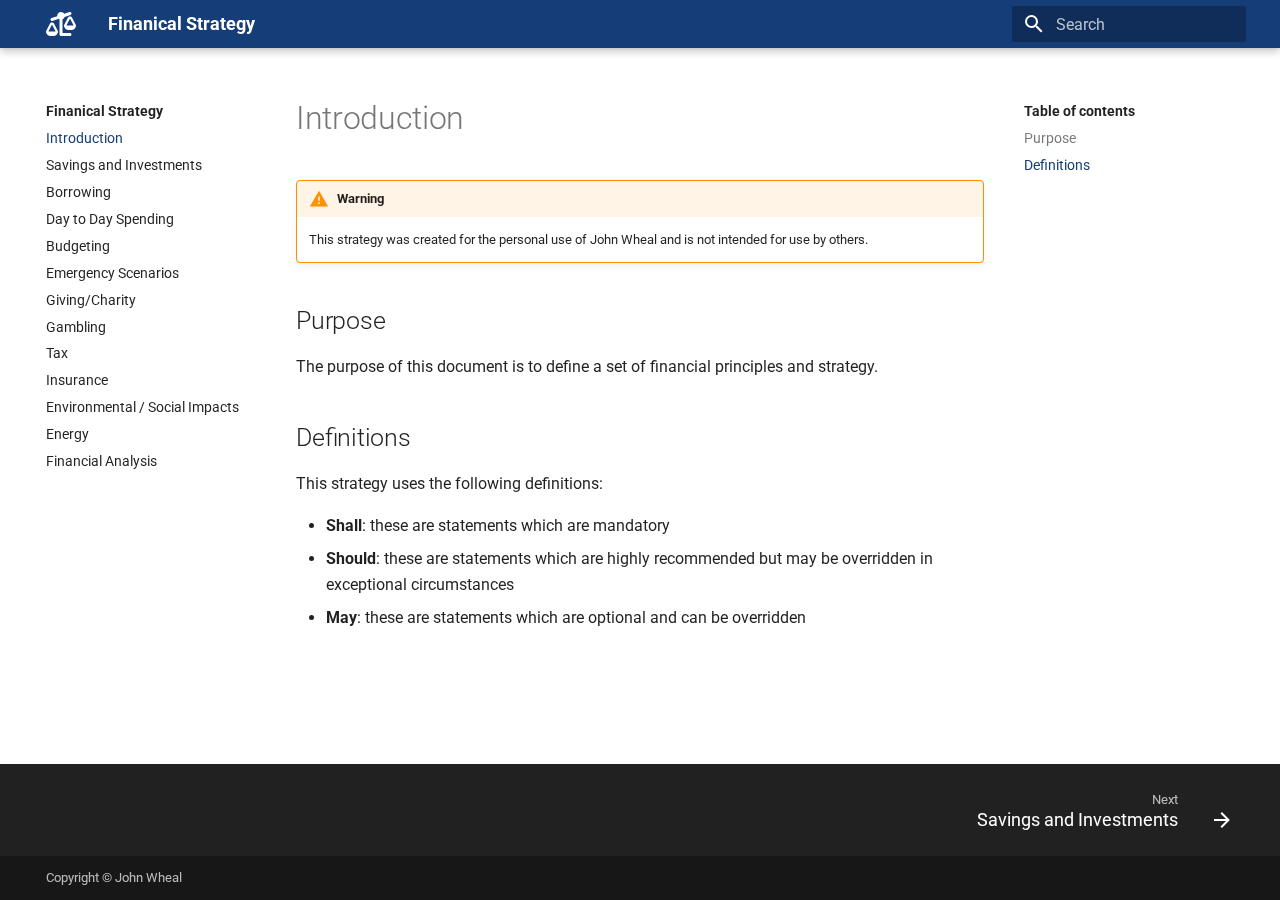
<file: index.html>
<!doctype html>
<html lang="en" class="no-js">
  <head>
    
      <meta charset="utf-8">
      <meta name="viewport" content="width=device-width,initial-scale=1">
      
      
      
      <link rel="icon" href="assets/images/favicon.png">
      <meta name="generator" content="mkdocs-1.4.2, mkdocs-material-8.5.10">
    
    
      
        <title>Finanical Strategy</title>
      
    
    
      <link rel="stylesheet" href="assets/stylesheets/main.975780f9.min.css">
      
        
        <link rel="stylesheet" href="assets/stylesheets/palette.2505c338.min.css">
        
      
      

    
    
    
      
        
        
        <link rel="preconnect" href="https://fonts.gstatic.com" crossorigin>
        <link rel="stylesheet" href="https://fonts.googleapis.com/css?family=Roboto:300,300i,400,400i,700,700i%7CRoboto+Mono:400,400i,700,700i&display=fallback">
        <style>:root{--md-text-font:"Roboto";--md-code-font:"Roboto Mono"}</style>
      
    
    
      <link rel="stylesheet" href="stylesheets/extra.css">
    
    <script>__md_scope=new URL(".",location),__md_hash=e=>[...e].reduce((e,_)=>(e<<5)-e+_.charCodeAt(0),0),__md_get=(e,_=localStorage,t=__md_scope)=>JSON.parse(_.getItem(t.pathname+"."+e)),__md_set=(e,_,t=localStorage,a=__md_scope)=>{try{t.setItem(a.pathname+"."+e,JSON.stringify(_))}catch(e){}}</script>
    
      

    
    
    
  </head>
  
  
    
    
    
    
    
    <body dir="ltr" data-md-color-scheme="default" data-md-color-primary="None" data-md-color-accent="None">
  
    
    
    <input class="md-toggle" data-md-toggle="drawer" type="checkbox" id="__drawer" autocomplete="off">
    <input class="md-toggle" data-md-toggle="search" type="checkbox" id="__search" autocomplete="off">
    <label class="md-overlay" for="__drawer"></label>
    <div data-md-component="skip">
      
        
        <a href="#introduction" class="md-skip">
          Skip to content
        </a>
      
    </div>
    <div data-md-component="announce">
      
    </div>
    
    
      

<header class="md-header" data-md-component="header">
  <nav class="md-header__inner md-grid" aria-label="Header">
    <a href="." title="Finanical Strategy" class="md-header__button md-logo" aria-label="Finanical Strategy" data-md-component="logo">
      
  
  <svg xmlns="http://www.w3.org/2000/svg" viewBox="0 0 640 512"><!--! Font Awesome Free 6.2.1 by @fontawesome - https://fontawesome.com License - https://fontawesome.com/license/free (Icons: CC BY 4.0, Fonts: SIL OFL 1.1, Code: MIT License) Copyright 2022 Fonticons, Inc.--><path d="M522.1 62.4c16.8-5.6 25.8-23.7 20.2-40.5S518.6-3.9 501.9 1.6l-113 37.7C375 15.8 349.3 0 320 0c-44.2 0-80 35.8-80 80 0 3 .2 5.9.5 8.8l-122.6 40.8c-16.8 5.6-25.8 23.7-20.2 40.5s23.7 25.8 40.5 20.2l135.5-45.2c4.5 3.2 9.3 5.9 14.4 8.2V480c0 17.7 14.3 32 32 32H512c17.7 0 32-14.3 32-32s-14.3-32-32-32H352V153.3c21-9.2 37.2-27 44.2-49l125.9-42zm-396.3 211c.4-.8 1.3-1.3 2.2-1.3s1.7.5 2.2 1.3L204.9 416H51.1l74.7-142.7zM128 224c-18.8 0-36 10.4-44.7 27L5.5 399.5c-3.1 5.8-6.1 14-5.5 23.8.7 12.1 4.8 35.2 24.8 55.1C45.1 498.6 77.8 512 128 512s82.9-13.4 103.2-33.5c20-20 24.2-43 24.8-55.1.6-9.8-2.5-18-5.5-23.8L172.7 251c-8.7-16.6-25.9-27-44.7-27zm384-80c.9 0 1.7.5 2.2 1.3L588.9 288H435.1l74.7-142.7c.4-.8 1.3-1.3 2.2-1.3zm-44.7-21-77.8 148.5c-3.1 5.8-6.1 14-5.5 23.8.7 12.1 4.8 35.2 24.8 55.1 20.3 20.2 53 33.6 103.2 33.6s82.9-13.4 103.2-33.5c20-20 24.2-43 24.8-55.1.6-9.8-2.5-18-5.5-23.8L556.7 123c-8.7-16.6-25.9-27-44.7-27s-36 10.4-44.7 27z"/></svg>

    </a>
    <label class="md-header__button md-icon" for="__drawer">
      <svg xmlns="http://www.w3.org/2000/svg" viewBox="0 0 24 24"><path d="M3 6h18v2H3V6m0 5h18v2H3v-2m0 5h18v2H3v-2Z"/></svg>
    </label>
    <div class="md-header__title" data-md-component="header-title">
      <div class="md-header__ellipsis">
        <div class="md-header__topic">
          <span class="md-ellipsis">
            Finanical Strategy
          </span>
        </div>
        <div class="md-header__topic" data-md-component="header-topic">
          <span class="md-ellipsis">
            
              Introduction
            
          </span>
        </div>
      </div>
    </div>
    
    
    
      <label class="md-header__button md-icon" for="__search">
        <svg xmlns="http://www.w3.org/2000/svg" viewBox="0 0 24 24"><path d="M9.5 3A6.5 6.5 0 0 1 16 9.5c0 1.61-.59 3.09-1.56 4.23l.27.27h.79l5 5-1.5 1.5-5-5v-.79l-.27-.27A6.516 6.516 0 0 1 9.5 16 6.5 6.5 0 0 1 3 9.5 6.5 6.5 0 0 1 9.5 3m0 2C7 5 5 7 5 9.5S7 14 9.5 14 14 12 14 9.5 12 5 9.5 5Z"/></svg>
      </label>
      <div class="md-search" data-md-component="search" role="dialog">
  <label class="md-search__overlay" for="__search"></label>
  <div class="md-search__inner" role="search">
    <form class="md-search__form" name="search">
      <input type="text" class="md-search__input" name="query" aria-label="Search" placeholder="Search" autocapitalize="off" autocorrect="off" autocomplete="off" spellcheck="false" data-md-component="search-query" required>
      <label class="md-search__icon md-icon" for="__search">
        <svg xmlns="http://www.w3.org/2000/svg" viewBox="0 0 24 24"><path d="M9.5 3A6.5 6.5 0 0 1 16 9.5c0 1.61-.59 3.09-1.56 4.23l.27.27h.79l5 5-1.5 1.5-5-5v-.79l-.27-.27A6.516 6.516 0 0 1 9.5 16 6.5 6.5 0 0 1 3 9.5 6.5 6.5 0 0 1 9.5 3m0 2C7 5 5 7 5 9.5S7 14 9.5 14 14 12 14 9.5 12 5 9.5 5Z"/></svg>
        <svg xmlns="http://www.w3.org/2000/svg" viewBox="0 0 24 24"><path d="M20 11v2H8l5.5 5.5-1.42 1.42L4.16 12l7.92-7.92L13.5 5.5 8 11h12Z"/></svg>
      </label>
      <nav class="md-search__options" aria-label="Search">
        
        <button type="reset" class="md-search__icon md-icon" title="Clear" aria-label="Clear" tabindex="-1">
          <svg xmlns="http://www.w3.org/2000/svg" viewBox="0 0 24 24"><path d="M19 6.41 17.59 5 12 10.59 6.41 5 5 6.41 10.59 12 5 17.59 6.41 19 12 13.41 17.59 19 19 17.59 13.41 12 19 6.41Z"/></svg>
        </button>
      </nav>
      
    </form>
    <div class="md-search__output">
      <div class="md-search__scrollwrap" data-md-scrollfix>
        <div class="md-search-result" data-md-component="search-result">
          <div class="md-search-result__meta">
            Initializing search
          </div>
          <ol class="md-search-result__list"></ol>
        </div>
      </div>
    </div>
  </div>
</div>
    
    
  </nav>
  
</header>
    
    <div class="md-container" data-md-component="container">
      
      
        
          
        
      
      <main class="md-main" data-md-component="main">
        <div class="md-main__inner md-grid">
          
            
              
              <div class="md-sidebar md-sidebar--primary" data-md-component="sidebar" data-md-type="navigation" >
                <div class="md-sidebar__scrollwrap">
                  <div class="md-sidebar__inner">
                    


<nav class="md-nav md-nav--primary" aria-label="Navigation" data-md-level="0">
  <label class="md-nav__title" for="__drawer">
    <a href="." title="Finanical Strategy" class="md-nav__button md-logo" aria-label="Finanical Strategy" data-md-component="logo">
      
  
  <svg xmlns="http://www.w3.org/2000/svg" viewBox="0 0 640 512"><!--! Font Awesome Free 6.2.1 by @fontawesome - https://fontawesome.com License - https://fontawesome.com/license/free (Icons: CC BY 4.0, Fonts: SIL OFL 1.1, Code: MIT License) Copyright 2022 Fonticons, Inc.--><path d="M522.1 62.4c16.8-5.6 25.8-23.7 20.2-40.5S518.6-3.9 501.9 1.6l-113 37.7C375 15.8 349.3 0 320 0c-44.2 0-80 35.8-80 80 0 3 .2 5.9.5 8.8l-122.6 40.8c-16.8 5.6-25.8 23.7-20.2 40.5s23.7 25.8 40.5 20.2l135.5-45.2c4.5 3.2 9.3 5.9 14.4 8.2V480c0 17.7 14.3 32 32 32H512c17.7 0 32-14.3 32-32s-14.3-32-32-32H352V153.3c21-9.2 37.2-27 44.2-49l125.9-42zm-396.3 211c.4-.8 1.3-1.3 2.2-1.3s1.7.5 2.2 1.3L204.9 416H51.1l74.7-142.7zM128 224c-18.8 0-36 10.4-44.7 27L5.5 399.5c-3.1 5.8-6.1 14-5.5 23.8.7 12.1 4.8 35.2 24.8 55.1C45.1 498.6 77.8 512 128 512s82.9-13.4 103.2-33.5c20-20 24.2-43 24.8-55.1.6-9.8-2.5-18-5.5-23.8L172.7 251c-8.7-16.6-25.9-27-44.7-27zm384-80c.9 0 1.7.5 2.2 1.3L588.9 288H435.1l74.7-142.7c.4-.8 1.3-1.3 2.2-1.3zm-44.7-21-77.8 148.5c-3.1 5.8-6.1 14-5.5 23.8.7 12.1 4.8 35.2 24.8 55.1 20.3 20.2 53 33.6 103.2 33.6s82.9-13.4 103.2-33.5c20-20 24.2-43 24.8-55.1.6-9.8-2.5-18-5.5-23.8L556.7 123c-8.7-16.6-25.9-27-44.7-27s-36 10.4-44.7 27z"/></svg>

    </a>
    Finanical Strategy
  </label>
  
  <ul class="md-nav__list" data-md-scrollfix>
    
      
      
      

  
  
    
  
  
    <li class="md-nav__item md-nav__item--active">
      
      <input class="md-nav__toggle md-toggle" data-md-toggle="toc" type="checkbox" id="__toc">
      
      
        
      
      
        <label class="md-nav__link md-nav__link--active" for="__toc">
          Introduction
          <span class="md-nav__icon md-icon"></span>
        </label>
      
      <a href="." class="md-nav__link md-nav__link--active">
        Introduction
      </a>
      
        

<nav class="md-nav md-nav--secondary" aria-label="Table of contents">
  
  
  
    
  
  
    <label class="md-nav__title" for="__toc">
      <span class="md-nav__icon md-icon"></span>
      Table of contents
    </label>
    <ul class="md-nav__list" data-md-component="toc" data-md-scrollfix>
      
        <li class="md-nav__item">
  <a href="#purpose" class="md-nav__link">
    Purpose
  </a>
  
</li>
      
        <li class="md-nav__item">
  <a href="#definitions" class="md-nav__link">
    Definitions
  </a>
  
</li>
      
    </ul>
  
</nav>
      
    </li>
  

    
      
      
      

  
  
  
    <li class="md-nav__item">
      <a href="savings/" class="md-nav__link">
        Savings and Investments
      </a>
    </li>
  

    
      
      
      

  
  
  
    <li class="md-nav__item">
      <a href="borrowing/" class="md-nav__link">
        Borrowing
      </a>
    </li>
  

    
      
      
      

  
  
  
    <li class="md-nav__item">
      <a href="day-to-day/" class="md-nav__link">
        Day to Day Spending
      </a>
    </li>
  

    
      
      
      

  
  
  
    <li class="md-nav__item">
      <a href="budgeting/" class="md-nav__link">
        Budgeting
      </a>
    </li>
  

    
      
      
      

  
  
  
    <li class="md-nav__item">
      <a href="emergency/" class="md-nav__link">
        Emergency Scenarios
      </a>
    </li>
  

    
      
      
      

  
  
  
    <li class="md-nav__item">
      <a href="charity/" class="md-nav__link">
        Giving/Charity
      </a>
    </li>
  

    
      
      
      

  
  
  
    <li class="md-nav__item">
      <a href="gambling/" class="md-nav__link">
        Gambling
      </a>
    </li>
  

    
      
      
      

  
  
  
    <li class="md-nav__item">
      <a href="tax/" class="md-nav__link">
        Tax
      </a>
    </li>
  

    
      
      
      

  
  
  
    <li class="md-nav__item">
      <a href="insurance/" class="md-nav__link">
        Insurance
      </a>
    </li>
  

    
      
      
      

  
  
  
    <li class="md-nav__item">
      <a href="environmental/" class="md-nav__link">
        Environmental / Social Impacts
      </a>
    </li>
  

    
      
      
      

  
  
  
    <li class="md-nav__item">
      <a href="energy/" class="md-nav__link">
        Energy
      </a>
    </li>
  

    
      
      
      

  
  
  
    <li class="md-nav__item">
      <a href="analysis/" class="md-nav__link">
        Financial Analysis
      </a>
    </li>
  

    
  </ul>
</nav>
                  </div>
                </div>
              </div>
            
            
              
              <div class="md-sidebar md-sidebar--secondary" data-md-component="sidebar" data-md-type="toc" >
                <div class="md-sidebar__scrollwrap">
                  <div class="md-sidebar__inner">
                    

<nav class="md-nav md-nav--secondary" aria-label="Table of contents">
  
  
  
    
  
  
    <label class="md-nav__title" for="__toc">
      <span class="md-nav__icon md-icon"></span>
      Table of contents
    </label>
    <ul class="md-nav__list" data-md-component="toc" data-md-scrollfix>
      
        <li class="md-nav__item">
  <a href="#purpose" class="md-nav__link">
    Purpose
  </a>
  
</li>
      
        <li class="md-nav__item">
  <a href="#definitions" class="md-nav__link">
    Definitions
  </a>
  
</li>
      
    </ul>
  
</nav>
                  </div>
                </div>
              </div>
            
          
          
            <div class="md-content" data-md-component="content">
              <article class="md-content__inner md-typeset">
                
                  


<h1 id="introduction">Introduction</h1>
<div class="admonition warning">
<p class="admonition-title">Warning</p>
<p>This strategy was created for the personal use of John Wheal and is not intended for use by others.</p>
</div>
<h2 id="purpose">Purpose</h2>
<p>The purpose of this document is to define a set of financial principles and strategy.</p>
<h2 id="definitions">Definitions</h2>
<p>This strategy uses the following definitions:</p>
<ul>
<li><strong>Shall</strong>: these are statements which are mandatory</li>
<li><strong>Should</strong>: these are statements which are highly recommended but may be overridden in exceptional circumstances</li>
<li><strong>May</strong>: these are statements which are optional and can be overridden</li>
</ul>





                
              </article>
            </div>
          
          
        </div>
        
      </main>
      
        <footer class="md-footer">
  
    
    <nav class="md-footer__inner md-grid" aria-label="Footer" >
      
      
        
        <a href="savings/" class="md-footer__link md-footer__link--next" aria-label="Next: Savings and Investments" rel="next">
          <div class="md-footer__title">
            <div class="md-ellipsis">
              <span class="md-footer__direction">
                Next
              </span>
              Savings and Investments
            </div>
          </div>
          <div class="md-footer__button md-icon">
            <svg xmlns="http://www.w3.org/2000/svg" viewBox="0 0 24 24"><path d="M4 11v2h12l-5.5 5.5 1.42 1.42L19.84 12l-7.92-7.92L10.5 5.5 16 11H4Z"/></svg>
          </div>
        </a>
      
    </nav>
  
  <div class="md-footer-meta md-typeset">
    <div class="md-footer-meta__inner md-grid">
      <div class="md-copyright">
  
    <div class="md-copyright__highlight">
      Copyright &copy; John Wheal
    </div>
  
  
</div>
      
    </div>
  </div>
</footer>
      
    </div>
    <div class="md-dialog" data-md-component="dialog">
      <div class="md-dialog__inner md-typeset"></div>
    </div>
    
    <script id="__config" type="application/json">{"base": ".", "features": [], "search": "assets/javascripts/workers/search.16e2a7d4.min.js", "translations": {"clipboard.copied": "Copied to clipboard", "clipboard.copy": "Copy to clipboard", "search.config.lang": "en", "search.config.pipeline": "trimmer, stopWordFilter", "search.config.separator": "[\\s\\-]+", "search.placeholder": "Search", "search.result.more.one": "1 more on this page", "search.result.more.other": "# more on this page", "search.result.none": "No matching documents", "search.result.one": "1 matching document", "search.result.other": "# matching documents", "search.result.placeholder": "Type to start searching", "search.result.term.missing": "Missing", "select.version.title": "Select version"}}</script>
    
    
      <script src="assets/javascripts/bundle.5a2dcb6a.min.js"></script>
      
    
    
  </body>
</html>
</file>
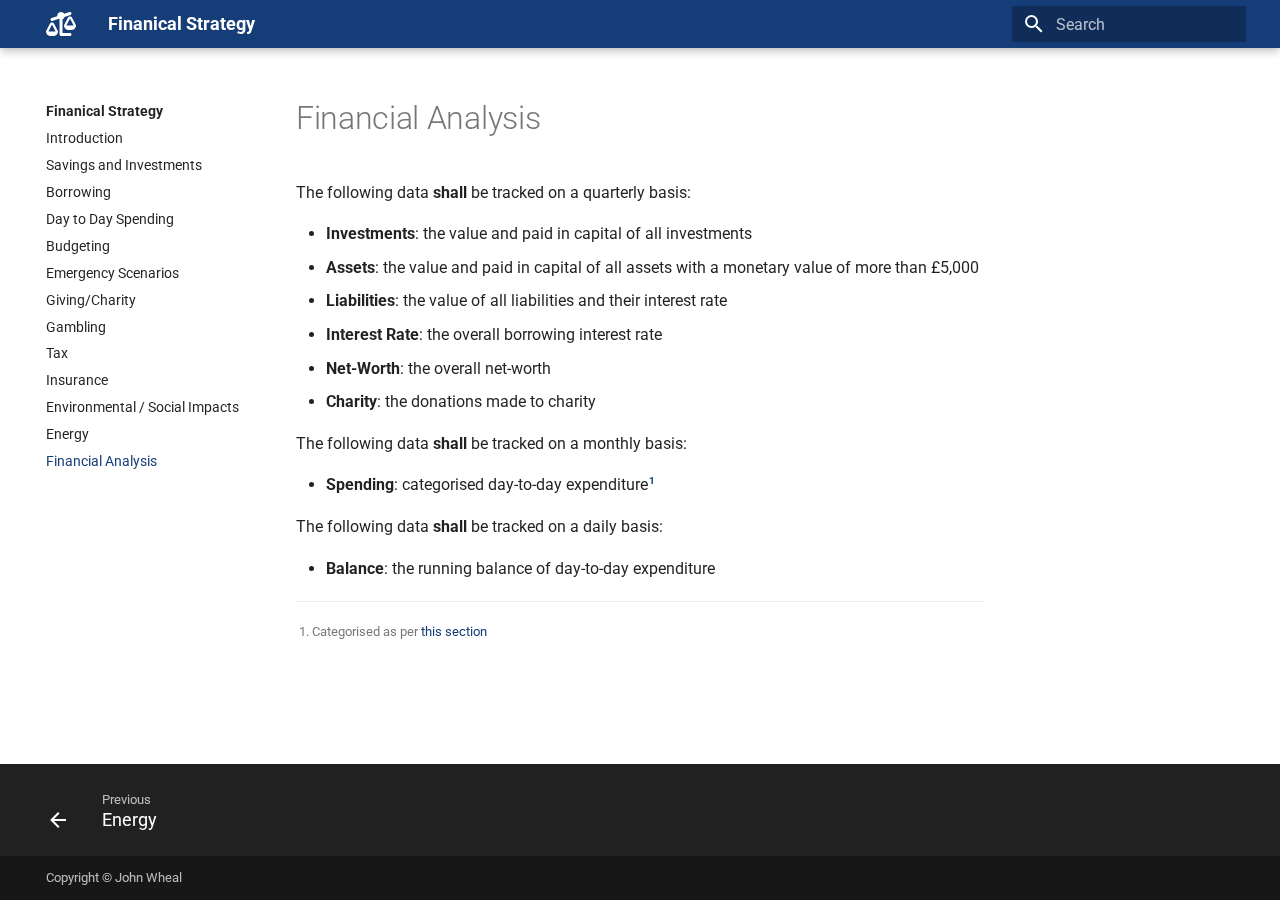
<file: analysis/index.html>
<!doctype html>
<html lang="en" class="no-js">
  <head>
    
      <meta charset="utf-8">
      <meta name="viewport" content="width=device-width,initial-scale=1">
      
      
      
      <link rel="icon" href="../assets/images/favicon.png">
      <meta name="generator" content="mkdocs-1.4.2, mkdocs-material-8.5.10">
    
    
      
        <title>Financial Analysis - Finanical Strategy</title>
      
    
    
      <link rel="stylesheet" href="../assets/stylesheets/main.975780f9.min.css">
      
        
        <link rel="stylesheet" href="../assets/stylesheets/palette.2505c338.min.css">
        
      
      

    
    
    
      
        
        
        <link rel="preconnect" href="https://fonts.gstatic.com" crossorigin>
        <link rel="stylesheet" href="https://fonts.googleapis.com/css?family=Roboto:300,300i,400,400i,700,700i%7CRoboto+Mono:400,400i,700,700i&display=fallback">
        <style>:root{--md-text-font:"Roboto";--md-code-font:"Roboto Mono"}</style>
      
    
    
      <link rel="stylesheet" href="../stylesheets/extra.css">
    
    <script>__md_scope=new URL("..",location),__md_hash=e=>[...e].reduce((e,_)=>(e<<5)-e+_.charCodeAt(0),0),__md_get=(e,_=localStorage,t=__md_scope)=>JSON.parse(_.getItem(t.pathname+"."+e)),__md_set=(e,_,t=localStorage,a=__md_scope)=>{try{t.setItem(a.pathname+"."+e,JSON.stringify(_))}catch(e){}}</script>
    
      

    
    
    
  </head>
  
  
    
    
    
    
    
    <body dir="ltr" data-md-color-scheme="default" data-md-color-primary="None" data-md-color-accent="None">
  
    
    
    <input class="md-toggle" data-md-toggle="drawer" type="checkbox" id="__drawer" autocomplete="off">
    <input class="md-toggle" data-md-toggle="search" type="checkbox" id="__search" autocomplete="off">
    <label class="md-overlay" for="__drawer"></label>
    <div data-md-component="skip">
      
        
        <a href="#financial-analysis" class="md-skip">
          Skip to content
        </a>
      
    </div>
    <div data-md-component="announce">
      
    </div>
    
    
      

<header class="md-header" data-md-component="header">
  <nav class="md-header__inner md-grid" aria-label="Header">
    <a href=".." title="Finanical Strategy" class="md-header__button md-logo" aria-label="Finanical Strategy" data-md-component="logo">
      
  
  <svg xmlns="http://www.w3.org/2000/svg" viewBox="0 0 640 512"><!--! Font Awesome Free 6.2.1 by @fontawesome - https://fontawesome.com License - https://fontawesome.com/license/free (Icons: CC BY 4.0, Fonts: SIL OFL 1.1, Code: MIT License) Copyright 2022 Fonticons, Inc.--><path d="M522.1 62.4c16.8-5.6 25.8-23.7 20.2-40.5S518.6-3.9 501.9 1.6l-113 37.7C375 15.8 349.3 0 320 0c-44.2 0-80 35.8-80 80 0 3 .2 5.9.5 8.8l-122.6 40.8c-16.8 5.6-25.8 23.7-20.2 40.5s23.7 25.8 40.5 20.2l135.5-45.2c4.5 3.2 9.3 5.9 14.4 8.2V480c0 17.7 14.3 32 32 32H512c17.7 0 32-14.3 32-32s-14.3-32-32-32H352V153.3c21-9.2 37.2-27 44.2-49l125.9-42zm-396.3 211c.4-.8 1.3-1.3 2.2-1.3s1.7.5 2.2 1.3L204.9 416H51.1l74.7-142.7zM128 224c-18.8 0-36 10.4-44.7 27L5.5 399.5c-3.1 5.8-6.1 14-5.5 23.8.7 12.1 4.8 35.2 24.8 55.1C45.1 498.6 77.8 512 128 512s82.9-13.4 103.2-33.5c20-20 24.2-43 24.8-55.1.6-9.8-2.5-18-5.5-23.8L172.7 251c-8.7-16.6-25.9-27-44.7-27zm384-80c.9 0 1.7.5 2.2 1.3L588.9 288H435.1l74.7-142.7c.4-.8 1.3-1.3 2.2-1.3zm-44.7-21-77.8 148.5c-3.1 5.8-6.1 14-5.5 23.8.7 12.1 4.8 35.2 24.8 55.1 20.3 20.2 53 33.6 103.2 33.6s82.9-13.4 103.2-33.5c20-20 24.2-43 24.8-55.1.6-9.8-2.5-18-5.5-23.8L556.7 123c-8.7-16.6-25.9-27-44.7-27s-36 10.4-44.7 27z"/></svg>

    </a>
    <label class="md-header__button md-icon" for="__drawer">
      <svg xmlns="http://www.w3.org/2000/svg" viewBox="0 0 24 24"><path d="M3 6h18v2H3V6m0 5h18v2H3v-2m0 5h18v2H3v-2Z"/></svg>
    </label>
    <div class="md-header__title" data-md-component="header-title">
      <div class="md-header__ellipsis">
        <div class="md-header__topic">
          <span class="md-ellipsis">
            Finanical Strategy
          </span>
        </div>
        <div class="md-header__topic" data-md-component="header-topic">
          <span class="md-ellipsis">
            
              Financial Analysis
            
          </span>
        </div>
      </div>
    </div>
    
    
    
      <label class="md-header__button md-icon" for="__search">
        <svg xmlns="http://www.w3.org/2000/svg" viewBox="0 0 24 24"><path d="M9.5 3A6.5 6.5 0 0 1 16 9.5c0 1.61-.59 3.09-1.56 4.23l.27.27h.79l5 5-1.5 1.5-5-5v-.79l-.27-.27A6.516 6.516 0 0 1 9.5 16 6.5 6.5 0 0 1 3 9.5 6.5 6.5 0 0 1 9.5 3m0 2C7 5 5 7 5 9.5S7 14 9.5 14 14 12 14 9.5 12 5 9.5 5Z"/></svg>
      </label>
      <div class="md-search" data-md-component="search" role="dialog">
  <label class="md-search__overlay" for="__search"></label>
  <div class="md-search__inner" role="search">
    <form class="md-search__form" name="search">
      <input type="text" class="md-search__input" name="query" aria-label="Search" placeholder="Search" autocapitalize="off" autocorrect="off" autocomplete="off" spellcheck="false" data-md-component="search-query" required>
      <label class="md-search__icon md-icon" for="__search">
        <svg xmlns="http://www.w3.org/2000/svg" viewBox="0 0 24 24"><path d="M9.5 3A6.5 6.5 0 0 1 16 9.5c0 1.61-.59 3.09-1.56 4.23l.27.27h.79l5 5-1.5 1.5-5-5v-.79l-.27-.27A6.516 6.516 0 0 1 9.5 16 6.5 6.5 0 0 1 3 9.5 6.5 6.5 0 0 1 9.5 3m0 2C7 5 5 7 5 9.5S7 14 9.5 14 14 12 14 9.5 12 5 9.5 5Z"/></svg>
        <svg xmlns="http://www.w3.org/2000/svg" viewBox="0 0 24 24"><path d="M20 11v2H8l5.5 5.5-1.42 1.42L4.16 12l7.92-7.92L13.5 5.5 8 11h12Z"/></svg>
      </label>
      <nav class="md-search__options" aria-label="Search">
        
        <button type="reset" class="md-search__icon md-icon" title="Clear" aria-label="Clear" tabindex="-1">
          <svg xmlns="http://www.w3.org/2000/svg" viewBox="0 0 24 24"><path d="M19 6.41 17.59 5 12 10.59 6.41 5 5 6.41 10.59 12 5 17.59 6.41 19 12 13.41 17.59 19 19 17.59 13.41 12 19 6.41Z"/></svg>
        </button>
      </nav>
      
    </form>
    <div class="md-search__output">
      <div class="md-search__scrollwrap" data-md-scrollfix>
        <div class="md-search-result" data-md-component="search-result">
          <div class="md-search-result__meta">
            Initializing search
          </div>
          <ol class="md-search-result__list"></ol>
        </div>
      </div>
    </div>
  </div>
</div>
    
    
  </nav>
  
</header>
    
    <div class="md-container" data-md-component="container">
      
      
        
          
        
      
      <main class="md-main" data-md-component="main">
        <div class="md-main__inner md-grid">
          
            
              
              <div class="md-sidebar md-sidebar--primary" data-md-component="sidebar" data-md-type="navigation" >
                <div class="md-sidebar__scrollwrap">
                  <div class="md-sidebar__inner">
                    


<nav class="md-nav md-nav--primary" aria-label="Navigation" data-md-level="0">
  <label class="md-nav__title" for="__drawer">
    <a href=".." title="Finanical Strategy" class="md-nav__button md-logo" aria-label="Finanical Strategy" data-md-component="logo">
      
  
  <svg xmlns="http://www.w3.org/2000/svg" viewBox="0 0 640 512"><!--! Font Awesome Free 6.2.1 by @fontawesome - https://fontawesome.com License - https://fontawesome.com/license/free (Icons: CC BY 4.0, Fonts: SIL OFL 1.1, Code: MIT License) Copyright 2022 Fonticons, Inc.--><path d="M522.1 62.4c16.8-5.6 25.8-23.7 20.2-40.5S518.6-3.9 501.9 1.6l-113 37.7C375 15.8 349.3 0 320 0c-44.2 0-80 35.8-80 80 0 3 .2 5.9.5 8.8l-122.6 40.8c-16.8 5.6-25.8 23.7-20.2 40.5s23.7 25.8 40.5 20.2l135.5-45.2c4.5 3.2 9.3 5.9 14.4 8.2V480c0 17.7 14.3 32 32 32H512c17.7 0 32-14.3 32-32s-14.3-32-32-32H352V153.3c21-9.2 37.2-27 44.2-49l125.9-42zm-396.3 211c.4-.8 1.3-1.3 2.2-1.3s1.7.5 2.2 1.3L204.9 416H51.1l74.7-142.7zM128 224c-18.8 0-36 10.4-44.7 27L5.5 399.5c-3.1 5.8-6.1 14-5.5 23.8.7 12.1 4.8 35.2 24.8 55.1C45.1 498.6 77.8 512 128 512s82.9-13.4 103.2-33.5c20-20 24.2-43 24.8-55.1.6-9.8-2.5-18-5.5-23.8L172.7 251c-8.7-16.6-25.9-27-44.7-27zm384-80c.9 0 1.7.5 2.2 1.3L588.9 288H435.1l74.7-142.7c.4-.8 1.3-1.3 2.2-1.3zm-44.7-21-77.8 148.5c-3.1 5.8-6.1 14-5.5 23.8.7 12.1 4.8 35.2 24.8 55.1 20.3 20.2 53 33.6 103.2 33.6s82.9-13.4 103.2-33.5c20-20 24.2-43 24.8-55.1.6-9.8-2.5-18-5.5-23.8L556.7 123c-8.7-16.6-25.9-27-44.7-27s-36 10.4-44.7 27z"/></svg>

    </a>
    Finanical Strategy
  </label>
  
  <ul class="md-nav__list" data-md-scrollfix>
    
      
      
      

  
  
  
    <li class="md-nav__item">
      <a href=".." class="md-nav__link">
        Introduction
      </a>
    </li>
  

    
      
      
      

  
  
  
    <li class="md-nav__item">
      <a href="../savings/" class="md-nav__link">
        Savings and Investments
      </a>
    </li>
  

    
      
      
      

  
  
  
    <li class="md-nav__item">
      <a href="../borrowing/" class="md-nav__link">
        Borrowing
      </a>
    </li>
  

    
      
      
      

  
  
  
    <li class="md-nav__item">
      <a href="../day-to-day/" class="md-nav__link">
        Day to Day Spending
      </a>
    </li>
  

    
      
      
      

  
  
  
    <li class="md-nav__item">
      <a href="../budgeting/" class="md-nav__link">
        Budgeting
      </a>
    </li>
  

    
      
      
      

  
  
  
    <li class="md-nav__item">
      <a href="../emergency/" class="md-nav__link">
        Emergency Scenarios
      </a>
    </li>
  

    
      
      
      

  
  
  
    <li class="md-nav__item">
      <a href="../charity/" class="md-nav__link">
        Giving/Charity
      </a>
    </li>
  

    
      
      
      

  
  
  
    <li class="md-nav__item">
      <a href="../gambling/" class="md-nav__link">
        Gambling
      </a>
    </li>
  

    
      
      
      

  
  
  
    <li class="md-nav__item">
      <a href="../tax/" class="md-nav__link">
        Tax
      </a>
    </li>
  

    
      
      
      

  
  
  
    <li class="md-nav__item">
      <a href="../insurance/" class="md-nav__link">
        Insurance
      </a>
    </li>
  

    
      
      
      

  
  
  
    <li class="md-nav__item">
      <a href="../environmental/" class="md-nav__link">
        Environmental / Social Impacts
      </a>
    </li>
  

    
      
      
      

  
  
  
    <li class="md-nav__item">
      <a href="../energy/" class="md-nav__link">
        Energy
      </a>
    </li>
  

    
      
      
      

  
  
    
  
  
    <li class="md-nav__item md-nav__item--active">
      
      <input class="md-nav__toggle md-toggle" data-md-toggle="toc" type="checkbox" id="__toc">
      
      
        
      
      
      <a href="./" class="md-nav__link md-nav__link--active">
        Financial Analysis
      </a>
      
    </li>
  

    
  </ul>
</nav>
                  </div>
                </div>
              </div>
            
            
              
              <div class="md-sidebar md-sidebar--secondary" data-md-component="sidebar" data-md-type="toc" >
                <div class="md-sidebar__scrollwrap">
                  <div class="md-sidebar__inner">
                    

<nav class="md-nav md-nav--secondary" aria-label="Table of contents">
  
  
  
    
  
  
</nav>
                  </div>
                </div>
              </div>
            
          
          
            <div class="md-content" data-md-component="content">
              <article class="md-content__inner md-typeset">
                
                  


<h1 id="financial-analysis">Financial Analysis</h1>
<p>The following data <strong>shall</strong> be tracked on a quarterly basis:</p>
<ul>
<li><strong>Investments</strong>: the value and paid in capital of all investments</li>
<li><strong>Assets</strong>: the value and paid in capital of all assets with a monetary value of more than £5,000</li>
<li><strong>Liabilities</strong>: the value of all liabilities and their interest rate</li>
<li><strong>Interest Rate</strong>: the overall borrowing interest rate</li>
<li><strong>Net-Worth</strong>: the overall net-worth</li>
<li><strong>Charity</strong>: the donations made to charity</li>
</ul>
<p>The following data <strong>shall</strong> be tracked on a monthly basis:</p>
<ul>
<li><strong>Spending</strong>: categorised day-to-day expenditure<sup id="fnref:1"><a class="footnote-ref" href="#fn:1">1</a></sup></li>
</ul>
<p>The following data <strong>shall</strong> be tracked on a daily basis:</p>
<ul>
<li><strong>Balance</strong>: the running balance of day-to-day expenditure</li>
</ul>
<div class="footnote">
<hr />
<ol>
<li id="fn:1">
<p>Categorised as per <a href="/day-to-day/#categorisation-of-expenditure">this section</a>&#160;<a class="footnote-backref" href="#fnref:1" title="Jump back to footnote 1 in the text">&#8617;</a></p>
</li>
</ol>
</div>





                
              </article>
            </div>
          
          
        </div>
        
      </main>
      
        <footer class="md-footer">
  
    
    <nav class="md-footer__inner md-grid" aria-label="Footer" >
      
        
        <a href="../energy/" class="md-footer__link md-footer__link--prev" aria-label="Previous: Energy" rel="prev">
          <div class="md-footer__button md-icon">
            <svg xmlns="http://www.w3.org/2000/svg" viewBox="0 0 24 24"><path d="M20 11v2H8l5.5 5.5-1.42 1.42L4.16 12l7.92-7.92L13.5 5.5 8 11h12Z"/></svg>
          </div>
          <div class="md-footer__title">
            <div class="md-ellipsis">
              <span class="md-footer__direction">
                Previous
              </span>
              Energy
            </div>
          </div>
        </a>
      
      
    </nav>
  
  <div class="md-footer-meta md-typeset">
    <div class="md-footer-meta__inner md-grid">
      <div class="md-copyright">
  
    <div class="md-copyright__highlight">
      Copyright &copy; John Wheal
    </div>
  
  
</div>
      
    </div>
  </div>
</footer>
      
    </div>
    <div class="md-dialog" data-md-component="dialog">
      <div class="md-dialog__inner md-typeset"></div>
    </div>
    
    <script id="__config" type="application/json">{"base": "..", "features": [], "search": "../assets/javascripts/workers/search.16e2a7d4.min.js", "translations": {"clipboard.copied": "Copied to clipboard", "clipboard.copy": "Copy to clipboard", "search.config.lang": "en", "search.config.pipeline": "trimmer, stopWordFilter", "search.config.separator": "[\\s\\-]+", "search.placeholder": "Search", "search.result.more.one": "1 more on this page", "search.result.more.other": "# more on this page", "search.result.none": "No matching documents", "search.result.one": "1 matching document", "search.result.other": "# matching documents", "search.result.placeholder": "Type to start searching", "search.result.term.missing": "Missing", "select.version.title": "Select version"}}</script>
    
    
      <script src="../assets/javascripts/bundle.5a2dcb6a.min.js"></script>
      
    
    
  </body>
</html>
</file>
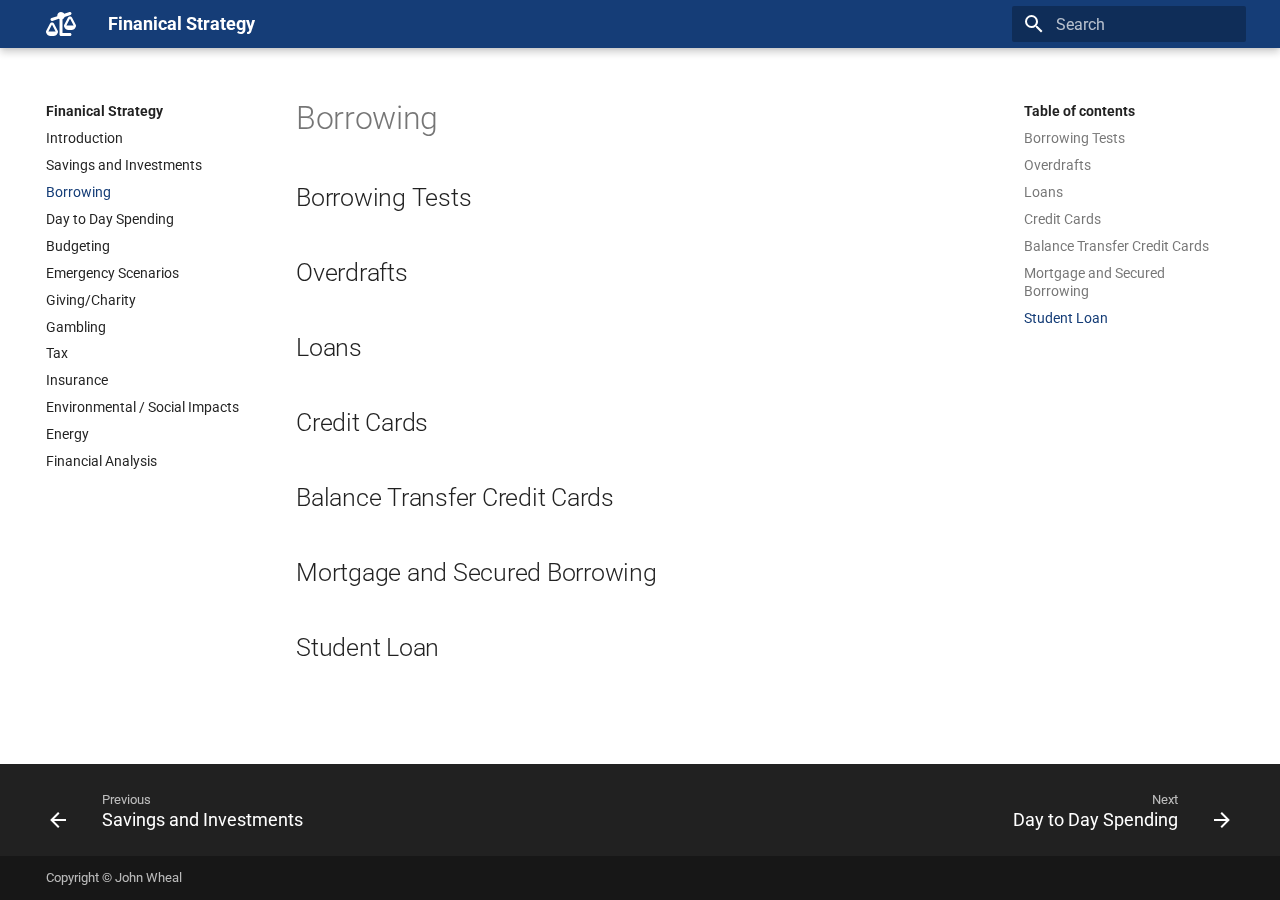
<file: borrowing/index.html>
<!doctype html>
<html lang="en" class="no-js">
  <head>
    
      <meta charset="utf-8">
      <meta name="viewport" content="width=device-width,initial-scale=1">
      
      
      
      <link rel="icon" href="../assets/images/favicon.png">
      <meta name="generator" content="mkdocs-1.4.2, mkdocs-material-8.5.10">
    
    
      
        <title>Borrowing - Finanical Strategy</title>
      
    
    
      <link rel="stylesheet" href="../assets/stylesheets/main.975780f9.min.css">
      
        
        <link rel="stylesheet" href="../assets/stylesheets/palette.2505c338.min.css">
        
      
      

    
    
    
      
        
        
        <link rel="preconnect" href="https://fonts.gstatic.com" crossorigin>
        <link rel="stylesheet" href="https://fonts.googleapis.com/css?family=Roboto:300,300i,400,400i,700,700i%7CRoboto+Mono:400,400i,700,700i&display=fallback">
        <style>:root{--md-text-font:"Roboto";--md-code-font:"Roboto Mono"}</style>
      
    
    
      <link rel="stylesheet" href="../stylesheets/extra.css">
    
    <script>__md_scope=new URL("..",location),__md_hash=e=>[...e].reduce((e,_)=>(e<<5)-e+_.charCodeAt(0),0),__md_get=(e,_=localStorage,t=__md_scope)=>JSON.parse(_.getItem(t.pathname+"."+e)),__md_set=(e,_,t=localStorage,a=__md_scope)=>{try{t.setItem(a.pathname+"."+e,JSON.stringify(_))}catch(e){}}</script>
    
      

    
    
    
  </head>
  
  
    
    
    
    
    
    <body dir="ltr" data-md-color-scheme="default" data-md-color-primary="None" data-md-color-accent="None">
  
    
    
    <input class="md-toggle" data-md-toggle="drawer" type="checkbox" id="__drawer" autocomplete="off">
    <input class="md-toggle" data-md-toggle="search" type="checkbox" id="__search" autocomplete="off">
    <label class="md-overlay" for="__drawer"></label>
    <div data-md-component="skip">
      
        
        <a href="#borrowing" class="md-skip">
          Skip to content
        </a>
      
    </div>
    <div data-md-component="announce">
      
    </div>
    
    
      

<header class="md-header" data-md-component="header">
  <nav class="md-header__inner md-grid" aria-label="Header">
    <a href=".." title="Finanical Strategy" class="md-header__button md-logo" aria-label="Finanical Strategy" data-md-component="logo">
      
  
  <svg xmlns="http://www.w3.org/2000/svg" viewBox="0 0 640 512"><!--! Font Awesome Free 6.2.1 by @fontawesome - https://fontawesome.com License - https://fontawesome.com/license/free (Icons: CC BY 4.0, Fonts: SIL OFL 1.1, Code: MIT License) Copyright 2022 Fonticons, Inc.--><path d="M522.1 62.4c16.8-5.6 25.8-23.7 20.2-40.5S518.6-3.9 501.9 1.6l-113 37.7C375 15.8 349.3 0 320 0c-44.2 0-80 35.8-80 80 0 3 .2 5.9.5 8.8l-122.6 40.8c-16.8 5.6-25.8 23.7-20.2 40.5s23.7 25.8 40.5 20.2l135.5-45.2c4.5 3.2 9.3 5.9 14.4 8.2V480c0 17.7 14.3 32 32 32H512c17.7 0 32-14.3 32-32s-14.3-32-32-32H352V153.3c21-9.2 37.2-27 44.2-49l125.9-42zm-396.3 211c.4-.8 1.3-1.3 2.2-1.3s1.7.5 2.2 1.3L204.9 416H51.1l74.7-142.7zM128 224c-18.8 0-36 10.4-44.7 27L5.5 399.5c-3.1 5.8-6.1 14-5.5 23.8.7 12.1 4.8 35.2 24.8 55.1C45.1 498.6 77.8 512 128 512s82.9-13.4 103.2-33.5c20-20 24.2-43 24.8-55.1.6-9.8-2.5-18-5.5-23.8L172.7 251c-8.7-16.6-25.9-27-44.7-27zm384-80c.9 0 1.7.5 2.2 1.3L588.9 288H435.1l74.7-142.7c.4-.8 1.3-1.3 2.2-1.3zm-44.7-21-77.8 148.5c-3.1 5.8-6.1 14-5.5 23.8.7 12.1 4.8 35.2 24.8 55.1 20.3 20.2 53 33.6 103.2 33.6s82.9-13.4 103.2-33.5c20-20 24.2-43 24.8-55.1.6-9.8-2.5-18-5.5-23.8L556.7 123c-8.7-16.6-25.9-27-44.7-27s-36 10.4-44.7 27z"/></svg>

    </a>
    <label class="md-header__button md-icon" for="__drawer">
      <svg xmlns="http://www.w3.org/2000/svg" viewBox="0 0 24 24"><path d="M3 6h18v2H3V6m0 5h18v2H3v-2m0 5h18v2H3v-2Z"/></svg>
    </label>
    <div class="md-header__title" data-md-component="header-title">
      <div class="md-header__ellipsis">
        <div class="md-header__topic">
          <span class="md-ellipsis">
            Finanical Strategy
          </span>
        </div>
        <div class="md-header__topic" data-md-component="header-topic">
          <span class="md-ellipsis">
            
              Borrowing
            
          </span>
        </div>
      </div>
    </div>
    
    
    
      <label class="md-header__button md-icon" for="__search">
        <svg xmlns="http://www.w3.org/2000/svg" viewBox="0 0 24 24"><path d="M9.5 3A6.5 6.5 0 0 1 16 9.5c0 1.61-.59 3.09-1.56 4.23l.27.27h.79l5 5-1.5 1.5-5-5v-.79l-.27-.27A6.516 6.516 0 0 1 9.5 16 6.5 6.5 0 0 1 3 9.5 6.5 6.5 0 0 1 9.5 3m0 2C7 5 5 7 5 9.5S7 14 9.5 14 14 12 14 9.5 12 5 9.5 5Z"/></svg>
      </label>
      <div class="md-search" data-md-component="search" role="dialog">
  <label class="md-search__overlay" for="__search"></label>
  <div class="md-search__inner" role="search">
    <form class="md-search__form" name="search">
      <input type="text" class="md-search__input" name="query" aria-label="Search" placeholder="Search" autocapitalize="off" autocorrect="off" autocomplete="off" spellcheck="false" data-md-component="search-query" required>
      <label class="md-search__icon md-icon" for="__search">
        <svg xmlns="http://www.w3.org/2000/svg" viewBox="0 0 24 24"><path d="M9.5 3A6.5 6.5 0 0 1 16 9.5c0 1.61-.59 3.09-1.56 4.23l.27.27h.79l5 5-1.5 1.5-5-5v-.79l-.27-.27A6.516 6.516 0 0 1 9.5 16 6.5 6.5 0 0 1 3 9.5 6.5 6.5 0 0 1 9.5 3m0 2C7 5 5 7 5 9.5S7 14 9.5 14 14 12 14 9.5 12 5 9.5 5Z"/></svg>
        <svg xmlns="http://www.w3.org/2000/svg" viewBox="0 0 24 24"><path d="M20 11v2H8l5.5 5.5-1.42 1.42L4.16 12l7.92-7.92L13.5 5.5 8 11h12Z"/></svg>
      </label>
      <nav class="md-search__options" aria-label="Search">
        
        <button type="reset" class="md-search__icon md-icon" title="Clear" aria-label="Clear" tabindex="-1">
          <svg xmlns="http://www.w3.org/2000/svg" viewBox="0 0 24 24"><path d="M19 6.41 17.59 5 12 10.59 6.41 5 5 6.41 10.59 12 5 17.59 6.41 19 12 13.41 17.59 19 19 17.59 13.41 12 19 6.41Z"/></svg>
        </button>
      </nav>
      
    </form>
    <div class="md-search__output">
      <div class="md-search__scrollwrap" data-md-scrollfix>
        <div class="md-search-result" data-md-component="search-result">
          <div class="md-search-result__meta">
            Initializing search
          </div>
          <ol class="md-search-result__list"></ol>
        </div>
      </div>
    </div>
  </div>
</div>
    
    
  </nav>
  
</header>
    
    <div class="md-container" data-md-component="container">
      
      
        
          
        
      
      <main class="md-main" data-md-component="main">
        <div class="md-main__inner md-grid">
          
            
              
              <div class="md-sidebar md-sidebar--primary" data-md-component="sidebar" data-md-type="navigation" >
                <div class="md-sidebar__scrollwrap">
                  <div class="md-sidebar__inner">
                    


<nav class="md-nav md-nav--primary" aria-label="Navigation" data-md-level="0">
  <label class="md-nav__title" for="__drawer">
    <a href=".." title="Finanical Strategy" class="md-nav__button md-logo" aria-label="Finanical Strategy" data-md-component="logo">
      
  
  <svg xmlns="http://www.w3.org/2000/svg" viewBox="0 0 640 512"><!--! Font Awesome Free 6.2.1 by @fontawesome - https://fontawesome.com License - https://fontawesome.com/license/free (Icons: CC BY 4.0, Fonts: SIL OFL 1.1, Code: MIT License) Copyright 2022 Fonticons, Inc.--><path d="M522.1 62.4c16.8-5.6 25.8-23.7 20.2-40.5S518.6-3.9 501.9 1.6l-113 37.7C375 15.8 349.3 0 320 0c-44.2 0-80 35.8-80 80 0 3 .2 5.9.5 8.8l-122.6 40.8c-16.8 5.6-25.8 23.7-20.2 40.5s23.7 25.8 40.5 20.2l135.5-45.2c4.5 3.2 9.3 5.9 14.4 8.2V480c0 17.7 14.3 32 32 32H512c17.7 0 32-14.3 32-32s-14.3-32-32-32H352V153.3c21-9.2 37.2-27 44.2-49l125.9-42zm-396.3 211c.4-.8 1.3-1.3 2.2-1.3s1.7.5 2.2 1.3L204.9 416H51.1l74.7-142.7zM128 224c-18.8 0-36 10.4-44.7 27L5.5 399.5c-3.1 5.8-6.1 14-5.5 23.8.7 12.1 4.8 35.2 24.8 55.1C45.1 498.6 77.8 512 128 512s82.9-13.4 103.2-33.5c20-20 24.2-43 24.8-55.1.6-9.8-2.5-18-5.5-23.8L172.7 251c-8.7-16.6-25.9-27-44.7-27zm384-80c.9 0 1.7.5 2.2 1.3L588.9 288H435.1l74.7-142.7c.4-.8 1.3-1.3 2.2-1.3zm-44.7-21-77.8 148.5c-3.1 5.8-6.1 14-5.5 23.8.7 12.1 4.8 35.2 24.8 55.1 20.3 20.2 53 33.6 103.2 33.6s82.9-13.4 103.2-33.5c20-20 24.2-43 24.8-55.1.6-9.8-2.5-18-5.5-23.8L556.7 123c-8.7-16.6-25.9-27-44.7-27s-36 10.4-44.7 27z"/></svg>

    </a>
    Finanical Strategy
  </label>
  
  <ul class="md-nav__list" data-md-scrollfix>
    
      
      
      

  
  
  
    <li class="md-nav__item">
      <a href=".." class="md-nav__link">
        Introduction
      </a>
    </li>
  

    
      
      
      

  
  
  
    <li class="md-nav__item">
      <a href="../savings/" class="md-nav__link">
        Savings and Investments
      </a>
    </li>
  

    
      
      
      

  
  
    
  
  
    <li class="md-nav__item md-nav__item--active">
      
      <input class="md-nav__toggle md-toggle" data-md-toggle="toc" type="checkbox" id="__toc">
      
      
        
      
      
        <label class="md-nav__link md-nav__link--active" for="__toc">
          Borrowing
          <span class="md-nav__icon md-icon"></span>
        </label>
      
      <a href="./" class="md-nav__link md-nav__link--active">
        Borrowing
      </a>
      
        

<nav class="md-nav md-nav--secondary" aria-label="Table of contents">
  
  
  
    
  
  
    <label class="md-nav__title" for="__toc">
      <span class="md-nav__icon md-icon"></span>
      Table of contents
    </label>
    <ul class="md-nav__list" data-md-component="toc" data-md-scrollfix>
      
        <li class="md-nav__item">
  <a href="#borrowing-tests" class="md-nav__link">
    Borrowing Tests
  </a>
  
</li>
      
        <li class="md-nav__item">
  <a href="#overdrafts" class="md-nav__link">
    Overdrafts
  </a>
  
</li>
      
        <li class="md-nav__item">
  <a href="#loans" class="md-nav__link">
    Loans
  </a>
  
</li>
      
        <li class="md-nav__item">
  <a href="#credit-cards" class="md-nav__link">
    Credit Cards
  </a>
  
</li>
      
        <li class="md-nav__item">
  <a href="#balance-transfer-credit-cards" class="md-nav__link">
    Balance Transfer Credit Cards
  </a>
  
</li>
      
        <li class="md-nav__item">
  <a href="#mortgage-and-secured-borrowing" class="md-nav__link">
    Mortgage and Secured Borrowing
  </a>
  
</li>
      
        <li class="md-nav__item">
  <a href="#student-loan" class="md-nav__link">
    Student Loan
  </a>
  
</li>
      
    </ul>
  
</nav>
      
    </li>
  

    
      
      
      

  
  
  
    <li class="md-nav__item">
      <a href="../day-to-day/" class="md-nav__link">
        Day to Day Spending
      </a>
    </li>
  

    
      
      
      

  
  
  
    <li class="md-nav__item">
      <a href="../budgeting/" class="md-nav__link">
        Budgeting
      </a>
    </li>
  

    
      
      
      

  
  
  
    <li class="md-nav__item">
      <a href="../emergency/" class="md-nav__link">
        Emergency Scenarios
      </a>
    </li>
  

    
      
      
      

  
  
  
    <li class="md-nav__item">
      <a href="../charity/" class="md-nav__link">
        Giving/Charity
      </a>
    </li>
  

    
      
      
      

  
  
  
    <li class="md-nav__item">
      <a href="../gambling/" class="md-nav__link">
        Gambling
      </a>
    </li>
  

    
      
      
      

  
  
  
    <li class="md-nav__item">
      <a href="../tax/" class="md-nav__link">
        Tax
      </a>
    </li>
  

    
      
      
      

  
  
  
    <li class="md-nav__item">
      <a href="../insurance/" class="md-nav__link">
        Insurance
      </a>
    </li>
  

    
      
      
      

  
  
  
    <li class="md-nav__item">
      <a href="../environmental/" class="md-nav__link">
        Environmental / Social Impacts
      </a>
    </li>
  

    
      
      
      

  
  
  
    <li class="md-nav__item">
      <a href="../energy/" class="md-nav__link">
        Energy
      </a>
    </li>
  

    
      
      
      

  
  
  
    <li class="md-nav__item">
      <a href="../analysis/" class="md-nav__link">
        Financial Analysis
      </a>
    </li>
  

    
  </ul>
</nav>
                  </div>
                </div>
              </div>
            
            
              
              <div class="md-sidebar md-sidebar--secondary" data-md-component="sidebar" data-md-type="toc" >
                <div class="md-sidebar__scrollwrap">
                  <div class="md-sidebar__inner">
                    

<nav class="md-nav md-nav--secondary" aria-label="Table of contents">
  
  
  
    
  
  
    <label class="md-nav__title" for="__toc">
      <span class="md-nav__icon md-icon"></span>
      Table of contents
    </label>
    <ul class="md-nav__list" data-md-component="toc" data-md-scrollfix>
      
        <li class="md-nav__item">
  <a href="#borrowing-tests" class="md-nav__link">
    Borrowing Tests
  </a>
  
</li>
      
        <li class="md-nav__item">
  <a href="#overdrafts" class="md-nav__link">
    Overdrafts
  </a>
  
</li>
      
        <li class="md-nav__item">
  <a href="#loans" class="md-nav__link">
    Loans
  </a>
  
</li>
      
        <li class="md-nav__item">
  <a href="#credit-cards" class="md-nav__link">
    Credit Cards
  </a>
  
</li>
      
        <li class="md-nav__item">
  <a href="#balance-transfer-credit-cards" class="md-nav__link">
    Balance Transfer Credit Cards
  </a>
  
</li>
      
        <li class="md-nav__item">
  <a href="#mortgage-and-secured-borrowing" class="md-nav__link">
    Mortgage and Secured Borrowing
  </a>
  
</li>
      
        <li class="md-nav__item">
  <a href="#student-loan" class="md-nav__link">
    Student Loan
  </a>
  
</li>
      
    </ul>
  
</nav>
                  </div>
                </div>
              </div>
            
          
          
            <div class="md-content" data-md-component="content">
              <article class="md-content__inner md-typeset">
                
                  


<h1 id="borrowing">Borrowing</h1>
<h2 id="borrowing-tests">Borrowing Tests</h2>
<h2 id="overdrafts">Overdrafts</h2>
<h2 id="loans">Loans</h2>
<h2 id="credit-cards">Credit Cards</h2>
<h2 id="balance-transfer-credit-cards">Balance Transfer Credit Cards</h2>
<h2 id="mortgage-and-secured-borrowing">Mortgage and Secured Borrowing</h2>
<h2 id="student-loan">Student Loan</h2>





                
              </article>
            </div>
          
          
        </div>
        
      </main>
      
        <footer class="md-footer">
  
    
    <nav class="md-footer__inner md-grid" aria-label="Footer" >
      
        
        <a href="../savings/" class="md-footer__link md-footer__link--prev" aria-label="Previous: Savings and Investments" rel="prev">
          <div class="md-footer__button md-icon">
            <svg xmlns="http://www.w3.org/2000/svg" viewBox="0 0 24 24"><path d="M20 11v2H8l5.5 5.5-1.42 1.42L4.16 12l7.92-7.92L13.5 5.5 8 11h12Z"/></svg>
          </div>
          <div class="md-footer__title">
            <div class="md-ellipsis">
              <span class="md-footer__direction">
                Previous
              </span>
              Savings and Investments
            </div>
          </div>
        </a>
      
      
        
        <a href="../day-to-day/" class="md-footer__link md-footer__link--next" aria-label="Next: Day to Day Spending" rel="next">
          <div class="md-footer__title">
            <div class="md-ellipsis">
              <span class="md-footer__direction">
                Next
              </span>
              Day to Day Spending
            </div>
          </div>
          <div class="md-footer__button md-icon">
            <svg xmlns="http://www.w3.org/2000/svg" viewBox="0 0 24 24"><path d="M4 11v2h12l-5.5 5.5 1.42 1.42L19.84 12l-7.92-7.92L10.5 5.5 16 11H4Z"/></svg>
          </div>
        </a>
      
    </nav>
  
  <div class="md-footer-meta md-typeset">
    <div class="md-footer-meta__inner md-grid">
      <div class="md-copyright">
  
    <div class="md-copyright__highlight">
      Copyright &copy; John Wheal
    </div>
  
  
</div>
      
    </div>
  </div>
</footer>
      
    </div>
    <div class="md-dialog" data-md-component="dialog">
      <div class="md-dialog__inner md-typeset"></div>
    </div>
    
    <script id="__config" type="application/json">{"base": "..", "features": [], "search": "../assets/javascripts/workers/search.16e2a7d4.min.js", "translations": {"clipboard.copied": "Copied to clipboard", "clipboard.copy": "Copy to clipboard", "search.config.lang": "en", "search.config.pipeline": "trimmer, stopWordFilter", "search.config.separator": "[\\s\\-]+", "search.placeholder": "Search", "search.result.more.one": "1 more on this page", "search.result.more.other": "# more on this page", "search.result.none": "No matching documents", "search.result.one": "1 matching document", "search.result.other": "# matching documents", "search.result.placeholder": "Type to start searching", "search.result.term.missing": "Missing", "select.version.title": "Select version"}}</script>
    
    
      <script src="../assets/javascripts/bundle.5a2dcb6a.min.js"></script>
      
    
    
  </body>
</html>
</file>
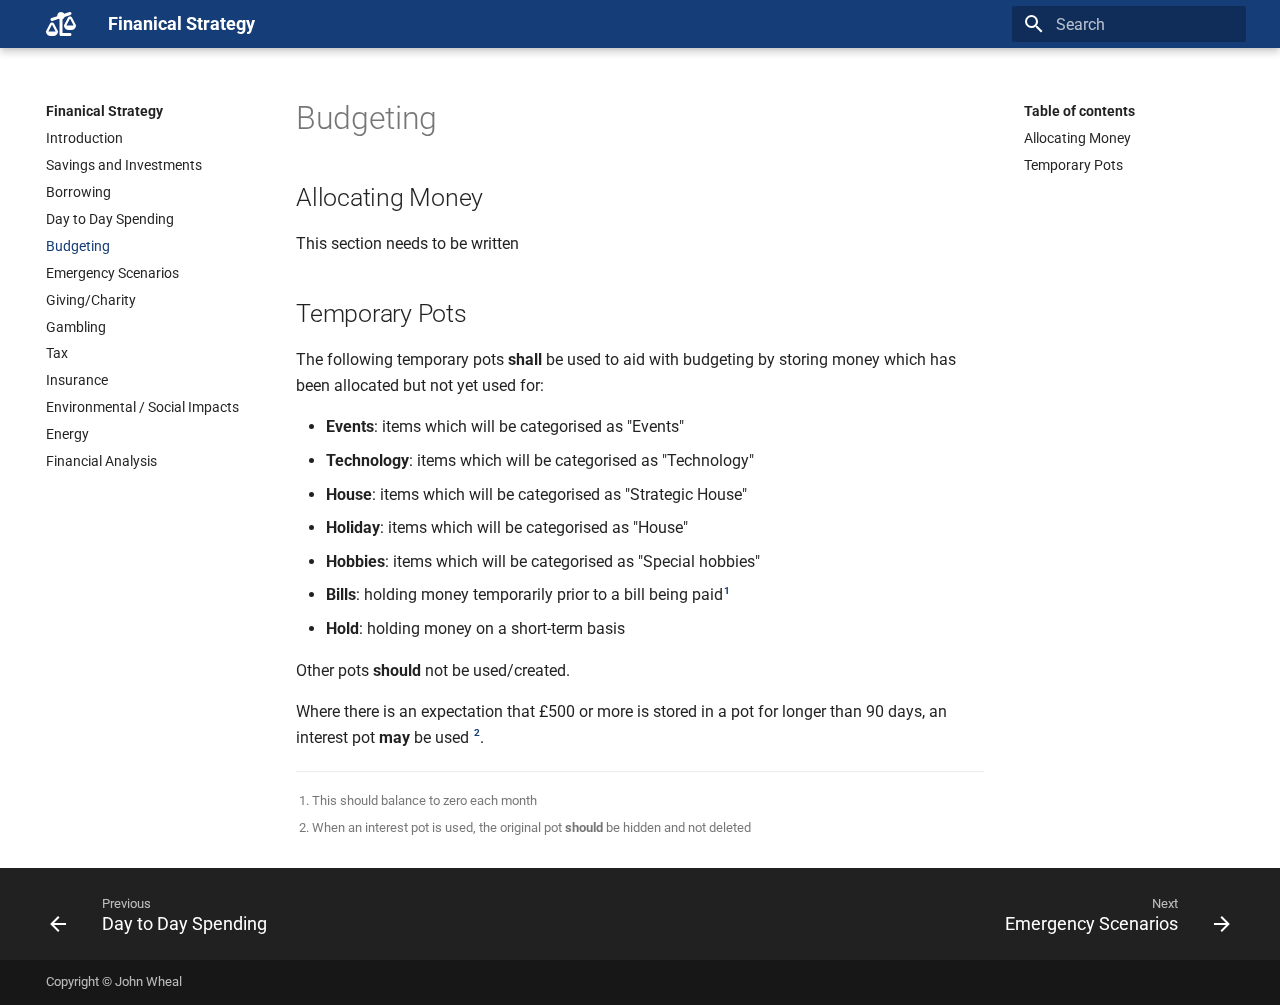
<file: budgeting/index.html>
<!doctype html>
<html lang="en" class="no-js">
  <head>
    
      <meta charset="utf-8">
      <meta name="viewport" content="width=device-width,initial-scale=1">
      
      
      
      <link rel="icon" href="../assets/images/favicon.png">
      <meta name="generator" content="mkdocs-1.4.2, mkdocs-material-8.5.10">
    
    
      
        <title>Budgeting - Finanical Strategy</title>
      
    
    
      <link rel="stylesheet" href="../assets/stylesheets/main.975780f9.min.css">
      
        
        <link rel="stylesheet" href="../assets/stylesheets/palette.2505c338.min.css">
        
      
      

    
    
    
      
        
        
        <link rel="preconnect" href="https://fonts.gstatic.com" crossorigin>
        <link rel="stylesheet" href="https://fonts.googleapis.com/css?family=Roboto:300,300i,400,400i,700,700i%7CRoboto+Mono:400,400i,700,700i&display=fallback">
        <style>:root{--md-text-font:"Roboto";--md-code-font:"Roboto Mono"}</style>
      
    
    
      <link rel="stylesheet" href="../stylesheets/extra.css">
    
    <script>__md_scope=new URL("..",location),__md_hash=e=>[...e].reduce((e,_)=>(e<<5)-e+_.charCodeAt(0),0),__md_get=(e,_=localStorage,t=__md_scope)=>JSON.parse(_.getItem(t.pathname+"."+e)),__md_set=(e,_,t=localStorage,a=__md_scope)=>{try{t.setItem(a.pathname+"."+e,JSON.stringify(_))}catch(e){}}</script>
    
      

    
    
    
  </head>
  
  
    
    
    
    
    
    <body dir="ltr" data-md-color-scheme="default" data-md-color-primary="None" data-md-color-accent="None">
  
    
    
    <input class="md-toggle" data-md-toggle="drawer" type="checkbox" id="__drawer" autocomplete="off">
    <input class="md-toggle" data-md-toggle="search" type="checkbox" id="__search" autocomplete="off">
    <label class="md-overlay" for="__drawer"></label>
    <div data-md-component="skip">
      
        
        <a href="#budgeting" class="md-skip">
          Skip to content
        </a>
      
    </div>
    <div data-md-component="announce">
      
    </div>
    
    
      

<header class="md-header" data-md-component="header">
  <nav class="md-header__inner md-grid" aria-label="Header">
    <a href=".." title="Finanical Strategy" class="md-header__button md-logo" aria-label="Finanical Strategy" data-md-component="logo">
      
  
  <svg xmlns="http://www.w3.org/2000/svg" viewBox="0 0 640 512"><!--! Font Awesome Free 6.2.1 by @fontawesome - https://fontawesome.com License - https://fontawesome.com/license/free (Icons: CC BY 4.0, Fonts: SIL OFL 1.1, Code: MIT License) Copyright 2022 Fonticons, Inc.--><path d="M522.1 62.4c16.8-5.6 25.8-23.7 20.2-40.5S518.6-3.9 501.9 1.6l-113 37.7C375 15.8 349.3 0 320 0c-44.2 0-80 35.8-80 80 0 3 .2 5.9.5 8.8l-122.6 40.8c-16.8 5.6-25.8 23.7-20.2 40.5s23.7 25.8 40.5 20.2l135.5-45.2c4.5 3.2 9.3 5.9 14.4 8.2V480c0 17.7 14.3 32 32 32H512c17.7 0 32-14.3 32-32s-14.3-32-32-32H352V153.3c21-9.2 37.2-27 44.2-49l125.9-42zm-396.3 211c.4-.8 1.3-1.3 2.2-1.3s1.7.5 2.2 1.3L204.9 416H51.1l74.7-142.7zM128 224c-18.8 0-36 10.4-44.7 27L5.5 399.5c-3.1 5.8-6.1 14-5.5 23.8.7 12.1 4.8 35.2 24.8 55.1C45.1 498.6 77.8 512 128 512s82.9-13.4 103.2-33.5c20-20 24.2-43 24.8-55.1.6-9.8-2.5-18-5.5-23.8L172.7 251c-8.7-16.6-25.9-27-44.7-27zm384-80c.9 0 1.7.5 2.2 1.3L588.9 288H435.1l74.7-142.7c.4-.8 1.3-1.3 2.2-1.3zm-44.7-21-77.8 148.5c-3.1 5.8-6.1 14-5.5 23.8.7 12.1 4.8 35.2 24.8 55.1 20.3 20.2 53 33.6 103.2 33.6s82.9-13.4 103.2-33.5c20-20 24.2-43 24.8-55.1.6-9.8-2.5-18-5.5-23.8L556.7 123c-8.7-16.6-25.9-27-44.7-27s-36 10.4-44.7 27z"/></svg>

    </a>
    <label class="md-header__button md-icon" for="__drawer">
      <svg xmlns="http://www.w3.org/2000/svg" viewBox="0 0 24 24"><path d="M3 6h18v2H3V6m0 5h18v2H3v-2m0 5h18v2H3v-2Z"/></svg>
    </label>
    <div class="md-header__title" data-md-component="header-title">
      <div class="md-header__ellipsis">
        <div class="md-header__topic">
          <span class="md-ellipsis">
            Finanical Strategy
          </span>
        </div>
        <div class="md-header__topic" data-md-component="header-topic">
          <span class="md-ellipsis">
            
              Budgeting
            
          </span>
        </div>
      </div>
    </div>
    
    
    
      <label class="md-header__button md-icon" for="__search">
        <svg xmlns="http://www.w3.org/2000/svg" viewBox="0 0 24 24"><path d="M9.5 3A6.5 6.5 0 0 1 16 9.5c0 1.61-.59 3.09-1.56 4.23l.27.27h.79l5 5-1.5 1.5-5-5v-.79l-.27-.27A6.516 6.516 0 0 1 9.5 16 6.5 6.5 0 0 1 3 9.5 6.5 6.5 0 0 1 9.5 3m0 2C7 5 5 7 5 9.5S7 14 9.5 14 14 12 14 9.5 12 5 9.5 5Z"/></svg>
      </label>
      <div class="md-search" data-md-component="search" role="dialog">
  <label class="md-search__overlay" for="__search"></label>
  <div class="md-search__inner" role="search">
    <form class="md-search__form" name="search">
      <input type="text" class="md-search__input" name="query" aria-label="Search" placeholder="Search" autocapitalize="off" autocorrect="off" autocomplete="off" spellcheck="false" data-md-component="search-query" required>
      <label class="md-search__icon md-icon" for="__search">
        <svg xmlns="http://www.w3.org/2000/svg" viewBox="0 0 24 24"><path d="M9.5 3A6.5 6.5 0 0 1 16 9.5c0 1.61-.59 3.09-1.56 4.23l.27.27h.79l5 5-1.5 1.5-5-5v-.79l-.27-.27A6.516 6.516 0 0 1 9.5 16 6.5 6.5 0 0 1 3 9.5 6.5 6.5 0 0 1 9.5 3m0 2C7 5 5 7 5 9.5S7 14 9.5 14 14 12 14 9.5 12 5 9.5 5Z"/></svg>
        <svg xmlns="http://www.w3.org/2000/svg" viewBox="0 0 24 24"><path d="M20 11v2H8l5.5 5.5-1.42 1.42L4.16 12l7.92-7.92L13.5 5.5 8 11h12Z"/></svg>
      </label>
      <nav class="md-search__options" aria-label="Search">
        
        <button type="reset" class="md-search__icon md-icon" title="Clear" aria-label="Clear" tabindex="-1">
          <svg xmlns="http://www.w3.org/2000/svg" viewBox="0 0 24 24"><path d="M19 6.41 17.59 5 12 10.59 6.41 5 5 6.41 10.59 12 5 17.59 6.41 19 12 13.41 17.59 19 19 17.59 13.41 12 19 6.41Z"/></svg>
        </button>
      </nav>
      
    </form>
    <div class="md-search__output">
      <div class="md-search__scrollwrap" data-md-scrollfix>
        <div class="md-search-result" data-md-component="search-result">
          <div class="md-search-result__meta">
            Initializing search
          </div>
          <ol class="md-search-result__list"></ol>
        </div>
      </div>
    </div>
  </div>
</div>
    
    
  </nav>
  
</header>
    
    <div class="md-container" data-md-component="container">
      
      
        
          
        
      
      <main class="md-main" data-md-component="main">
        <div class="md-main__inner md-grid">
          
            
              
              <div class="md-sidebar md-sidebar--primary" data-md-component="sidebar" data-md-type="navigation" >
                <div class="md-sidebar__scrollwrap">
                  <div class="md-sidebar__inner">
                    


<nav class="md-nav md-nav--primary" aria-label="Navigation" data-md-level="0">
  <label class="md-nav__title" for="__drawer">
    <a href=".." title="Finanical Strategy" class="md-nav__button md-logo" aria-label="Finanical Strategy" data-md-component="logo">
      
  
  <svg xmlns="http://www.w3.org/2000/svg" viewBox="0 0 640 512"><!--! Font Awesome Free 6.2.1 by @fontawesome - https://fontawesome.com License - https://fontawesome.com/license/free (Icons: CC BY 4.0, Fonts: SIL OFL 1.1, Code: MIT License) Copyright 2022 Fonticons, Inc.--><path d="M522.1 62.4c16.8-5.6 25.8-23.7 20.2-40.5S518.6-3.9 501.9 1.6l-113 37.7C375 15.8 349.3 0 320 0c-44.2 0-80 35.8-80 80 0 3 .2 5.9.5 8.8l-122.6 40.8c-16.8 5.6-25.8 23.7-20.2 40.5s23.7 25.8 40.5 20.2l135.5-45.2c4.5 3.2 9.3 5.9 14.4 8.2V480c0 17.7 14.3 32 32 32H512c17.7 0 32-14.3 32-32s-14.3-32-32-32H352V153.3c21-9.2 37.2-27 44.2-49l125.9-42zm-396.3 211c.4-.8 1.3-1.3 2.2-1.3s1.7.5 2.2 1.3L204.9 416H51.1l74.7-142.7zM128 224c-18.8 0-36 10.4-44.7 27L5.5 399.5c-3.1 5.8-6.1 14-5.5 23.8.7 12.1 4.8 35.2 24.8 55.1C45.1 498.6 77.8 512 128 512s82.9-13.4 103.2-33.5c20-20 24.2-43 24.8-55.1.6-9.8-2.5-18-5.5-23.8L172.7 251c-8.7-16.6-25.9-27-44.7-27zm384-80c.9 0 1.7.5 2.2 1.3L588.9 288H435.1l74.7-142.7c.4-.8 1.3-1.3 2.2-1.3zm-44.7-21-77.8 148.5c-3.1 5.8-6.1 14-5.5 23.8.7 12.1 4.8 35.2 24.8 55.1 20.3 20.2 53 33.6 103.2 33.6s82.9-13.4 103.2-33.5c20-20 24.2-43 24.8-55.1.6-9.8-2.5-18-5.5-23.8L556.7 123c-8.7-16.6-25.9-27-44.7-27s-36 10.4-44.7 27z"/></svg>

    </a>
    Finanical Strategy
  </label>
  
  <ul class="md-nav__list" data-md-scrollfix>
    
      
      
      

  
  
  
    <li class="md-nav__item">
      <a href=".." class="md-nav__link">
        Introduction
      </a>
    </li>
  

    
      
      
      

  
  
  
    <li class="md-nav__item">
      <a href="../savings/" class="md-nav__link">
        Savings and Investments
      </a>
    </li>
  

    
      
      
      

  
  
  
    <li class="md-nav__item">
      <a href="../borrowing/" class="md-nav__link">
        Borrowing
      </a>
    </li>
  

    
      
      
      

  
  
  
    <li class="md-nav__item">
      <a href="../day-to-day/" class="md-nav__link">
        Day to Day Spending
      </a>
    </li>
  

    
      
      
      

  
  
    
  
  
    <li class="md-nav__item md-nav__item--active">
      
      <input class="md-nav__toggle md-toggle" data-md-toggle="toc" type="checkbox" id="__toc">
      
      
        
      
      
        <label class="md-nav__link md-nav__link--active" for="__toc">
          Budgeting
          <span class="md-nav__icon md-icon"></span>
        </label>
      
      <a href="./" class="md-nav__link md-nav__link--active">
        Budgeting
      </a>
      
        

<nav class="md-nav md-nav--secondary" aria-label="Table of contents">
  
  
  
    
  
  
    <label class="md-nav__title" for="__toc">
      <span class="md-nav__icon md-icon"></span>
      Table of contents
    </label>
    <ul class="md-nav__list" data-md-component="toc" data-md-scrollfix>
      
        <li class="md-nav__item">
  <a href="#allocating-money" class="md-nav__link">
    Allocating Money
  </a>
  
</li>
      
        <li class="md-nav__item">
  <a href="#temporary-pots" class="md-nav__link">
    Temporary Pots
  </a>
  
</li>
      
    </ul>
  
</nav>
      
    </li>
  

    
      
      
      

  
  
  
    <li class="md-nav__item">
      <a href="../emergency/" class="md-nav__link">
        Emergency Scenarios
      </a>
    </li>
  

    
      
      
      

  
  
  
    <li class="md-nav__item">
      <a href="../charity/" class="md-nav__link">
        Giving/Charity
      </a>
    </li>
  

    
      
      
      

  
  
  
    <li class="md-nav__item">
      <a href="../gambling/" class="md-nav__link">
        Gambling
      </a>
    </li>
  

    
      
      
      

  
  
  
    <li class="md-nav__item">
      <a href="../tax/" class="md-nav__link">
        Tax
      </a>
    </li>
  

    
      
      
      

  
  
  
    <li class="md-nav__item">
      <a href="../insurance/" class="md-nav__link">
        Insurance
      </a>
    </li>
  

    
      
      
      

  
  
  
    <li class="md-nav__item">
      <a href="../environmental/" class="md-nav__link">
        Environmental / Social Impacts
      </a>
    </li>
  

    
      
      
      

  
  
  
    <li class="md-nav__item">
      <a href="../energy/" class="md-nav__link">
        Energy
      </a>
    </li>
  

    
      
      
      

  
  
  
    <li class="md-nav__item">
      <a href="../analysis/" class="md-nav__link">
        Financial Analysis
      </a>
    </li>
  

    
  </ul>
</nav>
                  </div>
                </div>
              </div>
            
            
              
              <div class="md-sidebar md-sidebar--secondary" data-md-component="sidebar" data-md-type="toc" >
                <div class="md-sidebar__scrollwrap">
                  <div class="md-sidebar__inner">
                    

<nav class="md-nav md-nav--secondary" aria-label="Table of contents">
  
  
  
    
  
  
    <label class="md-nav__title" for="__toc">
      <span class="md-nav__icon md-icon"></span>
      Table of contents
    </label>
    <ul class="md-nav__list" data-md-component="toc" data-md-scrollfix>
      
        <li class="md-nav__item">
  <a href="#allocating-money" class="md-nav__link">
    Allocating Money
  </a>
  
</li>
      
        <li class="md-nav__item">
  <a href="#temporary-pots" class="md-nav__link">
    Temporary Pots
  </a>
  
</li>
      
    </ul>
  
</nav>
                  </div>
                </div>
              </div>
            
          
          
            <div class="md-content" data-md-component="content">
              <article class="md-content__inner md-typeset">
                
                  


<h1 id="budgeting">Budgeting</h1>
<h2 id="allocating-money">Allocating Money</h2>
<p>This section needs to be written</p>
<h2 id="temporary-pots">Temporary Pots</h2>
<p>The following temporary pots <strong>shall</strong> be used to aid with budgeting by storing money which has been allocated but not yet used for:</p>
<ul>
<li><strong>Events</strong>: items which will be categorised as "Events"</li>
<li><strong>Technology</strong>: items which will be categorised as "Technology"</li>
<li><strong>House</strong>: items which will be categorised as "Strategic House"</li>
<li><strong>Holiday</strong>: items which will be categorised as "House"</li>
<li><strong>Hobbies</strong>: items which will be categorised as "Special hobbies"</li>
<li><strong>Bills</strong>: holding money temporarily prior to a bill being paid<sup id="fnref:2"><a class="footnote-ref" href="#fn:2">1</a></sup></li>
<li><strong>Hold</strong>: holding money on a short-term basis</li>
</ul>
<p>Other pots <strong>should</strong> not be used/created.</p>
<p>Where there is an expectation that £500 or more is stored in a pot for longer than 90 days, an interest pot <strong>may</strong> be used <sup id="fnref:1"><a class="footnote-ref" href="#fn:1">2</a></sup>.</p>
<div class="footnote">
<hr />
<ol>
<li id="fn:2">
<p>This should balance to zero each month&#160;<a class="footnote-backref" href="#fnref:2" title="Jump back to footnote 1 in the text">&#8617;</a></p>
</li>
<li id="fn:1">
<p>When an interest pot is used, the original pot <strong>should</strong> be hidden and not deleted&#160;<a class="footnote-backref" href="#fnref:1" title="Jump back to footnote 2 in the text">&#8617;</a></p>
</li>
</ol>
</div>





                
              </article>
            </div>
          
          
        </div>
        
      </main>
      
        <footer class="md-footer">
  
    
    <nav class="md-footer__inner md-grid" aria-label="Footer" >
      
        
        <a href="../day-to-day/" class="md-footer__link md-footer__link--prev" aria-label="Previous: Day to Day Spending" rel="prev">
          <div class="md-footer__button md-icon">
            <svg xmlns="http://www.w3.org/2000/svg" viewBox="0 0 24 24"><path d="M20 11v2H8l5.5 5.5-1.42 1.42L4.16 12l7.92-7.92L13.5 5.5 8 11h12Z"/></svg>
          </div>
          <div class="md-footer__title">
            <div class="md-ellipsis">
              <span class="md-footer__direction">
                Previous
              </span>
              Day to Day Spending
            </div>
          </div>
        </a>
      
      
        
        <a href="../emergency/" class="md-footer__link md-footer__link--next" aria-label="Next: Emergency Scenarios" rel="next">
          <div class="md-footer__title">
            <div class="md-ellipsis">
              <span class="md-footer__direction">
                Next
              </span>
              Emergency Scenarios
            </div>
          </div>
          <div class="md-footer__button md-icon">
            <svg xmlns="http://www.w3.org/2000/svg" viewBox="0 0 24 24"><path d="M4 11v2h12l-5.5 5.5 1.42 1.42L19.84 12l-7.92-7.92L10.5 5.5 16 11H4Z"/></svg>
          </div>
        </a>
      
    </nav>
  
  <div class="md-footer-meta md-typeset">
    <div class="md-footer-meta__inner md-grid">
      <div class="md-copyright">
  
    <div class="md-copyright__highlight">
      Copyright &copy; John Wheal
    </div>
  
  
</div>
      
    </div>
  </div>
</footer>
      
    </div>
    <div class="md-dialog" data-md-component="dialog">
      <div class="md-dialog__inner md-typeset"></div>
    </div>
    
    <script id="__config" type="application/json">{"base": "..", "features": [], "search": "../assets/javascripts/workers/search.16e2a7d4.min.js", "translations": {"clipboard.copied": "Copied to clipboard", "clipboard.copy": "Copy to clipboard", "search.config.lang": "en", "search.config.pipeline": "trimmer, stopWordFilter", "search.config.separator": "[\\s\\-]+", "search.placeholder": "Search", "search.result.more.one": "1 more on this page", "search.result.more.other": "# more on this page", "search.result.none": "No matching documents", "search.result.one": "1 matching document", "search.result.other": "# matching documents", "search.result.placeholder": "Type to start searching", "search.result.term.missing": "Missing", "select.version.title": "Select version"}}</script>
    
    
      <script src="../assets/javascripts/bundle.5a2dcb6a.min.js"></script>
      
    
    
  </body>
</html>
</file>
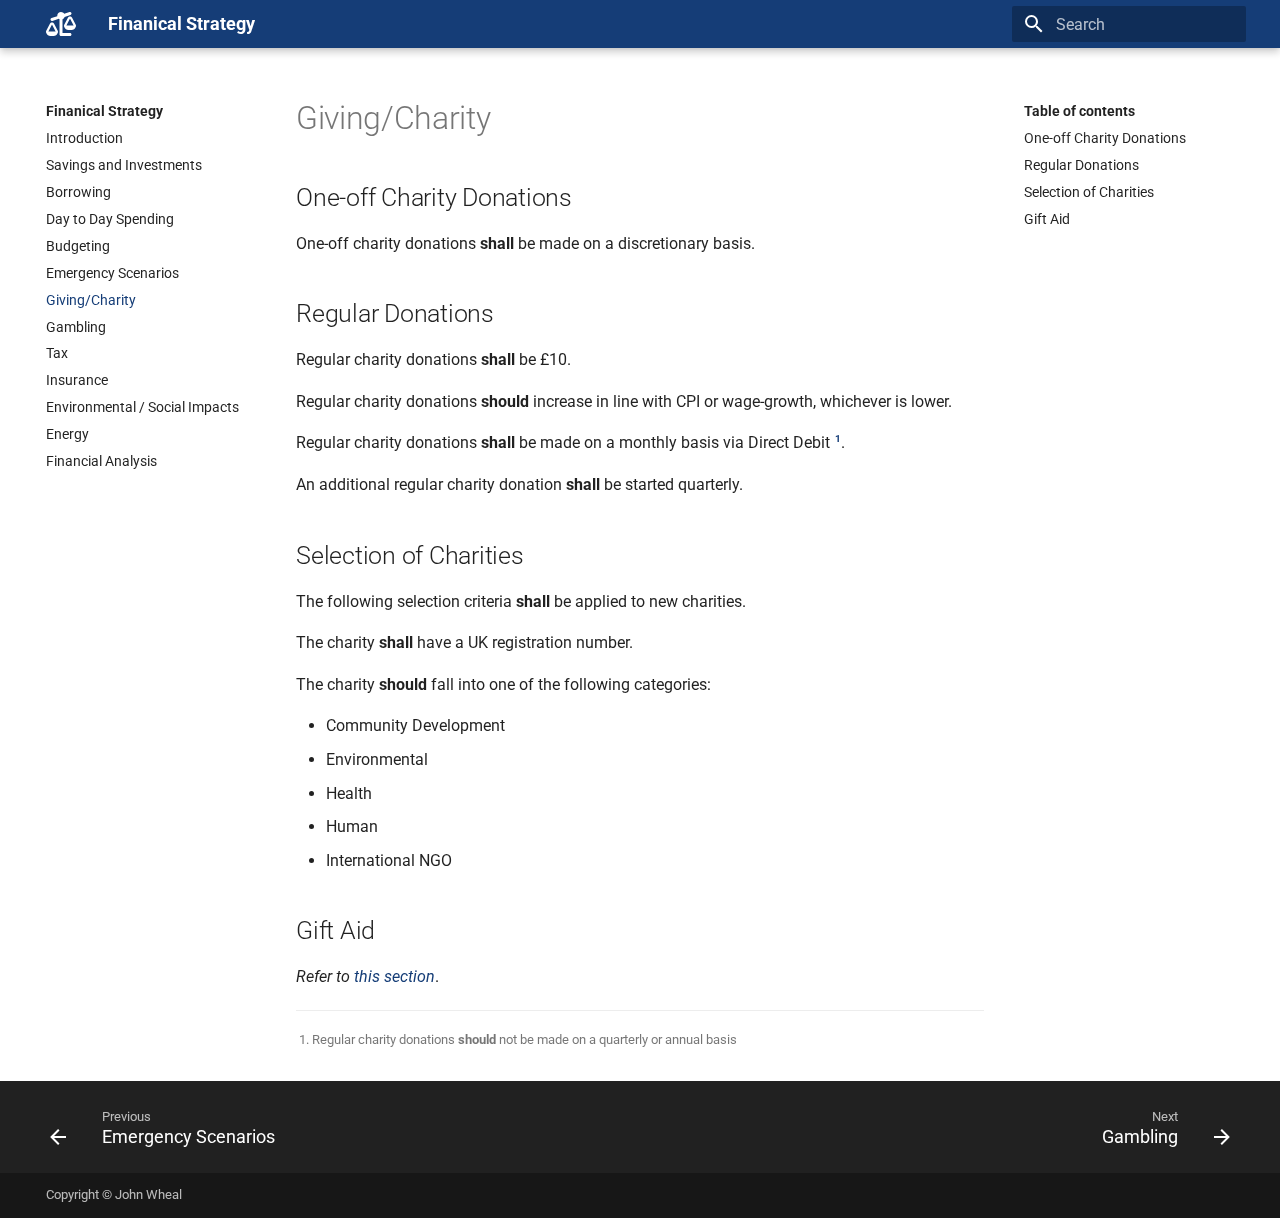
<file: charity/index.html>
<!doctype html>
<html lang="en" class="no-js">
  <head>
    
      <meta charset="utf-8">
      <meta name="viewport" content="width=device-width,initial-scale=1">
      
      
      
      <link rel="icon" href="../assets/images/favicon.png">
      <meta name="generator" content="mkdocs-1.4.2, mkdocs-material-8.5.10">
    
    
      
        <title>Giving/Charity - Finanical Strategy</title>
      
    
    
      <link rel="stylesheet" href="../assets/stylesheets/main.975780f9.min.css">
      
        
        <link rel="stylesheet" href="../assets/stylesheets/palette.2505c338.min.css">
        
      
      

    
    
    
      
        
        
        <link rel="preconnect" href="https://fonts.gstatic.com" crossorigin>
        <link rel="stylesheet" href="https://fonts.googleapis.com/css?family=Roboto:300,300i,400,400i,700,700i%7CRoboto+Mono:400,400i,700,700i&display=fallback">
        <style>:root{--md-text-font:"Roboto";--md-code-font:"Roboto Mono"}</style>
      
    
    
      <link rel="stylesheet" href="../stylesheets/extra.css">
    
    <script>__md_scope=new URL("..",location),__md_hash=e=>[...e].reduce((e,_)=>(e<<5)-e+_.charCodeAt(0),0),__md_get=(e,_=localStorage,t=__md_scope)=>JSON.parse(_.getItem(t.pathname+"."+e)),__md_set=(e,_,t=localStorage,a=__md_scope)=>{try{t.setItem(a.pathname+"."+e,JSON.stringify(_))}catch(e){}}</script>
    
      

    
    
    
  </head>
  
  
    
    
    
    
    
    <body dir="ltr" data-md-color-scheme="default" data-md-color-primary="None" data-md-color-accent="None">
  
    
    
    <input class="md-toggle" data-md-toggle="drawer" type="checkbox" id="__drawer" autocomplete="off">
    <input class="md-toggle" data-md-toggle="search" type="checkbox" id="__search" autocomplete="off">
    <label class="md-overlay" for="__drawer"></label>
    <div data-md-component="skip">
      
        
        <a href="#givingcharity" class="md-skip">
          Skip to content
        </a>
      
    </div>
    <div data-md-component="announce">
      
    </div>
    
    
      

<header class="md-header" data-md-component="header">
  <nav class="md-header__inner md-grid" aria-label="Header">
    <a href=".." title="Finanical Strategy" class="md-header__button md-logo" aria-label="Finanical Strategy" data-md-component="logo">
      
  
  <svg xmlns="http://www.w3.org/2000/svg" viewBox="0 0 640 512"><!--! Font Awesome Free 6.2.1 by @fontawesome - https://fontawesome.com License - https://fontawesome.com/license/free (Icons: CC BY 4.0, Fonts: SIL OFL 1.1, Code: MIT License) Copyright 2022 Fonticons, Inc.--><path d="M522.1 62.4c16.8-5.6 25.8-23.7 20.2-40.5S518.6-3.9 501.9 1.6l-113 37.7C375 15.8 349.3 0 320 0c-44.2 0-80 35.8-80 80 0 3 .2 5.9.5 8.8l-122.6 40.8c-16.8 5.6-25.8 23.7-20.2 40.5s23.7 25.8 40.5 20.2l135.5-45.2c4.5 3.2 9.3 5.9 14.4 8.2V480c0 17.7 14.3 32 32 32H512c17.7 0 32-14.3 32-32s-14.3-32-32-32H352V153.3c21-9.2 37.2-27 44.2-49l125.9-42zm-396.3 211c.4-.8 1.3-1.3 2.2-1.3s1.7.5 2.2 1.3L204.9 416H51.1l74.7-142.7zM128 224c-18.8 0-36 10.4-44.7 27L5.5 399.5c-3.1 5.8-6.1 14-5.5 23.8.7 12.1 4.8 35.2 24.8 55.1C45.1 498.6 77.8 512 128 512s82.9-13.4 103.2-33.5c20-20 24.2-43 24.8-55.1.6-9.8-2.5-18-5.5-23.8L172.7 251c-8.7-16.6-25.9-27-44.7-27zm384-80c.9 0 1.7.5 2.2 1.3L588.9 288H435.1l74.7-142.7c.4-.8 1.3-1.3 2.2-1.3zm-44.7-21-77.8 148.5c-3.1 5.8-6.1 14-5.5 23.8.7 12.1 4.8 35.2 24.8 55.1 20.3 20.2 53 33.6 103.2 33.6s82.9-13.4 103.2-33.5c20-20 24.2-43 24.8-55.1.6-9.8-2.5-18-5.5-23.8L556.7 123c-8.7-16.6-25.9-27-44.7-27s-36 10.4-44.7 27z"/></svg>

    </a>
    <label class="md-header__button md-icon" for="__drawer">
      <svg xmlns="http://www.w3.org/2000/svg" viewBox="0 0 24 24"><path d="M3 6h18v2H3V6m0 5h18v2H3v-2m0 5h18v2H3v-2Z"/></svg>
    </label>
    <div class="md-header__title" data-md-component="header-title">
      <div class="md-header__ellipsis">
        <div class="md-header__topic">
          <span class="md-ellipsis">
            Finanical Strategy
          </span>
        </div>
        <div class="md-header__topic" data-md-component="header-topic">
          <span class="md-ellipsis">
            
              Giving/Charity
            
          </span>
        </div>
      </div>
    </div>
    
    
    
      <label class="md-header__button md-icon" for="__search">
        <svg xmlns="http://www.w3.org/2000/svg" viewBox="0 0 24 24"><path d="M9.5 3A6.5 6.5 0 0 1 16 9.5c0 1.61-.59 3.09-1.56 4.23l.27.27h.79l5 5-1.5 1.5-5-5v-.79l-.27-.27A6.516 6.516 0 0 1 9.5 16 6.5 6.5 0 0 1 3 9.5 6.5 6.5 0 0 1 9.5 3m0 2C7 5 5 7 5 9.5S7 14 9.5 14 14 12 14 9.5 12 5 9.5 5Z"/></svg>
      </label>
      <div class="md-search" data-md-component="search" role="dialog">
  <label class="md-search__overlay" for="__search"></label>
  <div class="md-search__inner" role="search">
    <form class="md-search__form" name="search">
      <input type="text" class="md-search__input" name="query" aria-label="Search" placeholder="Search" autocapitalize="off" autocorrect="off" autocomplete="off" spellcheck="false" data-md-component="search-query" required>
      <label class="md-search__icon md-icon" for="__search">
        <svg xmlns="http://www.w3.org/2000/svg" viewBox="0 0 24 24"><path d="M9.5 3A6.5 6.5 0 0 1 16 9.5c0 1.61-.59 3.09-1.56 4.23l.27.27h.79l5 5-1.5 1.5-5-5v-.79l-.27-.27A6.516 6.516 0 0 1 9.5 16 6.5 6.5 0 0 1 3 9.5 6.5 6.5 0 0 1 9.5 3m0 2C7 5 5 7 5 9.5S7 14 9.5 14 14 12 14 9.5 12 5 9.5 5Z"/></svg>
        <svg xmlns="http://www.w3.org/2000/svg" viewBox="0 0 24 24"><path d="M20 11v2H8l5.5 5.5-1.42 1.42L4.16 12l7.92-7.92L13.5 5.5 8 11h12Z"/></svg>
      </label>
      <nav class="md-search__options" aria-label="Search">
        
        <button type="reset" class="md-search__icon md-icon" title="Clear" aria-label="Clear" tabindex="-1">
          <svg xmlns="http://www.w3.org/2000/svg" viewBox="0 0 24 24"><path d="M19 6.41 17.59 5 12 10.59 6.41 5 5 6.41 10.59 12 5 17.59 6.41 19 12 13.41 17.59 19 19 17.59 13.41 12 19 6.41Z"/></svg>
        </button>
      </nav>
      
    </form>
    <div class="md-search__output">
      <div class="md-search__scrollwrap" data-md-scrollfix>
        <div class="md-search-result" data-md-component="search-result">
          <div class="md-search-result__meta">
            Initializing search
          </div>
          <ol class="md-search-result__list"></ol>
        </div>
      </div>
    </div>
  </div>
</div>
    
    
  </nav>
  
</header>
    
    <div class="md-container" data-md-component="container">
      
      
        
          
        
      
      <main class="md-main" data-md-component="main">
        <div class="md-main__inner md-grid">
          
            
              
              <div class="md-sidebar md-sidebar--primary" data-md-component="sidebar" data-md-type="navigation" >
                <div class="md-sidebar__scrollwrap">
                  <div class="md-sidebar__inner">
                    


<nav class="md-nav md-nav--primary" aria-label="Navigation" data-md-level="0">
  <label class="md-nav__title" for="__drawer">
    <a href=".." title="Finanical Strategy" class="md-nav__button md-logo" aria-label="Finanical Strategy" data-md-component="logo">
      
  
  <svg xmlns="http://www.w3.org/2000/svg" viewBox="0 0 640 512"><!--! Font Awesome Free 6.2.1 by @fontawesome - https://fontawesome.com License - https://fontawesome.com/license/free (Icons: CC BY 4.0, Fonts: SIL OFL 1.1, Code: MIT License) Copyright 2022 Fonticons, Inc.--><path d="M522.1 62.4c16.8-5.6 25.8-23.7 20.2-40.5S518.6-3.9 501.9 1.6l-113 37.7C375 15.8 349.3 0 320 0c-44.2 0-80 35.8-80 80 0 3 .2 5.9.5 8.8l-122.6 40.8c-16.8 5.6-25.8 23.7-20.2 40.5s23.7 25.8 40.5 20.2l135.5-45.2c4.5 3.2 9.3 5.9 14.4 8.2V480c0 17.7 14.3 32 32 32H512c17.7 0 32-14.3 32-32s-14.3-32-32-32H352V153.3c21-9.2 37.2-27 44.2-49l125.9-42zm-396.3 211c.4-.8 1.3-1.3 2.2-1.3s1.7.5 2.2 1.3L204.9 416H51.1l74.7-142.7zM128 224c-18.8 0-36 10.4-44.7 27L5.5 399.5c-3.1 5.8-6.1 14-5.5 23.8.7 12.1 4.8 35.2 24.8 55.1C45.1 498.6 77.8 512 128 512s82.9-13.4 103.2-33.5c20-20 24.2-43 24.8-55.1.6-9.8-2.5-18-5.5-23.8L172.7 251c-8.7-16.6-25.9-27-44.7-27zm384-80c.9 0 1.7.5 2.2 1.3L588.9 288H435.1l74.7-142.7c.4-.8 1.3-1.3 2.2-1.3zm-44.7-21-77.8 148.5c-3.1 5.8-6.1 14-5.5 23.8.7 12.1 4.8 35.2 24.8 55.1 20.3 20.2 53 33.6 103.2 33.6s82.9-13.4 103.2-33.5c20-20 24.2-43 24.8-55.1.6-9.8-2.5-18-5.5-23.8L556.7 123c-8.7-16.6-25.9-27-44.7-27s-36 10.4-44.7 27z"/></svg>

    </a>
    Finanical Strategy
  </label>
  
  <ul class="md-nav__list" data-md-scrollfix>
    
      
      
      

  
  
  
    <li class="md-nav__item">
      <a href=".." class="md-nav__link">
        Introduction
      </a>
    </li>
  

    
      
      
      

  
  
  
    <li class="md-nav__item">
      <a href="../savings/" class="md-nav__link">
        Savings and Investments
      </a>
    </li>
  

    
      
      
      

  
  
  
    <li class="md-nav__item">
      <a href="../borrowing/" class="md-nav__link">
        Borrowing
      </a>
    </li>
  

    
      
      
      

  
  
  
    <li class="md-nav__item">
      <a href="../day-to-day/" class="md-nav__link">
        Day to Day Spending
      </a>
    </li>
  

    
      
      
      

  
  
  
    <li class="md-nav__item">
      <a href="../budgeting/" class="md-nav__link">
        Budgeting
      </a>
    </li>
  

    
      
      
      

  
  
  
    <li class="md-nav__item">
      <a href="../emergency/" class="md-nav__link">
        Emergency Scenarios
      </a>
    </li>
  

    
      
      
      

  
  
    
  
  
    <li class="md-nav__item md-nav__item--active">
      
      <input class="md-nav__toggle md-toggle" data-md-toggle="toc" type="checkbox" id="__toc">
      
      
        
      
      
        <label class="md-nav__link md-nav__link--active" for="__toc">
          Giving/Charity
          <span class="md-nav__icon md-icon"></span>
        </label>
      
      <a href="./" class="md-nav__link md-nav__link--active">
        Giving/Charity
      </a>
      
        

<nav class="md-nav md-nav--secondary" aria-label="Table of contents">
  
  
  
    
  
  
    <label class="md-nav__title" for="__toc">
      <span class="md-nav__icon md-icon"></span>
      Table of contents
    </label>
    <ul class="md-nav__list" data-md-component="toc" data-md-scrollfix>
      
        <li class="md-nav__item">
  <a href="#one-off-charity-donations" class="md-nav__link">
    One-off Charity Donations
  </a>
  
</li>
      
        <li class="md-nav__item">
  <a href="#regular-donations" class="md-nav__link">
    Regular Donations
  </a>
  
</li>
      
        <li class="md-nav__item">
  <a href="#selection-of-charities" class="md-nav__link">
    Selection of Charities
  </a>
  
</li>
      
        <li class="md-nav__item">
  <a href="#gift-aid" class="md-nav__link">
    Gift Aid
  </a>
  
</li>
      
    </ul>
  
</nav>
      
    </li>
  

    
      
      
      

  
  
  
    <li class="md-nav__item">
      <a href="../gambling/" class="md-nav__link">
        Gambling
      </a>
    </li>
  

    
      
      
      

  
  
  
    <li class="md-nav__item">
      <a href="../tax/" class="md-nav__link">
        Tax
      </a>
    </li>
  

    
      
      
      

  
  
  
    <li class="md-nav__item">
      <a href="../insurance/" class="md-nav__link">
        Insurance
      </a>
    </li>
  

    
      
      
      

  
  
  
    <li class="md-nav__item">
      <a href="../environmental/" class="md-nav__link">
        Environmental / Social Impacts
      </a>
    </li>
  

    
      
      
      

  
  
  
    <li class="md-nav__item">
      <a href="../energy/" class="md-nav__link">
        Energy
      </a>
    </li>
  

    
      
      
      

  
  
  
    <li class="md-nav__item">
      <a href="../analysis/" class="md-nav__link">
        Financial Analysis
      </a>
    </li>
  

    
  </ul>
</nav>
                  </div>
                </div>
              </div>
            
            
              
              <div class="md-sidebar md-sidebar--secondary" data-md-component="sidebar" data-md-type="toc" >
                <div class="md-sidebar__scrollwrap">
                  <div class="md-sidebar__inner">
                    

<nav class="md-nav md-nav--secondary" aria-label="Table of contents">
  
  
  
    
  
  
    <label class="md-nav__title" for="__toc">
      <span class="md-nav__icon md-icon"></span>
      Table of contents
    </label>
    <ul class="md-nav__list" data-md-component="toc" data-md-scrollfix>
      
        <li class="md-nav__item">
  <a href="#one-off-charity-donations" class="md-nav__link">
    One-off Charity Donations
  </a>
  
</li>
      
        <li class="md-nav__item">
  <a href="#regular-donations" class="md-nav__link">
    Regular Donations
  </a>
  
</li>
      
        <li class="md-nav__item">
  <a href="#selection-of-charities" class="md-nav__link">
    Selection of Charities
  </a>
  
</li>
      
        <li class="md-nav__item">
  <a href="#gift-aid" class="md-nav__link">
    Gift Aid
  </a>
  
</li>
      
    </ul>
  
</nav>
                  </div>
                </div>
              </div>
            
          
          
            <div class="md-content" data-md-component="content">
              <article class="md-content__inner md-typeset">
                
                  


<h1 id="givingcharity">Giving/Charity</h1>
<h2 id="one-off-charity-donations">One-off Charity Donations</h2>
<p>One-off charity donations <strong>shall</strong> be made on a discretionary basis.</p>
<h2 id="regular-donations">Regular Donations</h2>
<p>Regular charity donations <strong>shall</strong> be £10.</p>
<p>Regular charity donations <strong>should</strong> increase in line with CPI or wage-growth, whichever is lower.</p>
<p>Regular charity donations <strong>shall</strong> be made on a monthly basis via Direct Debit <sup id="fnref:1"><a class="footnote-ref" href="#fn:1">1</a></sup>.</p>
<p>An additional regular charity donation <strong>shall</strong> be started quarterly.</p>
<h2 id="selection-of-charities">Selection of Charities</h2>
<p>The following selection criteria <strong>shall</strong> be applied to new charities.</p>
<p>The charity <strong>shall</strong> have a UK registration number.</p>
<p>The charity <strong>should</strong> fall into one of the following categories:</p>
<ul>
<li>Community Development</li>
<li>Environmental</li>
<li>Health</li>
<li>Human</li>
<li>International NGO</li>
</ul>
<h2 id="gift-aid">Gift Aid</h2>
<p><em>Refer to <a href="/tax/#gift-aid">this section</a></em>.</p>
<div class="footnote">
<hr />
<ol>
<li id="fn:1">
<p>Regular charity donations <strong>should</strong> not be made on a quarterly or annual basis&#160;<a class="footnote-backref" href="#fnref:1" title="Jump back to footnote 1 in the text">&#8617;</a></p>
</li>
</ol>
</div>





                
              </article>
            </div>
          
          
        </div>
        
      </main>
      
        <footer class="md-footer">
  
    
    <nav class="md-footer__inner md-grid" aria-label="Footer" >
      
        
        <a href="../emergency/" class="md-footer__link md-footer__link--prev" aria-label="Previous: Emergency Scenarios" rel="prev">
          <div class="md-footer__button md-icon">
            <svg xmlns="http://www.w3.org/2000/svg" viewBox="0 0 24 24"><path d="M20 11v2H8l5.5 5.5-1.42 1.42L4.16 12l7.92-7.92L13.5 5.5 8 11h12Z"/></svg>
          </div>
          <div class="md-footer__title">
            <div class="md-ellipsis">
              <span class="md-footer__direction">
                Previous
              </span>
              Emergency Scenarios
            </div>
          </div>
        </a>
      
      
        
        <a href="../gambling/" class="md-footer__link md-footer__link--next" aria-label="Next: Gambling" rel="next">
          <div class="md-footer__title">
            <div class="md-ellipsis">
              <span class="md-footer__direction">
                Next
              </span>
              Gambling
            </div>
          </div>
          <div class="md-footer__button md-icon">
            <svg xmlns="http://www.w3.org/2000/svg" viewBox="0 0 24 24"><path d="M4 11v2h12l-5.5 5.5 1.42 1.42L19.84 12l-7.92-7.92L10.5 5.5 16 11H4Z"/></svg>
          </div>
        </a>
      
    </nav>
  
  <div class="md-footer-meta md-typeset">
    <div class="md-footer-meta__inner md-grid">
      <div class="md-copyright">
  
    <div class="md-copyright__highlight">
      Copyright &copy; John Wheal
    </div>
  
  
</div>
      
    </div>
  </div>
</footer>
      
    </div>
    <div class="md-dialog" data-md-component="dialog">
      <div class="md-dialog__inner md-typeset"></div>
    </div>
    
    <script id="__config" type="application/json">{"base": "..", "features": [], "search": "../assets/javascripts/workers/search.16e2a7d4.min.js", "translations": {"clipboard.copied": "Copied to clipboard", "clipboard.copy": "Copy to clipboard", "search.config.lang": "en", "search.config.pipeline": "trimmer, stopWordFilter", "search.config.separator": "[\\s\\-]+", "search.placeholder": "Search", "search.result.more.one": "1 more on this page", "search.result.more.other": "# more on this page", "search.result.none": "No matching documents", "search.result.one": "1 matching document", "search.result.other": "# matching documents", "search.result.placeholder": "Type to start searching", "search.result.term.missing": "Missing", "select.version.title": "Select version"}}</script>
    
    
      <script src="../assets/javascripts/bundle.5a2dcb6a.min.js"></script>
      
    
    
  </body>
</html>
</file>
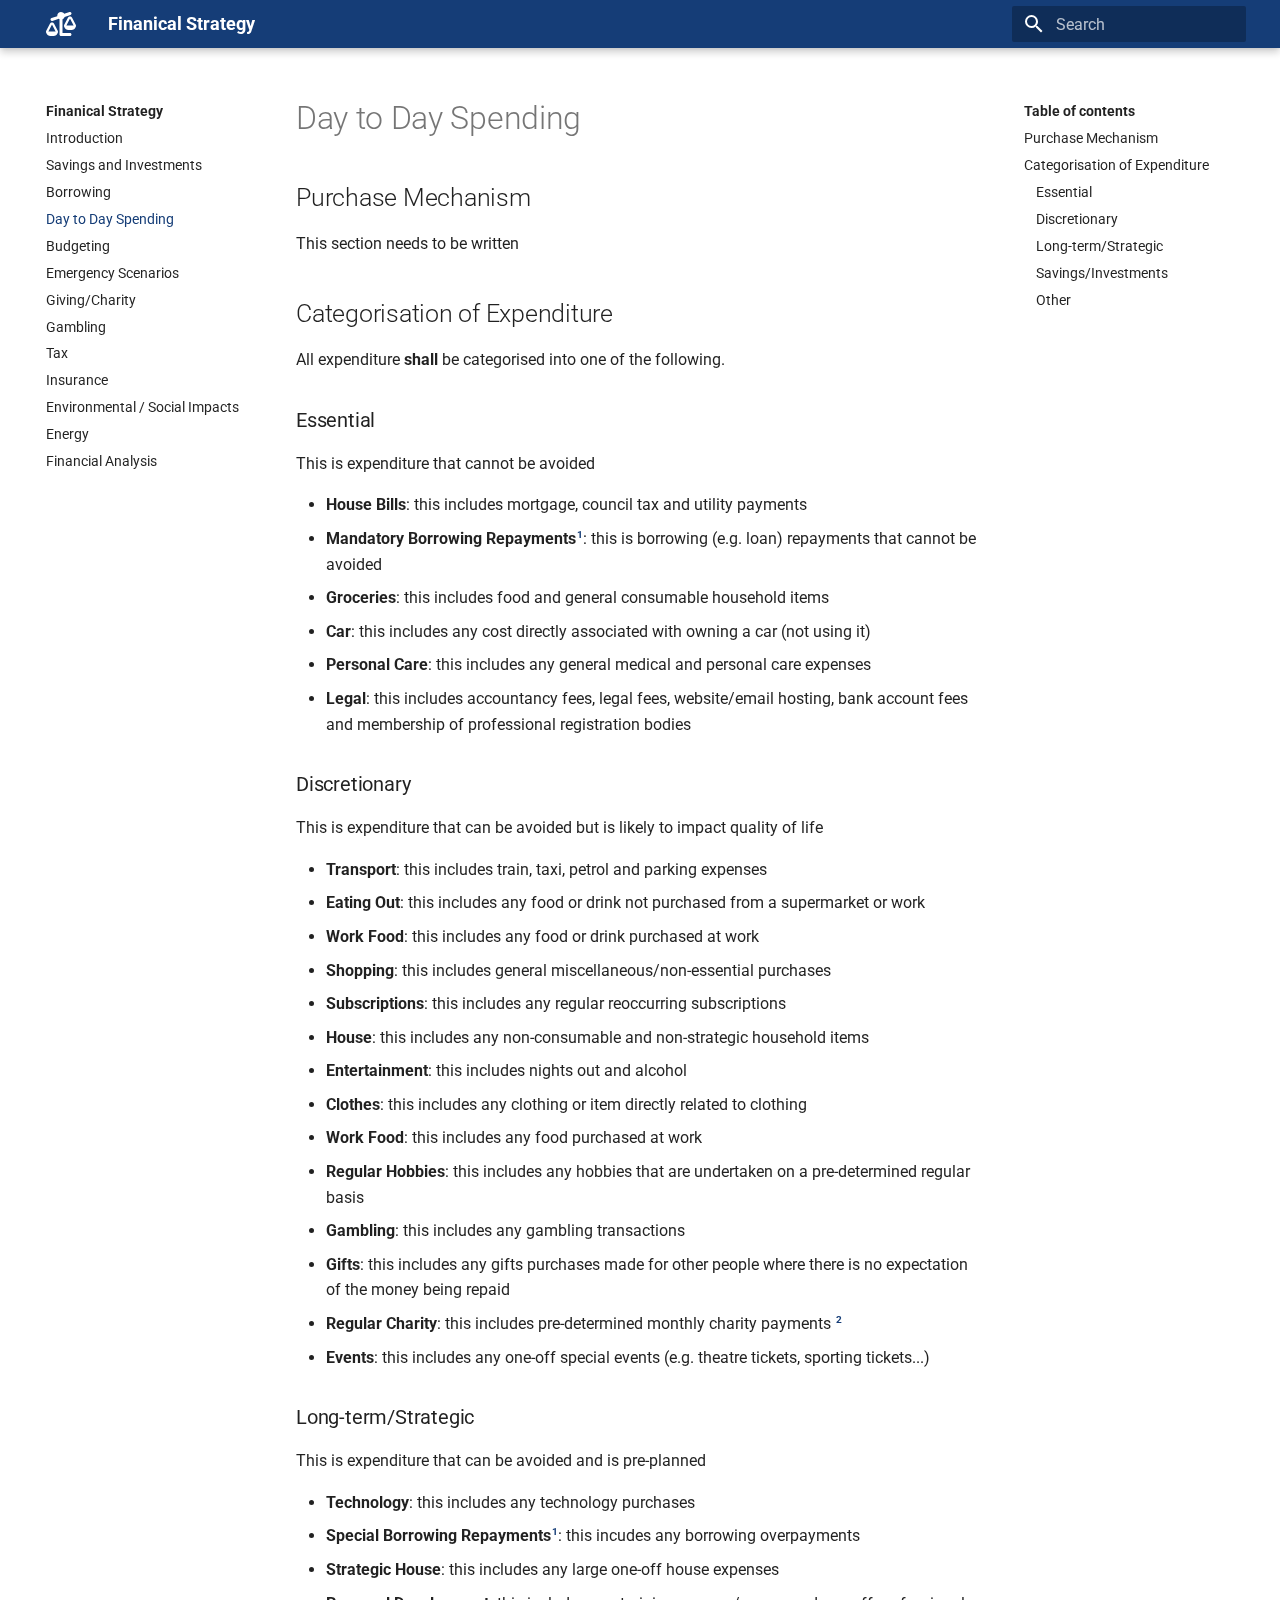
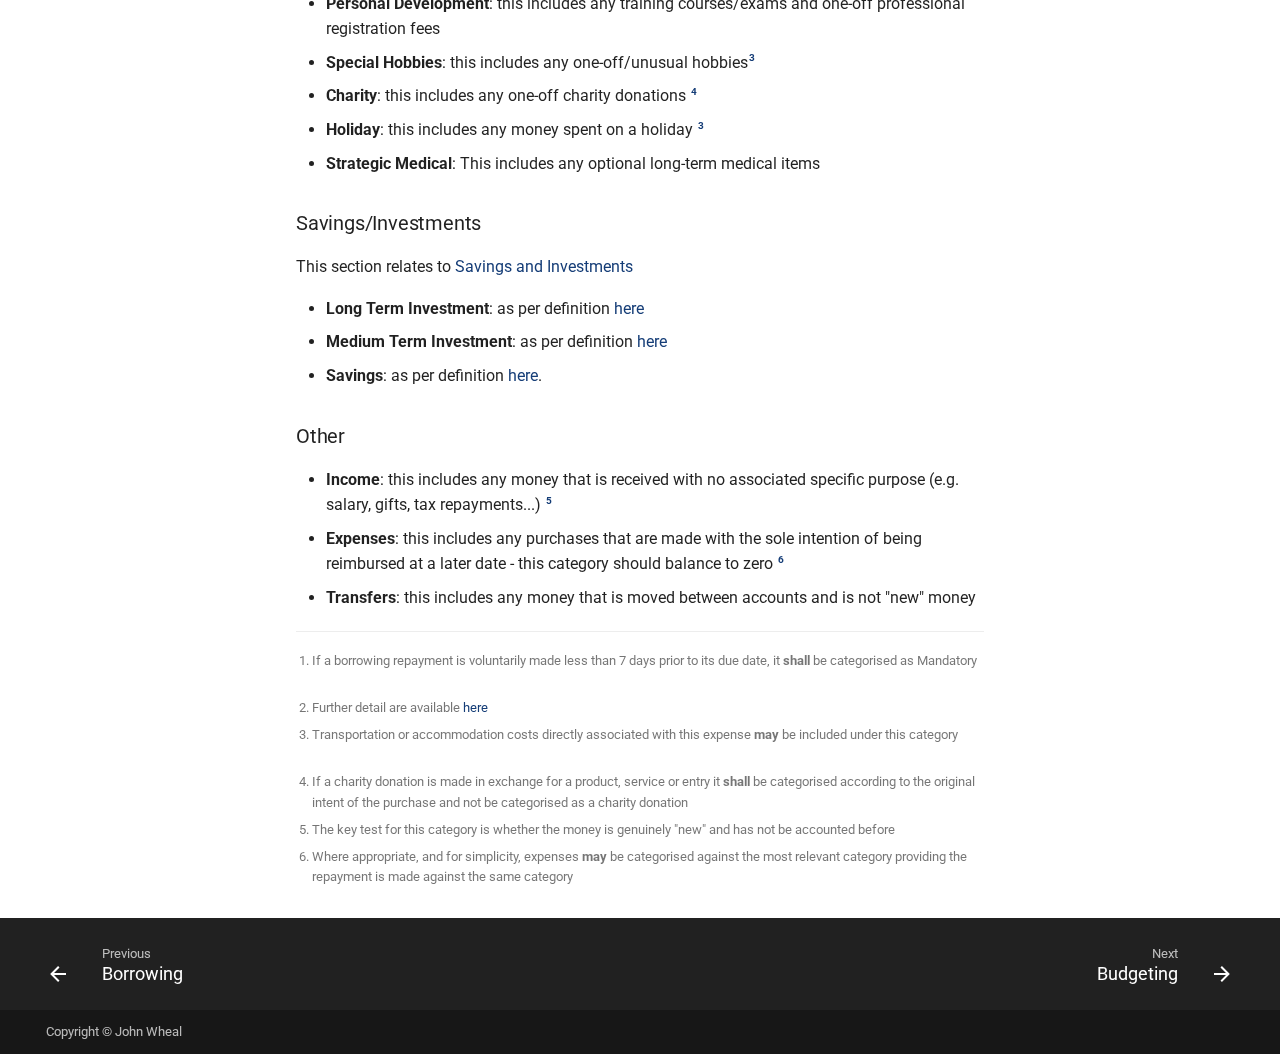
<file: day-to-day/index.html>
<!doctype html>
<html lang="en" class="no-js">
  <head>
    
      <meta charset="utf-8">
      <meta name="viewport" content="width=device-width,initial-scale=1">
      
      
      
      <link rel="icon" href="../assets/images/favicon.png">
      <meta name="generator" content="mkdocs-1.4.2, mkdocs-material-8.5.10">
    
    
      
        <title>Day to Day Spending - Finanical Strategy</title>
      
    
    
      <link rel="stylesheet" href="../assets/stylesheets/main.975780f9.min.css">
      
        
        <link rel="stylesheet" href="../assets/stylesheets/palette.2505c338.min.css">
        
      
      

    
    
    
      
        
        
        <link rel="preconnect" href="https://fonts.gstatic.com" crossorigin>
        <link rel="stylesheet" href="https://fonts.googleapis.com/css?family=Roboto:300,300i,400,400i,700,700i%7CRoboto+Mono:400,400i,700,700i&display=fallback">
        <style>:root{--md-text-font:"Roboto";--md-code-font:"Roboto Mono"}</style>
      
    
    
      <link rel="stylesheet" href="../stylesheets/extra.css">
    
    <script>__md_scope=new URL("..",location),__md_hash=e=>[...e].reduce((e,_)=>(e<<5)-e+_.charCodeAt(0),0),__md_get=(e,_=localStorage,t=__md_scope)=>JSON.parse(_.getItem(t.pathname+"."+e)),__md_set=(e,_,t=localStorage,a=__md_scope)=>{try{t.setItem(a.pathname+"."+e,JSON.stringify(_))}catch(e){}}</script>
    
      

    
    
    
  </head>
  
  
    
    
    
    
    
    <body dir="ltr" data-md-color-scheme="default" data-md-color-primary="None" data-md-color-accent="None">
  
    
    
    <input class="md-toggle" data-md-toggle="drawer" type="checkbox" id="__drawer" autocomplete="off">
    <input class="md-toggle" data-md-toggle="search" type="checkbox" id="__search" autocomplete="off">
    <label class="md-overlay" for="__drawer"></label>
    <div data-md-component="skip">
      
        
        <a href="#day-to-day-spending" class="md-skip">
          Skip to content
        </a>
      
    </div>
    <div data-md-component="announce">
      
    </div>
    
    
      

<header class="md-header" data-md-component="header">
  <nav class="md-header__inner md-grid" aria-label="Header">
    <a href=".." title="Finanical Strategy" class="md-header__button md-logo" aria-label="Finanical Strategy" data-md-component="logo">
      
  
  <svg xmlns="http://www.w3.org/2000/svg" viewBox="0 0 640 512"><!--! Font Awesome Free 6.2.1 by @fontawesome - https://fontawesome.com License - https://fontawesome.com/license/free (Icons: CC BY 4.0, Fonts: SIL OFL 1.1, Code: MIT License) Copyright 2022 Fonticons, Inc.--><path d="M522.1 62.4c16.8-5.6 25.8-23.7 20.2-40.5S518.6-3.9 501.9 1.6l-113 37.7C375 15.8 349.3 0 320 0c-44.2 0-80 35.8-80 80 0 3 .2 5.9.5 8.8l-122.6 40.8c-16.8 5.6-25.8 23.7-20.2 40.5s23.7 25.8 40.5 20.2l135.5-45.2c4.5 3.2 9.3 5.9 14.4 8.2V480c0 17.7 14.3 32 32 32H512c17.7 0 32-14.3 32-32s-14.3-32-32-32H352V153.3c21-9.2 37.2-27 44.2-49l125.9-42zm-396.3 211c.4-.8 1.3-1.3 2.2-1.3s1.7.5 2.2 1.3L204.9 416H51.1l74.7-142.7zM128 224c-18.8 0-36 10.4-44.7 27L5.5 399.5c-3.1 5.8-6.1 14-5.5 23.8.7 12.1 4.8 35.2 24.8 55.1C45.1 498.6 77.8 512 128 512s82.9-13.4 103.2-33.5c20-20 24.2-43 24.8-55.1.6-9.8-2.5-18-5.5-23.8L172.7 251c-8.7-16.6-25.9-27-44.7-27zm384-80c.9 0 1.7.5 2.2 1.3L588.9 288H435.1l74.7-142.7c.4-.8 1.3-1.3 2.2-1.3zm-44.7-21-77.8 148.5c-3.1 5.8-6.1 14-5.5 23.8.7 12.1 4.8 35.2 24.8 55.1 20.3 20.2 53 33.6 103.2 33.6s82.9-13.4 103.2-33.5c20-20 24.2-43 24.8-55.1.6-9.8-2.5-18-5.5-23.8L556.7 123c-8.7-16.6-25.9-27-44.7-27s-36 10.4-44.7 27z"/></svg>

    </a>
    <label class="md-header__button md-icon" for="__drawer">
      <svg xmlns="http://www.w3.org/2000/svg" viewBox="0 0 24 24"><path d="M3 6h18v2H3V6m0 5h18v2H3v-2m0 5h18v2H3v-2Z"/></svg>
    </label>
    <div class="md-header__title" data-md-component="header-title">
      <div class="md-header__ellipsis">
        <div class="md-header__topic">
          <span class="md-ellipsis">
            Finanical Strategy
          </span>
        </div>
        <div class="md-header__topic" data-md-component="header-topic">
          <span class="md-ellipsis">
            
              Day to Day Spending
            
          </span>
        </div>
      </div>
    </div>
    
    
    
      <label class="md-header__button md-icon" for="__search">
        <svg xmlns="http://www.w3.org/2000/svg" viewBox="0 0 24 24"><path d="M9.5 3A6.5 6.5 0 0 1 16 9.5c0 1.61-.59 3.09-1.56 4.23l.27.27h.79l5 5-1.5 1.5-5-5v-.79l-.27-.27A6.516 6.516 0 0 1 9.5 16 6.5 6.5 0 0 1 3 9.5 6.5 6.5 0 0 1 9.5 3m0 2C7 5 5 7 5 9.5S7 14 9.5 14 14 12 14 9.5 12 5 9.5 5Z"/></svg>
      </label>
      <div class="md-search" data-md-component="search" role="dialog">
  <label class="md-search__overlay" for="__search"></label>
  <div class="md-search__inner" role="search">
    <form class="md-search__form" name="search">
      <input type="text" class="md-search__input" name="query" aria-label="Search" placeholder="Search" autocapitalize="off" autocorrect="off" autocomplete="off" spellcheck="false" data-md-component="search-query" required>
      <label class="md-search__icon md-icon" for="__search">
        <svg xmlns="http://www.w3.org/2000/svg" viewBox="0 0 24 24"><path d="M9.5 3A6.5 6.5 0 0 1 16 9.5c0 1.61-.59 3.09-1.56 4.23l.27.27h.79l5 5-1.5 1.5-5-5v-.79l-.27-.27A6.516 6.516 0 0 1 9.5 16 6.5 6.5 0 0 1 3 9.5 6.5 6.5 0 0 1 9.5 3m0 2C7 5 5 7 5 9.5S7 14 9.5 14 14 12 14 9.5 12 5 9.5 5Z"/></svg>
        <svg xmlns="http://www.w3.org/2000/svg" viewBox="0 0 24 24"><path d="M20 11v2H8l5.5 5.5-1.42 1.42L4.16 12l7.92-7.92L13.5 5.5 8 11h12Z"/></svg>
      </label>
      <nav class="md-search__options" aria-label="Search">
        
        <button type="reset" class="md-search__icon md-icon" title="Clear" aria-label="Clear" tabindex="-1">
          <svg xmlns="http://www.w3.org/2000/svg" viewBox="0 0 24 24"><path d="M19 6.41 17.59 5 12 10.59 6.41 5 5 6.41 10.59 12 5 17.59 6.41 19 12 13.41 17.59 19 19 17.59 13.41 12 19 6.41Z"/></svg>
        </button>
      </nav>
      
    </form>
    <div class="md-search__output">
      <div class="md-search__scrollwrap" data-md-scrollfix>
        <div class="md-search-result" data-md-component="search-result">
          <div class="md-search-result__meta">
            Initializing search
          </div>
          <ol class="md-search-result__list"></ol>
        </div>
      </div>
    </div>
  </div>
</div>
    
    
  </nav>
  
</header>
    
    <div class="md-container" data-md-component="container">
      
      
        
          
        
      
      <main class="md-main" data-md-component="main">
        <div class="md-main__inner md-grid">
          
            
              
              <div class="md-sidebar md-sidebar--primary" data-md-component="sidebar" data-md-type="navigation" >
                <div class="md-sidebar__scrollwrap">
                  <div class="md-sidebar__inner">
                    


<nav class="md-nav md-nav--primary" aria-label="Navigation" data-md-level="0">
  <label class="md-nav__title" for="__drawer">
    <a href=".." title="Finanical Strategy" class="md-nav__button md-logo" aria-label="Finanical Strategy" data-md-component="logo">
      
  
  <svg xmlns="http://www.w3.org/2000/svg" viewBox="0 0 640 512"><!--! Font Awesome Free 6.2.1 by @fontawesome - https://fontawesome.com License - https://fontawesome.com/license/free (Icons: CC BY 4.0, Fonts: SIL OFL 1.1, Code: MIT License) Copyright 2022 Fonticons, Inc.--><path d="M522.1 62.4c16.8-5.6 25.8-23.7 20.2-40.5S518.6-3.9 501.9 1.6l-113 37.7C375 15.8 349.3 0 320 0c-44.2 0-80 35.8-80 80 0 3 .2 5.9.5 8.8l-122.6 40.8c-16.8 5.6-25.8 23.7-20.2 40.5s23.7 25.8 40.5 20.2l135.5-45.2c4.5 3.2 9.3 5.9 14.4 8.2V480c0 17.7 14.3 32 32 32H512c17.7 0 32-14.3 32-32s-14.3-32-32-32H352V153.3c21-9.2 37.2-27 44.2-49l125.9-42zm-396.3 211c.4-.8 1.3-1.3 2.2-1.3s1.7.5 2.2 1.3L204.9 416H51.1l74.7-142.7zM128 224c-18.8 0-36 10.4-44.7 27L5.5 399.5c-3.1 5.8-6.1 14-5.5 23.8.7 12.1 4.8 35.2 24.8 55.1C45.1 498.6 77.8 512 128 512s82.9-13.4 103.2-33.5c20-20 24.2-43 24.8-55.1.6-9.8-2.5-18-5.5-23.8L172.7 251c-8.7-16.6-25.9-27-44.7-27zm384-80c.9 0 1.7.5 2.2 1.3L588.9 288H435.1l74.7-142.7c.4-.8 1.3-1.3 2.2-1.3zm-44.7-21-77.8 148.5c-3.1 5.8-6.1 14-5.5 23.8.7 12.1 4.8 35.2 24.8 55.1 20.3 20.2 53 33.6 103.2 33.6s82.9-13.4 103.2-33.5c20-20 24.2-43 24.8-55.1.6-9.8-2.5-18-5.5-23.8L556.7 123c-8.7-16.6-25.9-27-44.7-27s-36 10.4-44.7 27z"/></svg>

    </a>
    Finanical Strategy
  </label>
  
  <ul class="md-nav__list" data-md-scrollfix>
    
      
      
      

  
  
  
    <li class="md-nav__item">
      <a href=".." class="md-nav__link">
        Introduction
      </a>
    </li>
  

    
      
      
      

  
  
  
    <li class="md-nav__item">
      <a href="../savings/" class="md-nav__link">
        Savings and Investments
      </a>
    </li>
  

    
      
      
      

  
  
  
    <li class="md-nav__item">
      <a href="../borrowing/" class="md-nav__link">
        Borrowing
      </a>
    </li>
  

    
      
      
      

  
  
    
  
  
    <li class="md-nav__item md-nav__item--active">
      
      <input class="md-nav__toggle md-toggle" data-md-toggle="toc" type="checkbox" id="__toc">
      
      
        
      
      
        <label class="md-nav__link md-nav__link--active" for="__toc">
          Day to Day Spending
          <span class="md-nav__icon md-icon"></span>
        </label>
      
      <a href="./" class="md-nav__link md-nav__link--active">
        Day to Day Spending
      </a>
      
        

<nav class="md-nav md-nav--secondary" aria-label="Table of contents">
  
  
  
    
  
  
    <label class="md-nav__title" for="__toc">
      <span class="md-nav__icon md-icon"></span>
      Table of contents
    </label>
    <ul class="md-nav__list" data-md-component="toc" data-md-scrollfix>
      
        <li class="md-nav__item">
  <a href="#purchase-mechanism" class="md-nav__link">
    Purchase Mechanism
  </a>
  
</li>
      
        <li class="md-nav__item">
  <a href="#categorisation-of-expenditure" class="md-nav__link">
    Categorisation of Expenditure
  </a>
  
    <nav class="md-nav" aria-label="Categorisation of Expenditure">
      <ul class="md-nav__list">
        
          <li class="md-nav__item">
  <a href="#essential" class="md-nav__link">
    Essential
  </a>
  
</li>
        
          <li class="md-nav__item">
  <a href="#discretionary" class="md-nav__link">
    Discretionary
  </a>
  
</li>
        
          <li class="md-nav__item">
  <a href="#long-termstrategic" class="md-nav__link">
    Long-term/Strategic
  </a>
  
</li>
        
          <li class="md-nav__item">
  <a href="#savingsinvestments" class="md-nav__link">
    Savings/Investments
  </a>
  
</li>
        
          <li class="md-nav__item">
  <a href="#other" class="md-nav__link">
    Other
  </a>
  
</li>
        
      </ul>
    </nav>
  
</li>
      
    </ul>
  
</nav>
      
    </li>
  

    
      
      
      

  
  
  
    <li class="md-nav__item">
      <a href="../budgeting/" class="md-nav__link">
        Budgeting
      </a>
    </li>
  

    
      
      
      

  
  
  
    <li class="md-nav__item">
      <a href="../emergency/" class="md-nav__link">
        Emergency Scenarios
      </a>
    </li>
  

    
      
      
      

  
  
  
    <li class="md-nav__item">
      <a href="../charity/" class="md-nav__link">
        Giving/Charity
      </a>
    </li>
  

    
      
      
      

  
  
  
    <li class="md-nav__item">
      <a href="../gambling/" class="md-nav__link">
        Gambling
      </a>
    </li>
  

    
      
      
      

  
  
  
    <li class="md-nav__item">
      <a href="../tax/" class="md-nav__link">
        Tax
      </a>
    </li>
  

    
      
      
      

  
  
  
    <li class="md-nav__item">
      <a href="../insurance/" class="md-nav__link">
        Insurance
      </a>
    </li>
  

    
      
      
      

  
  
  
    <li class="md-nav__item">
      <a href="../environmental/" class="md-nav__link">
        Environmental / Social Impacts
      </a>
    </li>
  

    
      
      
      

  
  
  
    <li class="md-nav__item">
      <a href="../energy/" class="md-nav__link">
        Energy
      </a>
    </li>
  

    
      
      
      

  
  
  
    <li class="md-nav__item">
      <a href="../analysis/" class="md-nav__link">
        Financial Analysis
      </a>
    </li>
  

    
  </ul>
</nav>
                  </div>
                </div>
              </div>
            
            
              
              <div class="md-sidebar md-sidebar--secondary" data-md-component="sidebar" data-md-type="toc" >
                <div class="md-sidebar__scrollwrap">
                  <div class="md-sidebar__inner">
                    

<nav class="md-nav md-nav--secondary" aria-label="Table of contents">
  
  
  
    
  
  
    <label class="md-nav__title" for="__toc">
      <span class="md-nav__icon md-icon"></span>
      Table of contents
    </label>
    <ul class="md-nav__list" data-md-component="toc" data-md-scrollfix>
      
        <li class="md-nav__item">
  <a href="#purchase-mechanism" class="md-nav__link">
    Purchase Mechanism
  </a>
  
</li>
      
        <li class="md-nav__item">
  <a href="#categorisation-of-expenditure" class="md-nav__link">
    Categorisation of Expenditure
  </a>
  
    <nav class="md-nav" aria-label="Categorisation of Expenditure">
      <ul class="md-nav__list">
        
          <li class="md-nav__item">
  <a href="#essential" class="md-nav__link">
    Essential
  </a>
  
</li>
        
          <li class="md-nav__item">
  <a href="#discretionary" class="md-nav__link">
    Discretionary
  </a>
  
</li>
        
          <li class="md-nav__item">
  <a href="#long-termstrategic" class="md-nav__link">
    Long-term/Strategic
  </a>
  
</li>
        
          <li class="md-nav__item">
  <a href="#savingsinvestments" class="md-nav__link">
    Savings/Investments
  </a>
  
</li>
        
          <li class="md-nav__item">
  <a href="#other" class="md-nav__link">
    Other
  </a>
  
</li>
        
      </ul>
    </nav>
  
</li>
      
    </ul>
  
</nav>
                  </div>
                </div>
              </div>
            
          
          
            <div class="md-content" data-md-component="content">
              <article class="md-content__inner md-typeset">
                
                  


<h1 id="day-to-day-spending">Day to Day Spending</h1>
<h2 id="purchase-mechanism">Purchase Mechanism</h2>
<p>This section needs to be written</p>
<h2 id="categorisation-of-expenditure">Categorisation of Expenditure</h2>
<p>All expenditure <strong>shall</strong> be categorised into one of the following.</p>
<h3 id="essential">Essential</h3>
<p>This is expenditure that cannot be avoided</p>
<ul>
<li><strong>House Bills</strong>: this includes mortgage, council tax and utility payments</li>
<li><strong>Mandatory Borrowing Repayments</strong><sup id="fnref2:1"><a class="footnote-ref" href="#fn:1">1</a></sup>: this is borrowing (e.g. loan) repayments that cannot be avoided</li>
<li><strong>Groceries</strong>: this includes food and general consumable household items</li>
<li><strong>Car</strong>: this includes any cost directly associated with owning a car (not using it)</li>
<li><strong>Personal Care</strong>: this includes any general medical and personal care expenses</li>
<li><strong>Legal</strong>: this includes accountancy fees, legal fees, website/email hosting, bank account fees and membership of professional registration bodies</li>
</ul>
<h3 id="discretionary">Discretionary</h3>
<p>This is expenditure that can be avoided but is likely to impact quality of life</p>
<ul>
<li><strong>Transport</strong>: this includes train, taxi, petrol and parking expenses</li>
<li><strong>Eating Out</strong>: this includes any food or drink not purchased from a supermarket or work</li>
<li><strong>Work Food</strong>: this includes any food or drink purchased at work</li>
<li><strong>Shopping</strong>: this includes general miscellaneous/non-essential purchases</li>
<li><strong>Subscriptions</strong>: this includes any regular reoccurring subscriptions</li>
<li><strong>House</strong>: this includes any non-consumable and non-strategic household items</li>
<li><strong>Entertainment</strong>: this includes nights out and alcohol</li>
<li><strong>Clothes</strong>: this includes any clothing or item directly related to clothing</li>
<li><strong>Work Food</strong>: this includes any food purchased at work</li>
<li><strong>Regular Hobbies</strong>: this includes any hobbies that are undertaken on a pre-determined regular basis</li>
<li><strong>Gambling</strong>: this includes any gambling transactions</li>
<li><strong>Gifts</strong>: this includes any gifts purchases made for other people where there is no expectation of the money being repaid</li>
<li><strong>Regular Charity</strong>: this includes pre-determined monthly charity payments <sup id="fnref:2"><a class="footnote-ref" href="#fn:2">2</a></sup></li>
<li><strong>Events</strong>: this includes any one-off special events (e.g. theatre tickets, sporting tickets...)</li>
</ul>
<h3 id="long-termstrategic">Long-term/Strategic</h3>
<p>This is expenditure that can be avoided and is pre-planned</p>
<ul>
<li><strong>Technology</strong>: this includes any technology purchases</li>
<li><strong>Special Borrowing Repayments</strong><sup id="fnref:1"><a class="footnote-ref" href="#fn:1">1</a></sup>: this incudes any borrowing overpayments</li>
<li><strong>Strategic House</strong>: this includes any large one-off house expenses</li>
<li><strong>Personal Development</strong>: this includes any training courses/exams and one-off professional registration fees</li>
<li><strong>Special Hobbies</strong>: this includes any one-off/unusual hobbies<sup id="fnref:3"><a class="footnote-ref" href="#fn:3">3</a></sup></li>
<li><strong>Charity</strong>: this includes any one-off charity donations <sup id="fnref:6"><a class="footnote-ref" href="#fn:6">4</a></sup></li>
<li><strong>Holiday</strong>: this includes any money spent on a holiday <sup id="fnref2:3"><a class="footnote-ref" href="#fn:3">3</a></sup></li>
<li><strong>Strategic Medical</strong>: This includes any optional long-term medical items</li>
</ul>
<h3 id="savingsinvestments">Savings/Investments</h3>
<p>This section relates to <a href="/savings" title="Savings and Investments">Savings and Investments</a></p>
<ul>
<li><strong>Long Term Investment</strong>: as per definition <a href="/savings" title="Savings and Investments">here</a></li>
<li><strong>Medium Term Investment</strong>: as per definition <a href="/savings" title="Savings and Investments">here</a></li>
<li><strong>Savings</strong>: as per definition <a href="/savings" title="Savings and Investments">here</a>.</li>
</ul>
<h3 id="other">Other</h3>
<ul>
<li><strong>Income</strong>: this includes any money that is received with no associated specific purpose (e.g. salary, gifts, tax repayments...) <sup id="fnref:4"><a class="footnote-ref" href="#fn:4">5</a></sup></li>
<li><strong>Expenses</strong>: this includes any purchases that are made with the sole intention of being reimbursed at a later date - this category should balance to zero <sup id="fnref:5"><a class="footnote-ref" href="#fn:5">6</a></sup></li>
<li><strong>Transfers</strong>: this includes any money that is moved between accounts and is not "new" money</li>
</ul>
<div class="footnote">
<hr />
<ol>
<li id="fn:1">
<p>If a borrowing repayment is voluntarily made less than 7 days prior to its due date, it <strong>shall</strong> be categorised as Mandatory&#160;<a class="footnote-backref" href="#fnref:1" title="Jump back to footnote 1 in the text">&#8617;</a><a class="footnote-backref" href="#fnref2:1" title="Jump back to footnote 1 in the text">&#8617;</a></p>
</li>
<li id="fn:2">
<p>Further detail are available <a href="/charity" title="Charity">here</a>&#160;<a class="footnote-backref" href="#fnref:2" title="Jump back to footnote 2 in the text">&#8617;</a></p>
</li>
<li id="fn:3">
<p>Transportation or accommodation costs directly associated with this expense <strong>may</strong> be included under this category&#160;<a class="footnote-backref" href="#fnref:3" title="Jump back to footnote 3 in the text">&#8617;</a><a class="footnote-backref" href="#fnref2:3" title="Jump back to footnote 3 in the text">&#8617;</a></p>
</li>
<li id="fn:6">
<p>If a charity donation is made in exchange for a product, service or entry it <strong>shall</strong> be categorised according to the original intent of the purchase and not be categorised as a charity donation&#160;<a class="footnote-backref" href="#fnref:6" title="Jump back to footnote 4 in the text">&#8617;</a></p>
</li>
<li id="fn:4">
<p>The key test for this category is whether the money is genuinely "new" and has not be accounted before&#160;<a class="footnote-backref" href="#fnref:4" title="Jump back to footnote 5 in the text">&#8617;</a></p>
</li>
<li id="fn:5">
<p>Where appropriate, and for simplicity, expenses <strong>may</strong> be categorised against the most relevant category providing the repayment is made against the same category&#160;<a class="footnote-backref" href="#fnref:5" title="Jump back to footnote 6 in the text">&#8617;</a></p>
</li>
</ol>
</div>





                
              </article>
            </div>
          
          
        </div>
        
      </main>
      
        <footer class="md-footer">
  
    
    <nav class="md-footer__inner md-grid" aria-label="Footer" >
      
        
        <a href="../borrowing/" class="md-footer__link md-footer__link--prev" aria-label="Previous: Borrowing" rel="prev">
          <div class="md-footer__button md-icon">
            <svg xmlns="http://www.w3.org/2000/svg" viewBox="0 0 24 24"><path d="M20 11v2H8l5.5 5.5-1.42 1.42L4.16 12l7.92-7.92L13.5 5.5 8 11h12Z"/></svg>
          </div>
          <div class="md-footer__title">
            <div class="md-ellipsis">
              <span class="md-footer__direction">
                Previous
              </span>
              Borrowing
            </div>
          </div>
        </a>
      
      
        
        <a href="../budgeting/" class="md-footer__link md-footer__link--next" aria-label="Next: Budgeting" rel="next">
          <div class="md-footer__title">
            <div class="md-ellipsis">
              <span class="md-footer__direction">
                Next
              </span>
              Budgeting
            </div>
          </div>
          <div class="md-footer__button md-icon">
            <svg xmlns="http://www.w3.org/2000/svg" viewBox="0 0 24 24"><path d="M4 11v2h12l-5.5 5.5 1.42 1.42L19.84 12l-7.92-7.92L10.5 5.5 16 11H4Z"/></svg>
          </div>
        </a>
      
    </nav>
  
  <div class="md-footer-meta md-typeset">
    <div class="md-footer-meta__inner md-grid">
      <div class="md-copyright">
  
    <div class="md-copyright__highlight">
      Copyright &copy; John Wheal
    </div>
  
  
</div>
      
    </div>
  </div>
</footer>
      
    </div>
    <div class="md-dialog" data-md-component="dialog">
      <div class="md-dialog__inner md-typeset"></div>
    </div>
    
    <script id="__config" type="application/json">{"base": "..", "features": [], "search": "../assets/javascripts/workers/search.16e2a7d4.min.js", "translations": {"clipboard.copied": "Copied to clipboard", "clipboard.copy": "Copy to clipboard", "search.config.lang": "en", "search.config.pipeline": "trimmer, stopWordFilter", "search.config.separator": "[\\s\\-]+", "search.placeholder": "Search", "search.result.more.one": "1 more on this page", "search.result.more.other": "# more on this page", "search.result.none": "No matching documents", "search.result.one": "1 matching document", "search.result.other": "# matching documents", "search.result.placeholder": "Type to start searching", "search.result.term.missing": "Missing", "select.version.title": "Select version"}}</script>
    
    
      <script src="../assets/javascripts/bundle.5a2dcb6a.min.js"></script>
      
    
    
  </body>
</html>
</file>
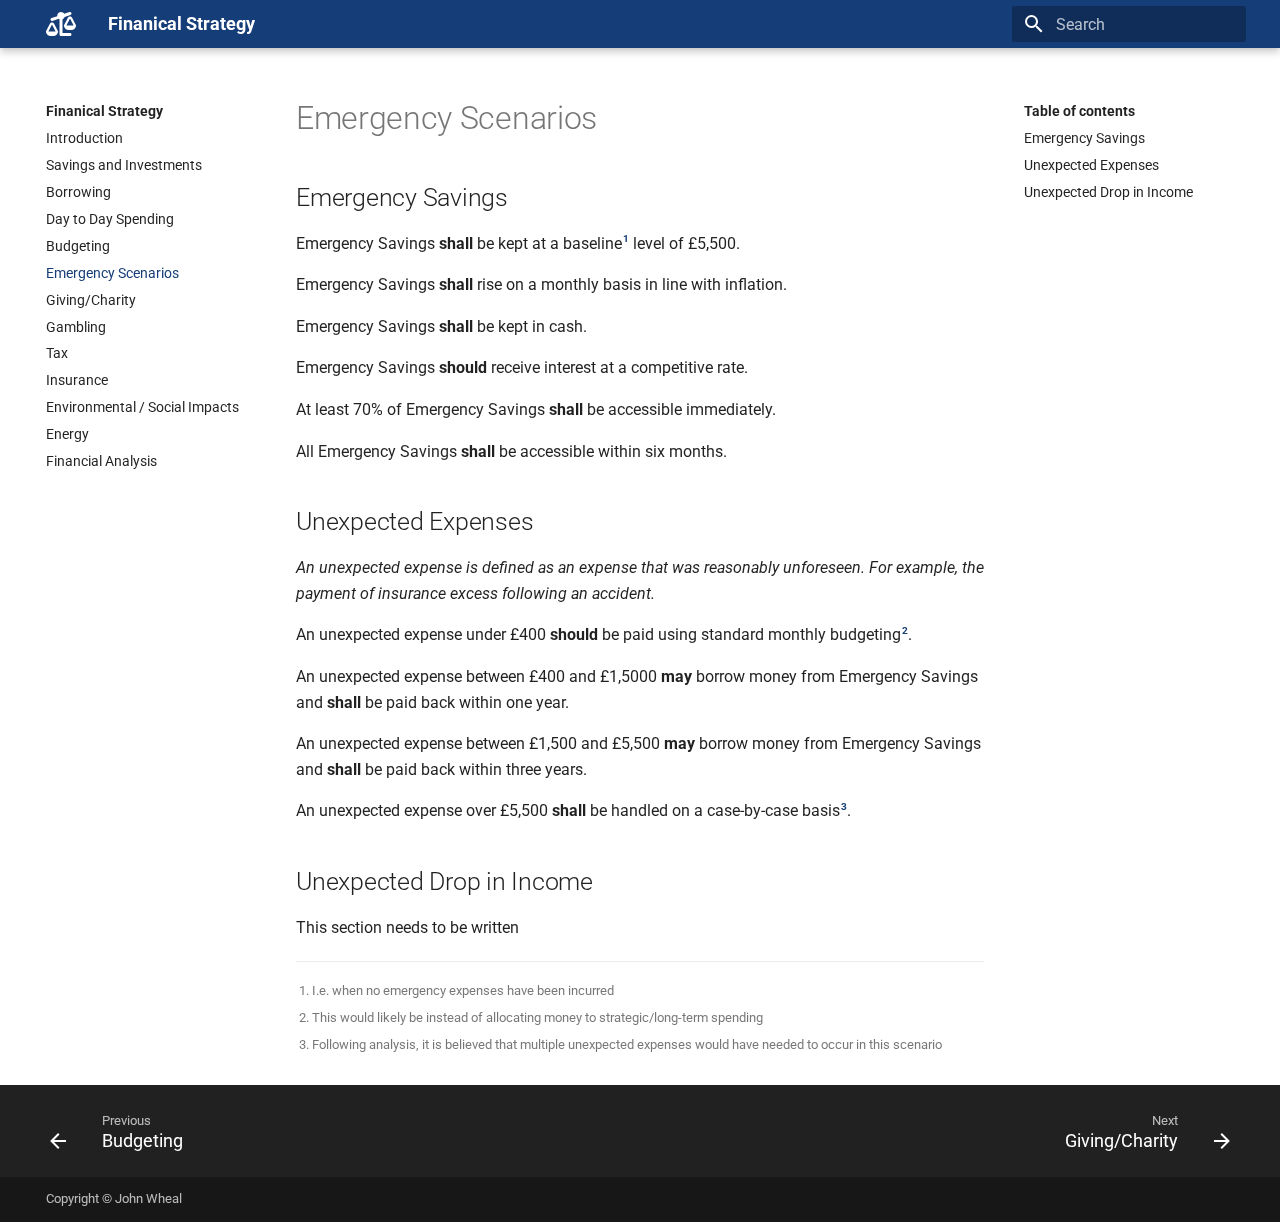
<file: emergency/index.html>
<!doctype html>
<html lang="en" class="no-js">
  <head>
    
      <meta charset="utf-8">
      <meta name="viewport" content="width=device-width,initial-scale=1">
      
      
      
      <link rel="icon" href="../assets/images/favicon.png">
      <meta name="generator" content="mkdocs-1.4.2, mkdocs-material-8.5.10">
    
    
      
        <title>Emergency Scenarios - Finanical Strategy</title>
      
    
    
      <link rel="stylesheet" href="../assets/stylesheets/main.975780f9.min.css">
      
        
        <link rel="stylesheet" href="../assets/stylesheets/palette.2505c338.min.css">
        
      
      

    
    
    
      
        
        
        <link rel="preconnect" href="https://fonts.gstatic.com" crossorigin>
        <link rel="stylesheet" href="https://fonts.googleapis.com/css?family=Roboto:300,300i,400,400i,700,700i%7CRoboto+Mono:400,400i,700,700i&display=fallback">
        <style>:root{--md-text-font:"Roboto";--md-code-font:"Roboto Mono"}</style>
      
    
    
      <link rel="stylesheet" href="../stylesheets/extra.css">
    
    <script>__md_scope=new URL("..",location),__md_hash=e=>[...e].reduce((e,_)=>(e<<5)-e+_.charCodeAt(0),0),__md_get=(e,_=localStorage,t=__md_scope)=>JSON.parse(_.getItem(t.pathname+"."+e)),__md_set=(e,_,t=localStorage,a=__md_scope)=>{try{t.setItem(a.pathname+"."+e,JSON.stringify(_))}catch(e){}}</script>
    
      

    
    
    
  </head>
  
  
    
    
    
    
    
    <body dir="ltr" data-md-color-scheme="default" data-md-color-primary="None" data-md-color-accent="None">
  
    
    
    <input class="md-toggle" data-md-toggle="drawer" type="checkbox" id="__drawer" autocomplete="off">
    <input class="md-toggle" data-md-toggle="search" type="checkbox" id="__search" autocomplete="off">
    <label class="md-overlay" for="__drawer"></label>
    <div data-md-component="skip">
      
        
        <a href="#emergency-scenarios" class="md-skip">
          Skip to content
        </a>
      
    </div>
    <div data-md-component="announce">
      
    </div>
    
    
      

<header class="md-header" data-md-component="header">
  <nav class="md-header__inner md-grid" aria-label="Header">
    <a href=".." title="Finanical Strategy" class="md-header__button md-logo" aria-label="Finanical Strategy" data-md-component="logo">
      
  
  <svg xmlns="http://www.w3.org/2000/svg" viewBox="0 0 640 512"><!--! Font Awesome Free 6.2.1 by @fontawesome - https://fontawesome.com License - https://fontawesome.com/license/free (Icons: CC BY 4.0, Fonts: SIL OFL 1.1, Code: MIT License) Copyright 2022 Fonticons, Inc.--><path d="M522.1 62.4c16.8-5.6 25.8-23.7 20.2-40.5S518.6-3.9 501.9 1.6l-113 37.7C375 15.8 349.3 0 320 0c-44.2 0-80 35.8-80 80 0 3 .2 5.9.5 8.8l-122.6 40.8c-16.8 5.6-25.8 23.7-20.2 40.5s23.7 25.8 40.5 20.2l135.5-45.2c4.5 3.2 9.3 5.9 14.4 8.2V480c0 17.7 14.3 32 32 32H512c17.7 0 32-14.3 32-32s-14.3-32-32-32H352V153.3c21-9.2 37.2-27 44.2-49l125.9-42zm-396.3 211c.4-.8 1.3-1.3 2.2-1.3s1.7.5 2.2 1.3L204.9 416H51.1l74.7-142.7zM128 224c-18.8 0-36 10.4-44.7 27L5.5 399.5c-3.1 5.8-6.1 14-5.5 23.8.7 12.1 4.8 35.2 24.8 55.1C45.1 498.6 77.8 512 128 512s82.9-13.4 103.2-33.5c20-20 24.2-43 24.8-55.1.6-9.8-2.5-18-5.5-23.8L172.7 251c-8.7-16.6-25.9-27-44.7-27zm384-80c.9 0 1.7.5 2.2 1.3L588.9 288H435.1l74.7-142.7c.4-.8 1.3-1.3 2.2-1.3zm-44.7-21-77.8 148.5c-3.1 5.8-6.1 14-5.5 23.8.7 12.1 4.8 35.2 24.8 55.1 20.3 20.2 53 33.6 103.2 33.6s82.9-13.4 103.2-33.5c20-20 24.2-43 24.8-55.1.6-9.8-2.5-18-5.5-23.8L556.7 123c-8.7-16.6-25.9-27-44.7-27s-36 10.4-44.7 27z"/></svg>

    </a>
    <label class="md-header__button md-icon" for="__drawer">
      <svg xmlns="http://www.w3.org/2000/svg" viewBox="0 0 24 24"><path d="M3 6h18v2H3V6m0 5h18v2H3v-2m0 5h18v2H3v-2Z"/></svg>
    </label>
    <div class="md-header__title" data-md-component="header-title">
      <div class="md-header__ellipsis">
        <div class="md-header__topic">
          <span class="md-ellipsis">
            Finanical Strategy
          </span>
        </div>
        <div class="md-header__topic" data-md-component="header-topic">
          <span class="md-ellipsis">
            
              Emergency Scenarios
            
          </span>
        </div>
      </div>
    </div>
    
    
    
      <label class="md-header__button md-icon" for="__search">
        <svg xmlns="http://www.w3.org/2000/svg" viewBox="0 0 24 24"><path d="M9.5 3A6.5 6.5 0 0 1 16 9.5c0 1.61-.59 3.09-1.56 4.23l.27.27h.79l5 5-1.5 1.5-5-5v-.79l-.27-.27A6.516 6.516 0 0 1 9.5 16 6.5 6.5 0 0 1 3 9.5 6.5 6.5 0 0 1 9.5 3m0 2C7 5 5 7 5 9.5S7 14 9.5 14 14 12 14 9.5 12 5 9.5 5Z"/></svg>
      </label>
      <div class="md-search" data-md-component="search" role="dialog">
  <label class="md-search__overlay" for="__search"></label>
  <div class="md-search__inner" role="search">
    <form class="md-search__form" name="search">
      <input type="text" class="md-search__input" name="query" aria-label="Search" placeholder="Search" autocapitalize="off" autocorrect="off" autocomplete="off" spellcheck="false" data-md-component="search-query" required>
      <label class="md-search__icon md-icon" for="__search">
        <svg xmlns="http://www.w3.org/2000/svg" viewBox="0 0 24 24"><path d="M9.5 3A6.5 6.5 0 0 1 16 9.5c0 1.61-.59 3.09-1.56 4.23l.27.27h.79l5 5-1.5 1.5-5-5v-.79l-.27-.27A6.516 6.516 0 0 1 9.5 16 6.5 6.5 0 0 1 3 9.5 6.5 6.5 0 0 1 9.5 3m0 2C7 5 5 7 5 9.5S7 14 9.5 14 14 12 14 9.5 12 5 9.5 5Z"/></svg>
        <svg xmlns="http://www.w3.org/2000/svg" viewBox="0 0 24 24"><path d="M20 11v2H8l5.5 5.5-1.42 1.42L4.16 12l7.92-7.92L13.5 5.5 8 11h12Z"/></svg>
      </label>
      <nav class="md-search__options" aria-label="Search">
        
        <button type="reset" class="md-search__icon md-icon" title="Clear" aria-label="Clear" tabindex="-1">
          <svg xmlns="http://www.w3.org/2000/svg" viewBox="0 0 24 24"><path d="M19 6.41 17.59 5 12 10.59 6.41 5 5 6.41 10.59 12 5 17.59 6.41 19 12 13.41 17.59 19 19 17.59 13.41 12 19 6.41Z"/></svg>
        </button>
      </nav>
      
    </form>
    <div class="md-search__output">
      <div class="md-search__scrollwrap" data-md-scrollfix>
        <div class="md-search-result" data-md-component="search-result">
          <div class="md-search-result__meta">
            Initializing search
          </div>
          <ol class="md-search-result__list"></ol>
        </div>
      </div>
    </div>
  </div>
</div>
    
    
  </nav>
  
</header>
    
    <div class="md-container" data-md-component="container">
      
      
        
          
        
      
      <main class="md-main" data-md-component="main">
        <div class="md-main__inner md-grid">
          
            
              
              <div class="md-sidebar md-sidebar--primary" data-md-component="sidebar" data-md-type="navigation" >
                <div class="md-sidebar__scrollwrap">
                  <div class="md-sidebar__inner">
                    


<nav class="md-nav md-nav--primary" aria-label="Navigation" data-md-level="0">
  <label class="md-nav__title" for="__drawer">
    <a href=".." title="Finanical Strategy" class="md-nav__button md-logo" aria-label="Finanical Strategy" data-md-component="logo">
      
  
  <svg xmlns="http://www.w3.org/2000/svg" viewBox="0 0 640 512"><!--! Font Awesome Free 6.2.1 by @fontawesome - https://fontawesome.com License - https://fontawesome.com/license/free (Icons: CC BY 4.0, Fonts: SIL OFL 1.1, Code: MIT License) Copyright 2022 Fonticons, Inc.--><path d="M522.1 62.4c16.8-5.6 25.8-23.7 20.2-40.5S518.6-3.9 501.9 1.6l-113 37.7C375 15.8 349.3 0 320 0c-44.2 0-80 35.8-80 80 0 3 .2 5.9.5 8.8l-122.6 40.8c-16.8 5.6-25.8 23.7-20.2 40.5s23.7 25.8 40.5 20.2l135.5-45.2c4.5 3.2 9.3 5.9 14.4 8.2V480c0 17.7 14.3 32 32 32H512c17.7 0 32-14.3 32-32s-14.3-32-32-32H352V153.3c21-9.2 37.2-27 44.2-49l125.9-42zm-396.3 211c.4-.8 1.3-1.3 2.2-1.3s1.7.5 2.2 1.3L204.9 416H51.1l74.7-142.7zM128 224c-18.8 0-36 10.4-44.7 27L5.5 399.5c-3.1 5.8-6.1 14-5.5 23.8.7 12.1 4.8 35.2 24.8 55.1C45.1 498.6 77.8 512 128 512s82.9-13.4 103.2-33.5c20-20 24.2-43 24.8-55.1.6-9.8-2.5-18-5.5-23.8L172.7 251c-8.7-16.6-25.9-27-44.7-27zm384-80c.9 0 1.7.5 2.2 1.3L588.9 288H435.1l74.7-142.7c.4-.8 1.3-1.3 2.2-1.3zm-44.7-21-77.8 148.5c-3.1 5.8-6.1 14-5.5 23.8.7 12.1 4.8 35.2 24.8 55.1 20.3 20.2 53 33.6 103.2 33.6s82.9-13.4 103.2-33.5c20-20 24.2-43 24.8-55.1.6-9.8-2.5-18-5.5-23.8L556.7 123c-8.7-16.6-25.9-27-44.7-27s-36 10.4-44.7 27z"/></svg>

    </a>
    Finanical Strategy
  </label>
  
  <ul class="md-nav__list" data-md-scrollfix>
    
      
      
      

  
  
  
    <li class="md-nav__item">
      <a href=".." class="md-nav__link">
        Introduction
      </a>
    </li>
  

    
      
      
      

  
  
  
    <li class="md-nav__item">
      <a href="../savings/" class="md-nav__link">
        Savings and Investments
      </a>
    </li>
  

    
      
      
      

  
  
  
    <li class="md-nav__item">
      <a href="../borrowing/" class="md-nav__link">
        Borrowing
      </a>
    </li>
  

    
      
      
      

  
  
  
    <li class="md-nav__item">
      <a href="../day-to-day/" class="md-nav__link">
        Day to Day Spending
      </a>
    </li>
  

    
      
      
      

  
  
  
    <li class="md-nav__item">
      <a href="../budgeting/" class="md-nav__link">
        Budgeting
      </a>
    </li>
  

    
      
      
      

  
  
    
  
  
    <li class="md-nav__item md-nav__item--active">
      
      <input class="md-nav__toggle md-toggle" data-md-toggle="toc" type="checkbox" id="__toc">
      
      
        
      
      
        <label class="md-nav__link md-nav__link--active" for="__toc">
          Emergency Scenarios
          <span class="md-nav__icon md-icon"></span>
        </label>
      
      <a href="./" class="md-nav__link md-nav__link--active">
        Emergency Scenarios
      </a>
      
        

<nav class="md-nav md-nav--secondary" aria-label="Table of contents">
  
  
  
    
  
  
    <label class="md-nav__title" for="__toc">
      <span class="md-nav__icon md-icon"></span>
      Table of contents
    </label>
    <ul class="md-nav__list" data-md-component="toc" data-md-scrollfix>
      
        <li class="md-nav__item">
  <a href="#emergency-savings" class="md-nav__link">
    Emergency Savings
  </a>
  
</li>
      
        <li class="md-nav__item">
  <a href="#unexpected-expenses" class="md-nav__link">
    Unexpected Expenses
  </a>
  
</li>
      
        <li class="md-nav__item">
  <a href="#unexpected-drop-in-income" class="md-nav__link">
    Unexpected Drop in Income
  </a>
  
</li>
      
    </ul>
  
</nav>
      
    </li>
  

    
      
      
      

  
  
  
    <li class="md-nav__item">
      <a href="../charity/" class="md-nav__link">
        Giving/Charity
      </a>
    </li>
  

    
      
      
      

  
  
  
    <li class="md-nav__item">
      <a href="../gambling/" class="md-nav__link">
        Gambling
      </a>
    </li>
  

    
      
      
      

  
  
  
    <li class="md-nav__item">
      <a href="../tax/" class="md-nav__link">
        Tax
      </a>
    </li>
  

    
      
      
      

  
  
  
    <li class="md-nav__item">
      <a href="../insurance/" class="md-nav__link">
        Insurance
      </a>
    </li>
  

    
      
      
      

  
  
  
    <li class="md-nav__item">
      <a href="../environmental/" class="md-nav__link">
        Environmental / Social Impacts
      </a>
    </li>
  

    
      
      
      

  
  
  
    <li class="md-nav__item">
      <a href="../energy/" class="md-nav__link">
        Energy
      </a>
    </li>
  

    
      
      
      

  
  
  
    <li class="md-nav__item">
      <a href="../analysis/" class="md-nav__link">
        Financial Analysis
      </a>
    </li>
  

    
  </ul>
</nav>
                  </div>
                </div>
              </div>
            
            
              
              <div class="md-sidebar md-sidebar--secondary" data-md-component="sidebar" data-md-type="toc" >
                <div class="md-sidebar__scrollwrap">
                  <div class="md-sidebar__inner">
                    

<nav class="md-nav md-nav--secondary" aria-label="Table of contents">
  
  
  
    
  
  
    <label class="md-nav__title" for="__toc">
      <span class="md-nav__icon md-icon"></span>
      Table of contents
    </label>
    <ul class="md-nav__list" data-md-component="toc" data-md-scrollfix>
      
        <li class="md-nav__item">
  <a href="#emergency-savings" class="md-nav__link">
    Emergency Savings
  </a>
  
</li>
      
        <li class="md-nav__item">
  <a href="#unexpected-expenses" class="md-nav__link">
    Unexpected Expenses
  </a>
  
</li>
      
        <li class="md-nav__item">
  <a href="#unexpected-drop-in-income" class="md-nav__link">
    Unexpected Drop in Income
  </a>
  
</li>
      
    </ul>
  
</nav>
                  </div>
                </div>
              </div>
            
          
          
            <div class="md-content" data-md-component="content">
              <article class="md-content__inner md-typeset">
                
                  


<h1 id="emergency-scenarios">Emergency Scenarios</h1>
<h2 id="emergency-savings">Emergency Savings</h2>
<p>Emergency Savings <strong>shall</strong> be kept at a baseline<sup id="fnref:3"><a class="footnote-ref" href="#fn:3">1</a></sup> level of £5,500.</p>
<p>Emergency Savings <strong>shall</strong> rise on a monthly basis in line with inflation.</p>
<p>Emergency Savings <strong>shall</strong> be kept in cash.</p>
<p>Emergency Savings <strong>should</strong> receive interest at a competitive rate.</p>
<p>At least 70% of Emergency Savings <strong>shall</strong> be accessible immediately.</p>
<p>All Emergency Savings <strong>shall</strong> be accessible within six months.</p>
<h2 id="unexpected-expenses">Unexpected Expenses</h2>
<p><em>An unexpected expense is defined as an expense that was reasonably unforeseen. For example, the payment of insurance excess following an accident.</em></p>
<p>An unexpected expense under £400 <strong>should</strong> be paid using standard monthly budgeting<sup id="fnref:1"><a class="footnote-ref" href="#fn:1">2</a></sup>.</p>
<p>An unexpected expense between £400 and £1,5000 <strong>may</strong> borrow money from Emergency Savings and <strong>shall</strong> be paid back within one year.</p>
<p>An unexpected expense between £1,500 and £5,500 <strong>may</strong> borrow money from Emergency Savings and <strong>shall</strong> be paid back within three years.</p>
<p>An unexpected expense over £5,500 <strong>shall</strong> be handled on a case-by-case basis<sup id="fnref:2"><a class="footnote-ref" href="#fn:2">3</a></sup>.</p>
<h2 id="unexpected-drop-in-income">Unexpected Drop in Income</h2>
<p>This section needs to be written</p>
<div class="footnote">
<hr />
<ol>
<li id="fn:3">
<p>I.e. when no emergency expenses have been incurred&#160;<a class="footnote-backref" href="#fnref:3" title="Jump back to footnote 1 in the text">&#8617;</a></p>
</li>
<li id="fn:1">
<p>This would likely be instead of allocating money to strategic/long-term spending&#160;<a class="footnote-backref" href="#fnref:1" title="Jump back to footnote 2 in the text">&#8617;</a></p>
</li>
<li id="fn:2">
<p>Following analysis, it is believed that multiple unexpected expenses would have needed to occur in this scenario&#160;<a class="footnote-backref" href="#fnref:2" title="Jump back to footnote 3 in the text">&#8617;</a></p>
</li>
</ol>
</div>





                
              </article>
            </div>
          
          
        </div>
        
      </main>
      
        <footer class="md-footer">
  
    
    <nav class="md-footer__inner md-grid" aria-label="Footer" >
      
        
        <a href="../budgeting/" class="md-footer__link md-footer__link--prev" aria-label="Previous: Budgeting" rel="prev">
          <div class="md-footer__button md-icon">
            <svg xmlns="http://www.w3.org/2000/svg" viewBox="0 0 24 24"><path d="M20 11v2H8l5.5 5.5-1.42 1.42L4.16 12l7.92-7.92L13.5 5.5 8 11h12Z"/></svg>
          </div>
          <div class="md-footer__title">
            <div class="md-ellipsis">
              <span class="md-footer__direction">
                Previous
              </span>
              Budgeting
            </div>
          </div>
        </a>
      
      
        
        <a href="../charity/" class="md-footer__link md-footer__link--next" aria-label="Next: Giving/Charity" rel="next">
          <div class="md-footer__title">
            <div class="md-ellipsis">
              <span class="md-footer__direction">
                Next
              </span>
              Giving/Charity
            </div>
          </div>
          <div class="md-footer__button md-icon">
            <svg xmlns="http://www.w3.org/2000/svg" viewBox="0 0 24 24"><path d="M4 11v2h12l-5.5 5.5 1.42 1.42L19.84 12l-7.92-7.92L10.5 5.5 16 11H4Z"/></svg>
          </div>
        </a>
      
    </nav>
  
  <div class="md-footer-meta md-typeset">
    <div class="md-footer-meta__inner md-grid">
      <div class="md-copyright">
  
    <div class="md-copyright__highlight">
      Copyright &copy; John Wheal
    </div>
  
  
</div>
      
    </div>
  </div>
</footer>
      
    </div>
    <div class="md-dialog" data-md-component="dialog">
      <div class="md-dialog__inner md-typeset"></div>
    </div>
    
    <script id="__config" type="application/json">{"base": "..", "features": [], "search": "../assets/javascripts/workers/search.16e2a7d4.min.js", "translations": {"clipboard.copied": "Copied to clipboard", "clipboard.copy": "Copy to clipboard", "search.config.lang": "en", "search.config.pipeline": "trimmer, stopWordFilter", "search.config.separator": "[\\s\\-]+", "search.placeholder": "Search", "search.result.more.one": "1 more on this page", "search.result.more.other": "# more on this page", "search.result.none": "No matching documents", "search.result.one": "1 matching document", "search.result.other": "# matching documents", "search.result.placeholder": "Type to start searching", "search.result.term.missing": "Missing", "select.version.title": "Select version"}}</script>
    
    
      <script src="../assets/javascripts/bundle.5a2dcb6a.min.js"></script>
      
    
    
  </body>
</html>
</file>
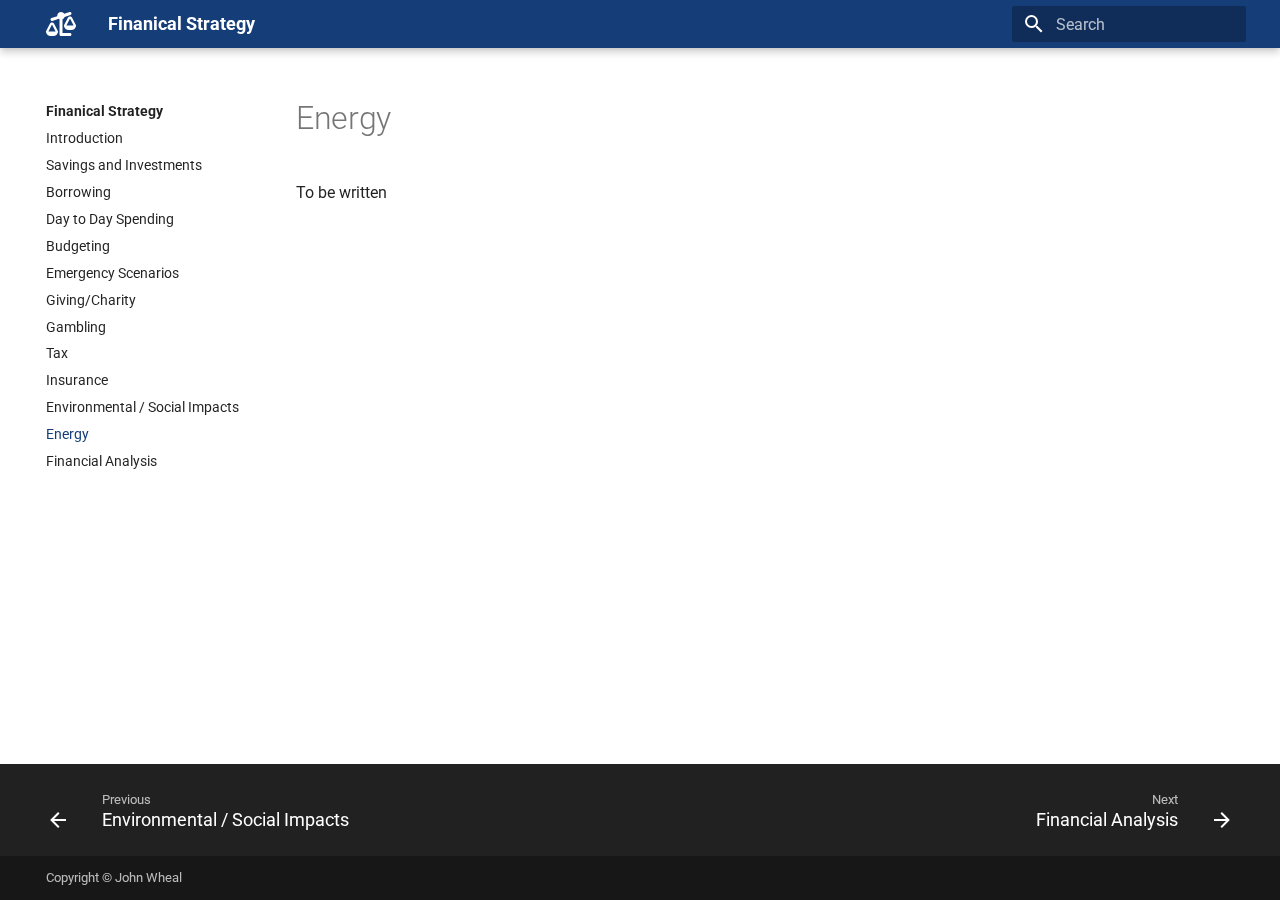
<file: energy/index.html>
<!doctype html>
<html lang="en" class="no-js">
  <head>
    
      <meta charset="utf-8">
      <meta name="viewport" content="width=device-width,initial-scale=1">
      
      
      
      <link rel="icon" href="../assets/images/favicon.png">
      <meta name="generator" content="mkdocs-1.4.2, mkdocs-material-8.5.10">
    
    
      
        <title>Energy - Finanical Strategy</title>
      
    
    
      <link rel="stylesheet" href="../assets/stylesheets/main.975780f9.min.css">
      
        
        <link rel="stylesheet" href="../assets/stylesheets/palette.2505c338.min.css">
        
      
      

    
    
    
      
        
        
        <link rel="preconnect" href="https://fonts.gstatic.com" crossorigin>
        <link rel="stylesheet" href="https://fonts.googleapis.com/css?family=Roboto:300,300i,400,400i,700,700i%7CRoboto+Mono:400,400i,700,700i&display=fallback">
        <style>:root{--md-text-font:"Roboto";--md-code-font:"Roboto Mono"}</style>
      
    
    
      <link rel="stylesheet" href="../stylesheets/extra.css">
    
    <script>__md_scope=new URL("..",location),__md_hash=e=>[...e].reduce((e,_)=>(e<<5)-e+_.charCodeAt(0),0),__md_get=(e,_=localStorage,t=__md_scope)=>JSON.parse(_.getItem(t.pathname+"."+e)),__md_set=(e,_,t=localStorage,a=__md_scope)=>{try{t.setItem(a.pathname+"."+e,JSON.stringify(_))}catch(e){}}</script>
    
      

    
    
    
  </head>
  
  
    
    
    
    
    
    <body dir="ltr" data-md-color-scheme="default" data-md-color-primary="None" data-md-color-accent="None">
  
    
    
    <input class="md-toggle" data-md-toggle="drawer" type="checkbox" id="__drawer" autocomplete="off">
    <input class="md-toggle" data-md-toggle="search" type="checkbox" id="__search" autocomplete="off">
    <label class="md-overlay" for="__drawer"></label>
    <div data-md-component="skip">
      
        
        <a href="#energy" class="md-skip">
          Skip to content
        </a>
      
    </div>
    <div data-md-component="announce">
      
    </div>
    
    
      

<header class="md-header" data-md-component="header">
  <nav class="md-header__inner md-grid" aria-label="Header">
    <a href=".." title="Finanical Strategy" class="md-header__button md-logo" aria-label="Finanical Strategy" data-md-component="logo">
      
  
  <svg xmlns="http://www.w3.org/2000/svg" viewBox="0 0 640 512"><!--! Font Awesome Free 6.2.1 by @fontawesome - https://fontawesome.com License - https://fontawesome.com/license/free (Icons: CC BY 4.0, Fonts: SIL OFL 1.1, Code: MIT License) Copyright 2022 Fonticons, Inc.--><path d="M522.1 62.4c16.8-5.6 25.8-23.7 20.2-40.5S518.6-3.9 501.9 1.6l-113 37.7C375 15.8 349.3 0 320 0c-44.2 0-80 35.8-80 80 0 3 .2 5.9.5 8.8l-122.6 40.8c-16.8 5.6-25.8 23.7-20.2 40.5s23.7 25.8 40.5 20.2l135.5-45.2c4.5 3.2 9.3 5.9 14.4 8.2V480c0 17.7 14.3 32 32 32H512c17.7 0 32-14.3 32-32s-14.3-32-32-32H352V153.3c21-9.2 37.2-27 44.2-49l125.9-42zm-396.3 211c.4-.8 1.3-1.3 2.2-1.3s1.7.5 2.2 1.3L204.9 416H51.1l74.7-142.7zM128 224c-18.8 0-36 10.4-44.7 27L5.5 399.5c-3.1 5.8-6.1 14-5.5 23.8.7 12.1 4.8 35.2 24.8 55.1C45.1 498.6 77.8 512 128 512s82.9-13.4 103.2-33.5c20-20 24.2-43 24.8-55.1.6-9.8-2.5-18-5.5-23.8L172.7 251c-8.7-16.6-25.9-27-44.7-27zm384-80c.9 0 1.7.5 2.2 1.3L588.9 288H435.1l74.7-142.7c.4-.8 1.3-1.3 2.2-1.3zm-44.7-21-77.8 148.5c-3.1 5.8-6.1 14-5.5 23.8.7 12.1 4.8 35.2 24.8 55.1 20.3 20.2 53 33.6 103.2 33.6s82.9-13.4 103.2-33.5c20-20 24.2-43 24.8-55.1.6-9.8-2.5-18-5.5-23.8L556.7 123c-8.7-16.6-25.9-27-44.7-27s-36 10.4-44.7 27z"/></svg>

    </a>
    <label class="md-header__button md-icon" for="__drawer">
      <svg xmlns="http://www.w3.org/2000/svg" viewBox="0 0 24 24"><path d="M3 6h18v2H3V6m0 5h18v2H3v-2m0 5h18v2H3v-2Z"/></svg>
    </label>
    <div class="md-header__title" data-md-component="header-title">
      <div class="md-header__ellipsis">
        <div class="md-header__topic">
          <span class="md-ellipsis">
            Finanical Strategy
          </span>
        </div>
        <div class="md-header__topic" data-md-component="header-topic">
          <span class="md-ellipsis">
            
              Energy
            
          </span>
        </div>
      </div>
    </div>
    
    
    
      <label class="md-header__button md-icon" for="__search">
        <svg xmlns="http://www.w3.org/2000/svg" viewBox="0 0 24 24"><path d="M9.5 3A6.5 6.5 0 0 1 16 9.5c0 1.61-.59 3.09-1.56 4.23l.27.27h.79l5 5-1.5 1.5-5-5v-.79l-.27-.27A6.516 6.516 0 0 1 9.5 16 6.5 6.5 0 0 1 3 9.5 6.5 6.5 0 0 1 9.5 3m0 2C7 5 5 7 5 9.5S7 14 9.5 14 14 12 14 9.5 12 5 9.5 5Z"/></svg>
      </label>
      <div class="md-search" data-md-component="search" role="dialog">
  <label class="md-search__overlay" for="__search"></label>
  <div class="md-search__inner" role="search">
    <form class="md-search__form" name="search">
      <input type="text" class="md-search__input" name="query" aria-label="Search" placeholder="Search" autocapitalize="off" autocorrect="off" autocomplete="off" spellcheck="false" data-md-component="search-query" required>
      <label class="md-search__icon md-icon" for="__search">
        <svg xmlns="http://www.w3.org/2000/svg" viewBox="0 0 24 24"><path d="M9.5 3A6.5 6.5 0 0 1 16 9.5c0 1.61-.59 3.09-1.56 4.23l.27.27h.79l5 5-1.5 1.5-5-5v-.79l-.27-.27A6.516 6.516 0 0 1 9.5 16 6.5 6.5 0 0 1 3 9.5 6.5 6.5 0 0 1 9.5 3m0 2C7 5 5 7 5 9.5S7 14 9.5 14 14 12 14 9.5 12 5 9.5 5Z"/></svg>
        <svg xmlns="http://www.w3.org/2000/svg" viewBox="0 0 24 24"><path d="M20 11v2H8l5.5 5.5-1.42 1.42L4.16 12l7.92-7.92L13.5 5.5 8 11h12Z"/></svg>
      </label>
      <nav class="md-search__options" aria-label="Search">
        
        <button type="reset" class="md-search__icon md-icon" title="Clear" aria-label="Clear" tabindex="-1">
          <svg xmlns="http://www.w3.org/2000/svg" viewBox="0 0 24 24"><path d="M19 6.41 17.59 5 12 10.59 6.41 5 5 6.41 10.59 12 5 17.59 6.41 19 12 13.41 17.59 19 19 17.59 13.41 12 19 6.41Z"/></svg>
        </button>
      </nav>
      
    </form>
    <div class="md-search__output">
      <div class="md-search__scrollwrap" data-md-scrollfix>
        <div class="md-search-result" data-md-component="search-result">
          <div class="md-search-result__meta">
            Initializing search
          </div>
          <ol class="md-search-result__list"></ol>
        </div>
      </div>
    </div>
  </div>
</div>
    
    
  </nav>
  
</header>
    
    <div class="md-container" data-md-component="container">
      
      
        
          
        
      
      <main class="md-main" data-md-component="main">
        <div class="md-main__inner md-grid">
          
            
              
              <div class="md-sidebar md-sidebar--primary" data-md-component="sidebar" data-md-type="navigation" >
                <div class="md-sidebar__scrollwrap">
                  <div class="md-sidebar__inner">
                    


<nav class="md-nav md-nav--primary" aria-label="Navigation" data-md-level="0">
  <label class="md-nav__title" for="__drawer">
    <a href=".." title="Finanical Strategy" class="md-nav__button md-logo" aria-label="Finanical Strategy" data-md-component="logo">
      
  
  <svg xmlns="http://www.w3.org/2000/svg" viewBox="0 0 640 512"><!--! Font Awesome Free 6.2.1 by @fontawesome - https://fontawesome.com License - https://fontawesome.com/license/free (Icons: CC BY 4.0, Fonts: SIL OFL 1.1, Code: MIT License) Copyright 2022 Fonticons, Inc.--><path d="M522.1 62.4c16.8-5.6 25.8-23.7 20.2-40.5S518.6-3.9 501.9 1.6l-113 37.7C375 15.8 349.3 0 320 0c-44.2 0-80 35.8-80 80 0 3 .2 5.9.5 8.8l-122.6 40.8c-16.8 5.6-25.8 23.7-20.2 40.5s23.7 25.8 40.5 20.2l135.5-45.2c4.5 3.2 9.3 5.9 14.4 8.2V480c0 17.7 14.3 32 32 32H512c17.7 0 32-14.3 32-32s-14.3-32-32-32H352V153.3c21-9.2 37.2-27 44.2-49l125.9-42zm-396.3 211c.4-.8 1.3-1.3 2.2-1.3s1.7.5 2.2 1.3L204.9 416H51.1l74.7-142.7zM128 224c-18.8 0-36 10.4-44.7 27L5.5 399.5c-3.1 5.8-6.1 14-5.5 23.8.7 12.1 4.8 35.2 24.8 55.1C45.1 498.6 77.8 512 128 512s82.9-13.4 103.2-33.5c20-20 24.2-43 24.8-55.1.6-9.8-2.5-18-5.5-23.8L172.7 251c-8.7-16.6-25.9-27-44.7-27zm384-80c.9 0 1.7.5 2.2 1.3L588.9 288H435.1l74.7-142.7c.4-.8 1.3-1.3 2.2-1.3zm-44.7-21-77.8 148.5c-3.1 5.8-6.1 14-5.5 23.8.7 12.1 4.8 35.2 24.8 55.1 20.3 20.2 53 33.6 103.2 33.6s82.9-13.4 103.2-33.5c20-20 24.2-43 24.8-55.1.6-9.8-2.5-18-5.5-23.8L556.7 123c-8.7-16.6-25.9-27-44.7-27s-36 10.4-44.7 27z"/></svg>

    </a>
    Finanical Strategy
  </label>
  
  <ul class="md-nav__list" data-md-scrollfix>
    
      
      
      

  
  
  
    <li class="md-nav__item">
      <a href=".." class="md-nav__link">
        Introduction
      </a>
    </li>
  

    
      
      
      

  
  
  
    <li class="md-nav__item">
      <a href="../savings/" class="md-nav__link">
        Savings and Investments
      </a>
    </li>
  

    
      
      
      

  
  
  
    <li class="md-nav__item">
      <a href="../borrowing/" class="md-nav__link">
        Borrowing
      </a>
    </li>
  

    
      
      
      

  
  
  
    <li class="md-nav__item">
      <a href="../day-to-day/" class="md-nav__link">
        Day to Day Spending
      </a>
    </li>
  

    
      
      
      

  
  
  
    <li class="md-nav__item">
      <a href="../budgeting/" class="md-nav__link">
        Budgeting
      </a>
    </li>
  

    
      
      
      

  
  
  
    <li class="md-nav__item">
      <a href="../emergency/" class="md-nav__link">
        Emergency Scenarios
      </a>
    </li>
  

    
      
      
      

  
  
  
    <li class="md-nav__item">
      <a href="../charity/" class="md-nav__link">
        Giving/Charity
      </a>
    </li>
  

    
      
      
      

  
  
  
    <li class="md-nav__item">
      <a href="../gambling/" class="md-nav__link">
        Gambling
      </a>
    </li>
  

    
      
      
      

  
  
  
    <li class="md-nav__item">
      <a href="../tax/" class="md-nav__link">
        Tax
      </a>
    </li>
  

    
      
      
      

  
  
  
    <li class="md-nav__item">
      <a href="../insurance/" class="md-nav__link">
        Insurance
      </a>
    </li>
  

    
      
      
      

  
  
  
    <li class="md-nav__item">
      <a href="../environmental/" class="md-nav__link">
        Environmental / Social Impacts
      </a>
    </li>
  

    
      
      
      

  
  
    
  
  
    <li class="md-nav__item md-nav__item--active">
      
      <input class="md-nav__toggle md-toggle" data-md-toggle="toc" type="checkbox" id="__toc">
      
      
        
      
      
      <a href="./" class="md-nav__link md-nav__link--active">
        Energy
      </a>
      
    </li>
  

    
      
      
      

  
  
  
    <li class="md-nav__item">
      <a href="../analysis/" class="md-nav__link">
        Financial Analysis
      </a>
    </li>
  

    
  </ul>
</nav>
                  </div>
                </div>
              </div>
            
            
              
              <div class="md-sidebar md-sidebar--secondary" data-md-component="sidebar" data-md-type="toc" >
                <div class="md-sidebar__scrollwrap">
                  <div class="md-sidebar__inner">
                    

<nav class="md-nav md-nav--secondary" aria-label="Table of contents">
  
  
  
    
  
  
</nav>
                  </div>
                </div>
              </div>
            
          
          
            <div class="md-content" data-md-component="content">
              <article class="md-content__inner md-typeset">
                
                  


<h1 id="energy">Energy</h1>
<p>To be written</p>





                
              </article>
            </div>
          
          
        </div>
        
      </main>
      
        <footer class="md-footer">
  
    
    <nav class="md-footer__inner md-grid" aria-label="Footer" >
      
        
        <a href="../environmental/" class="md-footer__link md-footer__link--prev" aria-label="Previous: Environmental / Social Impacts" rel="prev">
          <div class="md-footer__button md-icon">
            <svg xmlns="http://www.w3.org/2000/svg" viewBox="0 0 24 24"><path d="M20 11v2H8l5.5 5.5-1.42 1.42L4.16 12l7.92-7.92L13.5 5.5 8 11h12Z"/></svg>
          </div>
          <div class="md-footer__title">
            <div class="md-ellipsis">
              <span class="md-footer__direction">
                Previous
              </span>
              Environmental / Social Impacts
            </div>
          </div>
        </a>
      
      
        
        <a href="../analysis/" class="md-footer__link md-footer__link--next" aria-label="Next: Financial Analysis" rel="next">
          <div class="md-footer__title">
            <div class="md-ellipsis">
              <span class="md-footer__direction">
                Next
              </span>
              Financial Analysis
            </div>
          </div>
          <div class="md-footer__button md-icon">
            <svg xmlns="http://www.w3.org/2000/svg" viewBox="0 0 24 24"><path d="M4 11v2h12l-5.5 5.5 1.42 1.42L19.84 12l-7.92-7.92L10.5 5.5 16 11H4Z"/></svg>
          </div>
        </a>
      
    </nav>
  
  <div class="md-footer-meta md-typeset">
    <div class="md-footer-meta__inner md-grid">
      <div class="md-copyright">
  
    <div class="md-copyright__highlight">
      Copyright &copy; John Wheal
    </div>
  
  
</div>
      
    </div>
  </div>
</footer>
      
    </div>
    <div class="md-dialog" data-md-component="dialog">
      <div class="md-dialog__inner md-typeset"></div>
    </div>
    
    <script id="__config" type="application/json">{"base": "..", "features": [], "search": "../assets/javascripts/workers/search.16e2a7d4.min.js", "translations": {"clipboard.copied": "Copied to clipboard", "clipboard.copy": "Copy to clipboard", "search.config.lang": "en", "search.config.pipeline": "trimmer, stopWordFilter", "search.config.separator": "[\\s\\-]+", "search.placeholder": "Search", "search.result.more.one": "1 more on this page", "search.result.more.other": "# more on this page", "search.result.none": "No matching documents", "search.result.one": "1 matching document", "search.result.other": "# matching documents", "search.result.placeholder": "Type to start searching", "search.result.term.missing": "Missing", "select.version.title": "Select version"}}</script>
    
    
      <script src="../assets/javascripts/bundle.5a2dcb6a.min.js"></script>
      
    
    
  </body>
</html>
</file>
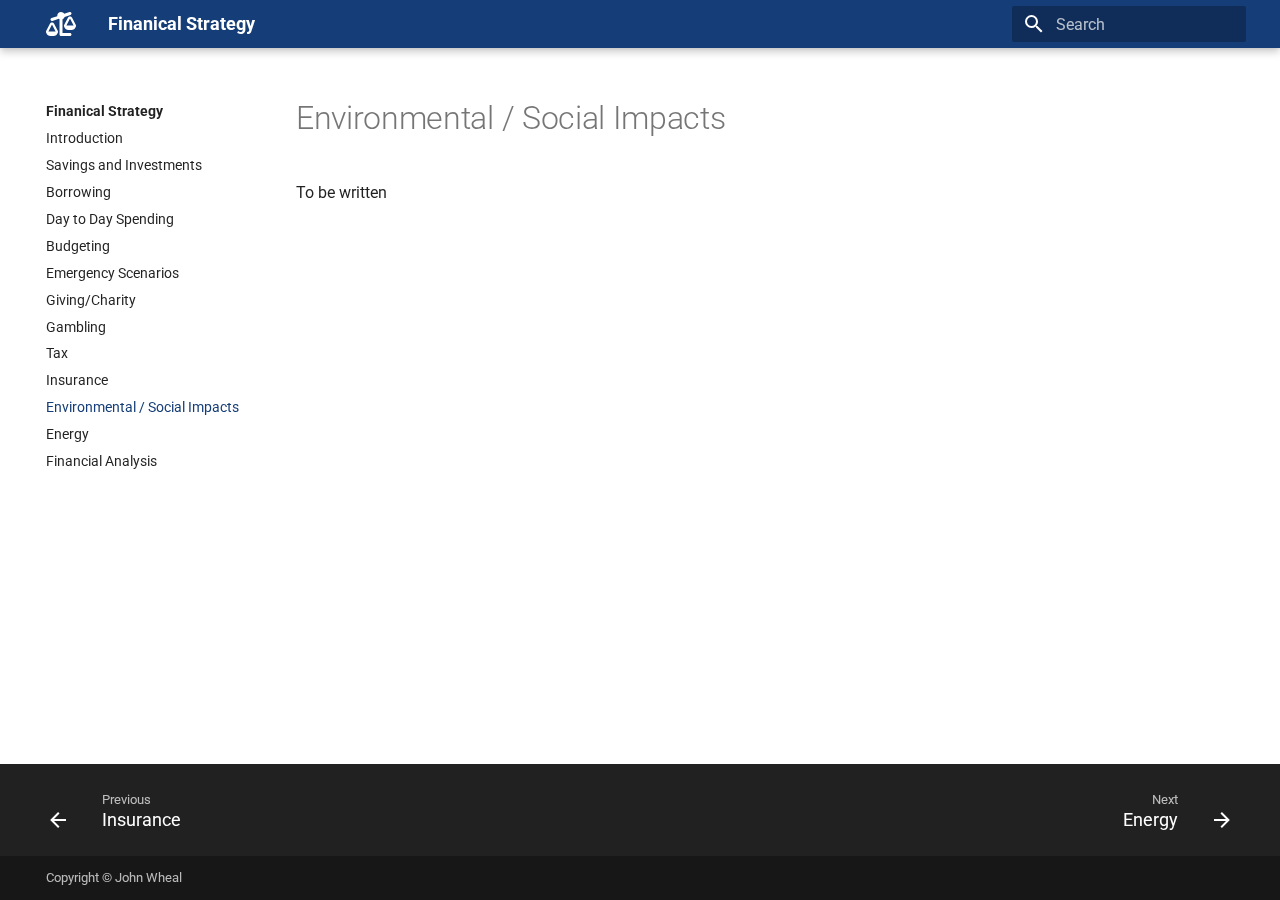
<file: environmental/index.html>
<!doctype html>
<html lang="en" class="no-js">
  <head>
    
      <meta charset="utf-8">
      <meta name="viewport" content="width=device-width,initial-scale=1">
      
      
      
      <link rel="icon" href="../assets/images/favicon.png">
      <meta name="generator" content="mkdocs-1.4.2, mkdocs-material-8.5.10">
    
    
      
        <title>Environmental / Social Impacts - Finanical Strategy</title>
      
    
    
      <link rel="stylesheet" href="../assets/stylesheets/main.975780f9.min.css">
      
        
        <link rel="stylesheet" href="../assets/stylesheets/palette.2505c338.min.css">
        
      
      

    
    
    
      
        
        
        <link rel="preconnect" href="https://fonts.gstatic.com" crossorigin>
        <link rel="stylesheet" href="https://fonts.googleapis.com/css?family=Roboto:300,300i,400,400i,700,700i%7CRoboto+Mono:400,400i,700,700i&display=fallback">
        <style>:root{--md-text-font:"Roboto";--md-code-font:"Roboto Mono"}</style>
      
    
    
      <link rel="stylesheet" href="../stylesheets/extra.css">
    
    <script>__md_scope=new URL("..",location),__md_hash=e=>[...e].reduce((e,_)=>(e<<5)-e+_.charCodeAt(0),0),__md_get=(e,_=localStorage,t=__md_scope)=>JSON.parse(_.getItem(t.pathname+"."+e)),__md_set=(e,_,t=localStorage,a=__md_scope)=>{try{t.setItem(a.pathname+"."+e,JSON.stringify(_))}catch(e){}}</script>
    
      

    
    
    
  </head>
  
  
    
    
    
    
    
    <body dir="ltr" data-md-color-scheme="default" data-md-color-primary="None" data-md-color-accent="None">
  
    
    
    <input class="md-toggle" data-md-toggle="drawer" type="checkbox" id="__drawer" autocomplete="off">
    <input class="md-toggle" data-md-toggle="search" type="checkbox" id="__search" autocomplete="off">
    <label class="md-overlay" for="__drawer"></label>
    <div data-md-component="skip">
      
        
        <a href="#environmental-social-impacts" class="md-skip">
          Skip to content
        </a>
      
    </div>
    <div data-md-component="announce">
      
    </div>
    
    
      

<header class="md-header" data-md-component="header">
  <nav class="md-header__inner md-grid" aria-label="Header">
    <a href=".." title="Finanical Strategy" class="md-header__button md-logo" aria-label="Finanical Strategy" data-md-component="logo">
      
  
  <svg xmlns="http://www.w3.org/2000/svg" viewBox="0 0 640 512"><!--! Font Awesome Free 6.2.1 by @fontawesome - https://fontawesome.com License - https://fontawesome.com/license/free (Icons: CC BY 4.0, Fonts: SIL OFL 1.1, Code: MIT License) Copyright 2022 Fonticons, Inc.--><path d="M522.1 62.4c16.8-5.6 25.8-23.7 20.2-40.5S518.6-3.9 501.9 1.6l-113 37.7C375 15.8 349.3 0 320 0c-44.2 0-80 35.8-80 80 0 3 .2 5.9.5 8.8l-122.6 40.8c-16.8 5.6-25.8 23.7-20.2 40.5s23.7 25.8 40.5 20.2l135.5-45.2c4.5 3.2 9.3 5.9 14.4 8.2V480c0 17.7 14.3 32 32 32H512c17.7 0 32-14.3 32-32s-14.3-32-32-32H352V153.3c21-9.2 37.2-27 44.2-49l125.9-42zm-396.3 211c.4-.8 1.3-1.3 2.2-1.3s1.7.5 2.2 1.3L204.9 416H51.1l74.7-142.7zM128 224c-18.8 0-36 10.4-44.7 27L5.5 399.5c-3.1 5.8-6.1 14-5.5 23.8.7 12.1 4.8 35.2 24.8 55.1C45.1 498.6 77.8 512 128 512s82.9-13.4 103.2-33.5c20-20 24.2-43 24.8-55.1.6-9.8-2.5-18-5.5-23.8L172.7 251c-8.7-16.6-25.9-27-44.7-27zm384-80c.9 0 1.7.5 2.2 1.3L588.9 288H435.1l74.7-142.7c.4-.8 1.3-1.3 2.2-1.3zm-44.7-21-77.8 148.5c-3.1 5.8-6.1 14-5.5 23.8.7 12.1 4.8 35.2 24.8 55.1 20.3 20.2 53 33.6 103.2 33.6s82.9-13.4 103.2-33.5c20-20 24.2-43 24.8-55.1.6-9.8-2.5-18-5.5-23.8L556.7 123c-8.7-16.6-25.9-27-44.7-27s-36 10.4-44.7 27z"/></svg>

    </a>
    <label class="md-header__button md-icon" for="__drawer">
      <svg xmlns="http://www.w3.org/2000/svg" viewBox="0 0 24 24"><path d="M3 6h18v2H3V6m0 5h18v2H3v-2m0 5h18v2H3v-2Z"/></svg>
    </label>
    <div class="md-header__title" data-md-component="header-title">
      <div class="md-header__ellipsis">
        <div class="md-header__topic">
          <span class="md-ellipsis">
            Finanical Strategy
          </span>
        </div>
        <div class="md-header__topic" data-md-component="header-topic">
          <span class="md-ellipsis">
            
              Environmental / Social Impacts
            
          </span>
        </div>
      </div>
    </div>
    
    
    
      <label class="md-header__button md-icon" for="__search">
        <svg xmlns="http://www.w3.org/2000/svg" viewBox="0 0 24 24"><path d="M9.5 3A6.5 6.5 0 0 1 16 9.5c0 1.61-.59 3.09-1.56 4.23l.27.27h.79l5 5-1.5 1.5-5-5v-.79l-.27-.27A6.516 6.516 0 0 1 9.5 16 6.5 6.5 0 0 1 3 9.5 6.5 6.5 0 0 1 9.5 3m0 2C7 5 5 7 5 9.5S7 14 9.5 14 14 12 14 9.5 12 5 9.5 5Z"/></svg>
      </label>
      <div class="md-search" data-md-component="search" role="dialog">
  <label class="md-search__overlay" for="__search"></label>
  <div class="md-search__inner" role="search">
    <form class="md-search__form" name="search">
      <input type="text" class="md-search__input" name="query" aria-label="Search" placeholder="Search" autocapitalize="off" autocorrect="off" autocomplete="off" spellcheck="false" data-md-component="search-query" required>
      <label class="md-search__icon md-icon" for="__search">
        <svg xmlns="http://www.w3.org/2000/svg" viewBox="0 0 24 24"><path d="M9.5 3A6.5 6.5 0 0 1 16 9.5c0 1.61-.59 3.09-1.56 4.23l.27.27h.79l5 5-1.5 1.5-5-5v-.79l-.27-.27A6.516 6.516 0 0 1 9.5 16 6.5 6.5 0 0 1 3 9.5 6.5 6.5 0 0 1 9.5 3m0 2C7 5 5 7 5 9.5S7 14 9.5 14 14 12 14 9.5 12 5 9.5 5Z"/></svg>
        <svg xmlns="http://www.w3.org/2000/svg" viewBox="0 0 24 24"><path d="M20 11v2H8l5.5 5.5-1.42 1.42L4.16 12l7.92-7.92L13.5 5.5 8 11h12Z"/></svg>
      </label>
      <nav class="md-search__options" aria-label="Search">
        
        <button type="reset" class="md-search__icon md-icon" title="Clear" aria-label="Clear" tabindex="-1">
          <svg xmlns="http://www.w3.org/2000/svg" viewBox="0 0 24 24"><path d="M19 6.41 17.59 5 12 10.59 6.41 5 5 6.41 10.59 12 5 17.59 6.41 19 12 13.41 17.59 19 19 17.59 13.41 12 19 6.41Z"/></svg>
        </button>
      </nav>
      
    </form>
    <div class="md-search__output">
      <div class="md-search__scrollwrap" data-md-scrollfix>
        <div class="md-search-result" data-md-component="search-result">
          <div class="md-search-result__meta">
            Initializing search
          </div>
          <ol class="md-search-result__list"></ol>
        </div>
      </div>
    </div>
  </div>
</div>
    
    
  </nav>
  
</header>
    
    <div class="md-container" data-md-component="container">
      
      
        
          
        
      
      <main class="md-main" data-md-component="main">
        <div class="md-main__inner md-grid">
          
            
              
              <div class="md-sidebar md-sidebar--primary" data-md-component="sidebar" data-md-type="navigation" >
                <div class="md-sidebar__scrollwrap">
                  <div class="md-sidebar__inner">
                    


<nav class="md-nav md-nav--primary" aria-label="Navigation" data-md-level="0">
  <label class="md-nav__title" for="__drawer">
    <a href=".." title="Finanical Strategy" class="md-nav__button md-logo" aria-label="Finanical Strategy" data-md-component="logo">
      
  
  <svg xmlns="http://www.w3.org/2000/svg" viewBox="0 0 640 512"><!--! Font Awesome Free 6.2.1 by @fontawesome - https://fontawesome.com License - https://fontawesome.com/license/free (Icons: CC BY 4.0, Fonts: SIL OFL 1.1, Code: MIT License) Copyright 2022 Fonticons, Inc.--><path d="M522.1 62.4c16.8-5.6 25.8-23.7 20.2-40.5S518.6-3.9 501.9 1.6l-113 37.7C375 15.8 349.3 0 320 0c-44.2 0-80 35.8-80 80 0 3 .2 5.9.5 8.8l-122.6 40.8c-16.8 5.6-25.8 23.7-20.2 40.5s23.7 25.8 40.5 20.2l135.5-45.2c4.5 3.2 9.3 5.9 14.4 8.2V480c0 17.7 14.3 32 32 32H512c17.7 0 32-14.3 32-32s-14.3-32-32-32H352V153.3c21-9.2 37.2-27 44.2-49l125.9-42zm-396.3 211c.4-.8 1.3-1.3 2.2-1.3s1.7.5 2.2 1.3L204.9 416H51.1l74.7-142.7zM128 224c-18.8 0-36 10.4-44.7 27L5.5 399.5c-3.1 5.8-6.1 14-5.5 23.8.7 12.1 4.8 35.2 24.8 55.1C45.1 498.6 77.8 512 128 512s82.9-13.4 103.2-33.5c20-20 24.2-43 24.8-55.1.6-9.8-2.5-18-5.5-23.8L172.7 251c-8.7-16.6-25.9-27-44.7-27zm384-80c.9 0 1.7.5 2.2 1.3L588.9 288H435.1l74.7-142.7c.4-.8 1.3-1.3 2.2-1.3zm-44.7-21-77.8 148.5c-3.1 5.8-6.1 14-5.5 23.8.7 12.1 4.8 35.2 24.8 55.1 20.3 20.2 53 33.6 103.2 33.6s82.9-13.4 103.2-33.5c20-20 24.2-43 24.8-55.1.6-9.8-2.5-18-5.5-23.8L556.7 123c-8.7-16.6-25.9-27-44.7-27s-36 10.4-44.7 27z"/></svg>

    </a>
    Finanical Strategy
  </label>
  
  <ul class="md-nav__list" data-md-scrollfix>
    
      
      
      

  
  
  
    <li class="md-nav__item">
      <a href=".." class="md-nav__link">
        Introduction
      </a>
    </li>
  

    
      
      
      

  
  
  
    <li class="md-nav__item">
      <a href="../savings/" class="md-nav__link">
        Savings and Investments
      </a>
    </li>
  

    
      
      
      

  
  
  
    <li class="md-nav__item">
      <a href="../borrowing/" class="md-nav__link">
        Borrowing
      </a>
    </li>
  

    
      
      
      

  
  
  
    <li class="md-nav__item">
      <a href="../day-to-day/" class="md-nav__link">
        Day to Day Spending
      </a>
    </li>
  

    
      
      
      

  
  
  
    <li class="md-nav__item">
      <a href="../budgeting/" class="md-nav__link">
        Budgeting
      </a>
    </li>
  

    
      
      
      

  
  
  
    <li class="md-nav__item">
      <a href="../emergency/" class="md-nav__link">
        Emergency Scenarios
      </a>
    </li>
  

    
      
      
      

  
  
  
    <li class="md-nav__item">
      <a href="../charity/" class="md-nav__link">
        Giving/Charity
      </a>
    </li>
  

    
      
      
      

  
  
  
    <li class="md-nav__item">
      <a href="../gambling/" class="md-nav__link">
        Gambling
      </a>
    </li>
  

    
      
      
      

  
  
  
    <li class="md-nav__item">
      <a href="../tax/" class="md-nav__link">
        Tax
      </a>
    </li>
  

    
      
      
      

  
  
  
    <li class="md-nav__item">
      <a href="../insurance/" class="md-nav__link">
        Insurance
      </a>
    </li>
  

    
      
      
      

  
  
    
  
  
    <li class="md-nav__item md-nav__item--active">
      
      <input class="md-nav__toggle md-toggle" data-md-toggle="toc" type="checkbox" id="__toc">
      
      
        
      
      
      <a href="./" class="md-nav__link md-nav__link--active">
        Environmental / Social Impacts
      </a>
      
    </li>
  

    
      
      
      

  
  
  
    <li class="md-nav__item">
      <a href="../energy/" class="md-nav__link">
        Energy
      </a>
    </li>
  

    
      
      
      

  
  
  
    <li class="md-nav__item">
      <a href="../analysis/" class="md-nav__link">
        Financial Analysis
      </a>
    </li>
  

    
  </ul>
</nav>
                  </div>
                </div>
              </div>
            
            
              
              <div class="md-sidebar md-sidebar--secondary" data-md-component="sidebar" data-md-type="toc" >
                <div class="md-sidebar__scrollwrap">
                  <div class="md-sidebar__inner">
                    

<nav class="md-nav md-nav--secondary" aria-label="Table of contents">
  
  
  
    
  
  
</nav>
                  </div>
                </div>
              </div>
            
          
          
            <div class="md-content" data-md-component="content">
              <article class="md-content__inner md-typeset">
                
                  


<h1 id="environmental-social-impacts">Environmental / Social Impacts</h1>
<p>To be written</p>





                
              </article>
            </div>
          
          
        </div>
        
      </main>
      
        <footer class="md-footer">
  
    
    <nav class="md-footer__inner md-grid" aria-label="Footer" >
      
        
        <a href="../insurance/" class="md-footer__link md-footer__link--prev" aria-label="Previous: Insurance" rel="prev">
          <div class="md-footer__button md-icon">
            <svg xmlns="http://www.w3.org/2000/svg" viewBox="0 0 24 24"><path d="M20 11v2H8l5.5 5.5-1.42 1.42L4.16 12l7.92-7.92L13.5 5.5 8 11h12Z"/></svg>
          </div>
          <div class="md-footer__title">
            <div class="md-ellipsis">
              <span class="md-footer__direction">
                Previous
              </span>
              Insurance
            </div>
          </div>
        </a>
      
      
        
        <a href="../energy/" class="md-footer__link md-footer__link--next" aria-label="Next: Energy" rel="next">
          <div class="md-footer__title">
            <div class="md-ellipsis">
              <span class="md-footer__direction">
                Next
              </span>
              Energy
            </div>
          </div>
          <div class="md-footer__button md-icon">
            <svg xmlns="http://www.w3.org/2000/svg" viewBox="0 0 24 24"><path d="M4 11v2h12l-5.5 5.5 1.42 1.42L19.84 12l-7.92-7.92L10.5 5.5 16 11H4Z"/></svg>
          </div>
        </a>
      
    </nav>
  
  <div class="md-footer-meta md-typeset">
    <div class="md-footer-meta__inner md-grid">
      <div class="md-copyright">
  
    <div class="md-copyright__highlight">
      Copyright &copy; John Wheal
    </div>
  
  
</div>
      
    </div>
  </div>
</footer>
      
    </div>
    <div class="md-dialog" data-md-component="dialog">
      <div class="md-dialog__inner md-typeset"></div>
    </div>
    
    <script id="__config" type="application/json">{"base": "..", "features": [], "search": "../assets/javascripts/workers/search.16e2a7d4.min.js", "translations": {"clipboard.copied": "Copied to clipboard", "clipboard.copy": "Copy to clipboard", "search.config.lang": "en", "search.config.pipeline": "trimmer, stopWordFilter", "search.config.separator": "[\\s\\-]+", "search.placeholder": "Search", "search.result.more.one": "1 more on this page", "search.result.more.other": "# more on this page", "search.result.none": "No matching documents", "search.result.one": "1 matching document", "search.result.other": "# matching documents", "search.result.placeholder": "Type to start searching", "search.result.term.missing": "Missing", "select.version.title": "Select version"}}</script>
    
    
      <script src="../assets/javascripts/bundle.5a2dcb6a.min.js"></script>
      
    
    
  </body>
</html>
</file>
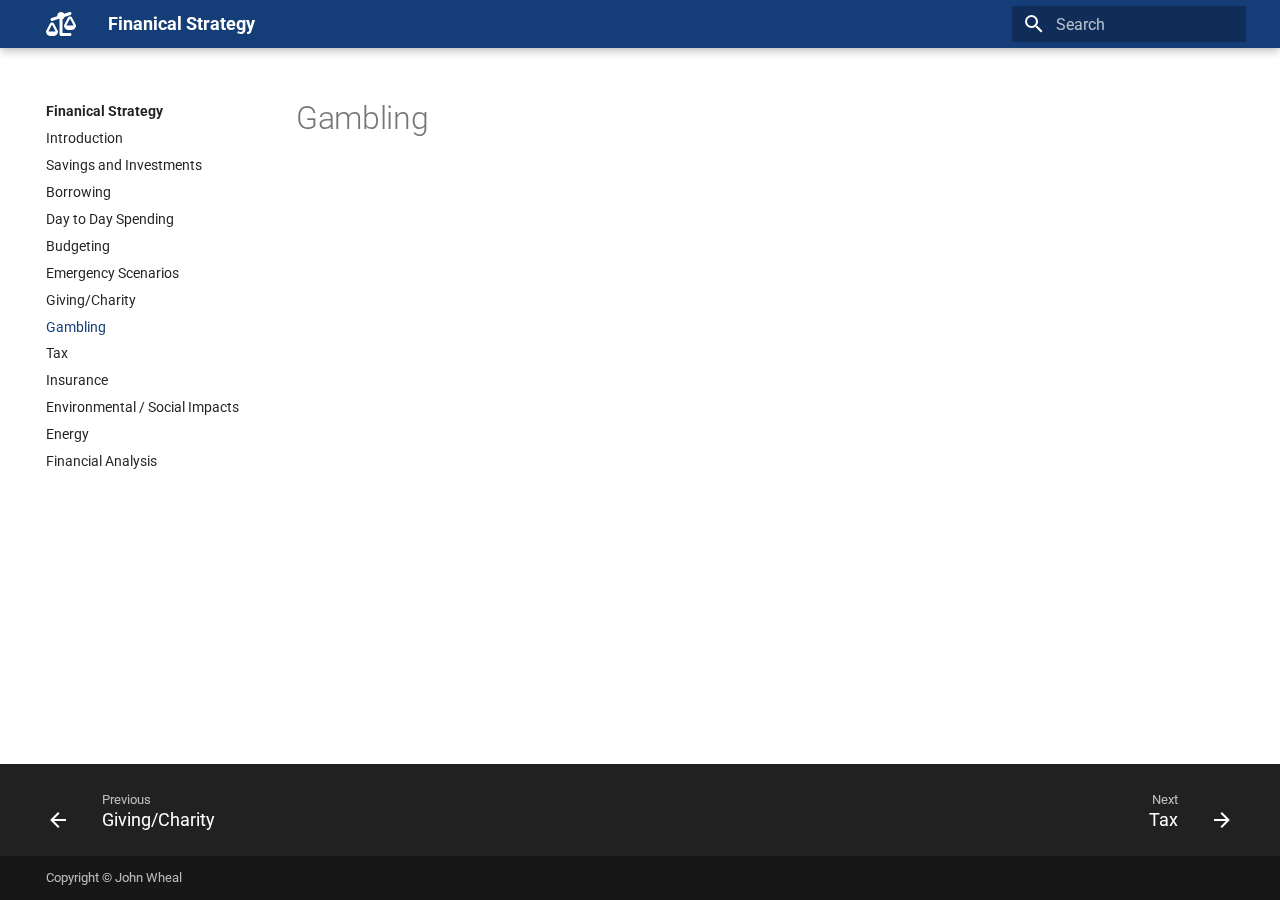
<file: gambling/index.html>
<!doctype html>
<html lang="en" class="no-js">
  <head>
    
      <meta charset="utf-8">
      <meta name="viewport" content="width=device-width,initial-scale=1">
      
      
      
      <link rel="icon" href="../assets/images/favicon.png">
      <meta name="generator" content="mkdocs-1.4.2, mkdocs-material-8.5.10">
    
    
      
        <title>Gambling - Finanical Strategy</title>
      
    
    
      <link rel="stylesheet" href="../assets/stylesheets/main.975780f9.min.css">
      
        
        <link rel="stylesheet" href="../assets/stylesheets/palette.2505c338.min.css">
        
      
      

    
    
    
      
        
        
        <link rel="preconnect" href="https://fonts.gstatic.com" crossorigin>
        <link rel="stylesheet" href="https://fonts.googleapis.com/css?family=Roboto:300,300i,400,400i,700,700i%7CRoboto+Mono:400,400i,700,700i&display=fallback">
        <style>:root{--md-text-font:"Roboto";--md-code-font:"Roboto Mono"}</style>
      
    
    
      <link rel="stylesheet" href="../stylesheets/extra.css">
    
    <script>__md_scope=new URL("..",location),__md_hash=e=>[...e].reduce((e,_)=>(e<<5)-e+_.charCodeAt(0),0),__md_get=(e,_=localStorage,t=__md_scope)=>JSON.parse(_.getItem(t.pathname+"."+e)),__md_set=(e,_,t=localStorage,a=__md_scope)=>{try{t.setItem(a.pathname+"."+e,JSON.stringify(_))}catch(e){}}</script>
    
      

    
    
    
  </head>
  
  
    
    
    
    
    
    <body dir="ltr" data-md-color-scheme="default" data-md-color-primary="None" data-md-color-accent="None">
  
    
    
    <input class="md-toggle" data-md-toggle="drawer" type="checkbox" id="__drawer" autocomplete="off">
    <input class="md-toggle" data-md-toggle="search" type="checkbox" id="__search" autocomplete="off">
    <label class="md-overlay" for="__drawer"></label>
    <div data-md-component="skip">
      
        
        <a href="#gambling" class="md-skip">
          Skip to content
        </a>
      
    </div>
    <div data-md-component="announce">
      
    </div>
    
    
      

<header class="md-header" data-md-component="header">
  <nav class="md-header__inner md-grid" aria-label="Header">
    <a href=".." title="Finanical Strategy" class="md-header__button md-logo" aria-label="Finanical Strategy" data-md-component="logo">
      
  
  <svg xmlns="http://www.w3.org/2000/svg" viewBox="0 0 640 512"><!--! Font Awesome Free 6.2.1 by @fontawesome - https://fontawesome.com License - https://fontawesome.com/license/free (Icons: CC BY 4.0, Fonts: SIL OFL 1.1, Code: MIT License) Copyright 2022 Fonticons, Inc.--><path d="M522.1 62.4c16.8-5.6 25.8-23.7 20.2-40.5S518.6-3.9 501.9 1.6l-113 37.7C375 15.8 349.3 0 320 0c-44.2 0-80 35.8-80 80 0 3 .2 5.9.5 8.8l-122.6 40.8c-16.8 5.6-25.8 23.7-20.2 40.5s23.7 25.8 40.5 20.2l135.5-45.2c4.5 3.2 9.3 5.9 14.4 8.2V480c0 17.7 14.3 32 32 32H512c17.7 0 32-14.3 32-32s-14.3-32-32-32H352V153.3c21-9.2 37.2-27 44.2-49l125.9-42zm-396.3 211c.4-.8 1.3-1.3 2.2-1.3s1.7.5 2.2 1.3L204.9 416H51.1l74.7-142.7zM128 224c-18.8 0-36 10.4-44.7 27L5.5 399.5c-3.1 5.8-6.1 14-5.5 23.8.7 12.1 4.8 35.2 24.8 55.1C45.1 498.6 77.8 512 128 512s82.9-13.4 103.2-33.5c20-20 24.2-43 24.8-55.1.6-9.8-2.5-18-5.5-23.8L172.7 251c-8.7-16.6-25.9-27-44.7-27zm384-80c.9 0 1.7.5 2.2 1.3L588.9 288H435.1l74.7-142.7c.4-.8 1.3-1.3 2.2-1.3zm-44.7-21-77.8 148.5c-3.1 5.8-6.1 14-5.5 23.8.7 12.1 4.8 35.2 24.8 55.1 20.3 20.2 53 33.6 103.2 33.6s82.9-13.4 103.2-33.5c20-20 24.2-43 24.8-55.1.6-9.8-2.5-18-5.5-23.8L556.7 123c-8.7-16.6-25.9-27-44.7-27s-36 10.4-44.7 27z"/></svg>

    </a>
    <label class="md-header__button md-icon" for="__drawer">
      <svg xmlns="http://www.w3.org/2000/svg" viewBox="0 0 24 24"><path d="M3 6h18v2H3V6m0 5h18v2H3v-2m0 5h18v2H3v-2Z"/></svg>
    </label>
    <div class="md-header__title" data-md-component="header-title">
      <div class="md-header__ellipsis">
        <div class="md-header__topic">
          <span class="md-ellipsis">
            Finanical Strategy
          </span>
        </div>
        <div class="md-header__topic" data-md-component="header-topic">
          <span class="md-ellipsis">
            
              Gambling
            
          </span>
        </div>
      </div>
    </div>
    
    
    
      <label class="md-header__button md-icon" for="__search">
        <svg xmlns="http://www.w3.org/2000/svg" viewBox="0 0 24 24"><path d="M9.5 3A6.5 6.5 0 0 1 16 9.5c0 1.61-.59 3.09-1.56 4.23l.27.27h.79l5 5-1.5 1.5-5-5v-.79l-.27-.27A6.516 6.516 0 0 1 9.5 16 6.5 6.5 0 0 1 3 9.5 6.5 6.5 0 0 1 9.5 3m0 2C7 5 5 7 5 9.5S7 14 9.5 14 14 12 14 9.5 12 5 9.5 5Z"/></svg>
      </label>
      <div class="md-search" data-md-component="search" role="dialog">
  <label class="md-search__overlay" for="__search"></label>
  <div class="md-search__inner" role="search">
    <form class="md-search__form" name="search">
      <input type="text" class="md-search__input" name="query" aria-label="Search" placeholder="Search" autocapitalize="off" autocorrect="off" autocomplete="off" spellcheck="false" data-md-component="search-query" required>
      <label class="md-search__icon md-icon" for="__search">
        <svg xmlns="http://www.w3.org/2000/svg" viewBox="0 0 24 24"><path d="M9.5 3A6.5 6.5 0 0 1 16 9.5c0 1.61-.59 3.09-1.56 4.23l.27.27h.79l5 5-1.5 1.5-5-5v-.79l-.27-.27A6.516 6.516 0 0 1 9.5 16 6.5 6.5 0 0 1 3 9.5 6.5 6.5 0 0 1 9.5 3m0 2C7 5 5 7 5 9.5S7 14 9.5 14 14 12 14 9.5 12 5 9.5 5Z"/></svg>
        <svg xmlns="http://www.w3.org/2000/svg" viewBox="0 0 24 24"><path d="M20 11v2H8l5.5 5.5-1.42 1.42L4.16 12l7.92-7.92L13.5 5.5 8 11h12Z"/></svg>
      </label>
      <nav class="md-search__options" aria-label="Search">
        
        <button type="reset" class="md-search__icon md-icon" title="Clear" aria-label="Clear" tabindex="-1">
          <svg xmlns="http://www.w3.org/2000/svg" viewBox="0 0 24 24"><path d="M19 6.41 17.59 5 12 10.59 6.41 5 5 6.41 10.59 12 5 17.59 6.41 19 12 13.41 17.59 19 19 17.59 13.41 12 19 6.41Z"/></svg>
        </button>
      </nav>
      
    </form>
    <div class="md-search__output">
      <div class="md-search__scrollwrap" data-md-scrollfix>
        <div class="md-search-result" data-md-component="search-result">
          <div class="md-search-result__meta">
            Initializing search
          </div>
          <ol class="md-search-result__list"></ol>
        </div>
      </div>
    </div>
  </div>
</div>
    
    
  </nav>
  
</header>
    
    <div class="md-container" data-md-component="container">
      
      
        
          
        
      
      <main class="md-main" data-md-component="main">
        <div class="md-main__inner md-grid">
          
            
              
              <div class="md-sidebar md-sidebar--primary" data-md-component="sidebar" data-md-type="navigation" >
                <div class="md-sidebar__scrollwrap">
                  <div class="md-sidebar__inner">
                    


<nav class="md-nav md-nav--primary" aria-label="Navigation" data-md-level="0">
  <label class="md-nav__title" for="__drawer">
    <a href=".." title="Finanical Strategy" class="md-nav__button md-logo" aria-label="Finanical Strategy" data-md-component="logo">
      
  
  <svg xmlns="http://www.w3.org/2000/svg" viewBox="0 0 640 512"><!--! Font Awesome Free 6.2.1 by @fontawesome - https://fontawesome.com License - https://fontawesome.com/license/free (Icons: CC BY 4.0, Fonts: SIL OFL 1.1, Code: MIT License) Copyright 2022 Fonticons, Inc.--><path d="M522.1 62.4c16.8-5.6 25.8-23.7 20.2-40.5S518.6-3.9 501.9 1.6l-113 37.7C375 15.8 349.3 0 320 0c-44.2 0-80 35.8-80 80 0 3 .2 5.9.5 8.8l-122.6 40.8c-16.8 5.6-25.8 23.7-20.2 40.5s23.7 25.8 40.5 20.2l135.5-45.2c4.5 3.2 9.3 5.9 14.4 8.2V480c0 17.7 14.3 32 32 32H512c17.7 0 32-14.3 32-32s-14.3-32-32-32H352V153.3c21-9.2 37.2-27 44.2-49l125.9-42zm-396.3 211c.4-.8 1.3-1.3 2.2-1.3s1.7.5 2.2 1.3L204.9 416H51.1l74.7-142.7zM128 224c-18.8 0-36 10.4-44.7 27L5.5 399.5c-3.1 5.8-6.1 14-5.5 23.8.7 12.1 4.8 35.2 24.8 55.1C45.1 498.6 77.8 512 128 512s82.9-13.4 103.2-33.5c20-20 24.2-43 24.8-55.1.6-9.8-2.5-18-5.5-23.8L172.7 251c-8.7-16.6-25.9-27-44.7-27zm384-80c.9 0 1.7.5 2.2 1.3L588.9 288H435.1l74.7-142.7c.4-.8 1.3-1.3 2.2-1.3zm-44.7-21-77.8 148.5c-3.1 5.8-6.1 14-5.5 23.8.7 12.1 4.8 35.2 24.8 55.1 20.3 20.2 53 33.6 103.2 33.6s82.9-13.4 103.2-33.5c20-20 24.2-43 24.8-55.1.6-9.8-2.5-18-5.5-23.8L556.7 123c-8.7-16.6-25.9-27-44.7-27s-36 10.4-44.7 27z"/></svg>

    </a>
    Finanical Strategy
  </label>
  
  <ul class="md-nav__list" data-md-scrollfix>
    
      
      
      

  
  
  
    <li class="md-nav__item">
      <a href=".." class="md-nav__link">
        Introduction
      </a>
    </li>
  

    
      
      
      

  
  
  
    <li class="md-nav__item">
      <a href="../savings/" class="md-nav__link">
        Savings and Investments
      </a>
    </li>
  

    
      
      
      

  
  
  
    <li class="md-nav__item">
      <a href="../borrowing/" class="md-nav__link">
        Borrowing
      </a>
    </li>
  

    
      
      
      

  
  
  
    <li class="md-nav__item">
      <a href="../day-to-day/" class="md-nav__link">
        Day to Day Spending
      </a>
    </li>
  

    
      
      
      

  
  
  
    <li class="md-nav__item">
      <a href="../budgeting/" class="md-nav__link">
        Budgeting
      </a>
    </li>
  

    
      
      
      

  
  
  
    <li class="md-nav__item">
      <a href="../emergency/" class="md-nav__link">
        Emergency Scenarios
      </a>
    </li>
  

    
      
      
      

  
  
  
    <li class="md-nav__item">
      <a href="../charity/" class="md-nav__link">
        Giving/Charity
      </a>
    </li>
  

    
      
      
      

  
  
    
  
  
    <li class="md-nav__item md-nav__item--active">
      
      <input class="md-nav__toggle md-toggle" data-md-toggle="toc" type="checkbox" id="__toc">
      
      
        
      
      
      <a href="./" class="md-nav__link md-nav__link--active">
        Gambling
      </a>
      
    </li>
  

    
      
      
      

  
  
  
    <li class="md-nav__item">
      <a href="../tax/" class="md-nav__link">
        Tax
      </a>
    </li>
  

    
      
      
      

  
  
  
    <li class="md-nav__item">
      <a href="../insurance/" class="md-nav__link">
        Insurance
      </a>
    </li>
  

    
      
      
      

  
  
  
    <li class="md-nav__item">
      <a href="../environmental/" class="md-nav__link">
        Environmental / Social Impacts
      </a>
    </li>
  

    
      
      
      

  
  
  
    <li class="md-nav__item">
      <a href="../energy/" class="md-nav__link">
        Energy
      </a>
    </li>
  

    
      
      
      

  
  
  
    <li class="md-nav__item">
      <a href="../analysis/" class="md-nav__link">
        Financial Analysis
      </a>
    </li>
  

    
  </ul>
</nav>
                  </div>
                </div>
              </div>
            
            
              
              <div class="md-sidebar md-sidebar--secondary" data-md-component="sidebar" data-md-type="toc" >
                <div class="md-sidebar__scrollwrap">
                  <div class="md-sidebar__inner">
                    

<nav class="md-nav md-nav--secondary" aria-label="Table of contents">
  
  
  
    
  
  
</nav>
                  </div>
                </div>
              </div>
            
          
          
            <div class="md-content" data-md-component="content">
              <article class="md-content__inner md-typeset">
                
                  


<h1 id="gambling">Gambling</h1>





                
              </article>
            </div>
          
          
        </div>
        
      </main>
      
        <footer class="md-footer">
  
    
    <nav class="md-footer__inner md-grid" aria-label="Footer" >
      
        
        <a href="../charity/" class="md-footer__link md-footer__link--prev" aria-label="Previous: Giving/Charity" rel="prev">
          <div class="md-footer__button md-icon">
            <svg xmlns="http://www.w3.org/2000/svg" viewBox="0 0 24 24"><path d="M20 11v2H8l5.5 5.5-1.42 1.42L4.16 12l7.92-7.92L13.5 5.5 8 11h12Z"/></svg>
          </div>
          <div class="md-footer__title">
            <div class="md-ellipsis">
              <span class="md-footer__direction">
                Previous
              </span>
              Giving/Charity
            </div>
          </div>
        </a>
      
      
        
        <a href="../tax/" class="md-footer__link md-footer__link--next" aria-label="Next: Tax" rel="next">
          <div class="md-footer__title">
            <div class="md-ellipsis">
              <span class="md-footer__direction">
                Next
              </span>
              Tax
            </div>
          </div>
          <div class="md-footer__button md-icon">
            <svg xmlns="http://www.w3.org/2000/svg" viewBox="0 0 24 24"><path d="M4 11v2h12l-5.5 5.5 1.42 1.42L19.84 12l-7.92-7.92L10.5 5.5 16 11H4Z"/></svg>
          </div>
        </a>
      
    </nav>
  
  <div class="md-footer-meta md-typeset">
    <div class="md-footer-meta__inner md-grid">
      <div class="md-copyright">
  
    <div class="md-copyright__highlight">
      Copyright &copy; John Wheal
    </div>
  
  
</div>
      
    </div>
  </div>
</footer>
      
    </div>
    <div class="md-dialog" data-md-component="dialog">
      <div class="md-dialog__inner md-typeset"></div>
    </div>
    
    <script id="__config" type="application/json">{"base": "..", "features": [], "search": "../assets/javascripts/workers/search.16e2a7d4.min.js", "translations": {"clipboard.copied": "Copied to clipboard", "clipboard.copy": "Copy to clipboard", "search.config.lang": "en", "search.config.pipeline": "trimmer, stopWordFilter", "search.config.separator": "[\\s\\-]+", "search.placeholder": "Search", "search.result.more.one": "1 more on this page", "search.result.more.other": "# more on this page", "search.result.none": "No matching documents", "search.result.one": "1 matching document", "search.result.other": "# matching documents", "search.result.placeholder": "Type to start searching", "search.result.term.missing": "Missing", "select.version.title": "Select version"}}</script>
    
    
      <script src="../assets/javascripts/bundle.5a2dcb6a.min.js"></script>
      
    
    
  </body>
</html>
</file>
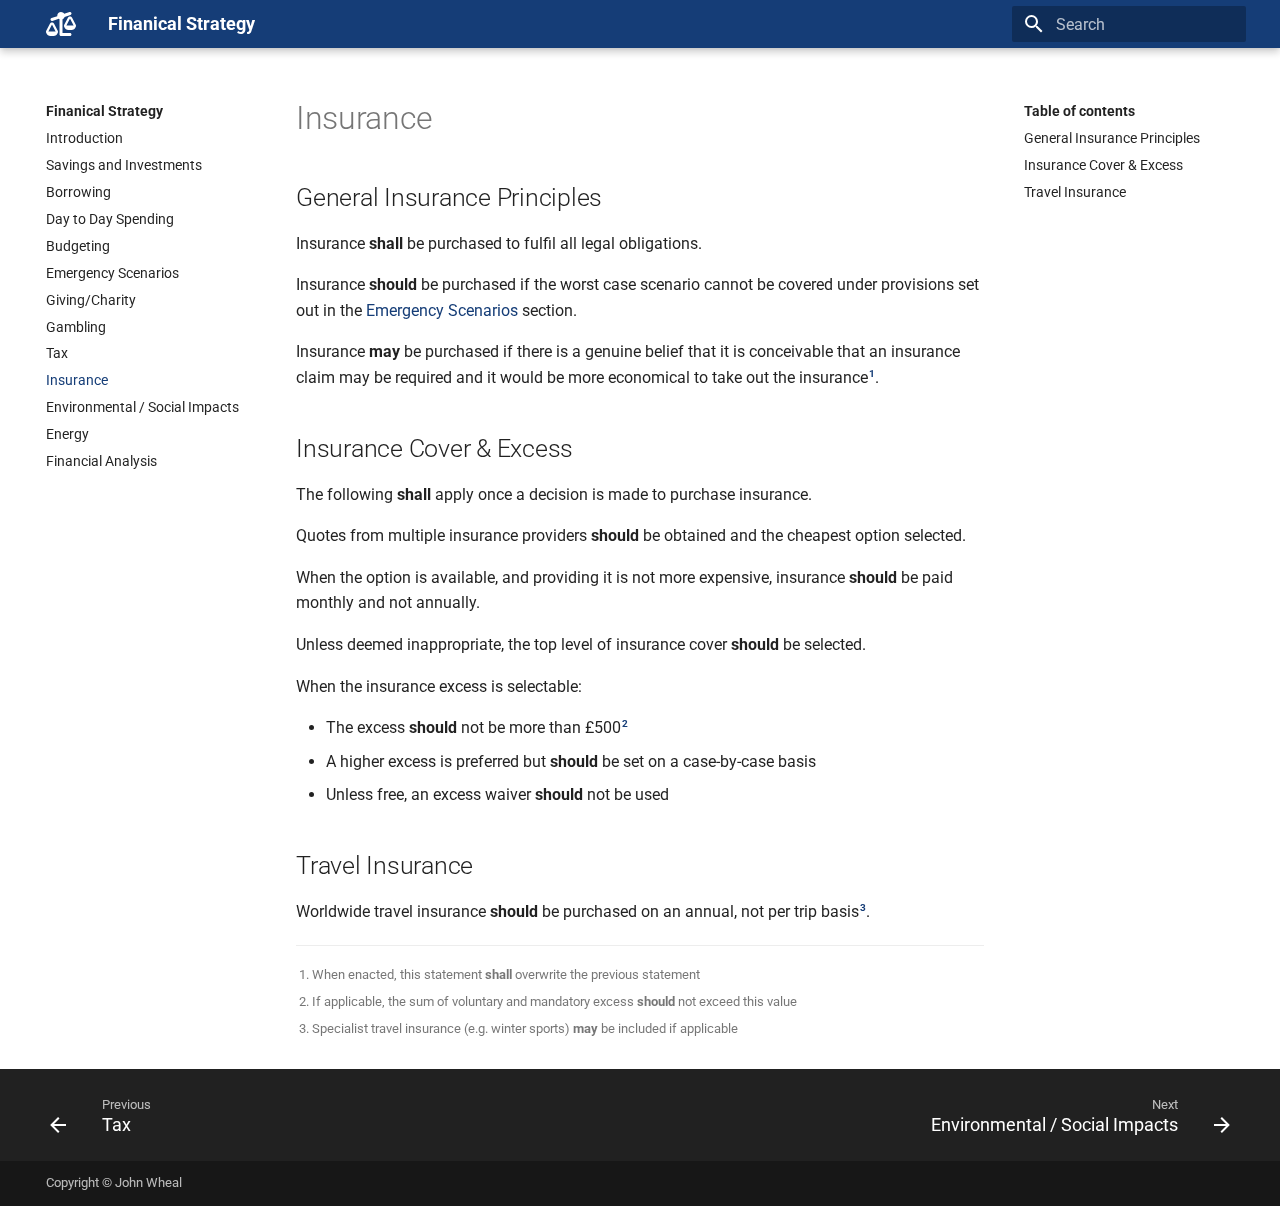
<file: insurance/index.html>
<!doctype html>
<html lang="en" class="no-js">
  <head>
    
      <meta charset="utf-8">
      <meta name="viewport" content="width=device-width,initial-scale=1">
      
      
      
      <link rel="icon" href="../assets/images/favicon.png">
      <meta name="generator" content="mkdocs-1.4.2, mkdocs-material-8.5.10">
    
    
      
        <title>Insurance - Finanical Strategy</title>
      
    
    
      <link rel="stylesheet" href="../assets/stylesheets/main.975780f9.min.css">
      
        
        <link rel="stylesheet" href="../assets/stylesheets/palette.2505c338.min.css">
        
      
      

    
    
    
      
        
        
        <link rel="preconnect" href="https://fonts.gstatic.com" crossorigin>
        <link rel="stylesheet" href="https://fonts.googleapis.com/css?family=Roboto:300,300i,400,400i,700,700i%7CRoboto+Mono:400,400i,700,700i&display=fallback">
        <style>:root{--md-text-font:"Roboto";--md-code-font:"Roboto Mono"}</style>
      
    
    
      <link rel="stylesheet" href="../stylesheets/extra.css">
    
    <script>__md_scope=new URL("..",location),__md_hash=e=>[...e].reduce((e,_)=>(e<<5)-e+_.charCodeAt(0),0),__md_get=(e,_=localStorage,t=__md_scope)=>JSON.parse(_.getItem(t.pathname+"."+e)),__md_set=(e,_,t=localStorage,a=__md_scope)=>{try{t.setItem(a.pathname+"."+e,JSON.stringify(_))}catch(e){}}</script>
    
      

    
    
    
  </head>
  
  
    
    
    
    
    
    <body dir="ltr" data-md-color-scheme="default" data-md-color-primary="None" data-md-color-accent="None">
  
    
    
    <input class="md-toggle" data-md-toggle="drawer" type="checkbox" id="__drawer" autocomplete="off">
    <input class="md-toggle" data-md-toggle="search" type="checkbox" id="__search" autocomplete="off">
    <label class="md-overlay" for="__drawer"></label>
    <div data-md-component="skip">
      
        
        <a href="#insurance" class="md-skip">
          Skip to content
        </a>
      
    </div>
    <div data-md-component="announce">
      
    </div>
    
    
      

<header class="md-header" data-md-component="header">
  <nav class="md-header__inner md-grid" aria-label="Header">
    <a href=".." title="Finanical Strategy" class="md-header__button md-logo" aria-label="Finanical Strategy" data-md-component="logo">
      
  
  <svg xmlns="http://www.w3.org/2000/svg" viewBox="0 0 640 512"><!--! Font Awesome Free 6.2.1 by @fontawesome - https://fontawesome.com License - https://fontawesome.com/license/free (Icons: CC BY 4.0, Fonts: SIL OFL 1.1, Code: MIT License) Copyright 2022 Fonticons, Inc.--><path d="M522.1 62.4c16.8-5.6 25.8-23.7 20.2-40.5S518.6-3.9 501.9 1.6l-113 37.7C375 15.8 349.3 0 320 0c-44.2 0-80 35.8-80 80 0 3 .2 5.9.5 8.8l-122.6 40.8c-16.8 5.6-25.8 23.7-20.2 40.5s23.7 25.8 40.5 20.2l135.5-45.2c4.5 3.2 9.3 5.9 14.4 8.2V480c0 17.7 14.3 32 32 32H512c17.7 0 32-14.3 32-32s-14.3-32-32-32H352V153.3c21-9.2 37.2-27 44.2-49l125.9-42zm-396.3 211c.4-.8 1.3-1.3 2.2-1.3s1.7.5 2.2 1.3L204.9 416H51.1l74.7-142.7zM128 224c-18.8 0-36 10.4-44.7 27L5.5 399.5c-3.1 5.8-6.1 14-5.5 23.8.7 12.1 4.8 35.2 24.8 55.1C45.1 498.6 77.8 512 128 512s82.9-13.4 103.2-33.5c20-20 24.2-43 24.8-55.1.6-9.8-2.5-18-5.5-23.8L172.7 251c-8.7-16.6-25.9-27-44.7-27zm384-80c.9 0 1.7.5 2.2 1.3L588.9 288H435.1l74.7-142.7c.4-.8 1.3-1.3 2.2-1.3zm-44.7-21-77.8 148.5c-3.1 5.8-6.1 14-5.5 23.8.7 12.1 4.8 35.2 24.8 55.1 20.3 20.2 53 33.6 103.2 33.6s82.9-13.4 103.2-33.5c20-20 24.2-43 24.8-55.1.6-9.8-2.5-18-5.5-23.8L556.7 123c-8.7-16.6-25.9-27-44.7-27s-36 10.4-44.7 27z"/></svg>

    </a>
    <label class="md-header__button md-icon" for="__drawer">
      <svg xmlns="http://www.w3.org/2000/svg" viewBox="0 0 24 24"><path d="M3 6h18v2H3V6m0 5h18v2H3v-2m0 5h18v2H3v-2Z"/></svg>
    </label>
    <div class="md-header__title" data-md-component="header-title">
      <div class="md-header__ellipsis">
        <div class="md-header__topic">
          <span class="md-ellipsis">
            Finanical Strategy
          </span>
        </div>
        <div class="md-header__topic" data-md-component="header-topic">
          <span class="md-ellipsis">
            
              Insurance
            
          </span>
        </div>
      </div>
    </div>
    
    
    
      <label class="md-header__button md-icon" for="__search">
        <svg xmlns="http://www.w3.org/2000/svg" viewBox="0 0 24 24"><path d="M9.5 3A6.5 6.5 0 0 1 16 9.5c0 1.61-.59 3.09-1.56 4.23l.27.27h.79l5 5-1.5 1.5-5-5v-.79l-.27-.27A6.516 6.516 0 0 1 9.5 16 6.5 6.5 0 0 1 3 9.5 6.5 6.5 0 0 1 9.5 3m0 2C7 5 5 7 5 9.5S7 14 9.5 14 14 12 14 9.5 12 5 9.5 5Z"/></svg>
      </label>
      <div class="md-search" data-md-component="search" role="dialog">
  <label class="md-search__overlay" for="__search"></label>
  <div class="md-search__inner" role="search">
    <form class="md-search__form" name="search">
      <input type="text" class="md-search__input" name="query" aria-label="Search" placeholder="Search" autocapitalize="off" autocorrect="off" autocomplete="off" spellcheck="false" data-md-component="search-query" required>
      <label class="md-search__icon md-icon" for="__search">
        <svg xmlns="http://www.w3.org/2000/svg" viewBox="0 0 24 24"><path d="M9.5 3A6.5 6.5 0 0 1 16 9.5c0 1.61-.59 3.09-1.56 4.23l.27.27h.79l5 5-1.5 1.5-5-5v-.79l-.27-.27A6.516 6.516 0 0 1 9.5 16 6.5 6.5 0 0 1 3 9.5 6.5 6.5 0 0 1 9.5 3m0 2C7 5 5 7 5 9.5S7 14 9.5 14 14 12 14 9.5 12 5 9.5 5Z"/></svg>
        <svg xmlns="http://www.w3.org/2000/svg" viewBox="0 0 24 24"><path d="M20 11v2H8l5.5 5.5-1.42 1.42L4.16 12l7.92-7.92L13.5 5.5 8 11h12Z"/></svg>
      </label>
      <nav class="md-search__options" aria-label="Search">
        
        <button type="reset" class="md-search__icon md-icon" title="Clear" aria-label="Clear" tabindex="-1">
          <svg xmlns="http://www.w3.org/2000/svg" viewBox="0 0 24 24"><path d="M19 6.41 17.59 5 12 10.59 6.41 5 5 6.41 10.59 12 5 17.59 6.41 19 12 13.41 17.59 19 19 17.59 13.41 12 19 6.41Z"/></svg>
        </button>
      </nav>
      
    </form>
    <div class="md-search__output">
      <div class="md-search__scrollwrap" data-md-scrollfix>
        <div class="md-search-result" data-md-component="search-result">
          <div class="md-search-result__meta">
            Initializing search
          </div>
          <ol class="md-search-result__list"></ol>
        </div>
      </div>
    </div>
  </div>
</div>
    
    
  </nav>
  
</header>
    
    <div class="md-container" data-md-component="container">
      
      
        
          
        
      
      <main class="md-main" data-md-component="main">
        <div class="md-main__inner md-grid">
          
            
              
              <div class="md-sidebar md-sidebar--primary" data-md-component="sidebar" data-md-type="navigation" >
                <div class="md-sidebar__scrollwrap">
                  <div class="md-sidebar__inner">
                    


<nav class="md-nav md-nav--primary" aria-label="Navigation" data-md-level="0">
  <label class="md-nav__title" for="__drawer">
    <a href=".." title="Finanical Strategy" class="md-nav__button md-logo" aria-label="Finanical Strategy" data-md-component="logo">
      
  
  <svg xmlns="http://www.w3.org/2000/svg" viewBox="0 0 640 512"><!--! Font Awesome Free 6.2.1 by @fontawesome - https://fontawesome.com License - https://fontawesome.com/license/free (Icons: CC BY 4.0, Fonts: SIL OFL 1.1, Code: MIT License) Copyright 2022 Fonticons, Inc.--><path d="M522.1 62.4c16.8-5.6 25.8-23.7 20.2-40.5S518.6-3.9 501.9 1.6l-113 37.7C375 15.8 349.3 0 320 0c-44.2 0-80 35.8-80 80 0 3 .2 5.9.5 8.8l-122.6 40.8c-16.8 5.6-25.8 23.7-20.2 40.5s23.7 25.8 40.5 20.2l135.5-45.2c4.5 3.2 9.3 5.9 14.4 8.2V480c0 17.7 14.3 32 32 32H512c17.7 0 32-14.3 32-32s-14.3-32-32-32H352V153.3c21-9.2 37.2-27 44.2-49l125.9-42zm-396.3 211c.4-.8 1.3-1.3 2.2-1.3s1.7.5 2.2 1.3L204.9 416H51.1l74.7-142.7zM128 224c-18.8 0-36 10.4-44.7 27L5.5 399.5c-3.1 5.8-6.1 14-5.5 23.8.7 12.1 4.8 35.2 24.8 55.1C45.1 498.6 77.8 512 128 512s82.9-13.4 103.2-33.5c20-20 24.2-43 24.8-55.1.6-9.8-2.5-18-5.5-23.8L172.7 251c-8.7-16.6-25.9-27-44.7-27zm384-80c.9 0 1.7.5 2.2 1.3L588.9 288H435.1l74.7-142.7c.4-.8 1.3-1.3 2.2-1.3zm-44.7-21-77.8 148.5c-3.1 5.8-6.1 14-5.5 23.8.7 12.1 4.8 35.2 24.8 55.1 20.3 20.2 53 33.6 103.2 33.6s82.9-13.4 103.2-33.5c20-20 24.2-43 24.8-55.1.6-9.8-2.5-18-5.5-23.8L556.7 123c-8.7-16.6-25.9-27-44.7-27s-36 10.4-44.7 27z"/></svg>

    </a>
    Finanical Strategy
  </label>
  
  <ul class="md-nav__list" data-md-scrollfix>
    
      
      
      

  
  
  
    <li class="md-nav__item">
      <a href=".." class="md-nav__link">
        Introduction
      </a>
    </li>
  

    
      
      
      

  
  
  
    <li class="md-nav__item">
      <a href="../savings/" class="md-nav__link">
        Savings and Investments
      </a>
    </li>
  

    
      
      
      

  
  
  
    <li class="md-nav__item">
      <a href="../borrowing/" class="md-nav__link">
        Borrowing
      </a>
    </li>
  

    
      
      
      

  
  
  
    <li class="md-nav__item">
      <a href="../day-to-day/" class="md-nav__link">
        Day to Day Spending
      </a>
    </li>
  

    
      
      
      

  
  
  
    <li class="md-nav__item">
      <a href="../budgeting/" class="md-nav__link">
        Budgeting
      </a>
    </li>
  

    
      
      
      

  
  
  
    <li class="md-nav__item">
      <a href="../emergency/" class="md-nav__link">
        Emergency Scenarios
      </a>
    </li>
  

    
      
      
      

  
  
  
    <li class="md-nav__item">
      <a href="../charity/" class="md-nav__link">
        Giving/Charity
      </a>
    </li>
  

    
      
      
      

  
  
  
    <li class="md-nav__item">
      <a href="../gambling/" class="md-nav__link">
        Gambling
      </a>
    </li>
  

    
      
      
      

  
  
  
    <li class="md-nav__item">
      <a href="../tax/" class="md-nav__link">
        Tax
      </a>
    </li>
  

    
      
      
      

  
  
    
  
  
    <li class="md-nav__item md-nav__item--active">
      
      <input class="md-nav__toggle md-toggle" data-md-toggle="toc" type="checkbox" id="__toc">
      
      
        
      
      
        <label class="md-nav__link md-nav__link--active" for="__toc">
          Insurance
          <span class="md-nav__icon md-icon"></span>
        </label>
      
      <a href="./" class="md-nav__link md-nav__link--active">
        Insurance
      </a>
      
        

<nav class="md-nav md-nav--secondary" aria-label="Table of contents">
  
  
  
    
  
  
    <label class="md-nav__title" for="__toc">
      <span class="md-nav__icon md-icon"></span>
      Table of contents
    </label>
    <ul class="md-nav__list" data-md-component="toc" data-md-scrollfix>
      
        <li class="md-nav__item">
  <a href="#general-insurance-principles" class="md-nav__link">
    General Insurance Principles
  </a>
  
</li>
      
        <li class="md-nav__item">
  <a href="#insurance-cover-excess" class="md-nav__link">
    Insurance Cover &amp; Excess
  </a>
  
</li>
      
        <li class="md-nav__item">
  <a href="#travel-insurance" class="md-nav__link">
    Travel Insurance
  </a>
  
</li>
      
    </ul>
  
</nav>
      
    </li>
  

    
      
      
      

  
  
  
    <li class="md-nav__item">
      <a href="../environmental/" class="md-nav__link">
        Environmental / Social Impacts
      </a>
    </li>
  

    
      
      
      

  
  
  
    <li class="md-nav__item">
      <a href="../energy/" class="md-nav__link">
        Energy
      </a>
    </li>
  

    
      
      
      

  
  
  
    <li class="md-nav__item">
      <a href="../analysis/" class="md-nav__link">
        Financial Analysis
      </a>
    </li>
  

    
  </ul>
</nav>
                  </div>
                </div>
              </div>
            
            
              
              <div class="md-sidebar md-sidebar--secondary" data-md-component="sidebar" data-md-type="toc" >
                <div class="md-sidebar__scrollwrap">
                  <div class="md-sidebar__inner">
                    

<nav class="md-nav md-nav--secondary" aria-label="Table of contents">
  
  
  
    
  
  
    <label class="md-nav__title" for="__toc">
      <span class="md-nav__icon md-icon"></span>
      Table of contents
    </label>
    <ul class="md-nav__list" data-md-component="toc" data-md-scrollfix>
      
        <li class="md-nav__item">
  <a href="#general-insurance-principles" class="md-nav__link">
    General Insurance Principles
  </a>
  
</li>
      
        <li class="md-nav__item">
  <a href="#insurance-cover-excess" class="md-nav__link">
    Insurance Cover &amp; Excess
  </a>
  
</li>
      
        <li class="md-nav__item">
  <a href="#travel-insurance" class="md-nav__link">
    Travel Insurance
  </a>
  
</li>
      
    </ul>
  
</nav>
                  </div>
                </div>
              </div>
            
          
          
            <div class="md-content" data-md-component="content">
              <article class="md-content__inner md-typeset">
                
                  


<h1 id="insurance">Insurance</h1>
<h2 id="general-insurance-principles">General Insurance Principles</h2>
<p>Insurance <strong>shall</strong> be purchased to fulfil all legal obligations.</p>
<p>Insurance <strong>should</strong> be purchased if the worst case scenario cannot be covered under provisions set out in the <a href="/emergency">Emergency Scenarios</a> section.</p>
<p>Insurance <strong>may</strong> be purchased if there is a genuine belief that it is conceivable that an insurance claim may be required and it would be more economical to take out the insurance<sup id="fnref:3"><a class="footnote-ref" href="#fn:3">1</a></sup>.</p>
<h2 id="insurance-cover-excess">Insurance Cover &amp; Excess</h2>
<p>The following <strong>shall</strong> apply once a decision is made to purchase insurance.</p>
<p>Quotes from multiple insurance providers <strong>should</strong> be obtained and the cheapest option selected.</p>
<p>When the option is available, and providing it is not more expensive, insurance <strong>should</strong> be paid monthly and not annually.</p>
<p>Unless deemed inappropriate, the top level of insurance cover <strong>should</strong> be selected.</p>
<p>When the insurance excess is selectable:</p>
<ul>
<li>The excess <strong>should</strong> not be more than £500<sup id="fnref:2"><a class="footnote-ref" href="#fn:2">2</a></sup></li>
<li>A higher excess is preferred but <strong>should</strong> be set on a case-by-case basis</li>
<li>Unless free, an excess waiver <strong>should</strong> not be used</li>
</ul>
<h2 id="travel-insurance">Travel Insurance</h2>
<p>Worldwide travel insurance <strong>should</strong> be purchased on an annual, not per trip basis<sup id="fnref:1"><a class="footnote-ref" href="#fn:1">3</a></sup>.</p>
<div class="footnote">
<hr />
<ol>
<li id="fn:3">
<p>When enacted, this statement <strong>shall</strong> overwrite the previous statement&#160;<a class="footnote-backref" href="#fnref:3" title="Jump back to footnote 1 in the text">&#8617;</a></p>
</li>
<li id="fn:2">
<p>If applicable, the sum of voluntary and mandatory excess <strong>should</strong> not exceed this value&#160;<a class="footnote-backref" href="#fnref:2" title="Jump back to footnote 2 in the text">&#8617;</a></p>
</li>
<li id="fn:1">
<p>Specialist travel insurance (e.g. winter sports) <strong>may</strong> be included if applicable&#160;<a class="footnote-backref" href="#fnref:1" title="Jump back to footnote 3 in the text">&#8617;</a></p>
</li>
</ol>
</div>





                
              </article>
            </div>
          
          
        </div>
        
      </main>
      
        <footer class="md-footer">
  
    
    <nav class="md-footer__inner md-grid" aria-label="Footer" >
      
        
        <a href="../tax/" class="md-footer__link md-footer__link--prev" aria-label="Previous: Tax" rel="prev">
          <div class="md-footer__button md-icon">
            <svg xmlns="http://www.w3.org/2000/svg" viewBox="0 0 24 24"><path d="M20 11v2H8l5.5 5.5-1.42 1.42L4.16 12l7.92-7.92L13.5 5.5 8 11h12Z"/></svg>
          </div>
          <div class="md-footer__title">
            <div class="md-ellipsis">
              <span class="md-footer__direction">
                Previous
              </span>
              Tax
            </div>
          </div>
        </a>
      
      
        
        <a href="../environmental/" class="md-footer__link md-footer__link--next" aria-label="Next: Environmental / Social Impacts" rel="next">
          <div class="md-footer__title">
            <div class="md-ellipsis">
              <span class="md-footer__direction">
                Next
              </span>
              Environmental / Social Impacts
            </div>
          </div>
          <div class="md-footer__button md-icon">
            <svg xmlns="http://www.w3.org/2000/svg" viewBox="0 0 24 24"><path d="M4 11v2h12l-5.5 5.5 1.42 1.42L19.84 12l-7.92-7.92L10.5 5.5 16 11H4Z"/></svg>
          </div>
        </a>
      
    </nav>
  
  <div class="md-footer-meta md-typeset">
    <div class="md-footer-meta__inner md-grid">
      <div class="md-copyright">
  
    <div class="md-copyright__highlight">
      Copyright &copy; John Wheal
    </div>
  
  
</div>
      
    </div>
  </div>
</footer>
      
    </div>
    <div class="md-dialog" data-md-component="dialog">
      <div class="md-dialog__inner md-typeset"></div>
    </div>
    
    <script id="__config" type="application/json">{"base": "..", "features": [], "search": "../assets/javascripts/workers/search.16e2a7d4.min.js", "translations": {"clipboard.copied": "Copied to clipboard", "clipboard.copy": "Copy to clipboard", "search.config.lang": "en", "search.config.pipeline": "trimmer, stopWordFilter", "search.config.separator": "[\\s\\-]+", "search.placeholder": "Search", "search.result.more.one": "1 more on this page", "search.result.more.other": "# more on this page", "search.result.none": "No matching documents", "search.result.one": "1 matching document", "search.result.other": "# matching documents", "search.result.placeholder": "Type to start searching", "search.result.term.missing": "Missing", "select.version.title": "Select version"}}</script>
    
    
      <script src="../assets/javascripts/bundle.5a2dcb6a.min.js"></script>
      
    
    
  </body>
</html>
</file>
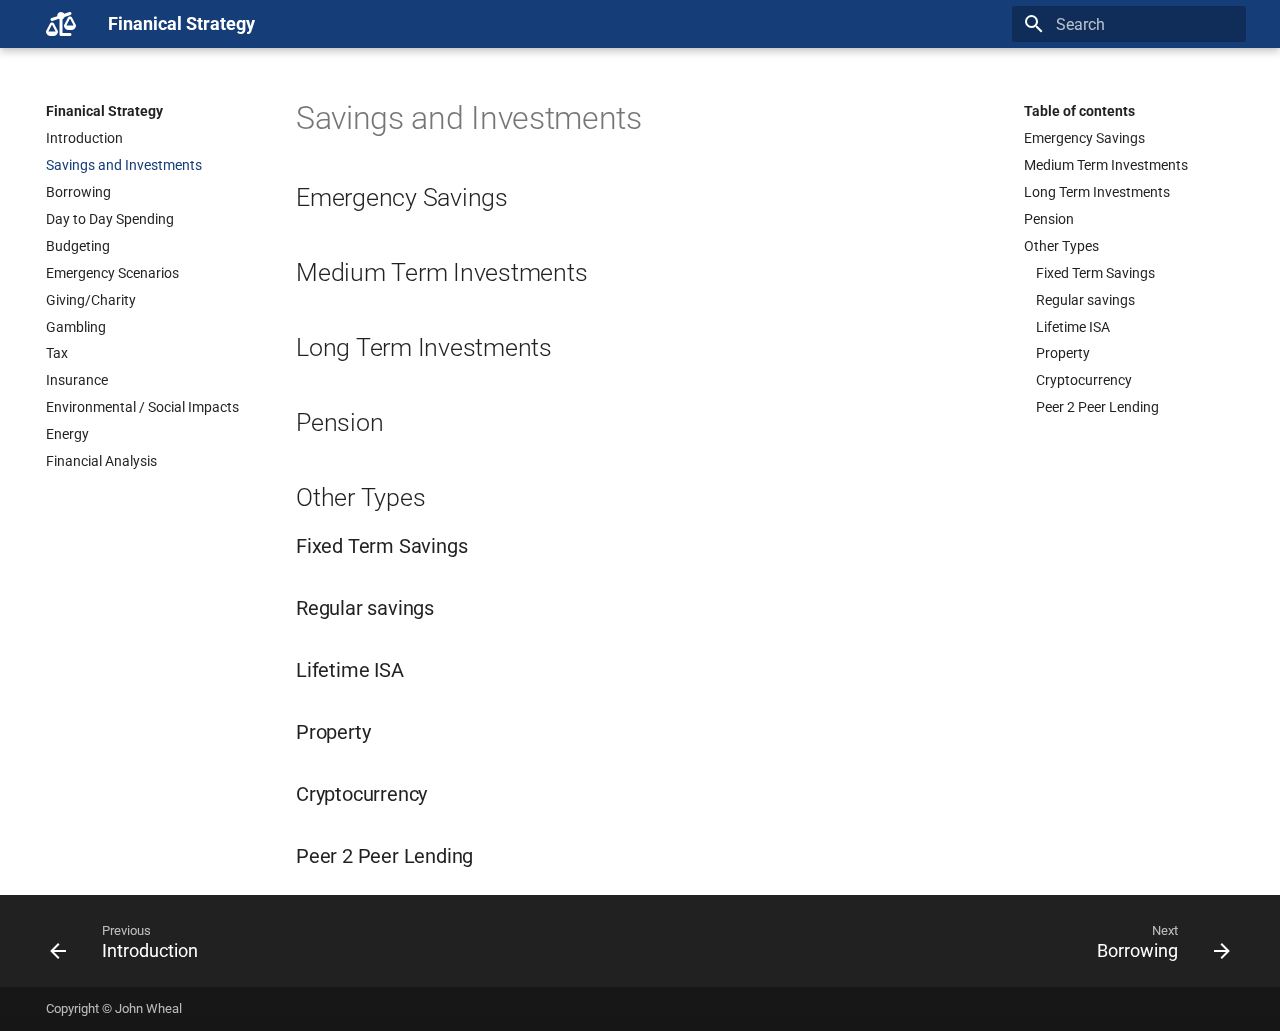
<file: savings/index.html>
<!doctype html>
<html lang="en" class="no-js">
  <head>
    
      <meta charset="utf-8">
      <meta name="viewport" content="width=device-width,initial-scale=1">
      
      
      
      <link rel="icon" href="../assets/images/favicon.png">
      <meta name="generator" content="mkdocs-1.4.2, mkdocs-material-8.5.10">
    
    
      
        <title>Savings and Investments - Finanical Strategy</title>
      
    
    
      <link rel="stylesheet" href="../assets/stylesheets/main.975780f9.min.css">
      
        
        <link rel="stylesheet" href="../assets/stylesheets/palette.2505c338.min.css">
        
      
      

    
    
    
      
        
        
        <link rel="preconnect" href="https://fonts.gstatic.com" crossorigin>
        <link rel="stylesheet" href="https://fonts.googleapis.com/css?family=Roboto:300,300i,400,400i,700,700i%7CRoboto+Mono:400,400i,700,700i&display=fallback">
        <style>:root{--md-text-font:"Roboto";--md-code-font:"Roboto Mono"}</style>
      
    
    
      <link rel="stylesheet" href="../stylesheets/extra.css">
    
    <script>__md_scope=new URL("..",location),__md_hash=e=>[...e].reduce((e,_)=>(e<<5)-e+_.charCodeAt(0),0),__md_get=(e,_=localStorage,t=__md_scope)=>JSON.parse(_.getItem(t.pathname+"."+e)),__md_set=(e,_,t=localStorage,a=__md_scope)=>{try{t.setItem(a.pathname+"."+e,JSON.stringify(_))}catch(e){}}</script>
    
      

    
    
    
  </head>
  
  
    
    
    
    
    
    <body dir="ltr" data-md-color-scheme="default" data-md-color-primary="None" data-md-color-accent="None">
  
    
    
    <input class="md-toggle" data-md-toggle="drawer" type="checkbox" id="__drawer" autocomplete="off">
    <input class="md-toggle" data-md-toggle="search" type="checkbox" id="__search" autocomplete="off">
    <label class="md-overlay" for="__drawer"></label>
    <div data-md-component="skip">
      
        
        <a href="#savings-and-investments" class="md-skip">
          Skip to content
        </a>
      
    </div>
    <div data-md-component="announce">
      
    </div>
    
    
      

<header class="md-header" data-md-component="header">
  <nav class="md-header__inner md-grid" aria-label="Header">
    <a href=".." title="Finanical Strategy" class="md-header__button md-logo" aria-label="Finanical Strategy" data-md-component="logo">
      
  
  <svg xmlns="http://www.w3.org/2000/svg" viewBox="0 0 640 512"><!--! Font Awesome Free 6.2.1 by @fontawesome - https://fontawesome.com License - https://fontawesome.com/license/free (Icons: CC BY 4.0, Fonts: SIL OFL 1.1, Code: MIT License) Copyright 2022 Fonticons, Inc.--><path d="M522.1 62.4c16.8-5.6 25.8-23.7 20.2-40.5S518.6-3.9 501.9 1.6l-113 37.7C375 15.8 349.3 0 320 0c-44.2 0-80 35.8-80 80 0 3 .2 5.9.5 8.8l-122.6 40.8c-16.8 5.6-25.8 23.7-20.2 40.5s23.7 25.8 40.5 20.2l135.5-45.2c4.5 3.2 9.3 5.9 14.4 8.2V480c0 17.7 14.3 32 32 32H512c17.7 0 32-14.3 32-32s-14.3-32-32-32H352V153.3c21-9.2 37.2-27 44.2-49l125.9-42zm-396.3 211c.4-.8 1.3-1.3 2.2-1.3s1.7.5 2.2 1.3L204.9 416H51.1l74.7-142.7zM128 224c-18.8 0-36 10.4-44.7 27L5.5 399.5c-3.1 5.8-6.1 14-5.5 23.8.7 12.1 4.8 35.2 24.8 55.1C45.1 498.6 77.8 512 128 512s82.9-13.4 103.2-33.5c20-20 24.2-43 24.8-55.1.6-9.8-2.5-18-5.5-23.8L172.7 251c-8.7-16.6-25.9-27-44.7-27zm384-80c.9 0 1.7.5 2.2 1.3L588.9 288H435.1l74.7-142.7c.4-.8 1.3-1.3 2.2-1.3zm-44.7-21-77.8 148.5c-3.1 5.8-6.1 14-5.5 23.8.7 12.1 4.8 35.2 24.8 55.1 20.3 20.2 53 33.6 103.2 33.6s82.9-13.4 103.2-33.5c20-20 24.2-43 24.8-55.1.6-9.8-2.5-18-5.5-23.8L556.7 123c-8.7-16.6-25.9-27-44.7-27s-36 10.4-44.7 27z"/></svg>

    </a>
    <label class="md-header__button md-icon" for="__drawer">
      <svg xmlns="http://www.w3.org/2000/svg" viewBox="0 0 24 24"><path d="M3 6h18v2H3V6m0 5h18v2H3v-2m0 5h18v2H3v-2Z"/></svg>
    </label>
    <div class="md-header__title" data-md-component="header-title">
      <div class="md-header__ellipsis">
        <div class="md-header__topic">
          <span class="md-ellipsis">
            Finanical Strategy
          </span>
        </div>
        <div class="md-header__topic" data-md-component="header-topic">
          <span class="md-ellipsis">
            
              Savings and Investments
            
          </span>
        </div>
      </div>
    </div>
    
    
    
      <label class="md-header__button md-icon" for="__search">
        <svg xmlns="http://www.w3.org/2000/svg" viewBox="0 0 24 24"><path d="M9.5 3A6.5 6.5 0 0 1 16 9.5c0 1.61-.59 3.09-1.56 4.23l.27.27h.79l5 5-1.5 1.5-5-5v-.79l-.27-.27A6.516 6.516 0 0 1 9.5 16 6.5 6.5 0 0 1 3 9.5 6.5 6.5 0 0 1 9.5 3m0 2C7 5 5 7 5 9.5S7 14 9.5 14 14 12 14 9.5 12 5 9.5 5Z"/></svg>
      </label>
      <div class="md-search" data-md-component="search" role="dialog">
  <label class="md-search__overlay" for="__search"></label>
  <div class="md-search__inner" role="search">
    <form class="md-search__form" name="search">
      <input type="text" class="md-search__input" name="query" aria-label="Search" placeholder="Search" autocapitalize="off" autocorrect="off" autocomplete="off" spellcheck="false" data-md-component="search-query" required>
      <label class="md-search__icon md-icon" for="__search">
        <svg xmlns="http://www.w3.org/2000/svg" viewBox="0 0 24 24"><path d="M9.5 3A6.5 6.5 0 0 1 16 9.5c0 1.61-.59 3.09-1.56 4.23l.27.27h.79l5 5-1.5 1.5-5-5v-.79l-.27-.27A6.516 6.516 0 0 1 9.5 16 6.5 6.5 0 0 1 3 9.5 6.5 6.5 0 0 1 9.5 3m0 2C7 5 5 7 5 9.5S7 14 9.5 14 14 12 14 9.5 12 5 9.5 5Z"/></svg>
        <svg xmlns="http://www.w3.org/2000/svg" viewBox="0 0 24 24"><path d="M20 11v2H8l5.5 5.5-1.42 1.42L4.16 12l7.92-7.92L13.5 5.5 8 11h12Z"/></svg>
      </label>
      <nav class="md-search__options" aria-label="Search">
        
        <button type="reset" class="md-search__icon md-icon" title="Clear" aria-label="Clear" tabindex="-1">
          <svg xmlns="http://www.w3.org/2000/svg" viewBox="0 0 24 24"><path d="M19 6.41 17.59 5 12 10.59 6.41 5 5 6.41 10.59 12 5 17.59 6.41 19 12 13.41 17.59 19 19 17.59 13.41 12 19 6.41Z"/></svg>
        </button>
      </nav>
      
    </form>
    <div class="md-search__output">
      <div class="md-search__scrollwrap" data-md-scrollfix>
        <div class="md-search-result" data-md-component="search-result">
          <div class="md-search-result__meta">
            Initializing search
          </div>
          <ol class="md-search-result__list"></ol>
        </div>
      </div>
    </div>
  </div>
</div>
    
    
  </nav>
  
</header>
    
    <div class="md-container" data-md-component="container">
      
      
        
          
        
      
      <main class="md-main" data-md-component="main">
        <div class="md-main__inner md-grid">
          
            
              
              <div class="md-sidebar md-sidebar--primary" data-md-component="sidebar" data-md-type="navigation" >
                <div class="md-sidebar__scrollwrap">
                  <div class="md-sidebar__inner">
                    


<nav class="md-nav md-nav--primary" aria-label="Navigation" data-md-level="0">
  <label class="md-nav__title" for="__drawer">
    <a href=".." title="Finanical Strategy" class="md-nav__button md-logo" aria-label="Finanical Strategy" data-md-component="logo">
      
  
  <svg xmlns="http://www.w3.org/2000/svg" viewBox="0 0 640 512"><!--! Font Awesome Free 6.2.1 by @fontawesome - https://fontawesome.com License - https://fontawesome.com/license/free (Icons: CC BY 4.0, Fonts: SIL OFL 1.1, Code: MIT License) Copyright 2022 Fonticons, Inc.--><path d="M522.1 62.4c16.8-5.6 25.8-23.7 20.2-40.5S518.6-3.9 501.9 1.6l-113 37.7C375 15.8 349.3 0 320 0c-44.2 0-80 35.8-80 80 0 3 .2 5.9.5 8.8l-122.6 40.8c-16.8 5.6-25.8 23.7-20.2 40.5s23.7 25.8 40.5 20.2l135.5-45.2c4.5 3.2 9.3 5.9 14.4 8.2V480c0 17.7 14.3 32 32 32H512c17.7 0 32-14.3 32-32s-14.3-32-32-32H352V153.3c21-9.2 37.2-27 44.2-49l125.9-42zm-396.3 211c.4-.8 1.3-1.3 2.2-1.3s1.7.5 2.2 1.3L204.9 416H51.1l74.7-142.7zM128 224c-18.8 0-36 10.4-44.7 27L5.5 399.5c-3.1 5.8-6.1 14-5.5 23.8.7 12.1 4.8 35.2 24.8 55.1C45.1 498.6 77.8 512 128 512s82.9-13.4 103.2-33.5c20-20 24.2-43 24.8-55.1.6-9.8-2.5-18-5.5-23.8L172.7 251c-8.7-16.6-25.9-27-44.7-27zm384-80c.9 0 1.7.5 2.2 1.3L588.9 288H435.1l74.7-142.7c.4-.8 1.3-1.3 2.2-1.3zm-44.7-21-77.8 148.5c-3.1 5.8-6.1 14-5.5 23.8.7 12.1 4.8 35.2 24.8 55.1 20.3 20.2 53 33.6 103.2 33.6s82.9-13.4 103.2-33.5c20-20 24.2-43 24.8-55.1.6-9.8-2.5-18-5.5-23.8L556.7 123c-8.7-16.6-25.9-27-44.7-27s-36 10.4-44.7 27z"/></svg>

    </a>
    Finanical Strategy
  </label>
  
  <ul class="md-nav__list" data-md-scrollfix>
    
      
      
      

  
  
  
    <li class="md-nav__item">
      <a href=".." class="md-nav__link">
        Introduction
      </a>
    </li>
  

    
      
      
      

  
  
    
  
  
    <li class="md-nav__item md-nav__item--active">
      
      <input class="md-nav__toggle md-toggle" data-md-toggle="toc" type="checkbox" id="__toc">
      
      
        
      
      
        <label class="md-nav__link md-nav__link--active" for="__toc">
          Savings and Investments
          <span class="md-nav__icon md-icon"></span>
        </label>
      
      <a href="./" class="md-nav__link md-nav__link--active">
        Savings and Investments
      </a>
      
        

<nav class="md-nav md-nav--secondary" aria-label="Table of contents">
  
  
  
    
  
  
    <label class="md-nav__title" for="__toc">
      <span class="md-nav__icon md-icon"></span>
      Table of contents
    </label>
    <ul class="md-nav__list" data-md-component="toc" data-md-scrollfix>
      
        <li class="md-nav__item">
  <a href="#emergency-savings" class="md-nav__link">
    Emergency Savings
  </a>
  
</li>
      
        <li class="md-nav__item">
  <a href="#medium-term-investments" class="md-nav__link">
    Medium Term Investments
  </a>
  
</li>
      
        <li class="md-nav__item">
  <a href="#long-term-investments" class="md-nav__link">
    Long Term Investments
  </a>
  
</li>
      
        <li class="md-nav__item">
  <a href="#pension" class="md-nav__link">
    Pension
  </a>
  
</li>
      
        <li class="md-nav__item">
  <a href="#other-types" class="md-nav__link">
    Other Types
  </a>
  
    <nav class="md-nav" aria-label="Other Types">
      <ul class="md-nav__list">
        
          <li class="md-nav__item">
  <a href="#fixed-term-savings" class="md-nav__link">
    Fixed Term Savings
  </a>
  
</li>
        
          <li class="md-nav__item">
  <a href="#regular-savings" class="md-nav__link">
    Regular savings
  </a>
  
</li>
        
          <li class="md-nav__item">
  <a href="#lifetime-isa" class="md-nav__link">
    Lifetime ISA
  </a>
  
</li>
        
          <li class="md-nav__item">
  <a href="#property" class="md-nav__link">
    Property
  </a>
  
</li>
        
          <li class="md-nav__item">
  <a href="#cryptocurrency" class="md-nav__link">
    Cryptocurrency
  </a>
  
</li>
        
          <li class="md-nav__item">
  <a href="#peer-2-peer-lending" class="md-nav__link">
    Peer 2 Peer Lending
  </a>
  
</li>
        
      </ul>
    </nav>
  
</li>
      
    </ul>
  
</nav>
      
    </li>
  

    
      
      
      

  
  
  
    <li class="md-nav__item">
      <a href="../borrowing/" class="md-nav__link">
        Borrowing
      </a>
    </li>
  

    
      
      
      

  
  
  
    <li class="md-nav__item">
      <a href="../day-to-day/" class="md-nav__link">
        Day to Day Spending
      </a>
    </li>
  

    
      
      
      

  
  
  
    <li class="md-nav__item">
      <a href="../budgeting/" class="md-nav__link">
        Budgeting
      </a>
    </li>
  

    
      
      
      

  
  
  
    <li class="md-nav__item">
      <a href="../emergency/" class="md-nav__link">
        Emergency Scenarios
      </a>
    </li>
  

    
      
      
      

  
  
  
    <li class="md-nav__item">
      <a href="../charity/" class="md-nav__link">
        Giving/Charity
      </a>
    </li>
  

    
      
      
      

  
  
  
    <li class="md-nav__item">
      <a href="../gambling/" class="md-nav__link">
        Gambling
      </a>
    </li>
  

    
      
      
      

  
  
  
    <li class="md-nav__item">
      <a href="../tax/" class="md-nav__link">
        Tax
      </a>
    </li>
  

    
      
      
      

  
  
  
    <li class="md-nav__item">
      <a href="../insurance/" class="md-nav__link">
        Insurance
      </a>
    </li>
  

    
      
      
      

  
  
  
    <li class="md-nav__item">
      <a href="../environmental/" class="md-nav__link">
        Environmental / Social Impacts
      </a>
    </li>
  

    
      
      
      

  
  
  
    <li class="md-nav__item">
      <a href="../energy/" class="md-nav__link">
        Energy
      </a>
    </li>
  

    
      
      
      

  
  
  
    <li class="md-nav__item">
      <a href="../analysis/" class="md-nav__link">
        Financial Analysis
      </a>
    </li>
  

    
  </ul>
</nav>
                  </div>
                </div>
              </div>
            
            
              
              <div class="md-sidebar md-sidebar--secondary" data-md-component="sidebar" data-md-type="toc" >
                <div class="md-sidebar__scrollwrap">
                  <div class="md-sidebar__inner">
                    

<nav class="md-nav md-nav--secondary" aria-label="Table of contents">
  
  
  
    
  
  
    <label class="md-nav__title" for="__toc">
      <span class="md-nav__icon md-icon"></span>
      Table of contents
    </label>
    <ul class="md-nav__list" data-md-component="toc" data-md-scrollfix>
      
        <li class="md-nav__item">
  <a href="#emergency-savings" class="md-nav__link">
    Emergency Savings
  </a>
  
</li>
      
        <li class="md-nav__item">
  <a href="#medium-term-investments" class="md-nav__link">
    Medium Term Investments
  </a>
  
</li>
      
        <li class="md-nav__item">
  <a href="#long-term-investments" class="md-nav__link">
    Long Term Investments
  </a>
  
</li>
      
        <li class="md-nav__item">
  <a href="#pension" class="md-nav__link">
    Pension
  </a>
  
</li>
      
        <li class="md-nav__item">
  <a href="#other-types" class="md-nav__link">
    Other Types
  </a>
  
    <nav class="md-nav" aria-label="Other Types">
      <ul class="md-nav__list">
        
          <li class="md-nav__item">
  <a href="#fixed-term-savings" class="md-nav__link">
    Fixed Term Savings
  </a>
  
</li>
        
          <li class="md-nav__item">
  <a href="#regular-savings" class="md-nav__link">
    Regular savings
  </a>
  
</li>
        
          <li class="md-nav__item">
  <a href="#lifetime-isa" class="md-nav__link">
    Lifetime ISA
  </a>
  
</li>
        
          <li class="md-nav__item">
  <a href="#property" class="md-nav__link">
    Property
  </a>
  
</li>
        
          <li class="md-nav__item">
  <a href="#cryptocurrency" class="md-nav__link">
    Cryptocurrency
  </a>
  
</li>
        
          <li class="md-nav__item">
  <a href="#peer-2-peer-lending" class="md-nav__link">
    Peer 2 Peer Lending
  </a>
  
</li>
        
      </ul>
    </nav>
  
</li>
      
    </ul>
  
</nav>
                  </div>
                </div>
              </div>
            
          
          
            <div class="md-content" data-md-component="content">
              <article class="md-content__inner md-typeset">
                
                  


<h1 id="savings-and-investments">Savings and Investments</h1>
<h2 id="emergency-savings">Emergency Savings</h2>
<h2 id="medium-term-investments">Medium Term Investments</h2>
<h2 id="long-term-investments">Long Term Investments</h2>
<h2 id="pension">Pension</h2>
<h2 id="other-types">Other Types</h2>
<h3 id="fixed-term-savings">Fixed Term Savings</h3>
<h3 id="regular-savings">Regular savings</h3>
<h3 id="lifetime-isa">Lifetime ISA</h3>
<h3 id="property">Property</h3>
<h3 id="cryptocurrency">Cryptocurrency</h3>
<h3 id="peer-2-peer-lending">Peer 2 Peer Lending</h3>





                
              </article>
            </div>
          
          
        </div>
        
      </main>
      
        <footer class="md-footer">
  
    
    <nav class="md-footer__inner md-grid" aria-label="Footer" >
      
        
        <a href=".." class="md-footer__link md-footer__link--prev" aria-label="Previous: Introduction" rel="prev">
          <div class="md-footer__button md-icon">
            <svg xmlns="http://www.w3.org/2000/svg" viewBox="0 0 24 24"><path d="M20 11v2H8l5.5 5.5-1.42 1.42L4.16 12l7.92-7.92L13.5 5.5 8 11h12Z"/></svg>
          </div>
          <div class="md-footer__title">
            <div class="md-ellipsis">
              <span class="md-footer__direction">
                Previous
              </span>
              Introduction
            </div>
          </div>
        </a>
      
      
        
        <a href="../borrowing/" class="md-footer__link md-footer__link--next" aria-label="Next: Borrowing" rel="next">
          <div class="md-footer__title">
            <div class="md-ellipsis">
              <span class="md-footer__direction">
                Next
              </span>
              Borrowing
            </div>
          </div>
          <div class="md-footer__button md-icon">
            <svg xmlns="http://www.w3.org/2000/svg" viewBox="0 0 24 24"><path d="M4 11v2h12l-5.5 5.5 1.42 1.42L19.84 12l-7.92-7.92L10.5 5.5 16 11H4Z"/></svg>
          </div>
        </a>
      
    </nav>
  
  <div class="md-footer-meta md-typeset">
    <div class="md-footer-meta__inner md-grid">
      <div class="md-copyright">
  
    <div class="md-copyright__highlight">
      Copyright &copy; John Wheal
    </div>
  
  
</div>
      
    </div>
  </div>
</footer>
      
    </div>
    <div class="md-dialog" data-md-component="dialog">
      <div class="md-dialog__inner md-typeset"></div>
    </div>
    
    <script id="__config" type="application/json">{"base": "..", "features": [], "search": "../assets/javascripts/workers/search.16e2a7d4.min.js", "translations": {"clipboard.copied": "Copied to clipboard", "clipboard.copy": "Copy to clipboard", "search.config.lang": "en", "search.config.pipeline": "trimmer, stopWordFilter", "search.config.separator": "[\\s\\-]+", "search.placeholder": "Search", "search.result.more.one": "1 more on this page", "search.result.more.other": "# more on this page", "search.result.none": "No matching documents", "search.result.one": "1 matching document", "search.result.other": "# matching documents", "search.result.placeholder": "Type to start searching", "search.result.term.missing": "Missing", "select.version.title": "Select version"}}</script>
    
    
      <script src="../assets/javascripts/bundle.5a2dcb6a.min.js"></script>
      
    
    
  </body>
</html>
</file>
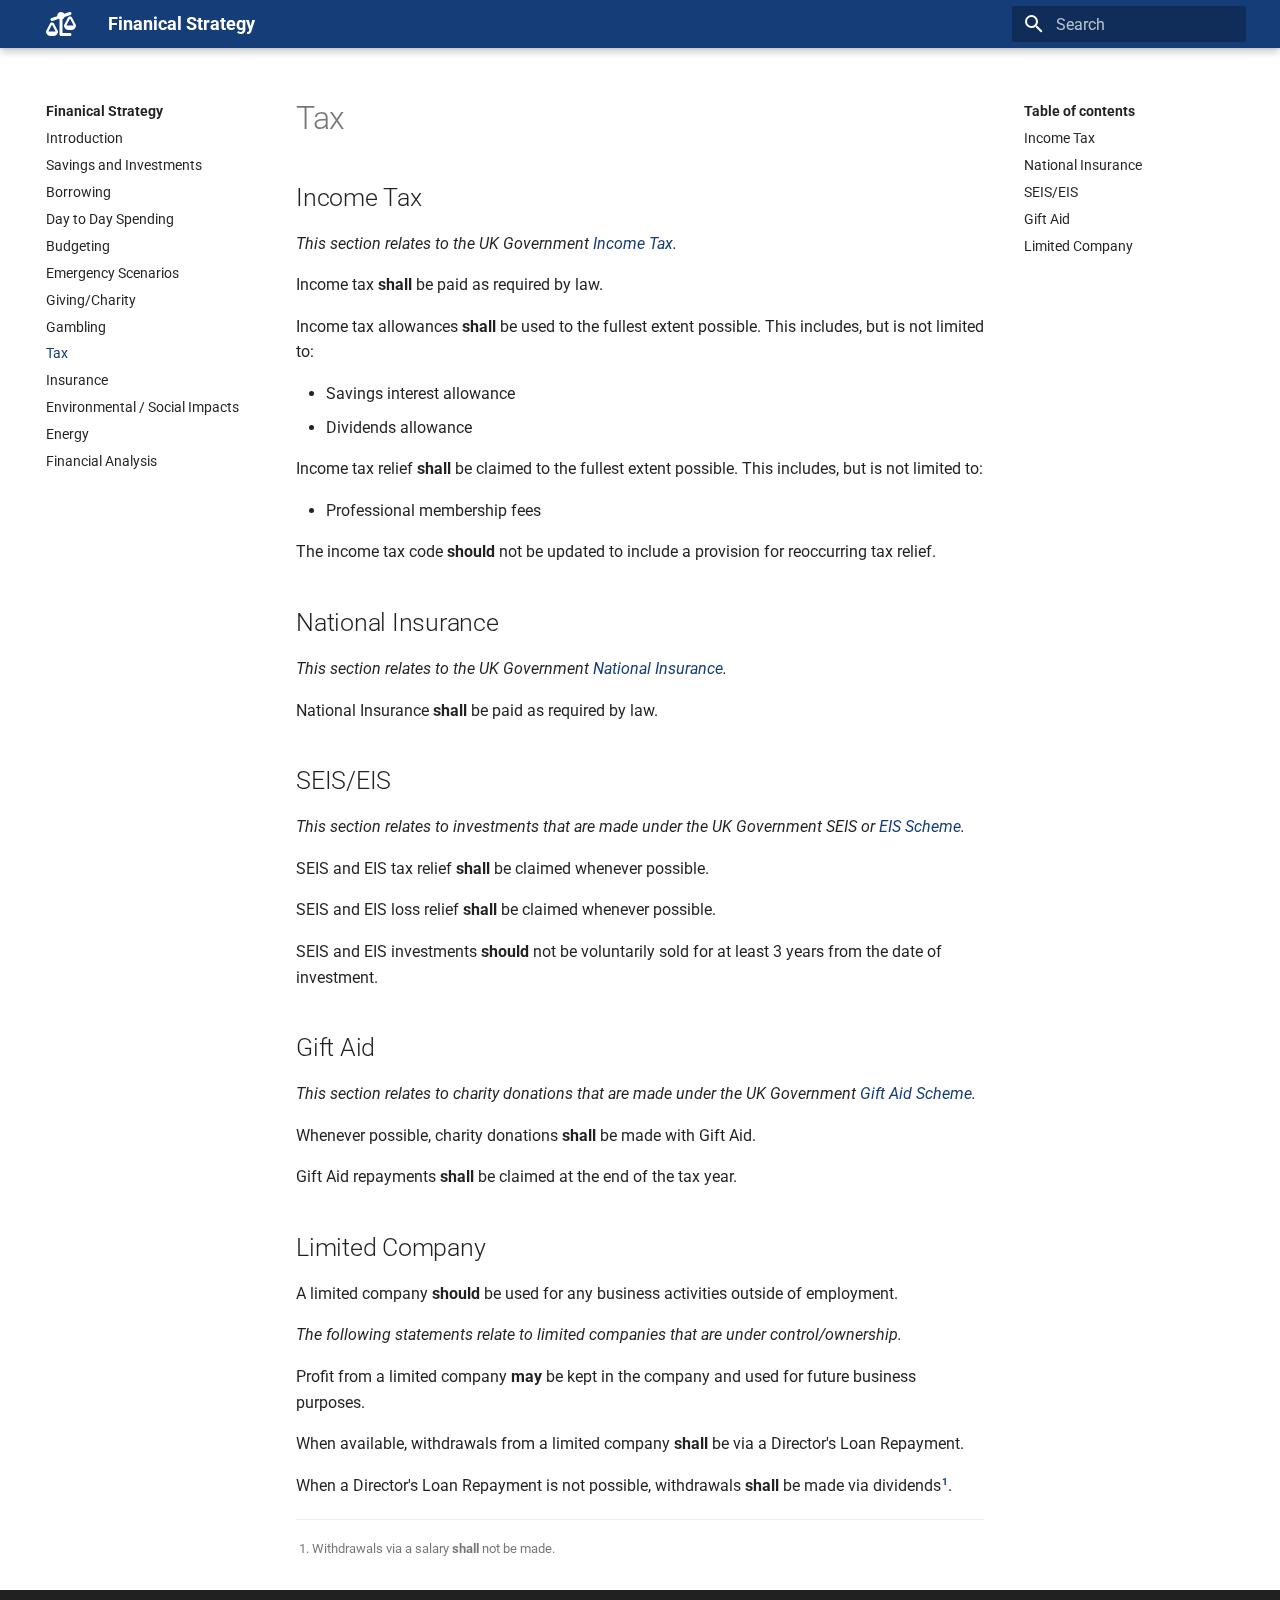
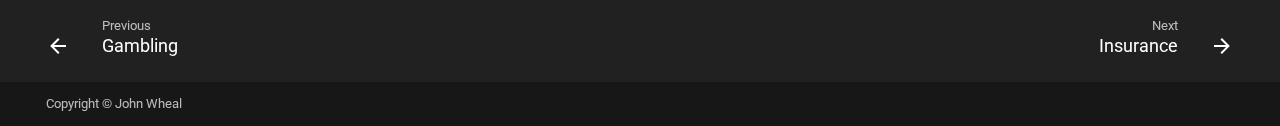
<file: tax/index.html>
<!doctype html>
<html lang="en" class="no-js">
  <head>
    
      <meta charset="utf-8">
      <meta name="viewport" content="width=device-width,initial-scale=1">
      
      
      
      <link rel="icon" href="../assets/images/favicon.png">
      <meta name="generator" content="mkdocs-1.4.2, mkdocs-material-8.5.10">
    
    
      
        <title>Tax - Finanical Strategy</title>
      
    
    
      <link rel="stylesheet" href="../assets/stylesheets/main.975780f9.min.css">
      
        
        <link rel="stylesheet" href="../assets/stylesheets/palette.2505c338.min.css">
        
      
      

    
    
    
      
        
        
        <link rel="preconnect" href="https://fonts.gstatic.com" crossorigin>
        <link rel="stylesheet" href="https://fonts.googleapis.com/css?family=Roboto:300,300i,400,400i,700,700i%7CRoboto+Mono:400,400i,700,700i&display=fallback">
        <style>:root{--md-text-font:"Roboto";--md-code-font:"Roboto Mono"}</style>
      
    
    
      <link rel="stylesheet" href="../stylesheets/extra.css">
    
    <script>__md_scope=new URL("..",location),__md_hash=e=>[...e].reduce((e,_)=>(e<<5)-e+_.charCodeAt(0),0),__md_get=(e,_=localStorage,t=__md_scope)=>JSON.parse(_.getItem(t.pathname+"."+e)),__md_set=(e,_,t=localStorage,a=__md_scope)=>{try{t.setItem(a.pathname+"."+e,JSON.stringify(_))}catch(e){}}</script>
    
      

    
    
    
  </head>
  
  
    
    
    
    
    
    <body dir="ltr" data-md-color-scheme="default" data-md-color-primary="None" data-md-color-accent="None">
  
    
    
    <input class="md-toggle" data-md-toggle="drawer" type="checkbox" id="__drawer" autocomplete="off">
    <input class="md-toggle" data-md-toggle="search" type="checkbox" id="__search" autocomplete="off">
    <label class="md-overlay" for="__drawer"></label>
    <div data-md-component="skip">
      
        
        <a href="#tax" class="md-skip">
          Skip to content
        </a>
      
    </div>
    <div data-md-component="announce">
      
    </div>
    
    
      

<header class="md-header" data-md-component="header">
  <nav class="md-header__inner md-grid" aria-label="Header">
    <a href=".." title="Finanical Strategy" class="md-header__button md-logo" aria-label="Finanical Strategy" data-md-component="logo">
      
  
  <svg xmlns="http://www.w3.org/2000/svg" viewBox="0 0 640 512"><!--! Font Awesome Free 6.2.1 by @fontawesome - https://fontawesome.com License - https://fontawesome.com/license/free (Icons: CC BY 4.0, Fonts: SIL OFL 1.1, Code: MIT License) Copyright 2022 Fonticons, Inc.--><path d="M522.1 62.4c16.8-5.6 25.8-23.7 20.2-40.5S518.6-3.9 501.9 1.6l-113 37.7C375 15.8 349.3 0 320 0c-44.2 0-80 35.8-80 80 0 3 .2 5.9.5 8.8l-122.6 40.8c-16.8 5.6-25.8 23.7-20.2 40.5s23.7 25.8 40.5 20.2l135.5-45.2c4.5 3.2 9.3 5.9 14.4 8.2V480c0 17.7 14.3 32 32 32H512c17.7 0 32-14.3 32-32s-14.3-32-32-32H352V153.3c21-9.2 37.2-27 44.2-49l125.9-42zm-396.3 211c.4-.8 1.3-1.3 2.2-1.3s1.7.5 2.2 1.3L204.9 416H51.1l74.7-142.7zM128 224c-18.8 0-36 10.4-44.7 27L5.5 399.5c-3.1 5.8-6.1 14-5.5 23.8.7 12.1 4.8 35.2 24.8 55.1C45.1 498.6 77.8 512 128 512s82.9-13.4 103.2-33.5c20-20 24.2-43 24.8-55.1.6-9.8-2.5-18-5.5-23.8L172.7 251c-8.7-16.6-25.9-27-44.7-27zm384-80c.9 0 1.7.5 2.2 1.3L588.9 288H435.1l74.7-142.7c.4-.8 1.3-1.3 2.2-1.3zm-44.7-21-77.8 148.5c-3.1 5.8-6.1 14-5.5 23.8.7 12.1 4.8 35.2 24.8 55.1 20.3 20.2 53 33.6 103.2 33.6s82.9-13.4 103.2-33.5c20-20 24.2-43 24.8-55.1.6-9.8-2.5-18-5.5-23.8L556.7 123c-8.7-16.6-25.9-27-44.7-27s-36 10.4-44.7 27z"/></svg>

    </a>
    <label class="md-header__button md-icon" for="__drawer">
      <svg xmlns="http://www.w3.org/2000/svg" viewBox="0 0 24 24"><path d="M3 6h18v2H3V6m0 5h18v2H3v-2m0 5h18v2H3v-2Z"/></svg>
    </label>
    <div class="md-header__title" data-md-component="header-title">
      <div class="md-header__ellipsis">
        <div class="md-header__topic">
          <span class="md-ellipsis">
            Finanical Strategy
          </span>
        </div>
        <div class="md-header__topic" data-md-component="header-topic">
          <span class="md-ellipsis">
            
              Tax
            
          </span>
        </div>
      </div>
    </div>
    
    
    
      <label class="md-header__button md-icon" for="__search">
        <svg xmlns="http://www.w3.org/2000/svg" viewBox="0 0 24 24"><path d="M9.5 3A6.5 6.5 0 0 1 16 9.5c0 1.61-.59 3.09-1.56 4.23l.27.27h.79l5 5-1.5 1.5-5-5v-.79l-.27-.27A6.516 6.516 0 0 1 9.5 16 6.5 6.5 0 0 1 3 9.5 6.5 6.5 0 0 1 9.5 3m0 2C7 5 5 7 5 9.5S7 14 9.5 14 14 12 14 9.5 12 5 9.5 5Z"/></svg>
      </label>
      <div class="md-search" data-md-component="search" role="dialog">
  <label class="md-search__overlay" for="__search"></label>
  <div class="md-search__inner" role="search">
    <form class="md-search__form" name="search">
      <input type="text" class="md-search__input" name="query" aria-label="Search" placeholder="Search" autocapitalize="off" autocorrect="off" autocomplete="off" spellcheck="false" data-md-component="search-query" required>
      <label class="md-search__icon md-icon" for="__search">
        <svg xmlns="http://www.w3.org/2000/svg" viewBox="0 0 24 24"><path d="M9.5 3A6.5 6.5 0 0 1 16 9.5c0 1.61-.59 3.09-1.56 4.23l.27.27h.79l5 5-1.5 1.5-5-5v-.79l-.27-.27A6.516 6.516 0 0 1 9.5 16 6.5 6.5 0 0 1 3 9.5 6.5 6.5 0 0 1 9.5 3m0 2C7 5 5 7 5 9.5S7 14 9.5 14 14 12 14 9.5 12 5 9.5 5Z"/></svg>
        <svg xmlns="http://www.w3.org/2000/svg" viewBox="0 0 24 24"><path d="M20 11v2H8l5.5 5.5-1.42 1.42L4.16 12l7.92-7.92L13.5 5.5 8 11h12Z"/></svg>
      </label>
      <nav class="md-search__options" aria-label="Search">
        
        <button type="reset" class="md-search__icon md-icon" title="Clear" aria-label="Clear" tabindex="-1">
          <svg xmlns="http://www.w3.org/2000/svg" viewBox="0 0 24 24"><path d="M19 6.41 17.59 5 12 10.59 6.41 5 5 6.41 10.59 12 5 17.59 6.41 19 12 13.41 17.59 19 19 17.59 13.41 12 19 6.41Z"/></svg>
        </button>
      </nav>
      
    </form>
    <div class="md-search__output">
      <div class="md-search__scrollwrap" data-md-scrollfix>
        <div class="md-search-result" data-md-component="search-result">
          <div class="md-search-result__meta">
            Initializing search
          </div>
          <ol class="md-search-result__list"></ol>
        </div>
      </div>
    </div>
  </div>
</div>
    
    
  </nav>
  
</header>
    
    <div class="md-container" data-md-component="container">
      
      
        
          
        
      
      <main class="md-main" data-md-component="main">
        <div class="md-main__inner md-grid">
          
            
              
              <div class="md-sidebar md-sidebar--primary" data-md-component="sidebar" data-md-type="navigation" >
                <div class="md-sidebar__scrollwrap">
                  <div class="md-sidebar__inner">
                    


<nav class="md-nav md-nav--primary" aria-label="Navigation" data-md-level="0">
  <label class="md-nav__title" for="__drawer">
    <a href=".." title="Finanical Strategy" class="md-nav__button md-logo" aria-label="Finanical Strategy" data-md-component="logo">
      
  
  <svg xmlns="http://www.w3.org/2000/svg" viewBox="0 0 640 512"><!--! Font Awesome Free 6.2.1 by @fontawesome - https://fontawesome.com License - https://fontawesome.com/license/free (Icons: CC BY 4.0, Fonts: SIL OFL 1.1, Code: MIT License) Copyright 2022 Fonticons, Inc.--><path d="M522.1 62.4c16.8-5.6 25.8-23.7 20.2-40.5S518.6-3.9 501.9 1.6l-113 37.7C375 15.8 349.3 0 320 0c-44.2 0-80 35.8-80 80 0 3 .2 5.9.5 8.8l-122.6 40.8c-16.8 5.6-25.8 23.7-20.2 40.5s23.7 25.8 40.5 20.2l135.5-45.2c4.5 3.2 9.3 5.9 14.4 8.2V480c0 17.7 14.3 32 32 32H512c17.7 0 32-14.3 32-32s-14.3-32-32-32H352V153.3c21-9.2 37.2-27 44.2-49l125.9-42zm-396.3 211c.4-.8 1.3-1.3 2.2-1.3s1.7.5 2.2 1.3L204.9 416H51.1l74.7-142.7zM128 224c-18.8 0-36 10.4-44.7 27L5.5 399.5c-3.1 5.8-6.1 14-5.5 23.8.7 12.1 4.8 35.2 24.8 55.1C45.1 498.6 77.8 512 128 512s82.9-13.4 103.2-33.5c20-20 24.2-43 24.8-55.1.6-9.8-2.5-18-5.5-23.8L172.7 251c-8.7-16.6-25.9-27-44.7-27zm384-80c.9 0 1.7.5 2.2 1.3L588.9 288H435.1l74.7-142.7c.4-.8 1.3-1.3 2.2-1.3zm-44.7-21-77.8 148.5c-3.1 5.8-6.1 14-5.5 23.8.7 12.1 4.8 35.2 24.8 55.1 20.3 20.2 53 33.6 103.2 33.6s82.9-13.4 103.2-33.5c20-20 24.2-43 24.8-55.1.6-9.8-2.5-18-5.5-23.8L556.7 123c-8.7-16.6-25.9-27-44.7-27s-36 10.4-44.7 27z"/></svg>

    </a>
    Finanical Strategy
  </label>
  
  <ul class="md-nav__list" data-md-scrollfix>
    
      
      
      

  
  
  
    <li class="md-nav__item">
      <a href=".." class="md-nav__link">
        Introduction
      </a>
    </li>
  

    
      
      
      

  
  
  
    <li class="md-nav__item">
      <a href="../savings/" class="md-nav__link">
        Savings and Investments
      </a>
    </li>
  

    
      
      
      

  
  
  
    <li class="md-nav__item">
      <a href="../borrowing/" class="md-nav__link">
        Borrowing
      </a>
    </li>
  

    
      
      
      

  
  
  
    <li class="md-nav__item">
      <a href="../day-to-day/" class="md-nav__link">
        Day to Day Spending
      </a>
    </li>
  

    
      
      
      

  
  
  
    <li class="md-nav__item">
      <a href="../budgeting/" class="md-nav__link">
        Budgeting
      </a>
    </li>
  

    
      
      
      

  
  
  
    <li class="md-nav__item">
      <a href="../emergency/" class="md-nav__link">
        Emergency Scenarios
      </a>
    </li>
  

    
      
      
      

  
  
  
    <li class="md-nav__item">
      <a href="../charity/" class="md-nav__link">
        Giving/Charity
      </a>
    </li>
  

    
      
      
      

  
  
  
    <li class="md-nav__item">
      <a href="../gambling/" class="md-nav__link">
        Gambling
      </a>
    </li>
  

    
      
      
      

  
  
    
  
  
    <li class="md-nav__item md-nav__item--active">
      
      <input class="md-nav__toggle md-toggle" data-md-toggle="toc" type="checkbox" id="__toc">
      
      
        
      
      
        <label class="md-nav__link md-nav__link--active" for="__toc">
          Tax
          <span class="md-nav__icon md-icon"></span>
        </label>
      
      <a href="./" class="md-nav__link md-nav__link--active">
        Tax
      </a>
      
        

<nav class="md-nav md-nav--secondary" aria-label="Table of contents">
  
  
  
    
  
  
    <label class="md-nav__title" for="__toc">
      <span class="md-nav__icon md-icon"></span>
      Table of contents
    </label>
    <ul class="md-nav__list" data-md-component="toc" data-md-scrollfix>
      
        <li class="md-nav__item">
  <a href="#income-tax" class="md-nav__link">
    Income Tax
  </a>
  
</li>
      
        <li class="md-nav__item">
  <a href="#national-insurance" class="md-nav__link">
    National Insurance
  </a>
  
</li>
      
        <li class="md-nav__item">
  <a href="#seiseis" class="md-nav__link">
    SEIS/EIS
  </a>
  
</li>
      
        <li class="md-nav__item">
  <a href="#gift-aid" class="md-nav__link">
    Gift Aid
  </a>
  
</li>
      
        <li class="md-nav__item">
  <a href="#limited-company" class="md-nav__link">
    Limited Company
  </a>
  
</li>
      
    </ul>
  
</nav>
      
    </li>
  

    
      
      
      

  
  
  
    <li class="md-nav__item">
      <a href="../insurance/" class="md-nav__link">
        Insurance
      </a>
    </li>
  

    
      
      
      

  
  
  
    <li class="md-nav__item">
      <a href="../environmental/" class="md-nav__link">
        Environmental / Social Impacts
      </a>
    </li>
  

    
      
      
      

  
  
  
    <li class="md-nav__item">
      <a href="../energy/" class="md-nav__link">
        Energy
      </a>
    </li>
  

    
      
      
      

  
  
  
    <li class="md-nav__item">
      <a href="../analysis/" class="md-nav__link">
        Financial Analysis
      </a>
    </li>
  

    
  </ul>
</nav>
                  </div>
                </div>
              </div>
            
            
              
              <div class="md-sidebar md-sidebar--secondary" data-md-component="sidebar" data-md-type="toc" >
                <div class="md-sidebar__scrollwrap">
                  <div class="md-sidebar__inner">
                    

<nav class="md-nav md-nav--secondary" aria-label="Table of contents">
  
  
  
    
  
  
    <label class="md-nav__title" for="__toc">
      <span class="md-nav__icon md-icon"></span>
      Table of contents
    </label>
    <ul class="md-nav__list" data-md-component="toc" data-md-scrollfix>
      
        <li class="md-nav__item">
  <a href="#income-tax" class="md-nav__link">
    Income Tax
  </a>
  
</li>
      
        <li class="md-nav__item">
  <a href="#national-insurance" class="md-nav__link">
    National Insurance
  </a>
  
</li>
      
        <li class="md-nav__item">
  <a href="#seiseis" class="md-nav__link">
    SEIS/EIS
  </a>
  
</li>
      
        <li class="md-nav__item">
  <a href="#gift-aid" class="md-nav__link">
    Gift Aid
  </a>
  
</li>
      
        <li class="md-nav__item">
  <a href="#limited-company" class="md-nav__link">
    Limited Company
  </a>
  
</li>
      
    </ul>
  
</nav>
                  </div>
                </div>
              </div>
            
          
          
            <div class="md-content" data-md-component="content">
              <article class="md-content__inner md-typeset">
                
                  


<h1 id="tax">Tax</h1>
<h2 id="income-tax">Income Tax</h2>
<p><em>This section relates to the UK Government <a href="https://www.gov.uk/income-tax-rates">Income Tax</a>.</em></p>
<p>Income tax <strong>shall</strong> be paid as required by law.</p>
<p>Income tax allowances <strong>shall</strong> be used to the fullest extent possible. This includes, but is not limited to:</p>
<ul>
<li>Savings interest allowance</li>
<li>Dividends allowance</li>
</ul>
<p>Income tax relief <strong>shall</strong> be claimed to the fullest extent possible. This includes, but is not limited to:</p>
<ul>
<li>Professional membership fees</li>
</ul>
<p>The income tax code <strong>should</strong> not be updated to include a provision for reoccurring tax relief.</p>
<h2 id="national-insurance">National Insurance</h2>
<p><em>This section relates to the UK Government <a href="https://www.gov.uk/national-insurance">National Insurance</a>.</em></p>
<p>National Insurance <strong>shall</strong> be paid as required by law.</p>
<h2 id="seiseis">SEIS/EIS</h2>
<p><em>This section relates to investments that are made under the UK Government SEIS or <a href="https://www.gov.uk/guidance/venture-capital-schemes-apply-for-the-enterprise-investment-scheme">EIS Scheme</a>.</em></p>
<p>SEIS and EIS tax relief <strong>shall</strong> be claimed whenever possible.</p>
<p>SEIS and EIS loss relief <strong>shall</strong> be claimed whenever possible.</p>
<p>SEIS and EIS investments <strong>should</strong> not be voluntarily sold for at least 3 years from the date of investment.</p>
<h2 id="gift-aid">Gift Aid</h2>
<p><em>This section relates to charity donations that are made under the UK Government <a href="https://www.gov.uk/donating-to-charity/gift-aid">Gift Aid Scheme</a>.</em></p>
<p>Whenever possible, charity donations <strong>shall</strong> be made with Gift Aid.</p>
<p>Gift Aid repayments <strong>shall</strong> be claimed at the end of the tax year.</p>
<h2 id="limited-company">Limited Company</h2>
<p>A limited company <strong>should</strong> be used for any business activities outside of employment.</p>
<p><em>The following statements relate to limited companies that are under control/ownership.</em></p>
<p>Profit from a limited company <strong>may</strong> be kept in the company and used for future business purposes.</p>
<p>When available, withdrawals from a limited company <strong>shall</strong> be via a Director's Loan Repayment.</p>
<p>When a Director's Loan Repayment is not possible, withdrawals <strong>shall</strong> be made via dividends<sup id="fnref:1"><a class="footnote-ref" href="#fn:1">1</a></sup>.</p>
<div class="footnote">
<hr />
<ol>
<li id="fn:1">
<p>Withdrawals via a salary <strong>shall</strong> not be made.&#160;<a class="footnote-backref" href="#fnref:1" title="Jump back to footnote 1 in the text">&#8617;</a></p>
</li>
</ol>
</div>





                
              </article>
            </div>
          
          
        </div>
        
      </main>
      
        <footer class="md-footer">
  
    
    <nav class="md-footer__inner md-grid" aria-label="Footer" >
      
        
        <a href="../gambling/" class="md-footer__link md-footer__link--prev" aria-label="Previous: Gambling" rel="prev">
          <div class="md-footer__button md-icon">
            <svg xmlns="http://www.w3.org/2000/svg" viewBox="0 0 24 24"><path d="M20 11v2H8l5.5 5.5-1.42 1.42L4.16 12l7.92-7.92L13.5 5.5 8 11h12Z"/></svg>
          </div>
          <div class="md-footer__title">
            <div class="md-ellipsis">
              <span class="md-footer__direction">
                Previous
              </span>
              Gambling
            </div>
          </div>
        </a>
      
      
        
        <a href="../insurance/" class="md-footer__link md-footer__link--next" aria-label="Next: Insurance" rel="next">
          <div class="md-footer__title">
            <div class="md-ellipsis">
              <span class="md-footer__direction">
                Next
              </span>
              Insurance
            </div>
          </div>
          <div class="md-footer__button md-icon">
            <svg xmlns="http://www.w3.org/2000/svg" viewBox="0 0 24 24"><path d="M4 11v2h12l-5.5 5.5 1.42 1.42L19.84 12l-7.92-7.92L10.5 5.5 16 11H4Z"/></svg>
          </div>
        </a>
      
    </nav>
  
  <div class="md-footer-meta md-typeset">
    <div class="md-footer-meta__inner md-grid">
      <div class="md-copyright">
  
    <div class="md-copyright__highlight">
      Copyright &copy; John Wheal
    </div>
  
  
</div>
      
    </div>
  </div>
</footer>
      
    </div>
    <div class="md-dialog" data-md-component="dialog">
      <div class="md-dialog__inner md-typeset"></div>
    </div>
    
    <script id="__config" type="application/json">{"base": "..", "features": [], "search": "../assets/javascripts/workers/search.16e2a7d4.min.js", "translations": {"clipboard.copied": "Copied to clipboard", "clipboard.copy": "Copy to clipboard", "search.config.lang": "en", "search.config.pipeline": "trimmer, stopWordFilter", "search.config.separator": "[\\s\\-]+", "search.placeholder": "Search", "search.result.more.one": "1 more on this page", "search.result.more.other": "# more on this page", "search.result.none": "No matching documents", "search.result.one": "1 matching document", "search.result.other": "# matching documents", "search.result.placeholder": "Type to start searching", "search.result.term.missing": "Missing", "select.version.title": "Select version"}}</script>
    
    
      <script src="../assets/javascripts/bundle.5a2dcb6a.min.js"></script>
      
    
    
  </body>
</html>
</file>
<file: stylesheets/extra.css>
:root > * {
  --md-primary-fg-color:        #153d77;
  --md-primary-fg-color--light: #ECB7B7;
  --md-primary-fg-color--dark:  #90030C;
}
</file>
<file: assets/stylesheets/main.975780f9.min.css>
@charset "UTF-8";html{-webkit-text-size-adjust:none;-moz-text-size-adjust:none;text-size-adjust:none;box-sizing:border-box}*,:after,:before{box-sizing:inherit}@media (prefers-reduced-motion){*,:after,:before{transition:none!important}}body{margin:0}a,button,input,label{-webkit-tap-highlight-color:transparent}a{color:inherit;text-decoration:none}hr{border:0;box-sizing:initial;display:block;height:.05rem;overflow:visible;padding:0}small{font-size:80%}sub,sup{line-height:1em}img{border-style:none}table{border-collapse:initial;border-spacing:0}td,th{font-weight:400;vertical-align:top}button{background:#0000;border:0;font-family:inherit;font-size:inherit;margin:0;padding:0}input{border:0;outline:none}:root{--md-primary-fg-color:#4051b5;--md-primary-fg-color--light:#5d6cc0;--md-primary-fg-color--dark:#303fa1;--md-primary-bg-color:#fff;--md-primary-bg-color--light:#ffffffb3;--md-accent-fg-color:#526cfe;--md-accent-fg-color--transparent:#526cfe1a;--md-accent-bg-color:#fff;--md-accent-bg-color--light:#ffffffb3}:root,[data-md-color-scheme=default]{--md-default-fg-color:#000000de;--md-default-fg-color--light:#0000008a;--md-default-fg-color--lighter:#00000052;--md-default-fg-color--lightest:#00000012;--md-default-bg-color:#fff;--md-default-bg-color--light:#ffffffb3;--md-default-bg-color--lighter:#ffffff4d;--md-default-bg-color--lightest:#ffffff1f;--md-code-fg-color:#36464e;--md-code-bg-color:#f5f5f5;--md-code-hl-color:#ffff0080;--md-code-hl-number-color:#d52a2a;--md-code-hl-special-color:#db1457;--md-code-hl-function-color:#a846b9;--md-code-hl-constant-color:#6e59d9;--md-code-hl-keyword-color:#3f6ec6;--md-code-hl-string-color:#1c7d4d;--md-code-hl-name-color:var(--md-code-fg-color);--md-code-hl-operator-color:var(--md-default-fg-color--light);--md-code-hl-punctuation-color:var(--md-default-fg-color--light);--md-code-hl-comment-color:var(--md-default-fg-color--light);--md-code-hl-generic-color:var(--md-default-fg-color--light);--md-code-hl-variable-color:var(--md-default-fg-color--light);--md-typeset-color:var(--md-default-fg-color);--md-typeset-a-color:var(--md-primary-fg-color);--md-typeset-mark-color:#ffff0080;--md-typeset-del-color:#f5503d26;--md-typeset-ins-color:#0bd57026;--md-typeset-kbd-color:#fafafa;--md-typeset-kbd-accent-color:#fff;--md-typeset-kbd-border-color:#b8b8b8;--md-typeset-table-color:#0000001f;--md-admonition-fg-color:var(--md-default-fg-color);--md-admonition-bg-color:var(--md-default-bg-color);--md-footer-fg-color:#fff;--md-footer-fg-color--light:#ffffffb3;--md-footer-fg-color--lighter:#ffffff4d;--md-footer-bg-color:#000000de;--md-footer-bg-color--dark:#00000052;--md-shadow-z1:0 0.2rem 0.5rem #0000000d,0 0 0.05rem #0000001a;--md-shadow-z2:0 0.2rem 0.5rem #0000001a,0 0 0.05rem #00000040;--md-shadow-z3:0 0.2rem 0.5rem #0003,0 0 0.05rem #00000059}.md-icon svg{fill:currentcolor;display:block;height:1.2rem;width:1.2rem}body{-webkit-font-smoothing:antialiased;-moz-osx-font-smoothing:grayscale;--md-text-font-family:var(--md-text-font,_),-apple-system,BlinkMacSystemFont,Helvetica,Arial,sans-serif;--md-code-font-family:var(--md-code-font,_),SFMono-Regular,Consolas,Menlo,monospace}body,input{font-feature-settings:"kern","liga";font-family:var(--md-text-font-family)}body,code,input,kbd,pre{color:var(--md-typeset-color)}code,kbd,pre{font-feature-settings:"kern";font-family:var(--md-code-font-family)}:root{--md-typeset-table-sort-icon:url('data:image/svg+xml;charset=utf-8,<svg xmlns="http://www.w3.org/2000/svg" viewBox="0 0 24 24"><path d="m18 21-4-4h3V7h-3l4-4 4 4h-3v10h3M2 19v-2h10v2M2 13v-2h7v2M2 7V5h4v2H2Z"/></svg>');--md-typeset-table-sort-icon--asc:url('data:image/svg+xml;charset=utf-8,<svg xmlns="http://www.w3.org/2000/svg" viewBox="0 0 24 24"><path d="M19 17h3l-4 4-4-4h3V3h2M2 17h10v2H2M6 5v2H2V5m0 6h7v2H2v-2Z"/></svg>');--md-typeset-table-sort-icon--desc:url('data:image/svg+xml;charset=utf-8,<svg xmlns="http://www.w3.org/2000/svg" viewBox="0 0 24 24"><path d="M19 7h3l-4-4-4 4h3v14h2M2 17h10v2H2M6 5v2H2V5m0 6h7v2H2v-2Z"/></svg>')}.md-typeset{-webkit-print-color-adjust:exact;color-adjust:exact;font-size:.8rem;line-height:1.6}@media print{.md-typeset{font-size:.68rem}}.md-typeset blockquote,.md-typeset dl,.md-typeset figure,.md-typeset ol,.md-typeset pre,.md-typeset ul{margin-bottom:1em;margin-top:1em}.md-typeset h1{color:var(--md-default-fg-color--light);font-size:2em;line-height:1.3;margin:0 0 1.25em}.md-typeset h1,.md-typeset h2{font-weight:300;letter-spacing:-.01em}.md-typeset h2{font-size:1.5625em;line-height:1.4;margin:1.6em 0 .64em}.md-typeset h3{font-size:1.25em;font-weight:400;letter-spacing:-.01em;line-height:1.5;margin:1.6em 0 .8em}.md-typeset h2+h3{margin-top:.8em}.md-typeset h4{font-weight:700;letter-spacing:-.01em;margin:1em 0}.md-typeset h5,.md-typeset h6{color:var(--md-default-fg-color--light);font-size:.8em;font-weight:700;letter-spacing:-.01em;margin:1.25em 0}.md-typeset h5{text-transform:uppercase}.md-typeset hr{border-bottom:.05rem solid var(--md-default-fg-color--lightest);display:flow-root;margin:1.5em 0}.md-typeset a{color:var(--md-typeset-a-color);word-break:break-word}.md-typeset a,.md-typeset a:before{transition:color 125ms}.md-typeset a:focus,.md-typeset a:hover{color:var(--md-accent-fg-color)}.md-typeset a:focus code,.md-typeset a:hover code{background-color:var(--md-accent-fg-color--transparent)}.md-typeset a code{color:currentcolor;transition:background-color 125ms}.md-typeset a.focus-visible{outline-color:var(--md-accent-fg-color);outline-offset:.2rem}.md-typeset code,.md-typeset kbd,.md-typeset pre{color:var(--md-code-fg-color);direction:ltr;font-variant-ligatures:none}@media print{.md-typeset code,.md-typeset kbd,.md-typeset pre{white-space:pre-wrap}}.md-typeset code{background-color:var(--md-code-bg-color);border-radius:.1rem;-webkit-box-decoration-break:clone;box-decoration-break:clone;font-size:.85em;padding:0 .2941176471em;word-break:break-word}.md-typeset code:not(.focus-visible){-webkit-tap-highlight-color:transparent;outline:none}.md-typeset pre{display:flow-root;line-height:1.4;position:relative}.md-typeset pre>code{-webkit-box-decoration-break:slice;box-decoration-break:slice;box-shadow:none;display:block;margin:0;outline-color:var(--md-accent-fg-color);overflow:auto;padding:.7720588235em 1.1764705882em;scrollbar-color:var(--md-default-fg-color--lighter) #0000;scrollbar-width:thin;touch-action:auto;word-break:normal}.md-typeset pre>code:hover{scrollbar-color:var(--md-accent-fg-color) #0000}.md-typeset pre>code::-webkit-scrollbar{height:.2rem;width:.2rem}.md-typeset pre>code::-webkit-scrollbar-thumb{background-color:var(--md-default-fg-color--lighter)}.md-typeset pre>code::-webkit-scrollbar-thumb:hover{background-color:var(--md-accent-fg-color)}.md-typeset kbd{background-color:var(--md-typeset-kbd-color);border-radius:.1rem;box-shadow:0 .1rem 0 .05rem var(--md-typeset-kbd-border-color),0 .1rem 0 var(--md-typeset-kbd-border-color),0 -.1rem .2rem var(--md-typeset-kbd-accent-color) inset;color:var(--md-default-fg-color);display:inline-block;font-size:.75em;padding:0 .6666666667em;vertical-align:text-top;word-break:break-word}.md-typeset mark{background-color:var(--md-typeset-mark-color);-webkit-box-decoration-break:clone;box-decoration-break:clone;color:inherit;word-break:break-word}.md-typeset abbr{border-bottom:.05rem dotted var(--md-default-fg-color--light);cursor:help;text-decoration:none}@media (hover:none){.md-typeset abbr{position:relative}.md-typeset abbr[title]:-webkit-any(:focus,:hover):after{background-color:var(--md-default-fg-color);border-radius:.1rem;box-shadow:var(--md-shadow-z3);color:var(--md-default-bg-color);content:attr(title);display:inline-block;font-size:.7rem;margin-top:2em;max-width:80%;min-width:-webkit-max-content;min-width:max-content;padding:.2rem .3rem;position:absolute;width:auto}.md-typeset abbr[title]:-moz-any(:focus,:hover):after{background-color:var(--md-default-fg-color);border-radius:.1rem;box-shadow:var(--md-shadow-z3);color:var(--md-default-bg-color);content:attr(title);display:inline-block;font-size:.7rem;margin-top:2em;max-width:80%;min-width:-moz-max-content;min-width:max-content;padding:.2rem .3rem;position:absolute;width:auto}[dir=ltr] .md-typeset abbr[title]:-webkit-any(:focus,:hover):after{left:0}[dir=ltr] .md-typeset abbr[title]:-moz-any(:focus,:hover):after{left:0}[dir=ltr] .md-typeset abbr[title]:is(:focus,:hover):after{left:0}[dir=rtl] .md-typeset abbr[title]:-webkit-any(:focus,:hover):after{right:0}[dir=rtl] .md-typeset abbr[title]:-moz-any(:focus,:hover):after{right:0}[dir=rtl] .md-typeset abbr[title]:is(:focus,:hover):after{right:0}.md-typeset abbr[title]:is(:focus,:hover):after{background-color:var(--md-default-fg-color);border-radius:.1rem;box-shadow:var(--md-shadow-z3);color:var(--md-default-bg-color);content:attr(title);display:inline-block;font-size:.7rem;margin-top:2em;max-width:80%;min-width:-webkit-max-content;min-width:-moz-max-content;min-width:max-content;padding:.2rem .3rem;position:absolute;width:auto}}.md-typeset small{opacity:.75}[dir=ltr] .md-typeset sub,[dir=ltr] .md-typeset sup{margin-left:.078125em}[dir=rtl] .md-typeset sub,[dir=rtl] .md-typeset sup{margin-right:.078125em}[dir=ltr] .md-typeset blockquote{padding-left:.6rem}[dir=rtl] .md-typeset blockquote{padding-right:.6rem}[dir=ltr] .md-typeset blockquote{border-left:.2rem solid var(--md-default-fg-color--lighter)}[dir=rtl] .md-typeset blockquote{border-right:.2rem solid var(--md-default-fg-color--lighter)}.md-typeset blockquote{color:var(--md-default-fg-color--light);margin-left:0;margin-right:0}.md-typeset ul{list-style-type:disc}[dir=ltr] .md-typeset ol,[dir=ltr] .md-typeset ul{margin-left:.625em}[dir=rtl] .md-typeset ol,[dir=rtl] .md-typeset ul{margin-right:.625em}.md-typeset ol,.md-typeset ul{padding:0}.md-typeset ol:not([hidden]),.md-typeset ul:not([hidden]){display:flow-root}.md-typeset ol ol,.md-typeset ul ol{list-style-type:lower-alpha}.md-typeset ol ol ol,.md-typeset ul ol ol{list-style-type:lower-roman}[dir=ltr] .md-typeset ol li,[dir=ltr] .md-typeset ul li{margin-left:1.25em}[dir=rtl] .md-typeset ol li,[dir=rtl] .md-typeset ul li{margin-right:1.25em}.md-typeset ol li,.md-typeset ul li{margin-bottom:.5em}.md-typeset ol li blockquote,.md-typeset ol li p,.md-typeset ul li blockquote,.md-typeset ul li p{margin:.5em 0}.md-typeset ol li:last-child,.md-typeset ul li:last-child{margin-bottom:0}.md-typeset ol li :-webkit-any(ul,ol),.md-typeset ul li :-webkit-any(ul,ol){margin-bottom:.5em;margin-top:.5em}.md-typeset ol li :-moz-any(ul,ol),.md-typeset ul li :-moz-any(ul,ol){margin-bottom:.5em;margin-top:.5em}[dir=ltr] .md-typeset ol li :-webkit-any(ul,ol),[dir=ltr] .md-typeset ul li :-webkit-any(ul,ol){margin-left:.625em}[dir=ltr] .md-typeset ol li :-moz-any(ul,ol),[dir=ltr] .md-typeset ul li :-moz-any(ul,ol){margin-left:.625em}[dir=ltr] .md-typeset ol li :is(ul,ol),[dir=ltr] .md-typeset ul li :is(ul,ol){margin-left:.625em}[dir=rtl] .md-typeset ol li :-webkit-any(ul,ol),[dir=rtl] .md-typeset ul li :-webkit-any(ul,ol){margin-right:.625em}[dir=rtl] .md-typeset ol li :-moz-any(ul,ol),[dir=rtl] .md-typeset ul li :-moz-any(ul,ol){margin-right:.625em}[dir=rtl] .md-typeset ol li :is(ul,ol),[dir=rtl] .md-typeset ul li :is(ul,ol){margin-right:.625em}.md-typeset ol li :is(ul,ol),.md-typeset ul li :is(ul,ol){margin-bottom:.5em;margin-top:.5em}[dir=ltr] .md-typeset dd{margin-left:1.875em}[dir=rtl] .md-typeset dd{margin-right:1.875em}.md-typeset dd{margin-bottom:1.5em;margin-top:1em}.md-typeset img,.md-typeset svg,.md-typeset video{height:auto;max-width:100%}.md-typeset img[align=left]{margin:1em 1em 1em 0}.md-typeset img[align=right]{margin:1em 0 1em 1em}.md-typeset img[align]:only-child{margin-top:0}.md-typeset img[src$="#gh-dark-mode-only"],.md-typeset img[src$="#only-dark"]{display:none}.md-typeset figure{display:flow-root;margin:1em auto;max-width:100%;text-align:center;width:-webkit-fit-content;width:-moz-fit-content;width:fit-content}.md-typeset figure img{display:block}.md-typeset figcaption{font-style:italic;margin:1em auto;max-width:24rem}.md-typeset iframe{max-width:100%}.md-typeset table:not([class]){background-color:var(--md-default-bg-color);border:.05rem solid var(--md-typeset-table-color);border-radius:.1rem;display:inline-block;font-size:.64rem;max-width:100%;overflow:auto;touch-action:auto}@media print{.md-typeset table:not([class]){display:table}}.md-typeset table:not([class])+*{margin-top:1.5em}.md-typeset table:not([class]) :-webkit-any(th,td)>:first-child{margin-top:0}.md-typeset table:not([class]) :-moz-any(th,td)>:first-child{margin-top:0}.md-typeset table:not([class]) :is(th,td)>:first-child{margin-top:0}.md-typeset table:not([class]) :-webkit-any(th,td)>:last-child{margin-bottom:0}.md-typeset table:not([class]) :-moz-any(th,td)>:last-child{margin-bottom:0}.md-typeset table:not([class]) :is(th,td)>:last-child{margin-bottom:0}.md-typeset table:not([class]) :-webkit-any(th,td):not([align]){text-align:left}.md-typeset table:not([class]) :-moz-any(th,td):not([align]){text-align:left}.md-typeset table:not([class]) :is(th,td):not([align]){text-align:left}[dir=rtl] .md-typeset table:not([class]) :-webkit-any(th,td):not([align]){text-align:right}[dir=rtl] .md-typeset table:not([class]) :-moz-any(th,td):not([align]){text-align:right}[dir=rtl] .md-typeset table:not([class]) :is(th,td):not([align]){text-align:right}.md-typeset table:not([class]) th{font-weight:700;min-width:5rem;padding:.9375em 1.25em;vertical-align:top}.md-typeset table:not([class]) td{border-top:.05rem solid var(--md-typeset-table-color);padding:.9375em 1.25em;vertical-align:top}.md-typeset table:not([class]) tbody tr{transition:background-color 125ms}.md-typeset table:not([class]) tbody tr:hover{background-color:rgba(0,0,0,.035);box-shadow:0 .05rem 0 var(--md-default-bg-color) inset}.md-typeset table:not([class]) a{word-break:normal}.md-typeset table th[role=columnheader]{cursor:pointer}[dir=ltr] .md-typeset table th[role=columnheader]:after{margin-left:.5em}[dir=rtl] .md-typeset table th[role=columnheader]:after{margin-right:.5em}.md-typeset table th[role=columnheader]:after{content:"";display:inline-block;height:1.2em;-webkit-mask-image:var(--md-typeset-table-sort-icon);mask-image:var(--md-typeset-table-sort-icon);-webkit-mask-repeat:no-repeat;mask-repeat:no-repeat;-webkit-mask-size:contain;mask-size:contain;transition:background-color 125ms;vertical-align:text-bottom;width:1.2em}.md-typeset table th[role=columnheader]:hover:after{background-color:var(--md-default-fg-color--lighter)}.md-typeset table th[role=columnheader][aria-sort=ascending]:after{background-color:var(--md-default-fg-color--light);-webkit-mask-image:var(--md-typeset-table-sort-icon--asc);mask-image:var(--md-typeset-table-sort-icon--asc)}.md-typeset table th[role=columnheader][aria-sort=descending]:after{background-color:var(--md-default-fg-color--light);-webkit-mask-image:var(--md-typeset-table-sort-icon--desc);mask-image:var(--md-typeset-table-sort-icon--desc)}.md-typeset__scrollwrap{margin:1em -.8rem;overflow-x:auto;touch-action:auto}.md-typeset__table{display:inline-block;margin-bottom:.5em;padding:0 .8rem}@media print{.md-typeset__table{display:block}}html .md-typeset__table table{display:table;margin:0;overflow:hidden;width:100%}@media screen and (max-width:44.9375em){.md-content__inner>pre{margin:1em -.8rem}.md-content__inner>pre code{border-radius:0}}.md-banner{background-color:var(--md-footer-bg-color);color:var(--md-footer-fg-color);overflow:auto}@media print{.md-banner{display:none}}.md-banner--warning{background:var(--md-typeset-mark-color);color:var(--md-default-fg-color)}.md-banner__inner{font-size:.7rem;margin:.6rem auto;padding:0 .8rem}[dir=ltr] .md-banner__button{float:right}[dir=rtl] .md-banner__button{float:left}.md-banner__button{color:inherit;cursor:pointer;transition:opacity .25s}.md-banner__button:hover{opacity:.7}html{font-size:125%;height:100%;overflow-x:hidden}@media screen and (min-width:100em){html{font-size:137.5%}}@media screen and (min-width:125em){html{font-size:150%}}body{background-color:var(--md-default-bg-color);display:flex;flex-direction:column;font-size:.5rem;min-height:100%;position:relative;width:100%}@media print{body{display:block}}@media screen and (max-width:59.9375em){body[data-md-scrolllock]{position:fixed}}.md-grid{margin-left:auto;margin-right:auto;max-width:61rem}.md-container{display:flex;flex-direction:column;flex-grow:1}@media print{.md-container{display:block}}.md-main{flex-grow:1}.md-main__inner{display:flex;height:100%;margin-top:1.5rem}.md-ellipsis{overflow:hidden;text-overflow:ellipsis;white-space:nowrap}.md-toggle{display:none}.md-option{height:0;opacity:0;position:absolute;width:0}.md-option:checked+label:not([hidden]){display:block}.md-option.focus-visible+label{outline-color:var(--md-accent-fg-color);outline-style:auto}.md-skip{background-color:var(--md-default-fg-color);border-radius:.1rem;color:var(--md-default-bg-color);font-size:.64rem;margin:.5rem;opacity:0;outline-color:var(--md-accent-fg-color);padding:.3rem .5rem;position:fixed;transform:translateY(.4rem);z-index:-1}.md-skip:focus{opacity:1;transform:translateY(0);transition:transform .25s cubic-bezier(.4,0,.2,1),opacity 175ms 75ms;z-index:10}@page{margin:25mm}:root{--md-clipboard-icon:url('data:image/svg+xml;charset=utf-8,<svg xmlns="http://www.w3.org/2000/svg" viewBox="0 0 24 24"><path d="M19 21H8V7h11m0-2H8a2 2 0 0 0-2 2v14a2 2 0 0 0 2 2h11a2 2 0 0 0 2-2V7a2 2 0 0 0-2-2m-3-4H4a2 2 0 0 0-2 2v14h2V3h12V1Z"/></svg>')}.md-clipboard{border-radius:.1rem;color:var(--md-default-fg-color--lightest);cursor:pointer;height:1.5em;outline-color:var(--md-accent-fg-color);outline-offset:.1rem;position:absolute;right:.5em;top:.5em;transition:color .25s;width:1.5em;z-index:1}@media print{.md-clipboard{display:none}}.md-clipboard:not(.focus-visible){-webkit-tap-highlight-color:transparent;outline:none}:hover>.md-clipboard{color:var(--md-default-fg-color--light)}.md-clipboard:-webkit-any(:focus,:hover){color:var(--md-accent-fg-color)}.md-clipboard:-moz-any(:focus,:hover){color:var(--md-accent-fg-color)}.md-clipboard:is(:focus,:hover){color:var(--md-accent-fg-color)}.md-clipboard:after{background-color:currentcolor;content:"";display:block;height:1.125em;margin:0 auto;-webkit-mask-image:var(--md-clipboard-icon);mask-image:var(--md-clipboard-icon);-webkit-mask-position:center;mask-position:center;-webkit-mask-repeat:no-repeat;mask-repeat:no-repeat;-webkit-mask-size:contain;mask-size:contain;width:1.125em}.md-clipboard--inline{cursor:pointer}.md-clipboard--inline code{transition:color .25s,background-color .25s}.md-clipboard--inline:-webkit-any(:focus,:hover) code{background-color:var(--md-accent-fg-color--transparent);color:var(--md-accent-fg-color)}.md-clipboard--inline:-moz-any(:focus,:hover) code{background-color:var(--md-accent-fg-color--transparent);color:var(--md-accent-fg-color)}.md-clipboard--inline:is(:focus,:hover) code{background-color:var(--md-accent-fg-color--transparent);color:var(--md-accent-fg-color)}@keyframes consent{0%{opacity:0;transform:translateY(100%)}to{opacity:1;transform:translateY(0)}}@keyframes overlay{0%{opacity:0}to{opacity:1}}.md-consent__overlay{animation:overlay .25s both;-webkit-backdrop-filter:blur(.1rem);backdrop-filter:blur(.1rem);background-color:#0000008a;height:100%;opacity:1;position:fixed;top:0;width:100%;z-index:5}.md-consent__inner{animation:consent .5s cubic-bezier(.1,.7,.1,1) both;background-color:var(--md-default-bg-color);border:0;border-radius:.1rem;bottom:0;box-shadow:0 0 .2rem #0000001a,0 .2rem .4rem #0003;max-height:100%;overflow:auto;padding:0;position:fixed;width:100%;z-index:5}.md-consent__form{padding:.8rem}.md-consent__settings{display:none;margin:1em 0}input:checked+.md-consent__settings{display:block}.md-consent__controls{margin-bottom:.8rem}.md-typeset .md-consent__controls .md-button{display:inline}@media screen and (max-width:44.9375em){.md-typeset .md-consent__controls .md-button{display:block;margin-top:.4rem;text-align:center;width:100%}}.md-consent label{cursor:pointer}.md-content{flex-grow:1;min-width:0}.md-content__inner{margin:0 .8rem 1.2rem;padding-top:.6rem}@media screen and (min-width:76.25em){[dir=ltr] .md-sidebar--primary:not([hidden])~.md-content>.md-content__inner{margin-left:1.2rem}[dir=ltr] .md-sidebar--secondary:not([hidden])~.md-content>.md-content__inner,[dir=rtl] .md-sidebar--primary:not([hidden])~.md-content>.md-content__inner{margin-right:1.2rem}[dir=rtl] .md-sidebar--secondary:not([hidden])~.md-content>.md-content__inner{margin-left:1.2rem}}.md-content__inner:before{content:"";display:block;height:.4rem}.md-content__inner>:last-child{margin-bottom:0}[dir=ltr] .md-content__button{float:right}[dir=rtl] .md-content__button{float:left}[dir=ltr] .md-content__button{margin-left:.4rem}[dir=rtl] .md-content__button{margin-right:.4rem}.md-content__button{margin:.4rem 0;padding:0}@media print{.md-content__button{display:none}}.md-typeset .md-content__button{color:var(--md-default-fg-color--lighter)}.md-content__button svg{display:inline;vertical-align:top}[dir=rtl] .md-content__button svg{transform:scaleX(-1)}[dir=ltr] .md-dialog{right:.8rem}[dir=rtl] .md-dialog{left:.8rem}.md-dialog{background-color:var(--md-default-fg-color);border-radius:.1rem;bottom:.8rem;box-shadow:var(--md-shadow-z3);min-width:11.1rem;opacity:0;padding:.4rem .6rem;pointer-events:none;position:fixed;transform:translateY(100%);transition:transform 0ms .4s,opacity .4s;z-index:4}@media print{.md-dialog{display:none}}.md-dialog--active{opacity:1;pointer-events:auto;transform:translateY(0);transition:transform .4s cubic-bezier(.075,.85,.175,1),opacity .4s}.md-dialog__inner{color:var(--md-default-bg-color);font-size:.7rem}.md-feedback{margin:2em 0 1em;text-align:center}.md-feedback fieldset{border:none;margin:0;padding:0}.md-feedback__title{font-weight:700;margin:1em auto}.md-feedback__inner{position:relative}.md-feedback__list{align-content:baseline;display:flex;flex-wrap:wrap;justify-content:center;position:relative}.md-feedback__list:hover .md-icon:not(:disabled){color:var(--md-default-fg-color--lighter)}:disabled .md-feedback__list{min-height:1.8rem}.md-feedback__icon{color:var(--md-default-fg-color--light);cursor:pointer;flex-shrink:0;margin:0 .1rem;transition:color 125ms}.md-feedback__icon:not(:disabled).md-icon:hover{color:var(--md-accent-fg-color)}.md-feedback__icon:disabled{color:var(--md-default-fg-color--lightest);pointer-events:none}.md-feedback__note{opacity:0;position:relative;transform:translateY(.4rem);transition:transform .4s cubic-bezier(.1,.7,.1,1),opacity .15s}.md-feedback__note>*{margin:0 auto;max-width:16rem}:disabled .md-feedback__note{opacity:1;transform:translateY(0)}.md-footer{background-color:var(--md-footer-bg-color);color:var(--md-footer-fg-color)}@media print{.md-footer{display:none}}.md-footer__inner{justify-content:space-between;overflow:auto;padding:.2rem}.md-footer__inner:not([hidden]){display:flex}.md-footer__link{display:flex;flex-grow:0.01;outline-color:var(--md-accent-fg-color);overflow:hidden;padding-bottom:.4rem;padding-top:1.4rem;transition:opacity .25s}.md-footer__link:-webkit-any(:focus,:hover){opacity:.7}.md-footer__link:-moz-any(:focus,:hover){opacity:.7}.md-footer__link:is(:focus,:hover){opacity:.7}[dir=rtl] .md-footer__link svg{transform:scaleX(-1)}@media screen and (max-width:44.9375em){.md-footer__link--prev .md-footer__title{display:none}}[dir=ltr] .md-footer__link--next{margin-left:auto}[dir=rtl] .md-footer__link--next{margin-right:auto}.md-footer__link--next{text-align:right}[dir=rtl] .md-footer__link--next{text-align:left}.md-footer__title{flex-grow:1;font-size:.9rem;line-height:2.4rem;max-width:calc(100% - 2.4rem);padding:0 1rem;position:relative;white-space:nowrap}.md-footer__button{margin:.2rem;padding:.4rem}.md-footer__direction{font-size:.64rem;left:0;margin-top:-1rem;opacity:.7;padding:0 1rem;position:absolute;right:0}.md-footer-meta{background-color:var(--md-footer-bg-color--dark)}.md-footer-meta__inner{display:flex;flex-wrap:wrap;justify-content:space-between;padding:.2rem}html .md-footer-meta.md-typeset a{color:var(--md-footer-fg-color--light)}html .md-footer-meta.md-typeset a:-webkit-any(:focus,:hover){color:var(--md-footer-fg-color)}html .md-footer-meta.md-typeset a:-moz-any(:focus,:hover){color:var(--md-footer-fg-color)}html .md-footer-meta.md-typeset a:is(:focus,:hover){color:var(--md-footer-fg-color)}.md-copyright{color:var(--md-footer-fg-color--lighter);font-size:.64rem;margin:auto .6rem;padding:.4rem 0;width:100%}@media screen and (min-width:45em){.md-copyright{width:auto}}.md-copyright__highlight{color:var(--md-footer-fg-color--light)}.md-social{margin:0 .4rem;padding:.2rem 0 .6rem}@media screen and (min-width:45em){.md-social{padding:.6rem 0}}.md-social__link{display:inline-block;height:1.6rem;text-align:center;width:1.6rem}.md-social__link:before{line-height:1.9}.md-social__link svg{fill:currentcolor;max-height:.8rem;vertical-align:-25%}.md-typeset .md-button{border:.1rem solid;border-radius:.1rem;color:var(--md-primary-fg-color);cursor:pointer;display:inline-block;font-weight:700;padding:.625em 2em;transition:color 125ms,background-color 125ms,border-color 125ms}.md-typeset .md-button--primary{background-color:var(--md-primary-fg-color);border-color:var(--md-primary-fg-color);color:var(--md-primary-bg-color)}.md-typeset .md-button:-webkit-any(:focus,:hover){background-color:var(--md-accent-fg-color);border-color:var(--md-accent-fg-color);color:var(--md-accent-bg-color)}.md-typeset .md-button:-moz-any(:focus,:hover){background-color:var(--md-accent-fg-color);border-color:var(--md-accent-fg-color);color:var(--md-accent-bg-color)}.md-typeset .md-button:is(:focus,:hover){background-color:var(--md-accent-fg-color);border-color:var(--md-accent-fg-color);color:var(--md-accent-bg-color)}[dir=ltr] .md-typeset .md-input{border-top-left-radius:.1rem}[dir=ltr] .md-typeset .md-input,[dir=rtl] .md-typeset .md-input{border-top-right-radius:.1rem}[dir=rtl] .md-typeset .md-input{border-top-left-radius:.1rem}.md-typeset .md-input{border-bottom:.1rem solid var(--md-default-fg-color--lighter);box-shadow:var(--md-shadow-z1);font-size:.8rem;height:1.8rem;padding:0 .6rem;transition:border .25s,box-shadow .25s}.md-typeset .md-input:-webkit-any(:focus,:hover){border-bottom-color:var(--md-accent-fg-color);box-shadow:var(--md-shadow-z2)}.md-typeset .md-input:-moz-any(:focus,:hover){border-bottom-color:var(--md-accent-fg-color);box-shadow:var(--md-shadow-z2)}.md-typeset .md-input:is(:focus,:hover){border-bottom-color:var(--md-accent-fg-color);box-shadow:var(--md-shadow-z2)}.md-typeset .md-input--stretch{width:100%}.md-header{background-color:var(--md-primary-fg-color);box-shadow:0 0 .2rem #0000,0 .2rem .4rem #0000;color:var(--md-primary-bg-color);display:block;left:0;position:-webkit-sticky;position:sticky;right:0;top:0;z-index:4}@media print{.md-header{display:none}}.md-header[hidden]{transform:translateY(-100%);transition:transform .25s cubic-bezier(.8,0,.6,1),box-shadow .25s}.md-header--shadow{box-shadow:0 0 .2rem #0000001a,0 .2rem .4rem #0003;transition:transform .25s cubic-bezier(.1,.7,.1,1),box-shadow .25s}.md-header__inner{align-items:center;display:flex;padding:0 .2rem}.md-header__button{color:currentcolor;cursor:pointer;margin:.2rem;outline-color:var(--md-accent-fg-color);padding:.4rem;position:relative;transition:opacity .25s;vertical-align:middle;z-index:1}.md-header__button:hover{opacity:.7}.md-header__button:not([hidden]){display:inline-block}.md-header__button:not(.focus-visible){-webkit-tap-highlight-color:transparent;outline:none}.md-header__button.md-logo{margin:.2rem;padding:.4rem}@media screen and (max-width:76.1875em){.md-header__button.md-logo{display:none}}.md-header__button.md-logo :-webkit-any(img,svg){fill:currentcolor;display:block;height:1.2rem;width:auto}.md-header__button.md-logo :-moz-any(img,svg){fill:currentcolor;display:block;height:1.2rem;width:auto}.md-header__button.md-logo :is(img,svg){fill:currentcolor;display:block;height:1.2rem;width:auto}@media screen and (min-width:60em){.md-header__button[for=__search]{display:none}}.no-js .md-header__button[for=__search]{display:none}[dir=rtl] .md-header__button[for=__search] svg{transform:scaleX(-1)}@media screen and (min-width:76.25em){.md-header__button[for=__drawer]{display:none}}.md-header__topic{display:flex;max-width:100%;position:absolute;transition:transform .4s cubic-bezier(.1,.7,.1,1),opacity .15s;white-space:nowrap}.md-header__topic+.md-header__topic{opacity:0;pointer-events:none;transform:translateX(1.25rem);transition:transform .4s cubic-bezier(1,.7,.1,.1),opacity .15s;z-index:-1}[dir=rtl] .md-header__topic+.md-header__topic{transform:translateX(-1.25rem)}.md-header__topic:first-child{font-weight:700}[dir=ltr] .md-header__title{margin-right:.4rem}[dir=rtl] .md-header__title{margin-left:.4rem}[dir=ltr] .md-header__title{margin-left:1rem}[dir=rtl] .md-header__title{margin-right:1rem}.md-header__title{flex-grow:1;font-size:.9rem;height:2.4rem;line-height:2.4rem}.md-header__title--active .md-header__topic{opacity:0;pointer-events:none;transform:translateX(-1.25rem);transition:transform .4s cubic-bezier(1,.7,.1,.1),opacity .15s;z-index:-1}[dir=rtl] .md-header__title--active .md-header__topic{transform:translateX(1.25rem)}.md-header__title--active .md-header__topic+.md-header__topic{opacity:1;pointer-events:auto;transform:translateX(0);transition:transform .4s cubic-bezier(.1,.7,.1,1),opacity .15s;z-index:0}.md-header__title>.md-header__ellipsis{height:100%;position:relative;width:100%}.md-header__option{display:flex;flex-shrink:0;max-width:100%;transition:max-width 0ms .25s,opacity .25s .25s;white-space:nowrap}[data-md-toggle=search]:checked~.md-header .md-header__option{max-width:0;opacity:0;transition:max-width 0ms,opacity 0ms}.md-header__source{display:none}@media screen and (min-width:60em){[dir=ltr] .md-header__source{margin-left:1rem}[dir=rtl] .md-header__source{margin-right:1rem}.md-header__source{display:block;max-width:11.7rem;width:11.7rem}}@media screen and (min-width:76.25em){[dir=ltr] .md-header__source{margin-left:1.4rem}[dir=rtl] .md-header__source{margin-right:1.4rem}}:root{--md-nav-icon--prev:url('data:image/svg+xml;charset=utf-8,<svg xmlns="http://www.w3.org/2000/svg" viewBox="0 0 24 24"><path d="M20 11v2H8l5.5 5.5-1.42 1.42L4.16 12l7.92-7.92L13.5 5.5 8 11h12Z"/></svg>');--md-nav-icon--next:url('data:image/svg+xml;charset=utf-8,<svg xmlns="http://www.w3.org/2000/svg" viewBox="0 0 24 24"><path d="M8.59 16.58 13.17 12 8.59 7.41 10 6l6 6-6 6-1.41-1.42Z"/></svg>');--md-toc-icon:url('data:image/svg+xml;charset=utf-8,<svg xmlns="http://www.w3.org/2000/svg" viewBox="0 0 24 24"><path d="M3 9h14V7H3v2m0 4h14v-2H3v2m0 4h14v-2H3v2m16 0h2v-2h-2v2m0-10v2h2V7h-2m0 6h2v-2h-2v2Z"/></svg>')}.md-nav{font-size:.7rem;line-height:1.3}.md-nav__title{display:block;font-weight:700;overflow:hidden;padding:0 .6rem;text-overflow:ellipsis}.md-nav__title .md-nav__button{display:none}.md-nav__title .md-nav__button img{height:100%;width:auto}.md-nav__title .md-nav__button.md-logo :-webkit-any(img,svg){fill:currentcolor;display:block;height:2.4rem;max-width:100%;object-fit:contain;width:auto}.md-nav__title .md-nav__button.md-logo :-moz-any(img,svg){fill:currentcolor;display:block;height:2.4rem;max-width:100%;object-fit:contain;width:auto}.md-nav__title .md-nav__button.md-logo :is(img,svg){fill:currentcolor;display:block;height:2.4rem;max-width:100%;object-fit:contain;width:auto}.md-nav__list{list-style:none;margin:0;padding:0}.md-nav__item{padding:0 .6rem}[dir=ltr] .md-nav__item .md-nav__item{padding-right:0}[dir=rtl] .md-nav__item .md-nav__item{padding-left:0}.md-nav__link{align-items:center;cursor:pointer;display:flex;justify-content:space-between;margin-top:.625em;overflow:hidden;scroll-snap-align:start;text-overflow:ellipsis;transition:color 125ms}.md-nav__link--passed{color:var(--md-default-fg-color--light)}.md-nav__item .md-nav__link--active{color:var(--md-typeset-a-color)}.md-nav__item .md-nav__link--index [href]{width:100%}.md-nav__link:-webkit-any(:focus,:hover){color:var(--md-accent-fg-color)}.md-nav__link:-moz-any(:focus,:hover){color:var(--md-accent-fg-color)}.md-nav__link:is(:focus,:hover){color:var(--md-accent-fg-color)}.md-nav__link.focus-visible{outline-color:var(--md-accent-fg-color);outline-offset:.2rem}.md-nav--primary .md-nav__link[for=__toc]{display:none}.md-nav--primary .md-nav__link[for=__toc] .md-icon:after{background-color:currentcolor;display:block;height:100%;-webkit-mask-image:var(--md-toc-icon);mask-image:var(--md-toc-icon);width:100%}.md-nav--primary .md-nav__link[for=__toc]~.md-nav{display:none}.md-nav__link>*{cursor:pointer;display:flex}.md-nav__icon{flex-shrink:0}.md-nav__source{display:none}@media screen and (max-width:76.1875em){.md-nav--primary,.md-nav--primary .md-nav{background-color:var(--md-default-bg-color);display:flex;flex-direction:column;height:100%;left:0;position:absolute;right:0;top:0;z-index:1}.md-nav--primary :-webkit-any(.md-nav__title,.md-nav__item){font-size:.8rem;line-height:1.5}.md-nav--primary :-moz-any(.md-nav__title,.md-nav__item){font-size:.8rem;line-height:1.5}.md-nav--primary :is(.md-nav__title,.md-nav__item){font-size:.8rem;line-height:1.5}.md-nav--primary .md-nav__title{background-color:var(--md-default-fg-color--lightest);color:var(--md-default-fg-color--light);cursor:pointer;height:5.6rem;line-height:2.4rem;padding:3rem .8rem .2rem;position:relative;white-space:nowrap}[dir=ltr] .md-nav--primary .md-nav__title .md-nav__icon{left:.4rem}[dir=rtl] .md-nav--primary .md-nav__title .md-nav__icon{right:.4rem}.md-nav--primary .md-nav__title .md-nav__icon{display:block;height:1.2rem;margin:.2rem;position:absolute;top:.4rem;width:1.2rem}.md-nav--primary .md-nav__title .md-nav__icon:after{background-color:currentcolor;content:"";display:block;height:100%;-webkit-mask-image:var(--md-nav-icon--prev);mask-image:var(--md-nav-icon--prev);-webkit-mask-position:center;mask-position:center;-webkit-mask-repeat:no-repeat;mask-repeat:no-repeat;-webkit-mask-size:contain;mask-size:contain;width:100%}.md-nav--primary .md-nav__title~.md-nav__list{background-color:var(--md-default-bg-color);box-shadow:0 .05rem 0 var(--md-default-fg-color--lightest) inset;overflow-y:auto;scroll-snap-type:y mandatory;touch-action:pan-y}.md-nav--primary .md-nav__title~.md-nav__list>:first-child{border-top:0}.md-nav--primary .md-nav__title[for=__drawer]{background-color:var(--md-primary-fg-color);color:var(--md-primary-bg-color);font-weight:700}.md-nav--primary .md-nav__title .md-logo{display:block;left:.2rem;margin:.2rem;padding:.4rem;position:absolute;right:.2rem;top:.2rem}.md-nav--primary .md-nav__list{flex:1}.md-nav--primary .md-nav__item{border-top:.05rem solid var(--md-default-fg-color--lightest);padding:0}.md-nav--primary .md-nav__item--active>.md-nav__link{color:var(--md-typeset-a-color)}.md-nav--primary .md-nav__item--active>.md-nav__link:-webkit-any(:focus,:hover){color:var(--md-accent-fg-color)}.md-nav--primary .md-nav__item--active>.md-nav__link:-moz-any(:focus,:hover){color:var(--md-accent-fg-color)}.md-nav--primary .md-nav__item--active>.md-nav__link:is(:focus,:hover){color:var(--md-accent-fg-color)}.md-nav--primary .md-nav__link{margin-top:0;padding:.6rem .8rem}[dir=ltr] .md-nav--primary .md-nav__link .md-nav__icon{margin-right:-.2rem}[dir=rtl] .md-nav--primary .md-nav__link .md-nav__icon{margin-left:-.2rem}.md-nav--primary .md-nav__link .md-nav__icon{font-size:1.2rem;height:1.2rem;width:1.2rem}.md-nav--primary .md-nav__link .md-nav__icon:after{background-color:currentcolor;content:"";display:block;height:100%;-webkit-mask-image:var(--md-nav-icon--next);mask-image:var(--md-nav-icon--next);-webkit-mask-position:center;mask-position:center;-webkit-mask-repeat:no-repeat;mask-repeat:no-repeat;-webkit-mask-size:contain;mask-size:contain;width:100%}[dir=rtl] .md-nav--primary .md-nav__icon:after{transform:scale(-1)}.md-nav--primary .md-nav--secondary .md-nav{background-color:initial;position:static}[dir=ltr] .md-nav--primary .md-nav--secondary .md-nav .md-nav__link{padding-left:1.4rem}[dir=rtl] .md-nav--primary .md-nav--secondary .md-nav .md-nav__link{padding-right:1.4rem}[dir=ltr] .md-nav--primary .md-nav--secondary .md-nav .md-nav .md-nav__link{padding-left:2rem}[dir=rtl] .md-nav--primary .md-nav--secondary .md-nav .md-nav .md-nav__link{padding-right:2rem}[dir=ltr] .md-nav--primary .md-nav--secondary .md-nav .md-nav .md-nav .md-nav__link{padding-left:2.6rem}[dir=rtl] .md-nav--primary .md-nav--secondary .md-nav .md-nav .md-nav .md-nav__link{padding-right:2.6rem}[dir=ltr] .md-nav--primary .md-nav--secondary .md-nav .md-nav .md-nav .md-nav .md-nav__link{padding-left:3.2rem}[dir=rtl] .md-nav--primary .md-nav--secondary .md-nav .md-nav .md-nav .md-nav .md-nav__link{padding-right:3.2rem}.md-nav--secondary{background-color:initial}.md-nav__toggle~.md-nav{display:flex;opacity:0;transform:translateX(100%);transition:transform .25s cubic-bezier(.8,0,.6,1),opacity 125ms 50ms}[dir=rtl] .md-nav__toggle~.md-nav{transform:translateX(-100%)}.md-nav__toggle:checked~.md-nav{opacity:1;transform:translateX(0);transition:transform .25s cubic-bezier(.4,0,.2,1),opacity 125ms 125ms}.md-nav__toggle:checked~.md-nav>.md-nav__list{-webkit-backface-visibility:hidden;backface-visibility:hidden}}@media screen and (max-width:59.9375em){.md-nav--primary .md-nav__link[for=__toc]{display:flex}.md-nav--primary .md-nav__link[for=__toc] .md-icon:after{content:""}.md-nav--primary .md-nav__link[for=__toc]+.md-nav__link{display:none}.md-nav--primary .md-nav__link[for=__toc]~.md-nav{display:flex}.md-nav__source{background-color:var(--md-primary-fg-color--dark);color:var(--md-primary-bg-color);display:block;padding:0 .2rem}}@media screen and (min-width:60em) and (max-width:76.1875em){.md-nav--integrated .md-nav__link[for=__toc]{display:flex}.md-nav--integrated .md-nav__link[for=__toc] .md-icon:after{content:""}.md-nav--integrated .md-nav__link[for=__toc]+.md-nav__link{display:none}.md-nav--integrated .md-nav__link[for=__toc]~.md-nav{display:flex}}@media screen and (min-width:60em){.md-nav--secondary .md-nav__title{background:var(--md-default-bg-color);box-shadow:0 0 .4rem .4rem var(--md-default-bg-color);position:-webkit-sticky;position:sticky;top:0;z-index:1}.md-nav--secondary .md-nav__title[for=__toc]{scroll-snap-align:start}.md-nav--secondary .md-nav__title .md-nav__icon{display:none}}@media screen and (min-width:76.25em){.md-nav{transition:max-height .25s cubic-bezier(.86,0,.07,1)}.md-nav--primary .md-nav__title{background:var(--md-default-bg-color);box-shadow:0 0 .4rem .4rem var(--md-default-bg-color);position:-webkit-sticky;position:sticky;top:0;z-index:1}.md-nav--primary .md-nav__title[for=__drawer]{scroll-snap-align:start}.md-nav--primary .md-nav__title .md-nav__icon,.md-nav__toggle~.md-nav{display:none}.md-nav__toggle:-webkit-any(:checked,:indeterminate)~.md-nav{display:block}.md-nav__toggle:-moz-any(:checked,:indeterminate)~.md-nav{display:block}.md-nav__toggle:is(:checked,:indeterminate)~.md-nav{display:block}.md-nav__item--nested>.md-nav>.md-nav__title{display:none}.md-nav__item--section{display:block;margin:1.25em 0}.md-nav__item--section:last-child{margin-bottom:0}.md-nav__item--section>.md-nav__link{font-weight:700;pointer-events:none}.md-nav__item--section>.md-nav__link--index [href]{pointer-events:auto}.md-nav__item--section>.md-nav__link .md-nav__icon{display:none}.md-nav__item--section>.md-nav{display:block}.md-nav__item--section>.md-nav>.md-nav__list>.md-nav__item{padding:0}.md-nav__icon{border-radius:100%;height:.9rem;transition:background-color .25s,transform .25s;width:.9rem}[dir=rtl] .md-nav__icon{transform:rotate(180deg)}.md-nav__icon:hover{background-color:var(--md-accent-fg-color--transparent)}.md-nav__icon:after{background-color:currentcolor;content:"";display:inline-block;height:100%;-webkit-mask-image:var(--md-nav-icon--next);mask-image:var(--md-nav-icon--next);-webkit-mask-position:center;mask-position:center;-webkit-mask-repeat:no-repeat;mask-repeat:no-repeat;-webkit-mask-size:contain;mask-size:contain;vertical-align:-.1rem;width:100%}.md-nav__item--nested .md-nav__toggle:checked~.md-nav__link .md-nav__icon,.md-nav__item--nested .md-nav__toggle:indeterminate~.md-nav__link .md-nav__icon{transform:rotate(90deg)}.md-nav--lifted>.md-nav__list>.md-nav__item,.md-nav--lifted>.md-nav__list>.md-nav__item--nested,.md-nav--lifted>.md-nav__title{display:none}.md-nav--lifted>.md-nav__list>.md-nav__item--active{display:block;padding:0}.md-nav--lifted>.md-nav__list>.md-nav__item--active>.md-nav__link{background:var(--md-default-bg-color);box-shadow:0 0 .4rem .4rem var(--md-default-bg-color);font-weight:700;margin-top:0;padding:0 .6rem;position:-webkit-sticky;position:sticky;top:0;z-index:1}.md-nav--lifted>.md-nav__list>.md-nav__item--active>.md-nav__link:not(.md-nav__link--index){pointer-events:none}.md-nav--lifted>.md-nav__list>.md-nav__item--active>.md-nav__link .md-nav__icon{display:none}.md-nav--lifted .md-nav[data-md-level="1"]{display:block}[dir=ltr] .md-nav--lifted .md-nav[data-md-level="1"]>.md-nav__list>.md-nav__item{padding-right:.6rem}[dir=rtl] .md-nav--lifted .md-nav[data-md-level="1"]>.md-nav__list>.md-nav__item{padding-left:.6rem}.md-nav--integrated>.md-nav__list>.md-nav__item--active:not(.md-nav__item--nested){padding:0 .6rem}.md-nav--integrated>.md-nav__list>.md-nav__item--active:not(.md-nav__item--nested)>.md-nav__link{padding:0}[dir=ltr] .md-nav--integrated>.md-nav__list>.md-nav__item--active .md-nav--secondary{border-left:.05rem solid var(--md-primary-fg-color)}[dir=rtl] .md-nav--integrated>.md-nav__list>.md-nav__item--active .md-nav--secondary{border-right:.05rem solid var(--md-primary-fg-color)}.md-nav--integrated>.md-nav__list>.md-nav__item--active .md-nav--secondary{display:block;margin-bottom:1.25em}.md-nav--integrated>.md-nav__list>.md-nav__item--active .md-nav--secondary>.md-nav__title{display:none}}:root{--md-search-result-icon:url('data:image/svg+xml;charset=utf-8,<svg xmlns="http://www.w3.org/2000/svg" viewBox="0 0 24 24"><path d="M14 2H6a2 2 0 0 0-2 2v16a2 2 0 0 0 2 2h7c-.41-.25-.8-.56-1.14-.9-.33-.33-.61-.7-.86-1.1H6V4h7v5h5v1.18c.71.16 1.39.43 2 .82V8l-6-6m6.31 16.9c1.33-2.11.69-4.9-1.4-6.22-2.11-1.33-4.91-.68-6.22 1.4-1.34 2.11-.69 4.89 1.4 6.22 1.46.93 3.32.93 4.79.02L22 23.39 23.39 22l-3.08-3.1m-3.81.1a2.5 2.5 0 0 1-2.5-2.5 2.5 2.5 0 0 1 2.5-2.5 2.5 2.5 0 0 1 2.5 2.5 2.5 2.5 0 0 1-2.5 2.5Z"/></svg>')}.md-search{position:relative}@media screen and (min-width:60em){.md-search{padding:.2rem 0}}.no-js .md-search{display:none}.md-search__overlay{opacity:0;z-index:1}@media screen and (max-width:59.9375em){[dir=ltr] .md-search__overlay{left:-2.2rem}[dir=rtl] .md-search__overlay{right:-2.2rem}.md-search__overlay{background-color:var(--md-default-bg-color);border-radius:1rem;height:2rem;overflow:hidden;pointer-events:none;position:absolute;top:-1rem;transform-origin:center;transition:transform .3s .1s,opacity .2s .2s;width:2rem}[data-md-toggle=search]:checked~.md-header .md-search__overlay{opacity:1;transition:transform .4s,opacity .1s}}@media screen and (min-width:60em){[dir=ltr] .md-search__overlay{left:0}[dir=rtl] .md-search__overlay{right:0}.md-search__overlay{background-color:#0000008a;cursor:pointer;height:0;position:fixed;top:0;transition:width 0ms .25s,height 0ms .25s,opacity .25s;width:0}[data-md-toggle=search]:checked~.md-header .md-search__overlay{height:200vh;opacity:1;transition:width 0ms,height 0ms,opacity .25s;width:100%}}@media screen and (max-width:29.9375em){[data-md-toggle=search]:checked~.md-header .md-search__overlay{transform:scale(45)}}@media screen and (min-width:30em) and (max-width:44.9375em){[data-md-toggle=search]:checked~.md-header .md-search__overlay{transform:scale(60)}}@media screen and (min-width:45em) and (max-width:59.9375em){[data-md-toggle=search]:checked~.md-header .md-search__overlay{transform:scale(75)}}.md-search__inner{-webkit-backface-visibility:hidden;backface-visibility:hidden}@media screen and (max-width:59.9375em){[dir=ltr] .md-search__inner{left:0}[dir=rtl] .md-search__inner{right:0}.md-search__inner{height:0;opacity:0;overflow:hidden;position:fixed;top:0;transform:translateX(5%);transition:width 0ms .3s,height 0ms .3s,transform .15s cubic-bezier(.4,0,.2,1) .15s,opacity .15s .15s;width:0;z-index:2}[dir=rtl] .md-search__inner{transform:translateX(-5%)}[data-md-toggle=search]:checked~.md-header .md-search__inner{height:100%;opacity:1;transform:translateX(0);transition:width 0ms 0ms,height 0ms 0ms,transform .15s cubic-bezier(.1,.7,.1,1) .15s,opacity .15s .15s;width:100%}}@media screen and (min-width:60em){[dir=ltr] .md-search__inner{float:right}[dir=rtl] .md-search__inner{float:left}.md-search__inner{padding:.1rem 0;position:relative;transition:width .25s cubic-bezier(.1,.7,.1,1);width:11.7rem}}@media screen and (min-width:60em) and (max-width:76.1875em){[data-md-toggle=search]:checked~.md-header .md-search__inner{width:23.4rem}}@media screen and (min-width:76.25em){[data-md-toggle=search]:checked~.md-header .md-search__inner{width:34.4rem}}.md-search__form{background-color:var(--md-default-bg-color);box-shadow:0 0 .6rem #0000;height:2.4rem;position:relative;transition:color .25s,background-color .25s;z-index:2}@media screen and (min-width:60em){.md-search__form{background-color:#00000042;border-radius:.1rem;height:1.8rem}.md-search__form:hover{background-color:#ffffff1f}}[data-md-toggle=search]:checked~.md-header .md-search__form{background-color:var(--md-default-bg-color);border-radius:.1rem .1rem 0 0;box-shadow:0 0 .6rem #00000012;color:var(--md-default-fg-color)}[dir=ltr] .md-search__input{padding-left:3.6rem;padding-right:2.2rem}[dir=rtl] .md-search__input{padding-left:2.2rem;padding-right:3.6rem}.md-search__input{background:#0000;font-size:.9rem;height:100%;position:relative;text-overflow:ellipsis;width:100%;z-index:2}.md-search__input::placeholder{transition:color .25s}.md-search__input::placeholder,.md-search__input~.md-search__icon{color:var(--md-default-fg-color--light)}.md-search__input::-ms-clear{display:none}@media screen and (max-width:59.9375em){.md-search__input{font-size:.9rem;height:2.4rem;width:100%}}@media screen and (min-width:60em){[dir=ltr] .md-search__input{padding-left:2.2rem}[dir=rtl] .md-search__input{padding-right:2.2rem}.md-search__input{color:inherit;font-size:.8rem}.md-search__input::placeholder{color:var(--md-primary-bg-color--light)}.md-search__input+.md-search__icon{color:var(--md-primary-bg-color)}[data-md-toggle=search]:checked~.md-header .md-search__input{text-overflow:clip}[data-md-toggle=search]:checked~.md-header .md-search__input+.md-search__icon,[data-md-toggle=search]:checked~.md-header .md-search__input::placeholder{color:var(--md-default-fg-color--light)}}.md-search__icon{cursor:pointer;display:inline-block;height:1.2rem;transition:color .25s,opacity .25s;width:1.2rem}.md-search__icon:hover{opacity:.7}[dir=ltr] .md-search__icon[for=__search]{left:.5rem}[dir=rtl] .md-search__icon[for=__search]{right:.5rem}.md-search__icon[for=__search]{position:absolute;top:.3rem;z-index:2}[dir=rtl] .md-search__icon[for=__search] svg{transform:scaleX(-1)}@media screen and (max-width:59.9375em){[dir=ltr] .md-search__icon[for=__search]{left:.8rem}[dir=rtl] .md-search__icon[for=__search]{right:.8rem}.md-search__icon[for=__search]{top:.6rem}.md-search__icon[for=__search] svg:first-child{display:none}}@media screen and (min-width:60em){.md-search__icon[for=__search]{pointer-events:none}.md-search__icon[for=__search] svg:last-child{display:none}}[dir=ltr] .md-search__options{right:.5rem}[dir=rtl] .md-search__options{left:.5rem}.md-search__options{pointer-events:none;position:absolute;top:.3rem;z-index:2}@media screen and (max-width:59.9375em){[dir=ltr] .md-search__options{right:.8rem}[dir=rtl] .md-search__options{left:.8rem}.md-search__options{top:.6rem}}[dir=ltr] .md-search__options>*{margin-left:.2rem}[dir=rtl] .md-search__options>*{margin-right:.2rem}.md-search__options>*{color:var(--md-default-fg-color--light);opacity:0;transform:scale(.75);transition:transform .15s cubic-bezier(.1,.7,.1,1),opacity .15s}.md-search__options>:not(.focus-visible){-webkit-tap-highlight-color:transparent;outline:none}[data-md-toggle=search]:checked~.md-header .md-search__input:valid~.md-search__options>*{opacity:1;pointer-events:auto;transform:scale(1)}[data-md-toggle=search]:checked~.md-header .md-search__input:valid~.md-search__options>:hover{opacity:.7}[dir=ltr] .md-search__suggest{padding-left:3.6rem;padding-right:2.2rem}[dir=rtl] .md-search__suggest{padding-left:2.2rem;padding-right:3.6rem}.md-search__suggest{align-items:center;color:var(--md-default-fg-color--lighter);display:flex;font-size:.9rem;height:100%;opacity:0;position:absolute;top:0;transition:opacity 50ms;white-space:nowrap;width:100%}@media screen and (min-width:60em){[dir=ltr] .md-search__suggest{padding-left:2.2rem}[dir=rtl] .md-search__suggest{padding-right:2.2rem}.md-search__suggest{font-size:.8rem}}[data-md-toggle=search]:checked~.md-header .md-search__suggest{opacity:1;transition:opacity .3s .1s}[dir=ltr] .md-search__output{border-bottom-left-radius:.1rem}[dir=ltr] .md-search__output,[dir=rtl] .md-search__output{border-bottom-right-radius:.1rem}[dir=rtl] .md-search__output{border-bottom-left-radius:.1rem}.md-search__output{overflow:hidden;position:absolute;width:100%;z-index:1}@media screen and (max-width:59.9375em){.md-search__output{bottom:0;top:2.4rem}}@media screen and (min-width:60em){.md-search__output{opacity:0;top:1.9rem;transition:opacity .4s}[data-md-toggle=search]:checked~.md-header .md-search__output{box-shadow:var(--md-shadow-z3);opacity:1}}.md-search__scrollwrap{-webkit-backface-visibility:hidden;backface-visibility:hidden;background-color:var(--md-default-bg-color);height:100%;overflow-y:auto;touch-action:pan-y}@media (-webkit-max-device-pixel-ratio:1),(max-resolution:1dppx){.md-search__scrollwrap{transform:translateZ(0)}}@media screen and (min-width:60em) and (max-width:76.1875em){.md-search__scrollwrap{width:23.4rem}}@media screen and (min-width:76.25em){.md-search__scrollwrap{width:34.4rem}}@media screen and (min-width:60em){.md-search__scrollwrap{max-height:0;scrollbar-color:var(--md-default-fg-color--lighter) #0000;scrollbar-width:thin}[data-md-toggle=search]:checked~.md-header .md-search__scrollwrap{max-height:75vh}.md-search__scrollwrap:hover{scrollbar-color:var(--md-accent-fg-color) #0000}.md-search__scrollwrap::-webkit-scrollbar{height:.2rem;width:.2rem}.md-search__scrollwrap::-webkit-scrollbar-thumb{background-color:var(--md-default-fg-color--lighter)}.md-search__scrollwrap::-webkit-scrollbar-thumb:hover{background-color:var(--md-accent-fg-color)}}.md-search-result{color:var(--md-default-fg-color);word-break:break-word}.md-search-result__meta{background-color:var(--md-default-fg-color--lightest);color:var(--md-default-fg-color--light);font-size:.64rem;line-height:1.8rem;padding:0 .8rem;scroll-snap-align:start}@media screen and (min-width:60em){[dir=ltr] .md-search-result__meta{padding-left:2.2rem}[dir=rtl] .md-search-result__meta{padding-right:2.2rem}}.md-search-result__list{list-style:none;margin:0;padding:0;-webkit-user-select:none;-moz-user-select:none;user-select:none}.md-search-result__item{box-shadow:0 -.05rem var(--md-default-fg-color--lightest)}.md-search-result__item:first-child{box-shadow:none}.md-search-result__link{display:block;outline:none;scroll-snap-align:start;transition:background-color .25s}.md-search-result__link:-webkit-any(:focus,:hover){background-color:var(--md-accent-fg-color--transparent)}.md-search-result__link:-moz-any(:focus,:hover){background-color:var(--md-accent-fg-color--transparent)}.md-search-result__link:is(:focus,:hover){background-color:var(--md-accent-fg-color--transparent)}.md-search-result__link:last-child p:last-child{margin-bottom:.6rem}.md-search-result__more summary{color:var(--md-typeset-a-color);cursor:pointer;display:block;font-size:.64rem;outline:none;padding:.75em .8rem;scroll-snap-align:start;transition:color .25s,background-color .25s}@media screen and (min-width:60em){[dir=ltr] .md-search-result__more summary{padding-left:2.2rem}[dir=rtl] .md-search-result__more summary{padding-right:2.2rem}}.md-search-result__more summary:-webkit-any(:focus,:hover){background-color:var(--md-accent-fg-color--transparent);color:var(--md-accent-fg-color)}.md-search-result__more summary:-moz-any(:focus,:hover){background-color:var(--md-accent-fg-color--transparent);color:var(--md-accent-fg-color)}.md-search-result__more summary:is(:focus,:hover){background-color:var(--md-accent-fg-color--transparent);color:var(--md-accent-fg-color)}.md-search-result__more summary::marker{display:none}.md-search-result__more summary::-webkit-details-marker{display:none}.md-search-result__more summary~*>*{opacity:.65}.md-search-result__article{overflow:hidden;padding:0 .8rem;position:relative}@media screen and (min-width:60em){[dir=ltr] .md-search-result__article{padding-left:2.2rem}[dir=rtl] .md-search-result__article{padding-right:2.2rem}}.md-search-result__article--document .md-search-result__title{font-size:.8rem;font-weight:400;line-height:1.4;margin:.55rem 0}[dir=ltr] .md-search-result__icon{left:0}[dir=rtl] .md-search-result__icon{right:0}.md-search-result__icon{color:var(--md-default-fg-color--light);height:1.2rem;margin:.5rem;position:absolute;width:1.2rem}@media screen and (max-width:59.9375em){.md-search-result__icon{display:none}}.md-search-result__icon:after{background-color:currentcolor;content:"";display:inline-block;height:100%;-webkit-mask-image:var(--md-search-result-icon);mask-image:var(--md-search-result-icon);-webkit-mask-position:center;mask-position:center;-webkit-mask-repeat:no-repeat;mask-repeat:no-repeat;-webkit-mask-size:contain;mask-size:contain;width:100%}[dir=rtl] .md-search-result__icon:after{transform:scaleX(-1)}.md-search-result__title{font-size:.64rem;font-weight:700;line-height:1.6;margin:.5em 0}.md-search-result__teaser{-webkit-box-orient:vertical;-webkit-line-clamp:2;color:var(--md-default-fg-color--light);display:-webkit-box;font-size:.64rem;line-height:1.6;margin:.5em 0;max-height:2rem;overflow:hidden;text-overflow:ellipsis}@media screen and (max-width:44.9375em){.md-search-result__teaser{-webkit-line-clamp:3;max-height:3rem}}@media screen and (min-width:60em) and (max-width:76.1875em){.md-search-result__teaser{-webkit-line-clamp:3;max-height:3rem}}.md-search-result__teaser mark{background-color:initial;text-decoration:underline}.md-search-result__terms{font-size:.64rem;font-style:italic;margin:.5em 0}.md-search-result mark{background-color:initial;color:var(--md-accent-fg-color)}.md-select{position:relative;z-index:1}.md-select__inner{background-color:var(--md-default-bg-color);border-radius:.1rem;box-shadow:var(--md-shadow-z2);color:var(--md-default-fg-color);left:50%;margin-top:.2rem;max-height:0;opacity:0;position:absolute;top:calc(100% - .2rem);transform:translate3d(-50%,.3rem,0);transition:transform .25s 375ms,opacity .25s .25s,max-height 0ms .5s}.md-select:-webkit-any(:focus-within,:hover) .md-select__inner{max-height:10rem;opacity:1;transform:translate3d(-50%,0,0);-webkit-transition:transform .25s cubic-bezier(.1,.7,.1,1),opacity .25s,max-height 0ms;transition:transform .25s cubic-bezier(.1,.7,.1,1),opacity .25s,max-height 0ms}.md-select:-moz-any(:focus-within,:hover) .md-select__inner{max-height:10rem;opacity:1;transform:translate3d(-50%,0,0);-moz-transition:transform .25s cubic-bezier(.1,.7,.1,1),opacity .25s,max-height 0ms;transition:transform .25s cubic-bezier(.1,.7,.1,1),opacity .25s,max-height 0ms}.md-select:is(:focus-within,:hover) .md-select__inner{max-height:10rem;opacity:1;transform:translate3d(-50%,0,0);transition:transform .25s cubic-bezier(.1,.7,.1,1),opacity .25s,max-height 0ms}.md-select__inner:after{border-bottom:.2rem solid #0000;border-bottom-color:var(--md-default-bg-color);border-left:.2rem solid #0000;border-right:.2rem solid #0000;border-top:0;content:"";height:0;left:50%;margin-left:-.2rem;margin-top:-.2rem;position:absolute;top:0;width:0}.md-select__list{border-radius:.1rem;font-size:.8rem;list-style-type:none;margin:0;max-height:inherit;overflow:auto;padding:0}.md-select__item{line-height:1.8rem}[dir=ltr] .md-select__link{padding-left:.6rem;padding-right:1.2rem}[dir=rtl] .md-select__link{padding-left:1.2rem;padding-right:.6rem}.md-select__link{cursor:pointer;display:block;outline:none;scroll-snap-align:start;transition:background-color .25s,color .25s;width:100%}.md-select__link:-webkit-any(:focus,:hover){color:var(--md-accent-fg-color)}.md-select__link:-moz-any(:focus,:hover){color:var(--md-accent-fg-color)}.md-select__link:is(:focus,:hover){color:var(--md-accent-fg-color)}.md-select__link:focus{background-color:var(--md-default-fg-color--lightest)}.md-sidebar{align-self:flex-start;flex-shrink:0;padding:1.2rem 0;position:-webkit-sticky;position:sticky;top:2.4rem;width:12.1rem}@media print{.md-sidebar{display:none}}@media screen and (max-width:76.1875em){[dir=ltr] .md-sidebar--primary{left:-12.1rem}[dir=rtl] .md-sidebar--primary{right:-12.1rem}.md-sidebar--primary{background-color:var(--md-default-bg-color);display:block;height:100%;position:fixed;top:0;transform:translateX(0);transition:transform .25s cubic-bezier(.4,0,.2,1),box-shadow .25s;width:12.1rem;z-index:5}[data-md-toggle=drawer]:checked~.md-container .md-sidebar--primary{box-shadow:var(--md-shadow-z3);transform:translateX(12.1rem)}[dir=rtl] [data-md-toggle=drawer]:checked~.md-container .md-sidebar--primary{transform:translateX(-12.1rem)}.md-sidebar--primary .md-sidebar__scrollwrap{bottom:0;left:0;margin:0;overflow:hidden;position:absolute;right:0;scroll-snap-type:none;top:0}}@media screen and (min-width:76.25em){.md-sidebar{height:0}.no-js .md-sidebar{height:auto}.md-header--lifted~.md-container .md-sidebar{top:4.8rem}}.md-sidebar--secondary{display:none;order:2}@media screen and (min-width:60em){.md-sidebar--secondary{height:0}.no-js .md-sidebar--secondary{height:auto}.md-sidebar--secondary:not([hidden]){display:block}.md-sidebar--secondary .md-sidebar__scrollwrap{touch-action:pan-y}}.md-sidebar__scrollwrap{scrollbar-gutter:stable;-webkit-backface-visibility:hidden;backface-visibility:hidden;margin:0 .2rem;overflow-y:auto;scrollbar-color:var(--md-default-fg-color--lighter) #0000;scrollbar-width:thin}.md-sidebar__scrollwrap:hover{scrollbar-color:var(--md-accent-fg-color) #0000}.md-sidebar__scrollwrap::-webkit-scrollbar{height:.2rem;width:.2rem}.md-sidebar__scrollwrap::-webkit-scrollbar-thumb{background-color:var(--md-default-fg-color--lighter)}.md-sidebar__scrollwrap::-webkit-scrollbar-thumb:hover{background-color:var(--md-accent-fg-color)}@supports selector(::-webkit-scrollbar){.md-sidebar__scrollwrap{scrollbar-gutter:auto}[dir=ltr] .md-sidebar__inner{padding-right:calc(100% - 11.5rem)}[dir=rtl] .md-sidebar__inner{padding-left:calc(100% - 11.5rem)}}@media screen and (max-width:76.1875em){.md-overlay{background-color:#0000008a;height:0;opacity:0;position:fixed;top:0;transition:width 0ms .25s,height 0ms .25s,opacity .25s;width:0;z-index:5}[data-md-toggle=drawer]:checked~.md-overlay{height:100%;opacity:1;transition:width 0ms,height 0ms,opacity .25s;width:100%}}@keyframes facts{0%{height:0}to{height:.65rem}}@keyframes fact{0%{opacity:0;transform:translateY(100%)}50%{opacity:0}to{opacity:1;transform:translateY(0)}}:root{--md-source-forks-icon:url('data:image/svg+xml;charset=utf-8,<svg xmlns="http://www.w3.org/2000/svg" viewBox="0 0 16 16"><path fill-rule="evenodd" d="M5 3.25a.75.75 0 1 1-1.5 0 .75.75 0 0 1 1.5 0zm0 2.122a2.25 2.25 0 1 0-1.5 0v.878A2.25 2.25 0 0 0 5.75 8.5h1.5v2.128a2.251 2.251 0 1 0 1.5 0V8.5h1.5a2.25 2.25 0 0 0 2.25-2.25v-.878a2.25 2.25 0 1 0-1.5 0v.878a.75.75 0 0 1-.75.75h-4.5A.75.75 0 0 1 5 6.25v-.878zm3.75 7.378a.75.75 0 1 1-1.5 0 .75.75 0 0 1 1.5 0zm3-8.75a.75.75 0 1 0 0-1.5.75.75 0 0 0 0 1.5z"/></svg>');--md-source-repositories-icon:url('data:image/svg+xml;charset=utf-8,<svg xmlns="http://www.w3.org/2000/svg" viewBox="0 0 16 16"><path fill-rule="evenodd" d="M2 2.5A2.5 2.5 0 0 1 4.5 0h8.75a.75.75 0 0 1 .75.75v12.5a.75.75 0 0 1-.75.75h-2.5a.75.75 0 1 1 0-1.5h1.75v-2h-8a1 1 0 0 0-.714 1.7.75.75 0 0 1-1.072 1.05A2.495 2.495 0 0 1 2 11.5v-9zm10.5-1V9h-8c-.356 0-.694.074-1 .208V2.5a1 1 0 0 1 1-1h8zM5 12.25v3.25a.25.25 0 0 0 .4.2l1.45-1.087a.25.25 0 0 1 .3 0L8.6 15.7a.25.25 0 0 0 .4-.2v-3.25a.25.25 0 0 0-.25-.25h-3.5a.25.25 0 0 0-.25.25z"/></svg>');--md-source-stars-icon:url('data:image/svg+xml;charset=utf-8,<svg xmlns="http://www.w3.org/2000/svg" viewBox="0 0 16 16"><path fill-rule="evenodd" d="M8 .25a.75.75 0 0 1 .673.418l1.882 3.815 4.21.612a.75.75 0 0 1 .416 1.279l-3.046 2.97.719 4.192a.75.75 0 0 1-1.088.791L8 12.347l-3.766 1.98a.75.75 0 0 1-1.088-.79l.72-4.194L.818 6.374a.75.75 0 0 1 .416-1.28l4.21-.611L7.327.668A.75.75 0 0 1 8 .25zm0 2.445L6.615 5.5a.75.75 0 0 1-.564.41l-3.097.45 2.24 2.184a.75.75 0 0 1 .216.664l-.528 3.084 2.769-1.456a.75.75 0 0 1 .698 0l2.77 1.456-.53-3.084a.75.75 0 0 1 .216-.664l2.24-2.183-3.096-.45a.75.75 0 0 1-.564-.41L8 2.694v.001z"/></svg>');--md-source-version-icon:url('data:image/svg+xml;charset=utf-8,<svg xmlns="http://www.w3.org/2000/svg" viewBox="0 0 16 16"><path fill-rule="evenodd" d="M2.5 7.775V2.75a.25.25 0 0 1 .25-.25h5.025a.25.25 0 0 1 .177.073l6.25 6.25a.25.25 0 0 1 0 .354l-5.025 5.025a.25.25 0 0 1-.354 0l-6.25-6.25a.25.25 0 0 1-.073-.177zm-1.5 0V2.75C1 1.784 1.784 1 2.75 1h5.025c.464 0 .91.184 1.238.513l6.25 6.25a1.75 1.75 0 0 1 0 2.474l-5.026 5.026a1.75 1.75 0 0 1-2.474 0l-6.25-6.25A1.75 1.75 0 0 1 1 7.775zM6 5a1 1 0 1 0 0 2 1 1 0 0 0 0-2z"/></svg>')}.md-source{-webkit-backface-visibility:hidden;backface-visibility:hidden;display:block;font-size:.65rem;line-height:1.2;outline-color:var(--md-accent-fg-color);transition:opacity .25s;white-space:nowrap}.md-source:hover{opacity:.7}.md-source__icon{display:inline-block;height:2.4rem;vertical-align:middle;width:2rem}[dir=ltr] .md-source__icon svg{margin-left:.6rem}[dir=rtl] .md-source__icon svg{margin-right:.6rem}.md-source__icon svg{margin-top:.6rem}[dir=ltr] .md-source__icon+.md-source__repository{margin-left:-2rem}[dir=rtl] .md-source__icon+.md-source__repository{margin-right:-2rem}[dir=ltr] .md-source__icon+.md-source__repository{padding-left:2rem}[dir=rtl] .md-source__icon+.md-source__repository{padding-right:2rem}[dir=ltr] .md-source__repository{margin-left:.6rem}[dir=rtl] .md-source__repository{margin-right:.6rem}.md-source__repository{display:inline-block;max-width:calc(100% - 1.2rem);overflow:hidden;text-overflow:ellipsis;vertical-align:middle}.md-source__facts{display:flex;font-size:.55rem;gap:.4rem;list-style-type:none;margin:.1rem 0 0;opacity:.75;overflow:hidden;padding:0;width:100%}.md-source__repository--active .md-source__facts{animation:facts .25s ease-in}.md-source__fact{overflow:hidden;text-overflow:ellipsis}.md-source__repository--active .md-source__fact{animation:fact .4s ease-out}[dir=ltr] .md-source__fact:before{margin-right:.1rem}[dir=rtl] .md-source__fact:before{margin-left:.1rem}.md-source__fact:before{background-color:currentcolor;content:"";display:inline-block;height:.6rem;-webkit-mask-position:center;mask-position:center;-webkit-mask-repeat:no-repeat;mask-repeat:no-repeat;-webkit-mask-size:contain;mask-size:contain;vertical-align:text-top;width:.6rem}.md-source__fact:nth-child(1n+2){flex-shrink:0}.md-source__fact--version:before{-webkit-mask-image:var(--md-source-version-icon);mask-image:var(--md-source-version-icon)}.md-source__fact--stars:before{-webkit-mask-image:var(--md-source-stars-icon);mask-image:var(--md-source-stars-icon)}.md-source__fact--forks:before{-webkit-mask-image:var(--md-source-forks-icon);mask-image:var(--md-source-forks-icon)}.md-source__fact--repositories:before{-webkit-mask-image:var(--md-source-repositories-icon);mask-image:var(--md-source-repositories-icon)}.md-tabs{background-color:var(--md-primary-fg-color);color:var(--md-primary-bg-color);display:block;line-height:1.3;overflow:auto;width:100%;z-index:3}@media print{.md-tabs{display:none}}@media screen and (max-width:76.1875em){.md-tabs{display:none}}.md-tabs[hidden]{pointer-events:none}[dir=ltr] .md-tabs__list{margin-left:.2rem}[dir=rtl] .md-tabs__list{margin-right:.2rem}.md-tabs__list{contain:content;list-style:none;margin:0;padding:0;white-space:nowrap}.md-tabs__item{display:inline-block;height:2.4rem;padding-left:.6rem;padding-right:.6rem}.md-tabs__link{-webkit-backface-visibility:hidden;backface-visibility:hidden;display:block;font-size:.7rem;margin-top:.8rem;opacity:.7;outline-color:var(--md-accent-fg-color);outline-offset:.2rem;transition:transform .4s cubic-bezier(.1,.7,.1,1),opacity .25s}.md-tabs__link--active,.md-tabs__link:-webkit-any(:focus,:hover){color:inherit;opacity:1}.md-tabs__link--active,.md-tabs__link:-moz-any(:focus,:hover){color:inherit;opacity:1}.md-tabs__link--active,.md-tabs__link:is(:focus,:hover){color:inherit;opacity:1}.md-tabs__item:nth-child(2) .md-tabs__link{transition-delay:20ms}.md-tabs__item:nth-child(3) .md-tabs__link{transition-delay:40ms}.md-tabs__item:nth-child(4) .md-tabs__link{transition-delay:60ms}.md-tabs__item:nth-child(5) .md-tabs__link{transition-delay:80ms}.md-tabs__item:nth-child(6) .md-tabs__link{transition-delay:.1s}.md-tabs__item:nth-child(7) .md-tabs__link{transition-delay:.12s}.md-tabs__item:nth-child(8) .md-tabs__link{transition-delay:.14s}.md-tabs__item:nth-child(9) .md-tabs__link{transition-delay:.16s}.md-tabs__item:nth-child(10) .md-tabs__link{transition-delay:.18s}.md-tabs__item:nth-child(11) .md-tabs__link{transition-delay:.2s}.md-tabs__item:nth-child(12) .md-tabs__link{transition-delay:.22s}.md-tabs__item:nth-child(13) .md-tabs__link{transition-delay:.24s}.md-tabs__item:nth-child(14) .md-tabs__link{transition-delay:.26s}.md-tabs__item:nth-child(15) .md-tabs__link{transition-delay:.28s}.md-tabs__item:nth-child(16) .md-tabs__link{transition-delay:.3s}.md-tabs[hidden] .md-tabs__link{opacity:0;transform:translateY(50%);transition:transform 0ms .1s,opacity .1s}:root{--md-tag-icon:url('data:image/svg+xml;charset=utf-8,<svg xmlns="http://www.w3.org/2000/svg" viewBox="0 0 24 24"><path d="m5.41 21 .71-4h-4l.35-2h4l1.06-6h-4l.35-2h4l.71-4h2l-.71 4h6l.71-4h2l-.71 4h4l-.35 2h-4l-1.06 6h4l-.35 2h-4l-.71 4h-2l.71-4h-6l-.71 4h-2M9.53 9l-1.06 6h6l1.06-6h-6Z"/></svg>')}.md-typeset .md-tags{margin-bottom:.75em;margin-top:-.125em}[dir=ltr] .md-typeset .md-tag{margin-right:.5em}[dir=rtl] .md-typeset .md-tag{margin-left:.5em}.md-typeset .md-tag{background:var(--md-default-fg-color--lightest);border-radius:2.4rem;display:inline-block;font-size:.64rem;font-weight:700;letter-spacing:normal;line-height:1.6;margin-bottom:.5em;padding:.3125em .9375em;vertical-align:middle}.md-typeset .md-tag[href]{-webkit-tap-highlight-color:transparent;color:inherit;outline:none;transition:color 125ms,background-color 125ms}.md-typeset .md-tag[href]:focus,.md-typeset .md-tag[href]:hover{background-color:var(--md-accent-fg-color);color:var(--md-accent-bg-color)}[id]>.md-typeset .md-tag{vertical-align:text-top}.md-typeset .md-tag-icon:before{background-color:var(--md-default-fg-color--lighter);content:"";display:inline-block;height:1.2em;margin-right:.4em;-webkit-mask-image:var(--md-tag-icon);mask-image:var(--md-tag-icon);-webkit-mask-position:center;mask-position:center;-webkit-mask-repeat:no-repeat;mask-repeat:no-repeat;-webkit-mask-size:contain;mask-size:contain;transition:background-color 125ms;vertical-align:text-bottom;width:1.2em}.md-typeset .md-tag-icon:-webkit-any(a:focus,a:hover):before{background-color:var(--md-accent-bg-color)}.md-typeset .md-tag-icon:-moz-any(a:focus,a:hover):before{background-color:var(--md-accent-bg-color)}.md-typeset .md-tag-icon:is(a:focus,a:hover):before{background-color:var(--md-accent-bg-color)}@keyframes pulse{0%{box-shadow:0 0 0 0 var(--md-default-fg-color--lightest);transform:scale(.95)}75%{box-shadow:0 0 0 .625em #0000;transform:scale(1)}to{box-shadow:0 0 0 0 #0000;transform:scale(.95)}}:root{--md-tooltip-width:20rem}.md-tooltip{-webkit-backface-visibility:hidden;backface-visibility:hidden;background-color:var(--md-default-bg-color);border-radius:.1rem;box-shadow:var(--md-shadow-z2);color:var(--md-default-fg-color);font-family:var(--md-text-font-family);left:clamp(var(--md-tooltip-0,0rem) + .8rem,var(--md-tooltip-x),100vw + var(--md-tooltip-0,0rem) + .8rem - var(--md-tooltip-width) - 2 * .8rem);max-width:calc(100vw - 1.6rem);opacity:0;position:absolute;top:var(--md-tooltip-y);transform:translateY(-.4rem);transition:transform 0ms .25s,opacity .25s,z-index .25s;width:var(--md-tooltip-width);z-index:0}.md-tooltip--active{opacity:1;transform:translateY(0);transition:transform .25s cubic-bezier(.1,.7,.1,1),opacity .25s,z-index 0ms;z-index:2}:-webkit-any(.focus-visible>.md-tooltip,.md-tooltip:target){outline:var(--md-accent-fg-color) auto}:-moz-any(.focus-visible>.md-tooltip,.md-tooltip:target){outline:var(--md-accent-fg-color) auto}:is(.focus-visible>.md-tooltip,.md-tooltip:target){outline:var(--md-accent-fg-color) auto}.md-tooltip__inner{font-size:.64rem;padding:.8rem}.md-tooltip__inner.md-typeset>:first-child{margin-top:0}.md-tooltip__inner.md-typeset>:last-child{margin-bottom:0}.md-annotation{font-weight:400;outline:none;white-space:normal}[dir=rtl] .md-annotation{direction:rtl}.md-annotation:not([hidden]){display:inline-block;line-height:1.325}.md-annotation__index{cursor:pointer;font-family:var(--md-code-font-family);font-size:.85em;margin:0 1ch;outline:none;position:relative;-webkit-user-select:none;-moz-user-select:none;user-select:none;z-index:0}.md-annotation .md-annotation__index{color:#fff;transition:z-index .25s}.md-annotation .md-annotation__index:-webkit-any(:focus,:hover){color:#fff}.md-annotation .md-annotation__index:-moz-any(:focus,:hover){color:#fff}.md-annotation .md-annotation__index:is(:focus,:hover){color:#fff}.md-annotation__index:after{background-color:var(--md-default-fg-color--lighter);border-radius:2ch;content:"";height:2.2ch;left:-.125em;margin:0 -.4ch;padding:0 .4ch;position:absolute;top:0;transition:color .25s,background-color .25s;width:calc(100% + 1.2ch);width:max(2.2ch,100% + 1.2ch);z-index:-1}@media not all and (prefers-reduced-motion){[data-md-visible]>.md-annotation__index:after{animation:pulse 2s infinite}}.md-tooltip--active+.md-annotation__index:after{animation:none;transition:color .25s,background-color .25s}code .md-annotation__index{font-family:var(--md-code-font-family);font-size:inherit}:-webkit-any(.md-tooltip--active+.md-annotation__index,:hover>.md-annotation__index){color:var(--md-accent-bg-color)}:-moz-any(.md-tooltip--active+.md-annotation__index,:hover>.md-annotation__index){color:var(--md-accent-bg-color)}:is(.md-tooltip--active+.md-annotation__index,:hover>.md-annotation__index){color:var(--md-accent-bg-color)}:-webkit-any(.md-tooltip--active+.md-annotation__index,:hover>.md-annotation__index):after{background-color:var(--md-accent-fg-color)}:-moz-any(.md-tooltip--active+.md-annotation__index,:hover>.md-annotation__index):after{background-color:var(--md-accent-fg-color)}:is(.md-tooltip--active+.md-annotation__index,:hover>.md-annotation__index):after{background-color:var(--md-accent-fg-color)}.md-tooltip--active+.md-annotation__index{animation:none;transition:none;z-index:2}.md-annotation__index [data-md-annotation-id]{display:inline-block;line-height:90%}.md-annotation__index [data-md-annotation-id]:before{content:attr(data-md-annotation-id);display:inline-block;padding-bottom:.1em;transform:scale(1.15);transition:transform .4s cubic-bezier(.1,.7,.1,1);vertical-align:.065em}@media not print{.md-annotation__index [data-md-annotation-id]:before{content:"+"}:focus-within>.md-annotation__index [data-md-annotation-id]:before{transform:scale(1.25) rotate(45deg)}}[dir=ltr] .md-top{margin-left:50%}[dir=rtl] .md-top{margin-right:50%}.md-top{background-color:var(--md-default-bg-color);border-radius:1.6rem;box-shadow:var(--md-shadow-z2);color:var(--md-default-fg-color--light);display:block;font-size:.7rem;outline:none;padding:.4rem .8rem;position:fixed;top:3.2rem;transform:translate(-50%);transition:color 125ms,background-color 125ms,transform 125ms cubic-bezier(.4,0,.2,1),opacity 125ms;z-index:2}@media print{.md-top{display:none}}[dir=rtl] .md-top{transform:translate(50%)}.md-top[hidden]{opacity:0;pointer-events:none;transform:translate(-50%,.2rem);transition-duration:0ms}[dir=rtl] .md-top[hidden]{transform:translate(50%,.2rem)}.md-top:-webkit-any(:focus,:hover){background-color:var(--md-accent-fg-color);color:var(--md-accent-bg-color)}.md-top:-moz-any(:focus,:hover){background-color:var(--md-accent-fg-color);color:var(--md-accent-bg-color)}.md-top:is(:focus,:hover){background-color:var(--md-accent-fg-color);color:var(--md-accent-bg-color)}.md-top svg{display:inline-block;vertical-align:-.5em}@keyframes hoverfix{0%{pointer-events:none}}:root{--md-version-icon:url('data:image/svg+xml;charset=utf-8,<svg xmlns="http://www.w3.org/2000/svg" viewBox="0 0 320 512"><!--! Font Awesome Free 6.2.1 by @fontawesome - https://fontawesome.com License - https://fontawesome.com/license/free (Icons: CC BY 4.0, Fonts: SIL OFL 1.1, Code: MIT License) Copyright 2022 Fonticons, Inc.--><path d="M137.4 374.6c12.5 12.5 32.8 12.5 45.3 0l128-128c9.2-9.2 11.9-22.9 6.9-34.9S301 191.9 288 191.9L32 192c-12.9 0-24.6 7.8-29.6 19.8s-2.2 25.7 6.9 34.9l128 128z"/></svg>')}.md-version{flex-shrink:0;font-size:.8rem;height:2.4rem}[dir=ltr] .md-version__current{margin-left:1.4rem;margin-right:.4rem}[dir=rtl] .md-version__current{margin-left:.4rem;margin-right:1.4rem}.md-version__current{color:inherit;cursor:pointer;outline:none;position:relative;top:.05rem}[dir=ltr] .md-version__current:after{margin-left:.4rem}[dir=rtl] .md-version__current:after{margin-right:.4rem}.md-version__current:after{background-color:currentcolor;content:"";display:inline-block;height:.6rem;-webkit-mask-image:var(--md-version-icon);mask-image:var(--md-version-icon);-webkit-mask-position:center;mask-position:center;-webkit-mask-repeat:no-repeat;mask-repeat:no-repeat;-webkit-mask-size:contain;mask-size:contain;width:.4rem}.md-version__list{background-color:var(--md-default-bg-color);border-radius:.1rem;box-shadow:var(--md-shadow-z2);color:var(--md-default-fg-color);list-style-type:none;margin:.2rem .8rem;max-height:0;opacity:0;overflow:auto;padding:0;position:absolute;scroll-snap-type:y mandatory;top:.15rem;transition:max-height 0ms .5s,opacity .25s .25s;z-index:3}.md-version:-webkit-any(:focus-within,:hover) .md-version__list{max-height:10rem;opacity:1;-webkit-transition:max-height 0ms,opacity .25s;transition:max-height 0ms,opacity .25s}.md-version:-moz-any(:focus-within,:hover) .md-version__list{max-height:10rem;opacity:1;-moz-transition:max-height 0ms,opacity .25s;transition:max-height 0ms,opacity .25s}.md-version:is(:focus-within,:hover) .md-version__list{max-height:10rem;opacity:1;transition:max-height 0ms,opacity .25s}@media (pointer:coarse){.md-version:hover .md-version__list{animation:hoverfix .25s forwards}.md-version:focus-within .md-version__list{animation:none}}.md-version__item{line-height:1.8rem}[dir=ltr] .md-version__link{padding-left:.6rem;padding-right:1.2rem}[dir=rtl] .md-version__link{padding-left:1.2rem;padding-right:.6rem}.md-version__link{cursor:pointer;display:block;outline:none;scroll-snap-align:start;transition:color .25s,background-color .25s;white-space:nowrap;width:100%}.md-version__link:-webkit-any(:focus,:hover){color:var(--md-accent-fg-color)}.md-version__link:-moz-any(:focus,:hover){color:var(--md-accent-fg-color)}.md-version__link:is(:focus,:hover){color:var(--md-accent-fg-color)}.md-version__link:focus{background-color:var(--md-default-fg-color--lightest)}:root{--md-admonition-icon--note:url('data:image/svg+xml;charset=utf-8,<svg xmlns="http://www.w3.org/2000/svg" viewBox="0 0 24 24"><path d="M12 2C6.47 2 2 6.47 2 12s4.47 10 10 10 10-4.47 10-10S17.53 2 12 2m3.1 5.07c.14 0 .28.05.4.16l1.27 1.27c.23.22.23.57 0 .78l-1 1-2.05-2.05 1-1c.1-.11.24-.16.38-.16m-1.97 1.74 2.06 2.06-6.06 6.06H7.07v-2.06l6.06-6.06Z"/></svg>');--md-admonition-icon--abstract:url('data:image/svg+xml;charset=utf-8,<svg xmlns="http://www.w3.org/2000/svg" viewBox="0 0 24 24"><path d="M17 9H7V7h10m0 6H7v-2h10m-3 6H7v-2h7M12 3a1 1 0 0 1 1 1 1 1 0 0 1-1 1 1 1 0 0 1-1-1 1 1 0 0 1 1-1m7 0h-4.18C14.4 1.84 13.3 1 12 1c-1.3 0-2.4.84-2.82 2H5a2 2 0 0 0-2 2v14a2 2 0 0 0 2 2h14a2 2 0 0 0 2-2V5a2 2 0 0 0-2-2Z"/></svg>');--md-admonition-icon--info:url('data:image/svg+xml;charset=utf-8,<svg xmlns="http://www.w3.org/2000/svg" viewBox="0 0 24 24"><path d="M13 9h-2V7h2m0 10h-2v-6h2m-1-9A10 10 0 0 0 2 12a10 10 0 0 0 10 10 10 10 0 0 0 10-10A10 10 0 0 0 12 2Z"/></svg>');--md-admonition-icon--tip:url('data:image/svg+xml;charset=utf-8,<svg xmlns="http://www.w3.org/2000/svg" viewBox="0 0 24 24"><path d="M17.66 11.2c-.23-.3-.51-.56-.77-.82-.67-.6-1.43-1.03-2.07-1.66C13.33 7.26 13 4.85 13.95 3c-.95.23-1.78.75-2.49 1.32-2.59 2.08-3.61 5.75-2.39 8.9.04.1.08.2.08.33 0 .22-.15.42-.35.5-.23.1-.47.04-.66-.12a.58.58 0 0 1-.14-.17c-1.13-1.43-1.31-3.48-.55-5.12C5.78 10 4.87 12.3 5 14.47c.06.5.12 1 .29 1.5.14.6.41 1.2.71 1.73 1.08 1.73 2.95 2.97 4.96 3.22 2.14.27 4.43-.12 6.07-1.6 1.83-1.66 2.47-4.32 1.53-6.6l-.13-.26c-.21-.46-.77-1.26-.77-1.26m-3.16 6.3c-.28.24-.74.5-1.1.6-1.12.4-2.24-.16-2.9-.82 1.19-.28 1.9-1.16 2.11-2.05.17-.8-.15-1.46-.28-2.23-.12-.74-.1-1.37.17-2.06.19.38.39.76.63 1.06.77 1 1.98 1.44 2.24 2.8.04.14.06.28.06.43.03.82-.33 1.72-.93 2.27Z"/></svg>');--md-admonition-icon--success:url('data:image/svg+xml;charset=utf-8,<svg xmlns="http://www.w3.org/2000/svg" viewBox="0 0 24 24"><path d="M21 7 9 19l-5.5-5.5 1.41-1.41L9 16.17 19.59 5.59 21 7Z"/></svg>');--md-admonition-icon--question:url('data:image/svg+xml;charset=utf-8,<svg xmlns="http://www.w3.org/2000/svg" viewBox="0 0 24 24"><path d="m15.07 11.25-.9.92C13.45 12.89 13 13.5 13 15h-2v-.5c0-1.11.45-2.11 1.17-2.83l1.24-1.26c.37-.36.59-.86.59-1.41a2 2 0 0 0-2-2 2 2 0 0 0-2 2H8a4 4 0 0 1 4-4 4 4 0 0 1 4 4 3.2 3.2 0 0 1-.93 2.25M13 19h-2v-2h2M12 2A10 10 0 0 0 2 12a10 10 0 0 0 10 10 10 10 0 0 0 10-10c0-5.53-4.5-10-10-10Z"/></svg>');--md-admonition-icon--warning:url('data:image/svg+xml;charset=utf-8,<svg xmlns="http://www.w3.org/2000/svg" viewBox="0 0 24 24"><path d="M13 14h-2V9h2m0 9h-2v-2h2M1 21h22L12 2 1 21Z"/></svg>');--md-admonition-icon--failure:url('data:image/svg+xml;charset=utf-8,<svg xmlns="http://www.w3.org/2000/svg" viewBox="0 0 24 24"><path d="M19 6.41 17.59 5 12 10.59 6.41 5 5 6.41 10.59 12 5 17.59 6.41 19 12 13.41 17.59 19 19 17.59 13.41 12 19 6.41Z"/></svg>');--md-admonition-icon--danger:url('data:image/svg+xml;charset=utf-8,<svg xmlns="http://www.w3.org/2000/svg" viewBox="0 0 24 24"><path d="m11.5 20 4.86-9.73H13V4l-5 9.73h3.5V20M12 2c2.75 0 5.1 1 7.05 2.95C21 6.9 22 9.25 22 12s-1 5.1-2.95 7.05C17.1 21 14.75 22 12 22s-5.1-1-7.05-2.95C3 17.1 2 14.75 2 12s1-5.1 2.95-7.05C6.9 3 9.25 2 12 2Z"/></svg>');--md-admonition-icon--bug:url('data:image/svg+xml;charset=utf-8,<svg xmlns="http://www.w3.org/2000/svg" viewBox="0 0 24 24"><path d="M11 13h2v1h-2v-1m10-8v6c0 5.5-3.8 10.7-9 12-5.2-1.3-9-6.5-9-12V5l9-4 9 4m-4 5h-2.2c-.2-.6-.6-1.1-1.1-1.5l1.2-1.2-.7-.7L12.8 8H12c-.2 0-.5 0-.7.1L9.9 6.6l-.8.8 1.2 1.2c-.5.3-.9.8-1.1 1.4H7v1h2v1H7v1h2v1H7v1h2.2c.4 1.2 1.5 2 2.8 2s2.4-.8 2.8-2H17v-1h-2v-1h2v-1h-2v-1h2v-1m-6 2h2v-1h-2v1Z"/></svg>');--md-admonition-icon--example:url('data:image/svg+xml;charset=utf-8,<svg xmlns="http://www.w3.org/2000/svg" viewBox="0 0 24 24"><path d="M7 2v2h1v14a4 4 0 0 0 4 4 4 4 0 0 0 4-4V4h1V2H7m4 14c-.6 0-1-.4-1-1s.4-1 1-1 1 .4 1 1-.4 1-1 1m2-4c-.6 0-1-.4-1-1s.4-1 1-1 1 .4 1 1-.4 1-1 1m1-5h-4V4h4v3Z"/></svg>');--md-admonition-icon--quote:url('data:image/svg+xml;charset=utf-8,<svg xmlns="http://www.w3.org/2000/svg" viewBox="0 0 24 24"><path d="M14 17h3l2-4V7h-6v6h3M6 17h3l2-4V7H5v6h3l-2 4Z"/></svg>')}.md-typeset .admonition,.md-typeset details{background-color:var(--md-admonition-bg-color);border:.05rem solid #448aff;border-radius:.2rem;box-shadow:var(--md-shadow-z1);color:var(--md-admonition-fg-color);display:flow-root;font-size:.64rem;margin:1.5625em 0;padding:0 .6rem;page-break-inside:avoid}@media print{.md-typeset .admonition,.md-typeset details{box-shadow:none}}.md-typeset .admonition>*,.md-typeset details>*{box-sizing:border-box}.md-typeset .admonition :-webkit-any(.admonition,details),.md-typeset details :-webkit-any(.admonition,details){margin-bottom:1em;margin-top:1em}.md-typeset .admonition :-moz-any(.admonition,details),.md-typeset details :-moz-any(.admonition,details){margin-bottom:1em;margin-top:1em}.md-typeset .admonition :is(.admonition,details),.md-typeset details :is(.admonition,details){margin-bottom:1em;margin-top:1em}.md-typeset .admonition .md-typeset__scrollwrap,.md-typeset details .md-typeset__scrollwrap{margin:1em -.6rem}.md-typeset .admonition .md-typeset__table,.md-typeset details .md-typeset__table{padding:0 .6rem}.md-typeset .admonition>.tabbed-set:only-child,.md-typeset details>.tabbed-set:only-child{margin-top:0}html .md-typeset .admonition>:last-child,html .md-typeset details>:last-child{margin-bottom:.6rem}[dir=ltr] .md-typeset .admonition-title,[dir=ltr] .md-typeset summary{padding-left:2rem;padding-right:.6rem}[dir=rtl] .md-typeset .admonition-title,[dir=rtl] .md-typeset summary{padding-left:.6rem;padding-right:2rem}[dir=ltr] .md-typeset .admonition-title,[dir=ltr] .md-typeset summary{border-left-width:.2rem}[dir=rtl] .md-typeset .admonition-title,[dir=rtl] .md-typeset summary{border-right-width:.2rem}[dir=ltr] .md-typeset .admonition-title,[dir=ltr] .md-typeset summary{border-top-left-radius:.1rem}[dir=ltr] .md-typeset .admonition-title,[dir=ltr] .md-typeset summary,[dir=rtl] .md-typeset .admonition-title,[dir=rtl] .md-typeset summary{border-top-right-radius:.1rem}[dir=rtl] .md-typeset .admonition-title,[dir=rtl] .md-typeset summary{border-top-left-radius:.1rem}.md-typeset .admonition-title,.md-typeset summary{background-color:#448aff1a;border:none;font-weight:700;margin:0 -.6rem;padding-bottom:.4rem;padding-top:.4rem;position:relative}html .md-typeset .admonition-title:last-child,html .md-typeset summary:last-child{margin-bottom:0}[dir=ltr] .md-typeset .admonition-title:before,[dir=ltr] .md-typeset summary:before{left:.6rem}[dir=rtl] .md-typeset .admonition-title:before,[dir=rtl] .md-typeset summary:before{right:.6rem}.md-typeset .admonition-title:before,.md-typeset summary:before{background-color:#448aff;content:"";height:1rem;-webkit-mask-image:var(--md-admonition-icon--note);mask-image:var(--md-admonition-icon--note);-webkit-mask-position:center;mask-position:center;-webkit-mask-repeat:no-repeat;mask-repeat:no-repeat;-webkit-mask-size:contain;mask-size:contain;position:absolute;top:.625em;width:1rem}.md-typeset .admonition-title code,.md-typeset summary code{box-shadow:0 0 0 .05rem var(--md-default-fg-color--lightest)}.md-typeset :-webkit-any(.admonition,details):-webkit-any(.note){border-color:#448aff}.md-typeset :-moz-any(.admonition,details):-moz-any(.note){border-color:#448aff}.md-typeset :is(.admonition,details):is(.note){border-color:#448aff}.md-typeset :-webkit-any(.note)>:-webkit-any(.admonition-title,summary){background-color:#448aff1a}.md-typeset :-moz-any(.note)>:-moz-any(.admonition-title,summary){background-color:#448aff1a}.md-typeset :is(.note)>:is(.admonition-title,summary){background-color:#448aff1a}.md-typeset :-webkit-any(.note)>:-webkit-any(.admonition-title,summary):before{background-color:#448aff;-webkit-mask-image:var(--md-admonition-icon--note);mask-image:var(--md-admonition-icon--note)}.md-typeset :-moz-any(.note)>:-moz-any(.admonition-title,summary):before{background-color:#448aff;mask-image:var(--md-admonition-icon--note)}.md-typeset :is(.note)>:is(.admonition-title,summary):before{background-color:#448aff;-webkit-mask-image:var(--md-admonition-icon--note);mask-image:var(--md-admonition-icon--note)}.md-typeset :-webkit-any(.note)>:-webkit-any(.admonition-title,summary):after{color:#448aff}.md-typeset :-moz-any(.note)>:-moz-any(.admonition-title,summary):after{color:#448aff}.md-typeset :is(.note)>:is(.admonition-title,summary):after{color:#448aff}.md-typeset :-webkit-any(.admonition,details):-webkit-any(.abstract,.summary,.tldr){border-color:#00b0ff}.md-typeset :-moz-any(.admonition,details):-moz-any(.abstract,.summary,.tldr){border-color:#00b0ff}.md-typeset :is(.admonition,details):is(.abstract,.summary,.tldr){border-color:#00b0ff}.md-typeset :-webkit-any(.abstract,.summary,.tldr)>:-webkit-any(.admonition-title,summary){background-color:#00b0ff1a}.md-typeset :-moz-any(.abstract,.summary,.tldr)>:-moz-any(.admonition-title,summary){background-color:#00b0ff1a}.md-typeset :is(.abstract,.summary,.tldr)>:is(.admonition-title,summary){background-color:#00b0ff1a}.md-typeset :-webkit-any(.abstract,.summary,.tldr)>:-webkit-any(.admonition-title,summary):before{background-color:#00b0ff;-webkit-mask-image:var(--md-admonition-icon--abstract);mask-image:var(--md-admonition-icon--abstract)}.md-typeset :-moz-any(.abstract,.summary,.tldr)>:-moz-any(.admonition-title,summary):before{background-color:#00b0ff;mask-image:var(--md-admonition-icon--abstract)}.md-typeset :is(.abstract,.summary,.tldr)>:is(.admonition-title,summary):before{background-color:#00b0ff;-webkit-mask-image:var(--md-admonition-icon--abstract);mask-image:var(--md-admonition-icon--abstract)}.md-typeset :-webkit-any(.abstract,.summary,.tldr)>:-webkit-any(.admonition-title,summary):after{color:#00b0ff}.md-typeset :-moz-any(.abstract,.summary,.tldr)>:-moz-any(.admonition-title,summary):after{color:#00b0ff}.md-typeset :is(.abstract,.summary,.tldr)>:is(.admonition-title,summary):after{color:#00b0ff}.md-typeset :-webkit-any(.admonition,details):-webkit-any(.info,.todo){border-color:#00b8d4}.md-typeset :-moz-any(.admonition,details):-moz-any(.info,.todo){border-color:#00b8d4}.md-typeset :is(.admonition,details):is(.info,.todo){border-color:#00b8d4}.md-typeset :-webkit-any(.info,.todo)>:-webkit-any(.admonition-title,summary){background-color:#00b8d41a}.md-typeset :-moz-any(.info,.todo)>:-moz-any(.admonition-title,summary){background-color:#00b8d41a}.md-typeset :is(.info,.todo)>:is(.admonition-title,summary){background-color:#00b8d41a}.md-typeset :-webkit-any(.info,.todo)>:-webkit-any(.admonition-title,summary):before{background-color:#00b8d4;-webkit-mask-image:var(--md-admonition-icon--info);mask-image:var(--md-admonition-icon--info)}.md-typeset :-moz-any(.info,.todo)>:-moz-any(.admonition-title,summary):before{background-color:#00b8d4;mask-image:var(--md-admonition-icon--info)}.md-typeset :is(.info,.todo)>:is(.admonition-title,summary):before{background-color:#00b8d4;-webkit-mask-image:var(--md-admonition-icon--info);mask-image:var(--md-admonition-icon--info)}.md-typeset :-webkit-any(.info,.todo)>:-webkit-any(.admonition-title,summary):after{color:#00b8d4}.md-typeset :-moz-any(.info,.todo)>:-moz-any(.admonition-title,summary):after{color:#00b8d4}.md-typeset :is(.info,.todo)>:is(.admonition-title,summary):after{color:#00b8d4}.md-typeset :-webkit-any(.admonition,details):-webkit-any(.tip,.hint,.important){border-color:#00bfa5}.md-typeset :-moz-any(.admonition,details):-moz-any(.tip,.hint,.important){border-color:#00bfa5}.md-typeset :is(.admonition,details):is(.tip,.hint,.important){border-color:#00bfa5}.md-typeset :-webkit-any(.tip,.hint,.important)>:-webkit-any(.admonition-title,summary){background-color:#00bfa51a}.md-typeset :-moz-any(.tip,.hint,.important)>:-moz-any(.admonition-title,summary){background-color:#00bfa51a}.md-typeset :is(.tip,.hint,.important)>:is(.admonition-title,summary){background-color:#00bfa51a}.md-typeset :-webkit-any(.tip,.hint,.important)>:-webkit-any(.admonition-title,summary):before{background-color:#00bfa5;-webkit-mask-image:var(--md-admonition-icon--tip);mask-image:var(--md-admonition-icon--tip)}.md-typeset :-moz-any(.tip,.hint,.important)>:-moz-any(.admonition-title,summary):before{background-color:#00bfa5;mask-image:var(--md-admonition-icon--tip)}.md-typeset :is(.tip,.hint,.important)>:is(.admonition-title,summary):before{background-color:#00bfa5;-webkit-mask-image:var(--md-admonition-icon--tip);mask-image:var(--md-admonition-icon--tip)}.md-typeset :-webkit-any(.tip,.hint,.important)>:-webkit-any(.admonition-title,summary):after{color:#00bfa5}.md-typeset :-moz-any(.tip,.hint,.important)>:-moz-any(.admonition-title,summary):after{color:#00bfa5}.md-typeset :is(.tip,.hint,.important)>:is(.admonition-title,summary):after{color:#00bfa5}.md-typeset :-webkit-any(.admonition,details):-webkit-any(.success,.check,.done){border-color:#00c853}.md-typeset :-moz-any(.admonition,details):-moz-any(.success,.check,.done){border-color:#00c853}.md-typeset :is(.admonition,details):is(.success,.check,.done){border-color:#00c853}.md-typeset :-webkit-any(.success,.check,.done)>:-webkit-any(.admonition-title,summary){background-color:#00c8531a}.md-typeset :-moz-any(.success,.check,.done)>:-moz-any(.admonition-title,summary){background-color:#00c8531a}.md-typeset :is(.success,.check,.done)>:is(.admonition-title,summary){background-color:#00c8531a}.md-typeset :-webkit-any(.success,.check,.done)>:-webkit-any(.admonition-title,summary):before{background-color:#00c853;-webkit-mask-image:var(--md-admonition-icon--success);mask-image:var(--md-admonition-icon--success)}.md-typeset :-moz-any(.success,.check,.done)>:-moz-any(.admonition-title,summary):before{background-color:#00c853;mask-image:var(--md-admonition-icon--success)}.md-typeset :is(.success,.check,.done)>:is(.admonition-title,summary):before{background-color:#00c853;-webkit-mask-image:var(--md-admonition-icon--success);mask-image:var(--md-admonition-icon--success)}.md-typeset :-webkit-any(.success,.check,.done)>:-webkit-any(.admonition-title,summary):after{color:#00c853}.md-typeset :-moz-any(.success,.check,.done)>:-moz-any(.admonition-title,summary):after{color:#00c853}.md-typeset :is(.success,.check,.done)>:is(.admonition-title,summary):after{color:#00c853}.md-typeset :-webkit-any(.admonition,details):-webkit-any(.question,.help,.faq){border-color:#64dd17}.md-typeset :-moz-any(.admonition,details):-moz-any(.question,.help,.faq){border-color:#64dd17}.md-typeset :is(.admonition,details):is(.question,.help,.faq){border-color:#64dd17}.md-typeset :-webkit-any(.question,.help,.faq)>:-webkit-any(.admonition-title,summary){background-color:#64dd171a}.md-typeset :-moz-any(.question,.help,.faq)>:-moz-any(.admonition-title,summary){background-color:#64dd171a}.md-typeset :is(.question,.help,.faq)>:is(.admonition-title,summary){background-color:#64dd171a}.md-typeset :-webkit-any(.question,.help,.faq)>:-webkit-any(.admonition-title,summary):before{background-color:#64dd17;-webkit-mask-image:var(--md-admonition-icon--question);mask-image:var(--md-admonition-icon--question)}.md-typeset :-moz-any(.question,.help,.faq)>:-moz-any(.admonition-title,summary):before{background-color:#64dd17;mask-image:var(--md-admonition-icon--question)}.md-typeset :is(.question,.help,.faq)>:is(.admonition-title,summary):before{background-color:#64dd17;-webkit-mask-image:var(--md-admonition-icon--question);mask-image:var(--md-admonition-icon--question)}.md-typeset :-webkit-any(.question,.help,.faq)>:-webkit-any(.admonition-title,summary):after{color:#64dd17}.md-typeset :-moz-any(.question,.help,.faq)>:-moz-any(.admonition-title,summary):after{color:#64dd17}.md-typeset :is(.question,.help,.faq)>:is(.admonition-title,summary):after{color:#64dd17}.md-typeset :-webkit-any(.admonition,details):-webkit-any(.warning,.caution,.attention){border-color:#ff9100}.md-typeset :-moz-any(.admonition,details):-moz-any(.warning,.caution,.attention){border-color:#ff9100}.md-typeset :is(.admonition,details):is(.warning,.caution,.attention){border-color:#ff9100}.md-typeset :-webkit-any(.warning,.caution,.attention)>:-webkit-any(.admonition-title,summary){background-color:#ff91001a}.md-typeset :-moz-any(.warning,.caution,.attention)>:-moz-any(.admonition-title,summary){background-color:#ff91001a}.md-typeset :is(.warning,.caution,.attention)>:is(.admonition-title,summary){background-color:#ff91001a}.md-typeset :-webkit-any(.warning,.caution,.attention)>:-webkit-any(.admonition-title,summary):before{background-color:#ff9100;-webkit-mask-image:var(--md-admonition-icon--warning);mask-image:var(--md-admonition-icon--warning)}.md-typeset :-moz-any(.warning,.caution,.attention)>:-moz-any(.admonition-title,summary):before{background-color:#ff9100;mask-image:var(--md-admonition-icon--warning)}.md-typeset :is(.warning,.caution,.attention)>:is(.admonition-title,summary):before{background-color:#ff9100;-webkit-mask-image:var(--md-admonition-icon--warning);mask-image:var(--md-admonition-icon--warning)}.md-typeset :-webkit-any(.warning,.caution,.attention)>:-webkit-any(.admonition-title,summary):after{color:#ff9100}.md-typeset :-moz-any(.warning,.caution,.attention)>:-moz-any(.admonition-title,summary):after{color:#ff9100}.md-typeset :is(.warning,.caution,.attention)>:is(.admonition-title,summary):after{color:#ff9100}.md-typeset :-webkit-any(.admonition,details):-webkit-any(.failure,.fail,.missing){border-color:#ff5252}.md-typeset :-moz-any(.admonition,details):-moz-any(.failure,.fail,.missing){border-color:#ff5252}.md-typeset :is(.admonition,details):is(.failure,.fail,.missing){border-color:#ff5252}.md-typeset :-webkit-any(.failure,.fail,.missing)>:-webkit-any(.admonition-title,summary){background-color:#ff52521a}.md-typeset :-moz-any(.failure,.fail,.missing)>:-moz-any(.admonition-title,summary){background-color:#ff52521a}.md-typeset :is(.failure,.fail,.missing)>:is(.admonition-title,summary){background-color:#ff52521a}.md-typeset :-webkit-any(.failure,.fail,.missing)>:-webkit-any(.admonition-title,summary):before{background-color:#ff5252;-webkit-mask-image:var(--md-admonition-icon--failure);mask-image:var(--md-admonition-icon--failure)}.md-typeset :-moz-any(.failure,.fail,.missing)>:-moz-any(.admonition-title,summary):before{background-color:#ff5252;mask-image:var(--md-admonition-icon--failure)}.md-typeset :is(.failure,.fail,.missing)>:is(.admonition-title,summary):before{background-color:#ff5252;-webkit-mask-image:var(--md-admonition-icon--failure);mask-image:var(--md-admonition-icon--failure)}.md-typeset :-webkit-any(.failure,.fail,.missing)>:-webkit-any(.admonition-title,summary):after{color:#ff5252}.md-typeset :-moz-any(.failure,.fail,.missing)>:-moz-any(.admonition-title,summary):after{color:#ff5252}.md-typeset :is(.failure,.fail,.missing)>:is(.admonition-title,summary):after{color:#ff5252}.md-typeset :-webkit-any(.admonition,details):-webkit-any(.danger,.error){border-color:#ff1744}.md-typeset :-moz-any(.admonition,details):-moz-any(.danger,.error){border-color:#ff1744}.md-typeset :is(.admonition,details):is(.danger,.error){border-color:#ff1744}.md-typeset :-webkit-any(.danger,.error)>:-webkit-any(.admonition-title,summary){background-color:#ff17441a}.md-typeset :-moz-any(.danger,.error)>:-moz-any(.admonition-title,summary){background-color:#ff17441a}.md-typeset :is(.danger,.error)>:is(.admonition-title,summary){background-color:#ff17441a}.md-typeset :-webkit-any(.danger,.error)>:-webkit-any(.admonition-title,summary):before{background-color:#ff1744;-webkit-mask-image:var(--md-admonition-icon--danger);mask-image:var(--md-admonition-icon--danger)}.md-typeset :-moz-any(.danger,.error)>:-moz-any(.admonition-title,summary):before{background-color:#ff1744;mask-image:var(--md-admonition-icon--danger)}.md-typeset :is(.danger,.error)>:is(.admonition-title,summary):before{background-color:#ff1744;-webkit-mask-image:var(--md-admonition-icon--danger);mask-image:var(--md-admonition-icon--danger)}.md-typeset :-webkit-any(.danger,.error)>:-webkit-any(.admonition-title,summary):after{color:#ff1744}.md-typeset :-moz-any(.danger,.error)>:-moz-any(.admonition-title,summary):after{color:#ff1744}.md-typeset :is(.danger,.error)>:is(.admonition-title,summary):after{color:#ff1744}.md-typeset :-webkit-any(.admonition,details):-webkit-any(.bug){border-color:#f50057}.md-typeset :-moz-any(.admonition,details):-moz-any(.bug){border-color:#f50057}.md-typeset :is(.admonition,details):is(.bug){border-color:#f50057}.md-typeset :-webkit-any(.bug)>:-webkit-any(.admonition-title,summary){background-color:#f500571a}.md-typeset :-moz-any(.bug)>:-moz-any(.admonition-title,summary){background-color:#f500571a}.md-typeset :is(.bug)>:is(.admonition-title,summary){background-color:#f500571a}.md-typeset :-webkit-any(.bug)>:-webkit-any(.admonition-title,summary):before{background-color:#f50057;-webkit-mask-image:var(--md-admonition-icon--bug);mask-image:var(--md-admonition-icon--bug)}.md-typeset :-moz-any(.bug)>:-moz-any(.admonition-title,summary):before{background-color:#f50057;mask-image:var(--md-admonition-icon--bug)}.md-typeset :is(.bug)>:is(.admonition-title,summary):before{background-color:#f50057;-webkit-mask-image:var(--md-admonition-icon--bug);mask-image:var(--md-admonition-icon--bug)}.md-typeset :-webkit-any(.bug)>:-webkit-any(.admonition-title,summary):after{color:#f50057}.md-typeset :-moz-any(.bug)>:-moz-any(.admonition-title,summary):after{color:#f50057}.md-typeset :is(.bug)>:is(.admonition-title,summary):after{color:#f50057}.md-typeset :-webkit-any(.admonition,details):-webkit-any(.example){border-color:#7c4dff}.md-typeset :-moz-any(.admonition,details):-moz-any(.example){border-color:#7c4dff}.md-typeset :is(.admonition,details):is(.example){border-color:#7c4dff}.md-typeset :-webkit-any(.example)>:-webkit-any(.admonition-title,summary){background-color:#7c4dff1a}.md-typeset :-moz-any(.example)>:-moz-any(.admonition-title,summary){background-color:#7c4dff1a}.md-typeset :is(.example)>:is(.admonition-title,summary){background-color:#7c4dff1a}.md-typeset :-webkit-any(.example)>:-webkit-any(.admonition-title,summary):before{background-color:#7c4dff;-webkit-mask-image:var(--md-admonition-icon--example);mask-image:var(--md-admonition-icon--example)}.md-typeset :-moz-any(.example)>:-moz-any(.admonition-title,summary):before{background-color:#7c4dff;mask-image:var(--md-admonition-icon--example)}.md-typeset :is(.example)>:is(.admonition-title,summary):before{background-color:#7c4dff;-webkit-mask-image:var(--md-admonition-icon--example);mask-image:var(--md-admonition-icon--example)}.md-typeset :-webkit-any(.example)>:-webkit-any(.admonition-title,summary):after{color:#7c4dff}.md-typeset :-moz-any(.example)>:-moz-any(.admonition-title,summary):after{color:#7c4dff}.md-typeset :is(.example)>:is(.admonition-title,summary):after{color:#7c4dff}.md-typeset :-webkit-any(.admonition,details):-webkit-any(.quote,.cite){border-color:#9e9e9e}.md-typeset :-moz-any(.admonition,details):-moz-any(.quote,.cite){border-color:#9e9e9e}.md-typeset :is(.admonition,details):is(.quote,.cite){border-color:#9e9e9e}.md-typeset :-webkit-any(.quote,.cite)>:-webkit-any(.admonition-title,summary){background-color:#9e9e9e1a}.md-typeset :-moz-any(.quote,.cite)>:-moz-any(.admonition-title,summary){background-color:#9e9e9e1a}.md-typeset :is(.quote,.cite)>:is(.admonition-title,summary){background-color:#9e9e9e1a}.md-typeset :-webkit-any(.quote,.cite)>:-webkit-any(.admonition-title,summary):before{background-color:#9e9e9e;-webkit-mask-image:var(--md-admonition-icon--quote);mask-image:var(--md-admonition-icon--quote)}.md-typeset :-moz-any(.quote,.cite)>:-moz-any(.admonition-title,summary):before{background-color:#9e9e9e;mask-image:var(--md-admonition-icon--quote)}.md-typeset :is(.quote,.cite)>:is(.admonition-title,summary):before{background-color:#9e9e9e;-webkit-mask-image:var(--md-admonition-icon--quote);mask-image:var(--md-admonition-icon--quote)}.md-typeset :-webkit-any(.quote,.cite)>:-webkit-any(.admonition-title,summary):after{color:#9e9e9e}.md-typeset :-moz-any(.quote,.cite)>:-moz-any(.admonition-title,summary):after{color:#9e9e9e}.md-typeset :is(.quote,.cite)>:is(.admonition-title,summary):after{color:#9e9e9e}:root{--md-footnotes-icon:url('data:image/svg+xml;charset=utf-8,<svg xmlns="http://www.w3.org/2000/svg" viewBox="0 0 24 24"><path d="M19 7v4H5.83l3.58-3.59L8 6l-6 6 6 6 1.41-1.42L5.83 13H21V7h-2Z"/></svg>')}.md-typeset .footnote{color:var(--md-default-fg-color--light);font-size:.64rem}[dir=ltr] .md-typeset .footnote>ol{margin-left:0}[dir=rtl] .md-typeset .footnote>ol{margin-right:0}.md-typeset .footnote>ol>li{transition:color 125ms}.md-typeset .footnote>ol>li:target{color:var(--md-default-fg-color)}.md-typeset .footnote>ol>li:focus-within .footnote-backref{opacity:1;transform:translateX(0);transition:none}.md-typeset .footnote>ol>li:-webkit-any(:hover,:target) .footnote-backref{opacity:1;transform:translateX(0)}.md-typeset .footnote>ol>li:-moz-any(:hover,:target) .footnote-backref{opacity:1;transform:translateX(0)}.md-typeset .footnote>ol>li:is(:hover,:target) .footnote-backref{opacity:1;transform:translateX(0)}.md-typeset .footnote>ol>li>:first-child{margin-top:0}.md-typeset .footnote-ref{font-size:.75em;font-weight:700}html .md-typeset .footnote-ref{outline-offset:.1rem}.md-typeset [id^="fnref:"]:target>.footnote-ref{outline:auto}.md-typeset .footnote-backref{color:var(--md-typeset-a-color);display:inline-block;font-size:0;opacity:0;transform:translateX(.25rem);transition:color .25s,transform .25s .25s,opacity 125ms .25s;vertical-align:text-bottom}@media print{.md-typeset .footnote-backref{color:var(--md-typeset-a-color);opacity:1;transform:translateX(0)}}[dir=rtl] .md-typeset .footnote-backref{transform:translateX(-.25rem)}.md-typeset .footnote-backref:hover{color:var(--md-accent-fg-color)}.md-typeset .footnote-backref:before{background-color:currentcolor;content:"";display:inline-block;height:.8rem;-webkit-mask-image:var(--md-footnotes-icon);mask-image:var(--md-footnotes-icon);-webkit-mask-position:center;mask-position:center;-webkit-mask-repeat:no-repeat;mask-repeat:no-repeat;-webkit-mask-size:contain;mask-size:contain;width:.8rem}[dir=rtl] .md-typeset .footnote-backref:before svg{transform:scaleX(-1)}[dir=ltr] .md-typeset .headerlink{margin-left:.5rem}[dir=rtl] .md-typeset .headerlink{margin-right:.5rem}.md-typeset .headerlink{color:var(--md-default-fg-color--lighter);display:inline-block;opacity:0;transition:color .25s,opacity 125ms}@media print{.md-typeset .headerlink{display:none}}.md-typeset .headerlink:focus,.md-typeset :-webkit-any(:hover,:target)>.headerlink{opacity:1;-webkit-transition:color .25s,opacity 125ms;transition:color .25s,opacity 125ms}.md-typeset .headerlink:focus,.md-typeset :-moz-any(:hover,:target)>.headerlink{opacity:1;-moz-transition:color .25s,opacity 125ms;transition:color .25s,opacity 125ms}.md-typeset .headerlink:focus,.md-typeset :is(:hover,:target)>.headerlink{opacity:1;transition:color .25s,opacity 125ms}.md-typeset .headerlink:-webkit-any(:focus,:hover),.md-typeset :target>.headerlink{color:var(--md-accent-fg-color)}.md-typeset .headerlink:-moz-any(:focus,:hover),.md-typeset :target>.headerlink{color:var(--md-accent-fg-color)}.md-typeset .headerlink:is(:focus,:hover),.md-typeset :target>.headerlink{color:var(--md-accent-fg-color)}.md-typeset :target{--md-scroll-margin:3.6rem;--md-scroll-offset:0rem;scroll-margin-top:calc(var(--md-scroll-margin) - var(--md-scroll-offset))}@media screen and (min-width:76.25em){.md-header--lifted~.md-container .md-typeset :target{--md-scroll-margin:6rem}}.md-typeset :-webkit-any(h1,h2,h3):target{--md-scroll-offset:0.2rem}.md-typeset :-moz-any(h1,h2,h3):target{--md-scroll-offset:0.2rem}.md-typeset :is(h1,h2,h3):target{--md-scroll-offset:0.2rem}.md-typeset h4:target{--md-scroll-offset:0.15rem}.md-typeset div.arithmatex{overflow:auto}@media screen and (max-width:44.9375em){.md-typeset div.arithmatex{margin:0 -.8rem}}.md-typeset div.arithmatex>*{margin-left:auto!important;margin-right:auto!important;padding:0 .8rem;touch-action:auto;width:-webkit-min-content;width:-moz-min-content;width:min-content}.md-typeset div.arithmatex>* mjx-container{margin:0!important}.md-typeset :-webkit-any(del,ins,.comment).critic{-webkit-box-decoration-break:clone;box-decoration-break:clone}.md-typeset :-moz-any(del,ins,.comment).critic{box-decoration-break:clone}.md-typeset :is(del,ins,.comment).critic{-webkit-box-decoration-break:clone;box-decoration-break:clone}.md-typeset del.critic{background-color:var(--md-typeset-del-color)}.md-typeset ins.critic{background-color:var(--md-typeset-ins-color)}.md-typeset .critic.comment{color:var(--md-code-hl-comment-color)}.md-typeset .critic.comment:before{content:"/* "}.md-typeset .critic.comment:after{content:" */"}.md-typeset .critic.block{box-shadow:none;display:block;margin:1em 0;overflow:auto;padding-left:.8rem;padding-right:.8rem}.md-typeset .critic.block>:first-child{margin-top:.5em}.md-typeset .critic.block>:last-child{margin-bottom:.5em}:root{--md-details-icon:url('data:image/svg+xml;charset=utf-8,<svg xmlns="http://www.w3.org/2000/svg" viewBox="0 0 24 24"><path d="M8.59 16.58 13.17 12 8.59 7.41 10 6l6 6-6 6-1.41-1.42Z"/></svg>')}.md-typeset details{display:flow-root;overflow:visible;padding-top:0}.md-typeset details[open]>summary:after{transform:rotate(90deg)}.md-typeset details:not([open]){box-shadow:none;padding-bottom:0}.md-typeset details:not([open])>summary{border-radius:.1rem}[dir=ltr] .md-typeset summary{padding-right:1.8rem}[dir=rtl] .md-typeset summary{padding-left:1.8rem}[dir=ltr] .md-typeset summary{border-top-left-radius:.1rem}[dir=ltr] .md-typeset summary,[dir=rtl] .md-typeset summary{border-top-right-radius:.1rem}[dir=rtl] .md-typeset summary{border-top-left-radius:.1rem}.md-typeset summary{cursor:pointer;display:block;min-height:1rem}.md-typeset summary.focus-visible{outline-color:var(--md-accent-fg-color);outline-offset:.2rem}.md-typeset summary:not(.focus-visible){-webkit-tap-highlight-color:transparent;outline:none}[dir=ltr] .md-typeset summary:after{right:.4rem}[dir=rtl] .md-typeset summary:after{left:.4rem}.md-typeset summary:after{background-color:currentcolor;content:"";height:1rem;-webkit-mask-image:var(--md-details-icon);mask-image:var(--md-details-icon);-webkit-mask-position:center;mask-position:center;-webkit-mask-repeat:no-repeat;mask-repeat:no-repeat;-webkit-mask-size:contain;mask-size:contain;position:absolute;top:.625em;transform:rotate(0deg);transition:transform .25s;width:1rem}[dir=rtl] .md-typeset summary:after{transform:rotate(180deg)}.md-typeset summary::marker{display:none}.md-typeset summary::-webkit-details-marker{display:none}.md-typeset :-webkit-any(.emojione,.twemoji,.gemoji){display:inline-flex;height:1.125em;vertical-align:text-top}.md-typeset :-moz-any(.emojione,.twemoji,.gemoji){display:inline-flex;height:1.125em;vertical-align:text-top}.md-typeset :is(.emojione,.twemoji,.gemoji){display:inline-flex;height:1.125em;vertical-align:text-top}.md-typeset :-webkit-any(.emojione,.twemoji,.gemoji) svg{fill:currentcolor;max-height:100%;width:1.125em}.md-typeset :-moz-any(.emojione,.twemoji,.gemoji) svg{fill:currentcolor;max-height:100%;width:1.125em}.md-typeset :is(.emojione,.twemoji,.gemoji) svg{fill:currentcolor;max-height:100%;width:1.125em}.highlight :-webkit-any(.o,.ow){color:var(--md-code-hl-operator-color)}.highlight :-moz-any(.o,.ow){color:var(--md-code-hl-operator-color)}.highlight :is(.o,.ow){color:var(--md-code-hl-operator-color)}.highlight .p{color:var(--md-code-hl-punctuation-color)}.highlight :-webkit-any(.cpf,.l,.s,.sb,.sc,.s2,.si,.s1,.ss){color:var(--md-code-hl-string-color)}.highlight :-moz-any(.cpf,.l,.s,.sb,.sc,.s2,.si,.s1,.ss){color:var(--md-code-hl-string-color)}.highlight :is(.cpf,.l,.s,.sb,.sc,.s2,.si,.s1,.ss){color:var(--md-code-hl-string-color)}.highlight :-webkit-any(.cp,.se,.sh,.sr,.sx){color:var(--md-code-hl-special-color)}.highlight :-moz-any(.cp,.se,.sh,.sr,.sx){color:var(--md-code-hl-special-color)}.highlight :is(.cp,.se,.sh,.sr,.sx){color:var(--md-code-hl-special-color)}.highlight :-webkit-any(.m,.mb,.mf,.mh,.mi,.il,.mo){color:var(--md-code-hl-number-color)}.highlight :-moz-any(.m,.mb,.mf,.mh,.mi,.il,.mo){color:var(--md-code-hl-number-color)}.highlight :is(.m,.mb,.mf,.mh,.mi,.il,.mo){color:var(--md-code-hl-number-color)}.highlight :-webkit-any(.k,.kd,.kn,.kp,.kr,.kt){color:var(--md-code-hl-keyword-color)}.highlight :-moz-any(.k,.kd,.kn,.kp,.kr,.kt){color:var(--md-code-hl-keyword-color)}.highlight :is(.k,.kd,.kn,.kp,.kr,.kt){color:var(--md-code-hl-keyword-color)}.highlight :-webkit-any(.kc,.n){color:var(--md-code-hl-name-color)}.highlight :-moz-any(.kc,.n){color:var(--md-code-hl-name-color)}.highlight :is(.kc,.n){color:var(--md-code-hl-name-color)}.highlight :-webkit-any(.no,.nb,.bp){color:var(--md-code-hl-constant-color)}.highlight :-moz-any(.no,.nb,.bp){color:var(--md-code-hl-constant-color)}.highlight :is(.no,.nb,.bp){color:var(--md-code-hl-constant-color)}.highlight :-webkit-any(.nc,.ne,.nf,.nn){color:var(--md-code-hl-function-color)}.highlight :-moz-any(.nc,.ne,.nf,.nn){color:var(--md-code-hl-function-color)}.highlight :is(.nc,.ne,.nf,.nn){color:var(--md-code-hl-function-color)}.highlight :-webkit-any(.nd,.ni,.nl,.nt){color:var(--md-code-hl-keyword-color)}.highlight :-moz-any(.nd,.ni,.nl,.nt){color:var(--md-code-hl-keyword-color)}.highlight :is(.nd,.ni,.nl,.nt){color:var(--md-code-hl-keyword-color)}.highlight :-webkit-any(.c,.cm,.c1,.ch,.cs,.sd){color:var(--md-code-hl-comment-color)}.highlight :-moz-any(.c,.cm,.c1,.ch,.cs,.sd){color:var(--md-code-hl-comment-color)}.highlight :is(.c,.cm,.c1,.ch,.cs,.sd){color:var(--md-code-hl-comment-color)}.highlight :-webkit-any(.na,.nv,.vc,.vg,.vi){color:var(--md-code-hl-variable-color)}.highlight :-moz-any(.na,.nv,.vc,.vg,.vi){color:var(--md-code-hl-variable-color)}.highlight :is(.na,.nv,.vc,.vg,.vi){color:var(--md-code-hl-variable-color)}.highlight :-webkit-any(.ge,.gr,.gh,.go,.gp,.gs,.gu,.gt){color:var(--md-code-hl-generic-color)}.highlight :-moz-any(.ge,.gr,.gh,.go,.gp,.gs,.gu,.gt){color:var(--md-code-hl-generic-color)}.highlight :is(.ge,.gr,.gh,.go,.gp,.gs,.gu,.gt){color:var(--md-code-hl-generic-color)}.highlight :-webkit-any(.gd,.gi){border-radius:.1rem;margin:0 -.125em;padding:0 .125em}.highlight :-moz-any(.gd,.gi){border-radius:.1rem;margin:0 -.125em;padding:0 .125em}.highlight :is(.gd,.gi){border-radius:.1rem;margin:0 -.125em;padding:0 .125em}.highlight .gd{background-color:var(--md-typeset-del-color)}.highlight .gi{background-color:var(--md-typeset-ins-color)}.highlight .hll{background-color:var(--md-code-hl-color);display:block;margin:0 -1.1764705882em;padding:0 1.1764705882em}.highlight span.filename{background-color:var(--md-code-bg-color);border-bottom:.05rem solid var(--md-default-fg-color--lightest);border-top-left-radius:.1rem;border-top-right-radius:.1rem;display:flow-root;font-size:.85em;font-weight:700;margin-top:1em;padding:.6617647059em 1.1764705882em;position:relative}.highlight span.filename+pre{margin-top:0}.highlight span.filename+pre>code{border-top-left-radius:0;border-top-right-radius:0}.highlight [data-linenos]:before{background-color:var(--md-code-bg-color);box-shadow:-.05rem 0 var(--md-default-fg-color--lightest) inset;color:var(--md-default-fg-color--light);content:attr(data-linenos);float:left;left:-1.1764705882em;margin-left:-1.1764705882em;margin-right:1.1764705882em;padding-left:1.1764705882em;position:-webkit-sticky;position:sticky;-webkit-user-select:none;-moz-user-select:none;user-select:none;z-index:3}.highlight code a[id]{position:absolute;visibility:hidden}.highlight code[data-md-copying] .hll{display:contents}.highlight code[data-md-copying] .md-annotation{display:none}.highlighttable{display:flow-root}.highlighttable :-webkit-any(tbody,td){display:block;padding:0}.highlighttable :-moz-any(tbody,td){display:block;padding:0}.highlighttable :is(tbody,td){display:block;padding:0}.highlighttable tr{display:flex}.highlighttable pre{margin:0}.highlighttable th.filename{flex-grow:1;padding:0;text-align:left}.highlighttable th.filename span.filename{margin-top:0}.highlighttable .linenos{background-color:var(--md-code-bg-color);border-bottom-left-radius:.1rem;border-top-left-radius:.1rem;font-size:.85em;padding:.7720588235em 0 .7720588235em 1.1764705882em;-webkit-user-select:none;-moz-user-select:none;user-select:none}.highlighttable .linenodiv{box-shadow:-.05rem 0 var(--md-default-fg-color--lightest) inset;padding-right:.5882352941em}.highlighttable .linenodiv pre{color:var(--md-default-fg-color--light);text-align:right}.highlighttable .code{flex:1;min-width:0}.linenodiv a{color:inherit}.md-typeset .highlighttable{direction:ltr;margin:1em 0}.md-typeset .highlighttable>tbody>tr>.code>div>pre>code{border-bottom-left-radius:0;border-top-left-radius:0}.md-typeset .highlight+.result{border:.05rem solid var(--md-code-bg-color);border-bottom-left-radius:.1rem;border-bottom-right-radius:.1rem;border-top-width:.1rem;margin-top:-1.125em;overflow:visible;padding:0 1em}.md-typeset .highlight+.result:after{clear:both;content:"";display:block}@media screen and (max-width:44.9375em){.md-content__inner>.highlight{margin:1em -.8rem}.md-content__inner>.highlight>.filename,.md-content__inner>.highlight>.highlighttable>tbody>tr>.code>div>pre>code,.md-content__inner>.highlight>.highlighttable>tbody>tr>.filename span.filename,.md-content__inner>.highlight>.highlighttable>tbody>tr>.linenos,.md-content__inner>.highlight>pre>code{border-radius:0}.md-content__inner>.highlight+.result{border-left-width:0;border-radius:0;border-right-width:0;margin-left:-.8rem;margin-right:-.8rem}}.md-typeset .keys kbd:-webkit-any(:before,:after){-moz-osx-font-smoothing:initial;-webkit-font-smoothing:initial;color:inherit;margin:0;position:relative}.md-typeset .keys kbd:-moz-any(:before,:after){-moz-osx-font-smoothing:initial;-webkit-font-smoothing:initial;color:inherit;margin:0;position:relative}.md-typeset .keys kbd:is(:before,:after){-moz-osx-font-smoothing:initial;-webkit-font-smoothing:initial;color:inherit;margin:0;position:relative}.md-typeset .keys span{color:var(--md-default-fg-color--light);padding:0 .2em}.md-typeset .keys .key-alt:before,.md-typeset .keys .key-left-alt:before,.md-typeset .keys .key-right-alt:before{content:"⎇";padding-right:.4em}.md-typeset .keys .key-command:before,.md-typeset .keys .key-left-command:before,.md-typeset .keys .key-right-command:before{content:"⌘";padding-right:.4em}.md-typeset .keys .key-control:before,.md-typeset .keys .key-left-control:before,.md-typeset .keys .key-right-control:before{content:"⌃";padding-right:.4em}.md-typeset .keys .key-left-meta:before,.md-typeset .keys .key-meta:before,.md-typeset .keys .key-right-meta:before{content:"◆";padding-right:.4em}.md-typeset .keys .key-left-option:before,.md-typeset .keys .key-option:before,.md-typeset .keys .key-right-option:before{content:"⌥";padding-right:.4em}.md-typeset .keys .key-left-shift:before,.md-typeset .keys .key-right-shift:before,.md-typeset .keys .key-shift:before{content:"⇧";padding-right:.4em}.md-typeset .keys .key-left-super:before,.md-typeset .keys .key-right-super:before,.md-typeset .keys .key-super:before{content:"❖";padding-right:.4em}.md-typeset .keys .key-left-windows:before,.md-typeset .keys .key-right-windows:before,.md-typeset .keys .key-windows:before{content:"⊞";padding-right:.4em}.md-typeset .keys .key-arrow-down:before{content:"↓";padding-right:.4em}.md-typeset .keys .key-arrow-left:before{content:"←";padding-right:.4em}.md-typeset .keys .key-arrow-right:before{content:"→";padding-right:.4em}.md-typeset .keys .key-arrow-up:before{content:"↑";padding-right:.4em}.md-typeset .keys .key-backspace:before{content:"⌫";padding-right:.4em}.md-typeset .keys .key-backtab:before{content:"⇤";padding-right:.4em}.md-typeset .keys .key-caps-lock:before{content:"⇪";padding-right:.4em}.md-typeset .keys .key-clear:before{content:"⌧";padding-right:.4em}.md-typeset .keys .key-context-menu:before{content:"☰";padding-right:.4em}.md-typeset .keys .key-delete:before{content:"⌦";padding-right:.4em}.md-typeset .keys .key-eject:before{content:"⏏";padding-right:.4em}.md-typeset .keys .key-end:before{content:"⤓";padding-right:.4em}.md-typeset .keys .key-escape:before{content:"⎋";padding-right:.4em}.md-typeset .keys .key-home:before{content:"⤒";padding-right:.4em}.md-typeset .keys .key-insert:before{content:"⎀";padding-right:.4em}.md-typeset .keys .key-page-down:before{content:"⇟";padding-right:.4em}.md-typeset .keys .key-page-up:before{content:"⇞";padding-right:.4em}.md-typeset .keys .key-print-screen:before{content:"⎙";padding-right:.4em}.md-typeset .keys .key-tab:after{content:"⇥";padding-left:.4em}.md-typeset .keys .key-num-enter:after{content:"⌤";padding-left:.4em}.md-typeset .keys .key-enter:after{content:"⏎";padding-left:.4em}:root{--md-tabbed-icon--prev:url('data:image/svg+xml;charset=utf-8,<svg xmlns="http://www.w3.org/2000/svg" viewBox="0 0 24 24"><path d="M15.41 16.58 10.83 12l4.58-4.59L14 6l-6 6 6 6 1.41-1.42Z"/></svg>');--md-tabbed-icon--next:url('data:image/svg+xml;charset=utf-8,<svg xmlns="http://www.w3.org/2000/svg" viewBox="0 0 24 24"><path d="M8.59 16.58 13.17 12 8.59 7.41 10 6l6 6-6 6-1.41-1.42Z"/></svg>')}.md-typeset .tabbed-set{border-radius:.1rem;display:flex;flex-flow:column wrap;margin:1em 0;position:relative}.md-typeset .tabbed-set>input{height:0;opacity:0;position:absolute;width:0}.md-typeset .tabbed-set>input:target{--md-scroll-offset:0.625em}.md-typeset .tabbed-labels{-ms-overflow-style:none;box-shadow:0 -.05rem var(--md-default-fg-color--lightest) inset;display:flex;max-width:100%;overflow:auto;scrollbar-width:none}@media print{.md-typeset .tabbed-labels{display:contents}}@media screen{.js .md-typeset .tabbed-labels{position:relative}.js .md-typeset .tabbed-labels:before{background:var(--md-accent-fg-color);bottom:0;content:"";display:block;height:2px;left:0;position:absolute;transform:translateX(var(--md-indicator-x));transition:width 225ms,transform .25s;transition-timing-function:cubic-bezier(.4,0,.2,1);width:var(--md-indicator-width)}}.md-typeset .tabbed-labels::-webkit-scrollbar{display:none}.md-typeset .tabbed-labels>label{border-bottom:.1rem solid #0000;border-radius:.1rem .1rem 0 0;color:var(--md-default-fg-color--light);cursor:pointer;flex-shrink:0;font-size:.64rem;font-weight:700;padding:.78125em 1.25em .625em;scroll-margin-inline-start:1rem;transition:background-color .25s,color .25s;white-space:nowrap;width:auto}@media print{.md-typeset .tabbed-labels>label:first-child{order:1}.md-typeset .tabbed-labels>label:nth-child(2){order:2}.md-typeset .tabbed-labels>label:nth-child(3){order:3}.md-typeset .tabbed-labels>label:nth-child(4){order:4}.md-typeset .tabbed-labels>label:nth-child(5){order:5}.md-typeset .tabbed-labels>label:nth-child(6){order:6}.md-typeset .tabbed-labels>label:nth-child(7){order:7}.md-typeset .tabbed-labels>label:nth-child(8){order:8}.md-typeset .tabbed-labels>label:nth-child(9){order:9}.md-typeset .tabbed-labels>label:nth-child(10){order:10}.md-typeset .tabbed-labels>label:nth-child(11){order:11}.md-typeset .tabbed-labels>label:nth-child(12){order:12}.md-typeset .tabbed-labels>label:nth-child(13){order:13}.md-typeset .tabbed-labels>label:nth-child(14){order:14}.md-typeset .tabbed-labels>label:nth-child(15){order:15}.md-typeset .tabbed-labels>label:nth-child(16){order:16}.md-typeset .tabbed-labels>label:nth-child(17){order:17}.md-typeset .tabbed-labels>label:nth-child(18){order:18}.md-typeset .tabbed-labels>label:nth-child(19){order:19}.md-typeset .tabbed-labels>label:nth-child(20){order:20}}.md-typeset .tabbed-labels>label:hover{color:var(--md-accent-fg-color)}.md-typeset .tabbed-content{width:100%}@media print{.md-typeset .tabbed-content{display:contents}}.md-typeset .tabbed-block{display:none}@media print{.md-typeset .tabbed-block{display:block}.md-typeset .tabbed-block:first-child{order:1}.md-typeset .tabbed-block:nth-child(2){order:2}.md-typeset .tabbed-block:nth-child(3){order:3}.md-typeset .tabbed-block:nth-child(4){order:4}.md-typeset .tabbed-block:nth-child(5){order:5}.md-typeset .tabbed-block:nth-child(6){order:6}.md-typeset .tabbed-block:nth-child(7){order:7}.md-typeset .tabbed-block:nth-child(8){order:8}.md-typeset .tabbed-block:nth-child(9){order:9}.md-typeset .tabbed-block:nth-child(10){order:10}.md-typeset .tabbed-block:nth-child(11){order:11}.md-typeset .tabbed-block:nth-child(12){order:12}.md-typeset .tabbed-block:nth-child(13){order:13}.md-typeset .tabbed-block:nth-child(14){order:14}.md-typeset .tabbed-block:nth-child(15){order:15}.md-typeset .tabbed-block:nth-child(16){order:16}.md-typeset .tabbed-block:nth-child(17){order:17}.md-typeset .tabbed-block:nth-child(18){order:18}.md-typeset .tabbed-block:nth-child(19){order:19}.md-typeset .tabbed-block:nth-child(20){order:20}}.md-typeset .tabbed-block>.highlight:first-child>pre,.md-typeset .tabbed-block>pre:first-child{margin:0}.md-typeset .tabbed-block>.highlight:first-child>pre>code,.md-typeset .tabbed-block>pre:first-child>code{border-top-left-radius:0;border-top-right-radius:0}.md-typeset .tabbed-block>.highlight:first-child>.filename{border-top-left-radius:0;border-top-right-radius:0;margin:0}.md-typeset .tabbed-block>.highlight:first-child>.highlighttable{margin:0}.md-typeset .tabbed-block>.highlight:first-child>.highlighttable>tbody>tr>.filename span.filename,.md-typeset .tabbed-block>.highlight:first-child>.highlighttable>tbody>tr>.linenos{border-top-left-radius:0;border-top-right-radius:0;margin:0}.md-typeset .tabbed-block>.highlight:first-child>.highlighttable>tbody>tr>.code>div>pre>code{border-top-left-radius:0;border-top-right-radius:0}.md-typeset .tabbed-block>.highlight:first-child+.result{margin-top:-.125em}.md-typeset .tabbed-block>.tabbed-set{margin:0}.md-typeset .tabbed-button{align-self:center;border-radius:100%;color:var(--md-default-fg-color--light);cursor:pointer;display:block;height:.9rem;margin-top:.1rem;pointer-events:auto;transition:background-color .25s;width:.9rem}.md-typeset .tabbed-button:hover{background-color:var(--md-accent-fg-color--transparent);color:var(--md-accent-fg-color)}.md-typeset .tabbed-button:after{background-color:currentcolor;content:"";display:block;height:100%;-webkit-mask-image:var(--md-tabbed-icon--prev);mask-image:var(--md-tabbed-icon--prev);-webkit-mask-position:center;mask-position:center;-webkit-mask-repeat:no-repeat;mask-repeat:no-repeat;-webkit-mask-size:contain;mask-size:contain;transition:background-color .25s,transform .25s;width:100%}.md-typeset .tabbed-control{background:linear-gradient(to right,var(--md-default-bg-color) 60%,#0000);display:flex;height:1.9rem;justify-content:start;pointer-events:none;position:absolute;transition:opacity 125ms;width:1.2rem}[dir=rtl] .md-typeset .tabbed-control{transform:rotate(180deg)}.md-typeset .tabbed-control[hidden]{opacity:0}.md-typeset .tabbed-control--next{background:linear-gradient(to left,var(--md-default-bg-color) 60%,#0000);justify-content:end;right:0}.md-typeset .tabbed-control--next .tabbed-button:after{-webkit-mask-image:var(--md-tabbed-icon--next);mask-image:var(--md-tabbed-icon--next)}@media screen and (max-width:44.9375em){[dir=ltr] .md-content__inner>.tabbed-set .tabbed-labels{padding-left:.8rem}[dir=rtl] .md-content__inner>.tabbed-set .tabbed-labels{padding-right:.8rem}.md-content__inner>.tabbed-set .tabbed-labels{margin:0 -.8rem;max-width:100vw;scroll-padding-inline-start:.8rem}[dir=ltr] .md-content__inner>.tabbed-set .tabbed-labels:after{padding-right:.8rem}[dir=rtl] .md-content__inner>.tabbed-set .tabbed-labels:after{padding-left:.8rem}.md-content__inner>.tabbed-set .tabbed-labels:after{content:""}[dir=ltr] .md-content__inner>.tabbed-set .tabbed-labels~.tabbed-control--prev{margin-left:-.8rem}[dir=rtl] .md-content__inner>.tabbed-set .tabbed-labels~.tabbed-control--prev{margin-right:-.8rem}[dir=ltr] .md-content__inner>.tabbed-set .tabbed-labels~.tabbed-control--prev{padding-left:.8rem}[dir=rtl] .md-content__inner>.tabbed-set .tabbed-labels~.tabbed-control--prev{padding-right:.8rem}.md-content__inner>.tabbed-set .tabbed-labels~.tabbed-control--prev{width:2rem}[dir=ltr] .md-content__inner>.tabbed-set .tabbed-labels~.tabbed-control--next{margin-right:-.8rem}[dir=rtl] .md-content__inner>.tabbed-set .tabbed-labels~.tabbed-control--next{margin-left:-.8rem}[dir=ltr] .md-content__inner>.tabbed-set .tabbed-labels~.tabbed-control--next{padding-right:.8rem}[dir=rtl] .md-content__inner>.tabbed-set .tabbed-labels~.tabbed-control--next{padding-left:.8rem}.md-content__inner>.tabbed-set .tabbed-labels~.tabbed-control--next{width:2rem}}@media screen{.md-typeset .tabbed-set>input:first-child:checked~.tabbed-labels>:first-child,.md-typeset .tabbed-set>input:nth-child(10):checked~.tabbed-labels>:nth-child(10),.md-typeset .tabbed-set>input:nth-child(11):checked~.tabbed-labels>:nth-child(11),.md-typeset .tabbed-set>input:nth-child(12):checked~.tabbed-labels>:nth-child(12),.md-typeset .tabbed-set>input:nth-child(13):checked~.tabbed-labels>:nth-child(13),.md-typeset .tabbed-set>input:nth-child(14):checked~.tabbed-labels>:nth-child(14),.md-typeset .tabbed-set>input:nth-child(15):checked~.tabbed-labels>:nth-child(15),.md-typeset .tabbed-set>input:nth-child(16):checked~.tabbed-labels>:nth-child(16),.md-typeset .tabbed-set>input:nth-child(17):checked~.tabbed-labels>:nth-child(17),.md-typeset .tabbed-set>input:nth-child(18):checked~.tabbed-labels>:nth-child(18),.md-typeset .tabbed-set>input:nth-child(19):checked~.tabbed-labels>:nth-child(19),.md-typeset .tabbed-set>input:nth-child(2):checked~.tabbed-labels>:nth-child(2),.md-typeset .tabbed-set>input:nth-child(20):checked~.tabbed-labels>:nth-child(20),.md-typeset .tabbed-set>input:nth-child(3):checked~.tabbed-labels>:nth-child(3),.md-typeset .tabbed-set>input:nth-child(4):checked~.tabbed-labels>:nth-child(4),.md-typeset .tabbed-set>input:nth-child(5):checked~.tabbed-labels>:nth-child(5),.md-typeset .tabbed-set>input:nth-child(6):checked~.tabbed-labels>:nth-child(6),.md-typeset .tabbed-set>input:nth-child(7):checked~.tabbed-labels>:nth-child(7),.md-typeset .tabbed-set>input:nth-child(8):checked~.tabbed-labels>:nth-child(8),.md-typeset .tabbed-set>input:nth-child(9):checked~.tabbed-labels>:nth-child(9){color:var(--md-accent-fg-color)}.md-typeset .no-js .tabbed-set>input:first-child:checked~.tabbed-labels>:first-child,.md-typeset .no-js .tabbed-set>input:nth-child(10):checked~.tabbed-labels>:nth-child(10),.md-typeset .no-js .tabbed-set>input:nth-child(11):checked~.tabbed-labels>:nth-child(11),.md-typeset .no-js .tabbed-set>input:nth-child(12):checked~.tabbed-labels>:nth-child(12),.md-typeset .no-js .tabbed-set>input:nth-child(13):checked~.tabbed-labels>:nth-child(13),.md-typeset .no-js .tabbed-set>input:nth-child(14):checked~.tabbed-labels>:nth-child(14),.md-typeset .no-js .tabbed-set>input:nth-child(15):checked~.tabbed-labels>:nth-child(15),.md-typeset .no-js .tabbed-set>input:nth-child(16):checked~.tabbed-labels>:nth-child(16),.md-typeset .no-js .tabbed-set>input:nth-child(17):checked~.tabbed-labels>:nth-child(17),.md-typeset .no-js .tabbed-set>input:nth-child(18):checked~.tabbed-labels>:nth-child(18),.md-typeset .no-js .tabbed-set>input:nth-child(19):checked~.tabbed-labels>:nth-child(19),.md-typeset .no-js .tabbed-set>input:nth-child(2):checked~.tabbed-labels>:nth-child(2),.md-typeset .no-js .tabbed-set>input:nth-child(20):checked~.tabbed-labels>:nth-child(20),.md-typeset .no-js .tabbed-set>input:nth-child(3):checked~.tabbed-labels>:nth-child(3),.md-typeset .no-js .tabbed-set>input:nth-child(4):checked~.tabbed-labels>:nth-child(4),.md-typeset .no-js .tabbed-set>input:nth-child(5):checked~.tabbed-labels>:nth-child(5),.md-typeset .no-js .tabbed-set>input:nth-child(6):checked~.tabbed-labels>:nth-child(6),.md-typeset .no-js .tabbed-set>input:nth-child(7):checked~.tabbed-labels>:nth-child(7),.md-typeset .no-js .tabbed-set>input:nth-child(8):checked~.tabbed-labels>:nth-child(8),.md-typeset .no-js .tabbed-set>input:nth-child(9):checked~.tabbed-labels>:nth-child(9),.no-js .md-typeset .tabbed-set>input:first-child:checked~.tabbed-labels>:first-child,.no-js .md-typeset .tabbed-set>input:nth-child(10):checked~.tabbed-labels>:nth-child(10),.no-js .md-typeset .tabbed-set>input:nth-child(11):checked~.tabbed-labels>:nth-child(11),.no-js .md-typeset .tabbed-set>input:nth-child(12):checked~.tabbed-labels>:nth-child(12),.no-js .md-typeset .tabbed-set>input:nth-child(13):checked~.tabbed-labels>:nth-child(13),.no-js .md-typeset .tabbed-set>input:nth-child(14):checked~.tabbed-labels>:nth-child(14),.no-js .md-typeset .tabbed-set>input:nth-child(15):checked~.tabbed-labels>:nth-child(15),.no-js .md-typeset .tabbed-set>input:nth-child(16):checked~.tabbed-labels>:nth-child(16),.no-js .md-typeset .tabbed-set>input:nth-child(17):checked~.tabbed-labels>:nth-child(17),.no-js .md-typeset .tabbed-set>input:nth-child(18):checked~.tabbed-labels>:nth-child(18),.no-js .md-typeset .tabbed-set>input:nth-child(19):checked~.tabbed-labels>:nth-child(19),.no-js .md-typeset .tabbed-set>input:nth-child(2):checked~.tabbed-labels>:nth-child(2),.no-js .md-typeset .tabbed-set>input:nth-child(20):checked~.tabbed-labels>:nth-child(20),.no-js .md-typeset .tabbed-set>input:nth-child(3):checked~.tabbed-labels>:nth-child(3),.no-js .md-typeset .tabbed-set>input:nth-child(4):checked~.tabbed-labels>:nth-child(4),.no-js .md-typeset .tabbed-set>input:nth-child(5):checked~.tabbed-labels>:nth-child(5),.no-js .md-typeset .tabbed-set>input:nth-child(6):checked~.tabbed-labels>:nth-child(6),.no-js .md-typeset .tabbed-set>input:nth-child(7):checked~.tabbed-labels>:nth-child(7),.no-js .md-typeset .tabbed-set>input:nth-child(8):checked~.tabbed-labels>:nth-child(8),.no-js .md-typeset .tabbed-set>input:nth-child(9):checked~.tabbed-labels>:nth-child(9){border-color:var(--md-accent-fg-color)}}.md-typeset .tabbed-set>input:first-child.focus-visible~.tabbed-labels>:first-child,.md-typeset .tabbed-set>input:nth-child(10).focus-visible~.tabbed-labels>:nth-child(10),.md-typeset .tabbed-set>input:nth-child(11).focus-visible~.tabbed-labels>:nth-child(11),.md-typeset .tabbed-set>input:nth-child(12).focus-visible~.tabbed-labels>:nth-child(12),.md-typeset .tabbed-set>input:nth-child(13).focus-visible~.tabbed-labels>:nth-child(13),.md-typeset .tabbed-set>input:nth-child(14).focus-visible~.tabbed-labels>:nth-child(14),.md-typeset .tabbed-set>input:nth-child(15).focus-visible~.tabbed-labels>:nth-child(15),.md-typeset .tabbed-set>input:nth-child(16).focus-visible~.tabbed-labels>:nth-child(16),.md-typeset .tabbed-set>input:nth-child(17).focus-visible~.tabbed-labels>:nth-child(17),.md-typeset .tabbed-set>input:nth-child(18).focus-visible~.tabbed-labels>:nth-child(18),.md-typeset .tabbed-set>input:nth-child(19).focus-visible~.tabbed-labels>:nth-child(19),.md-typeset .tabbed-set>input:nth-child(2).focus-visible~.tabbed-labels>:nth-child(2),.md-typeset .tabbed-set>input:nth-child(20).focus-visible~.tabbed-labels>:nth-child(20),.md-typeset .tabbed-set>input:nth-child(3).focus-visible~.tabbed-labels>:nth-child(3),.md-typeset .tabbed-set>input:nth-child(4).focus-visible~.tabbed-labels>:nth-child(4),.md-typeset .tabbed-set>input:nth-child(5).focus-visible~.tabbed-labels>:nth-child(5),.md-typeset .tabbed-set>input:nth-child(6).focus-visible~.tabbed-labels>:nth-child(6),.md-typeset .tabbed-set>input:nth-child(7).focus-visible~.tabbed-labels>:nth-child(7),.md-typeset .tabbed-set>input:nth-child(8).focus-visible~.tabbed-labels>:nth-child(8),.md-typeset .tabbed-set>input:nth-child(9).focus-visible~.tabbed-labels>:nth-child(9){background-color:var(--md-accent-fg-color--transparent)}.md-typeset .tabbed-set>input:first-child:checked~.tabbed-content>:first-child,.md-typeset .tabbed-set>input:nth-child(10):checked~.tabbed-content>:nth-child(10),.md-typeset .tabbed-set>input:nth-child(11):checked~.tabbed-content>:nth-child(11),.md-typeset .tabbed-set>input:nth-child(12):checked~.tabbed-content>:nth-child(12),.md-typeset .tabbed-set>input:nth-child(13):checked~.tabbed-content>:nth-child(13),.md-typeset .tabbed-set>input:nth-child(14):checked~.tabbed-content>:nth-child(14),.md-typeset .tabbed-set>input:nth-child(15):checked~.tabbed-content>:nth-child(15),.md-typeset .tabbed-set>input:nth-child(16):checked~.tabbed-content>:nth-child(16),.md-typeset .tabbed-set>input:nth-child(17):checked~.tabbed-content>:nth-child(17),.md-typeset .tabbed-set>input:nth-child(18):checked~.tabbed-content>:nth-child(18),.md-typeset .tabbed-set>input:nth-child(19):checked~.tabbed-content>:nth-child(19),.md-typeset .tabbed-set>input:nth-child(2):checked~.tabbed-content>:nth-child(2),.md-typeset .tabbed-set>input:nth-child(20):checked~.tabbed-content>:nth-child(20),.md-typeset .tabbed-set>input:nth-child(3):checked~.tabbed-content>:nth-child(3),.md-typeset .tabbed-set>input:nth-child(4):checked~.tabbed-content>:nth-child(4),.md-typeset .tabbed-set>input:nth-child(5):checked~.tabbed-content>:nth-child(5),.md-typeset .tabbed-set>input:nth-child(6):checked~.tabbed-content>:nth-child(6),.md-typeset .tabbed-set>input:nth-child(7):checked~.tabbed-content>:nth-child(7),.md-typeset .tabbed-set>input:nth-child(8):checked~.tabbed-content>:nth-child(8),.md-typeset .tabbed-set>input:nth-child(9):checked~.tabbed-content>:nth-child(9){display:block}:root{--md-tasklist-icon:url('data:image/svg+xml;charset=utf-8,<svg xmlns="http://www.w3.org/2000/svg" viewBox="0 0 24 24"><path fill-rule="evenodd" d="M1 12C1 5.925 5.925 1 12 1s11 4.925 11 11-4.925 11-11 11S1 18.075 1 12zm16.28-2.72a.75.75 0 0 0-1.06-1.06l-5.97 5.97-2.47-2.47a.75.75 0 0 0-1.06 1.06l3 3a.75.75 0 0 0 1.06 0l6.5-6.5z"/></svg>');--md-tasklist-icon--checked:url('data:image/svg+xml;charset=utf-8,<svg xmlns="http://www.w3.org/2000/svg" viewBox="0 0 24 24"><path fill-rule="evenodd" d="M1 12C1 5.925 5.925 1 12 1s11 4.925 11 11-4.925 11-11 11S1 18.075 1 12zm16.28-2.72a.75.75 0 0 0-1.06-1.06l-5.97 5.97-2.47-2.47a.75.75 0 0 0-1.06 1.06l3 3a.75.75 0 0 0 1.06 0l6.5-6.5z"/></svg>')}.md-typeset .task-list-item{list-style-type:none;position:relative}[dir=ltr] .md-typeset .task-list-item [type=checkbox]{left:-2em}[dir=rtl] .md-typeset .task-list-item [type=checkbox]{right:-2em}.md-typeset .task-list-item [type=checkbox]{position:absolute;top:.45em}.md-typeset .task-list-control [type=checkbox]{opacity:0;z-index:-1}[dir=ltr] .md-typeset .task-list-indicator:before{left:-1.5em}[dir=rtl] .md-typeset .task-list-indicator:before{right:-1.5em}.md-typeset .task-list-indicator:before{background-color:var(--md-default-fg-color--lightest);content:"";height:1.25em;-webkit-mask-image:var(--md-tasklist-icon);mask-image:var(--md-tasklist-icon);-webkit-mask-position:center;mask-position:center;-webkit-mask-repeat:no-repeat;mask-repeat:no-repeat;-webkit-mask-size:contain;mask-size:contain;position:absolute;top:.15em;width:1.25em}.md-typeset [type=checkbox]:checked+.task-list-indicator:before{background-color:#00e676;-webkit-mask-image:var(--md-tasklist-icon--checked);mask-image:var(--md-tasklist-icon--checked)}:root>*{--md-mermaid-font-family:var(--md-text-font-family),sans-serif;--md-mermaid-edge-color:var(--md-code-fg-color);--md-mermaid-node-bg-color:var(--md-accent-fg-color--transparent);--md-mermaid-node-fg-color:var(--md-accent-fg-color);--md-mermaid-label-bg-color:var(--md-default-bg-color);--md-mermaid-label-fg-color:var(--md-code-fg-color)}.mermaid{line-height:normal;margin:1em 0}@media screen and (min-width:45em){[dir=ltr] .md-typeset .inline{float:left}[dir=rtl] .md-typeset .inline{float:right}[dir=ltr] .md-typeset .inline{margin-right:.8rem}[dir=rtl] .md-typeset .inline{margin-left:.8rem}.md-typeset .inline{margin-bottom:.8rem;margin-top:0;width:11.7rem}[dir=ltr] .md-typeset .inline.end{float:right}[dir=rtl] .md-typeset .inline.end{float:left}[dir=ltr] .md-typeset .inline.end{margin-left:.8rem;margin-right:0}[dir=rtl] .md-typeset .inline.end{margin-left:0;margin-right:.8rem}}
</file>
<file: assets/stylesheets/palette.2505c338.min.css>
@media screen{[data-md-color-scheme=slate]{--md-hue:232;--md-default-fg-color:hsla(var(--md-hue),75%,95%,1);--md-default-fg-color--light:hsla(var(--md-hue),75%,90%,0.62);--md-default-fg-color--lighter:hsla(var(--md-hue),75%,90%,0.32);--md-default-fg-color--lightest:hsla(var(--md-hue),75%,90%,0.12);--md-default-bg-color:hsla(var(--md-hue),15%,21%,1);--md-default-bg-color--light:hsla(var(--md-hue),15%,21%,0.54);--md-default-bg-color--lighter:hsla(var(--md-hue),15%,21%,0.26);--md-default-bg-color--lightest:hsla(var(--md-hue),15%,21%,0.07);--md-code-fg-color:hsla(var(--md-hue),18%,86%,1);--md-code-bg-color:hsla(var(--md-hue),15%,15%,1);--md-code-hl-color:#4287ff26;--md-code-hl-number-color:#e6695b;--md-code-hl-special-color:#f06090;--md-code-hl-function-color:#c973d9;--md-code-hl-constant-color:#9383e2;--md-code-hl-keyword-color:#6791e0;--md-code-hl-string-color:#2fb170;--md-code-hl-name-color:var(--md-code-fg-color);--md-code-hl-operator-color:var(--md-default-fg-color--light);--md-code-hl-punctuation-color:var(--md-default-fg-color--light);--md-code-hl-comment-color:var(--md-default-fg-color--light);--md-code-hl-generic-color:var(--md-default-fg-color--light);--md-code-hl-variable-color:var(--md-default-fg-color--light);--md-typeset-color:var(--md-default-fg-color);--md-typeset-a-color:var(--md-primary-fg-color);--md-typeset-mark-color:#4287ff4d;--md-typeset-kbd-color:hsla(var(--md-hue),15%,94%,0.12);--md-typeset-kbd-accent-color:hsla(var(--md-hue),15%,94%,0.2);--md-typeset-kbd-border-color:hsla(var(--md-hue),15%,14%,1);--md-typeset-table-color:hsla(var(--md-hue),75%,95%,0.12);--md-admonition-fg-color:var(--md-default-fg-color);--md-admonition-bg-color:var(--md-default-bg-color);--md-footer-bg-color:hsla(var(--md-hue),15%,12%,0.87);--md-footer-bg-color--dark:hsla(var(--md-hue),15%,10%,1);--md-shadow-z1:0 0.2rem 0.5rem #0003,0 0 0.05rem #0000001a;--md-shadow-z2:0 0.2rem 0.5rem #0000004d,0 0 0.05rem #00000040;--md-shadow-z3:0 0.2rem 0.5rem #0006,0 0 0.05rem #00000059}[data-md-color-scheme=slate] img[src$="#gh-light-mode-only"],[data-md-color-scheme=slate] img[src$="#only-light"]{display:none}[data-md-color-scheme=slate] img[src$="#gh-dark-mode-only"],[data-md-color-scheme=slate] img[src$="#only-dark"]{display:initial}[data-md-color-scheme=slate][data-md-color-primary=pink]{--md-typeset-a-color:#ed5487}[data-md-color-scheme=slate][data-md-color-primary=purple]{--md-typeset-a-color:#bd78c9}[data-md-color-scheme=slate][data-md-color-primary=deep-purple]{--md-typeset-a-color:#a682e3}[data-md-color-scheme=slate][data-md-color-primary=indigo]{--md-typeset-a-color:#6c91d5}[data-md-color-scheme=slate][data-md-color-primary=teal]{--md-typeset-a-color:#00ccb8}[data-md-color-scheme=slate][data-md-color-primary=green]{--md-typeset-a-color:#71c174}[data-md-color-scheme=slate][data-md-color-primary=deep-orange]{--md-typeset-a-color:#ff9575}[data-md-color-scheme=slate][data-md-color-primary=brown]{--md-typeset-a-color:#c7846b}[data-md-color-scheme=slate][data-md-color-primary=black],[data-md-color-scheme=slate][data-md-color-primary=blue-grey],[data-md-color-scheme=slate][data-md-color-primary=grey],[data-md-color-scheme=slate][data-md-color-primary=white]{--md-typeset-a-color:#6c91d5}[data-md-color-switching] *,[data-md-color-switching] :after,[data-md-color-switching] :before{transition-duration:0ms!important}}[data-md-color-accent=red]{--md-accent-fg-color:#ff1947;--md-accent-fg-color--transparent:#ff19471a;--md-accent-bg-color:#fff;--md-accent-bg-color--light:#ffffffb3}[data-md-color-accent=pink]{--md-accent-fg-color:#f50056;--md-accent-fg-color--transparent:#f500561a;--md-accent-bg-color:#fff;--md-accent-bg-color--light:#ffffffb3}[data-md-color-accent=purple]{--md-accent-fg-color:#df41fb;--md-accent-fg-color--transparent:#df41fb1a;--md-accent-bg-color:#fff;--md-accent-bg-color--light:#ffffffb3}[data-md-color-accent=deep-purple]{--md-accent-fg-color:#7c4dff;--md-accent-fg-color--transparent:#7c4dff1a;--md-accent-bg-color:#fff;--md-accent-bg-color--light:#ffffffb3}[data-md-color-accent=indigo]{--md-accent-fg-color:#526cfe;--md-accent-fg-color--transparent:#526cfe1a;--md-accent-bg-color:#fff;--md-accent-bg-color--light:#ffffffb3}[data-md-color-accent=blue]{--md-accent-fg-color:#4287ff;--md-accent-fg-color--transparent:#4287ff1a;--md-accent-bg-color:#fff;--md-accent-bg-color--light:#ffffffb3}[data-md-color-accent=light-blue]{--md-accent-fg-color:#0091eb;--md-accent-fg-color--transparent:#0091eb1a;--md-accent-bg-color:#fff;--md-accent-bg-color--light:#ffffffb3}[data-md-color-accent=cyan]{--md-accent-fg-color:#00bad6;--md-accent-fg-color--transparent:#00bad61a;--md-accent-bg-color:#fff;--md-accent-bg-color--light:#ffffffb3}[data-md-color-accent=teal]{--md-accent-fg-color:#00bda4;--md-accent-fg-color--transparent:#00bda41a;--md-accent-bg-color:#fff;--md-accent-bg-color--light:#ffffffb3}[data-md-color-accent=green]{--md-accent-fg-color:#00c753;--md-accent-fg-color--transparent:#00c7531a;--md-accent-bg-color:#fff;--md-accent-bg-color--light:#ffffffb3}[data-md-color-accent=light-green]{--md-accent-fg-color:#63de17;--md-accent-fg-color--transparent:#63de171a;--md-accent-bg-color:#fff;--md-accent-bg-color--light:#ffffffb3}[data-md-color-accent=lime]{--md-accent-fg-color:#b0eb00;--md-accent-fg-color--transparent:#b0eb001a;--md-accent-bg-color:#000000de;--md-accent-bg-color--light:#0000008a}[data-md-color-accent=yellow]{--md-accent-fg-color:#ffd500;--md-accent-fg-color--transparent:#ffd5001a;--md-accent-bg-color:#000000de;--md-accent-bg-color--light:#0000008a}[data-md-color-accent=amber]{--md-accent-fg-color:#fa0;--md-accent-fg-color--transparent:#ffaa001a;--md-accent-bg-color:#000000de;--md-accent-bg-color--light:#0000008a}[data-md-color-accent=orange]{--md-accent-fg-color:#ff9100;--md-accent-fg-color--transparent:#ff91001a;--md-accent-bg-color:#000000de;--md-accent-bg-color--light:#0000008a}[data-md-color-accent=deep-orange]{--md-accent-fg-color:#ff6e42;--md-accent-fg-color--transparent:#ff6e421a;--md-accent-bg-color:#fff;--md-accent-bg-color--light:#ffffffb3}[data-md-color-primary=red]{--md-primary-fg-color:#ef5552;--md-primary-fg-color--light:#e57171;--md-primary-fg-color--dark:#e53734;--md-primary-bg-color:#fff;--md-primary-bg-color--light:#ffffffb3}[data-md-color-primary=pink]{--md-primary-fg-color:#e92063;--md-primary-fg-color--light:#ec417a;--md-primary-fg-color--dark:#c3185d;--md-primary-bg-color:#fff;--md-primary-bg-color--light:#ffffffb3}[data-md-color-primary=purple]{--md-primary-fg-color:#ab47bd;--md-primary-fg-color--light:#bb69c9;--md-primary-fg-color--dark:#8c24a8;--md-primary-bg-color:#fff;--md-primary-bg-color--light:#ffffffb3}[data-md-color-primary=deep-purple]{--md-primary-fg-color:#7e56c2;--md-primary-fg-color--light:#9574cd;--md-primary-fg-color--dark:#673ab6;--md-primary-bg-color:#fff;--md-primary-bg-color--light:#ffffffb3}[data-md-color-primary=indigo]{--md-primary-fg-color:#4051b5;--md-primary-fg-color--light:#5d6cc0;--md-primary-fg-color--dark:#303fa1;--md-primary-bg-color:#fff;--md-primary-bg-color--light:#ffffffb3}[data-md-color-primary=blue]{--md-primary-fg-color:#2094f3;--md-primary-fg-color--light:#42a5f5;--md-primary-fg-color--dark:#1975d2;--md-primary-bg-color:#fff;--md-primary-bg-color--light:#ffffffb3}[data-md-color-primary=light-blue]{--md-primary-fg-color:#02a6f2;--md-primary-fg-color--light:#28b5f6;--md-primary-fg-color--dark:#0287cf;--md-primary-bg-color:#fff;--md-primary-bg-color--light:#ffffffb3}[data-md-color-primary=cyan]{--md-primary-fg-color:#00bdd6;--md-primary-fg-color--light:#25c5da;--md-primary-fg-color--dark:#0097a8;--md-primary-bg-color:#fff;--md-primary-bg-color--light:#ffffffb3}[data-md-color-primary=teal]{--md-primary-fg-color:#009485;--md-primary-fg-color--light:#26a699;--md-primary-fg-color--dark:#007a6c;--md-primary-bg-color:#fff;--md-primary-bg-color--light:#ffffffb3}[data-md-color-primary=green]{--md-primary-fg-color:#4cae4f;--md-primary-fg-color--light:#68bb6c;--md-primary-fg-color--dark:#398e3d;--md-primary-bg-color:#fff;--md-primary-bg-color--light:#ffffffb3}[data-md-color-primary=light-green]{--md-primary-fg-color:#8bc34b;--md-primary-fg-color--light:#9ccc66;--md-primary-fg-color--dark:#689f38;--md-primary-bg-color:#fff;--md-primary-bg-color--light:#ffffffb3}[data-md-color-primary=lime]{--md-primary-fg-color:#cbdc38;--md-primary-fg-color--light:#d3e156;--md-primary-fg-color--dark:#b0b52c;--md-primary-bg-color:#000000de;--md-primary-bg-color--light:#0000008a}[data-md-color-primary=yellow]{--md-primary-fg-color:#ffec3d;--md-primary-fg-color--light:#ffee57;--md-primary-fg-color--dark:#fbc02d;--md-primary-bg-color:#000000de;--md-primary-bg-color--light:#0000008a}[data-md-color-primary=amber]{--md-primary-fg-color:#ffc105;--md-primary-fg-color--light:#ffc929;--md-primary-fg-color--dark:#ffa200;--md-primary-bg-color:#000000de;--md-primary-bg-color--light:#0000008a}[data-md-color-primary=orange]{--md-primary-fg-color:#ffa724;--md-primary-fg-color--light:#ffa724;--md-primary-fg-color--dark:#fa8900;--md-primary-bg-color:#000000de;--md-primary-bg-color--light:#0000008a}[data-md-color-primary=deep-orange]{--md-primary-fg-color:#ff6e42;--md-primary-fg-color--light:#ff8a66;--md-primary-fg-color--dark:#f4511f;--md-primary-bg-color:#fff;--md-primary-bg-color--light:#ffffffb3}[data-md-color-primary=brown]{--md-primary-fg-color:#795649;--md-primary-fg-color--light:#8d6e62;--md-primary-fg-color--dark:#5d4037;--md-primary-bg-color:#fff;--md-primary-bg-color--light:#ffffffb3}[data-md-color-primary=grey]{--md-primary-fg-color:#757575;--md-primary-fg-color--light:#9e9e9e;--md-primary-fg-color--dark:#616161;--md-primary-bg-color:#fff;--md-primary-bg-color--light:#ffffffb3;--md-typeset-a-color:#4051b5}[data-md-color-primary=blue-grey]{--md-primary-fg-color:#546d78;--md-primary-fg-color--light:#607c8a;--md-primary-fg-color--dark:#455a63;--md-primary-bg-color:#fff;--md-primary-bg-color--light:#ffffffb3;--md-typeset-a-color:#4051b5}[data-md-color-primary=light-green]:not([data-md-color-scheme=slate]){--md-typeset-a-color:#72ad2e}[data-md-color-primary=lime]:not([data-md-color-scheme=slate]){--md-typeset-a-color:#8b990a}[data-md-color-primary=yellow]:not([data-md-color-scheme=slate]){--md-typeset-a-color:#b8a500}[data-md-color-primary=amber]:not([data-md-color-scheme=slate]){--md-typeset-a-color:#d19d00}[data-md-color-primary=orange]:not([data-md-color-scheme=slate]){--md-typeset-a-color:#e68a00}[data-md-color-primary=white]{--md-primary-fg-color:#fff;--md-primary-fg-color--light:#ffffffb3;--md-primary-fg-color--dark:#00000012;--md-primary-bg-color:#000000de;--md-primary-bg-color--light:#0000008a;--md-typeset-a-color:#4051b5}[data-md-color-primary=white] .md-button{color:var(--md-typeset-a-color)}[data-md-color-primary=white] .md-button--primary{background-color:var(--md-typeset-a-color);border-color:var(--md-typeset-a-color);color:#fff}@media screen and (min-width:60em){[data-md-color-primary=white] .md-search__form{background-color:#00000012}[data-md-color-primary=white] .md-search__form:hover{background-color:#00000052}[data-md-color-primary=white] .md-search__input+.md-search__icon{color:#000000de}}@media screen and (min-width:76.25em){[data-md-color-primary=white] .md-tabs{border-bottom:.05rem solid #00000012}}[data-md-color-primary=black]{--md-primary-fg-color:#000;--md-primary-fg-color--light:#0000008a;--md-primary-fg-color--dark:#000;--md-primary-bg-color:#fff;--md-primary-bg-color--light:#ffffffb3;--md-typeset-a-color:#4051b5}[data-md-color-primary=black] .md-button{color:var(--md-typeset-a-color)}[data-md-color-primary=black] .md-button--primary{background-color:var(--md-typeset-a-color);border-color:var(--md-typeset-a-color);color:#fff}[data-md-color-primary=black] .md-header{background-color:#000}@media screen and (max-width:59.9375em){[data-md-color-primary=black] .md-nav__source{background-color:#000000de}}@media screen and (min-width:60em){[data-md-color-primary=black] .md-search__form{background-color:#ffffff1f}[data-md-color-primary=black] .md-search__form:hover{background-color:#ffffff4d}}@media screen and (max-width:76.1875em){html [data-md-color-primary=black] .md-nav--primary .md-nav__title[for=__drawer]{background-color:#000}}@media screen and (min-width:76.25em){[data-md-color-primary=black] .md-tabs{background-color:#000}}
</file>
